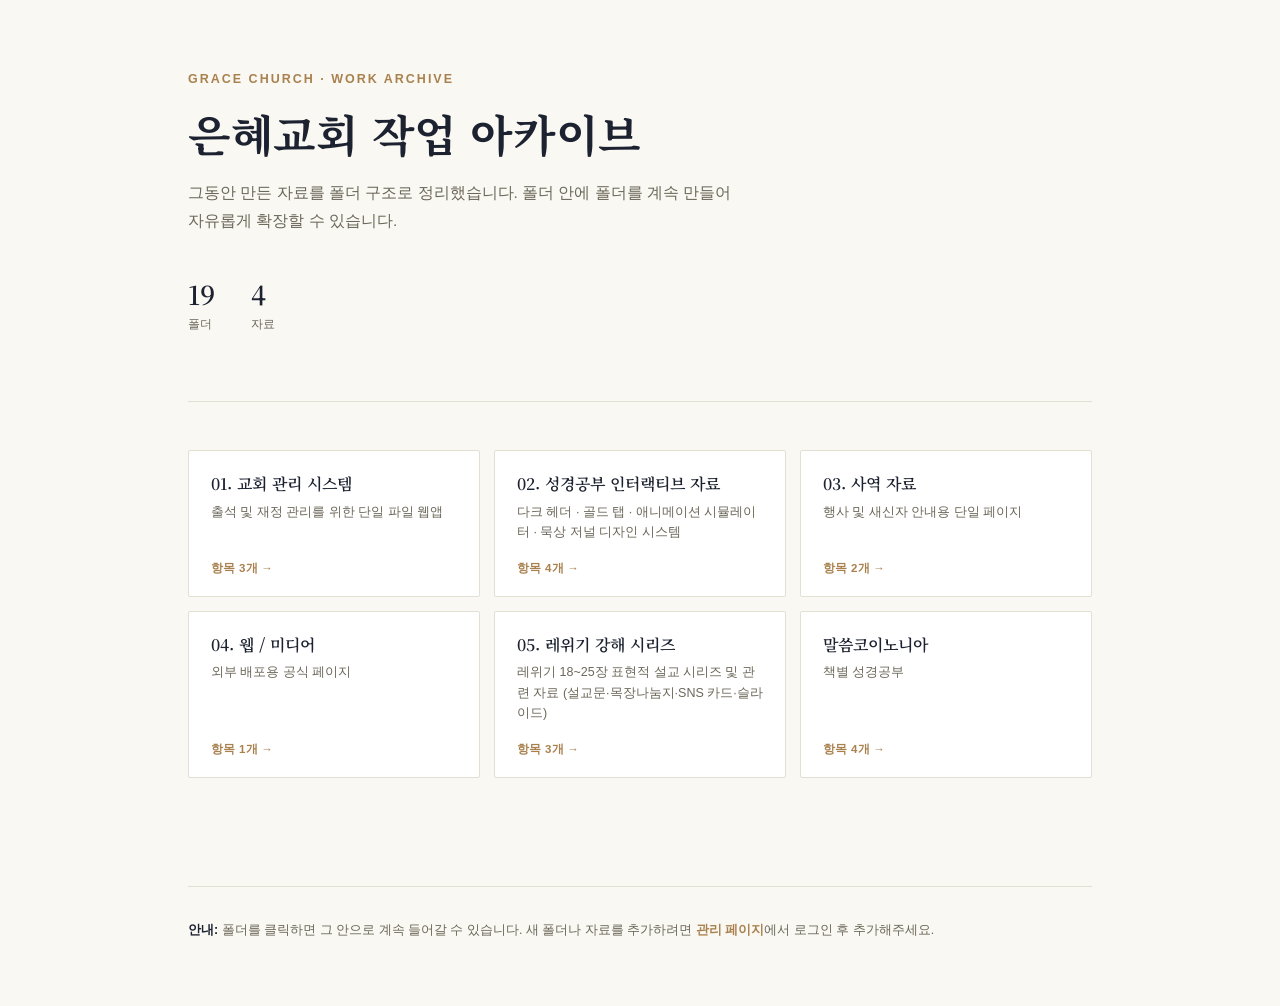
<file: index.html>
<!DOCTYPE html>
<html lang="ko">
<head>
<meta charset="UTF-8">
<meta name="viewport" content="width=device-width, initial-scale=1.0">
<title>은혜교회 · 작업 아카이브</title>
<link rel="preconnect" href="https://fonts.googleapis.com">
<link href="https://fonts.googleapis.com/css2?family=Noto+Serif+KR:wght@400;500;600;700&family=Pretendard:wght@400;500;600&display=swap" rel="stylesheet">
<link rel="stylesheet" href="style.css">
</head>
<body>

<div class="wrap">
  <div class="breadcrumb" id="breadcrumb" style="display:none;"></div>

  <header class="hero">
    <div class="eyebrow" id="eyebrow">GRACE CHURCH · WORK ARCHIVE</div>
    <h1 id="page-title">은혜교회 작업 아카이브</h1>
    <p id="page-desc"></p>
    <div class="hero-count" id="hero-count"></div>
    <div id="admin-actions" style="margin-top:20px;"></div>
  </header>

  <section class="category" style="padding-top:48px;">
    <div class="grid" id="folder-grid"></div>
    <div class="file-list" id="file-list"></div>
    <div class="empty-state" id="empty-state" style="display:none;">
      이 폴더 안에는 아직 내용이 없습니다.<br>
      <a href="/admin/">관리 페이지</a>에서 폴더나 자료를 추가해보세요.
    </div>
  </section>

  <footer>
    <strong>안내:</strong> 폴더를 클릭하면 그 안으로 계속 들어갈 수 있습니다. 새 폴더나 자료를 추가하려면
    <a href="/admin/">관리 페이지</a>에서 로그인 후 추가해주세요.
  </footer>
</div>

<script src="https://identity.netlify.com/v1/netlify-identity-widget.js"></script>
<script>
  let isAdmin = false;
  let identityReady = false;
  let siteData = null;

  if (window.netlifyIdentity) {
    window.netlifyIdentity.on('init', user => {
      isAdmin = !!user;
      identityReady = true;
      window.netlifyIdentity.on('login', () => { isAdmin = true; renderPage(); });
      window.netlifyIdentity.on('logout', () => { isAdmin = false; renderPage(); });
      renderPage();
    });
    window.netlifyIdentity.init();
  } else {
    identityReady = true;
  }
</script>

<script>
  function findNode(node, pathIndices) {
    let current = node;
    const trail = [{ title: current.title }];
    for (const idx of pathIndices) {
      const next = (current.children || [])[idx];
      if (!next || next.type !== 'folder') return null;
      current = next;
      trail.push({ title: current.title });
    }
    return { node: current, trail };
  }

  fetch('content/data.json')
    .then(res => res.json())
    .then(data => {
      siteData = data;
      renderPage();
    });

  function renderPage() {
    if (!siteData || !identityReady) return;
    const data = siteData;
      const params = new URLSearchParams(location.search);
      const pathParam = params.get('path');
      const pathIndices = pathParam ? pathParam.split(',').filter(x => x !== '').map(Number) : [];

      const result = findNode({ title: data.siteTitle, children: data.root.children }, pathIndices);

      if (!result) {
        document.querySelector('.wrap').innerHTML = `
          <div style="padding:80px 0;text-align:center;">
            <p style="font-family:'Noto Serif KR',serif;font-size:20px;margin-bottom:16px;">폴더를 찾을 수 없습니다.</p>
            <a href="index.html" style="color:#A9814E;font-weight:600;">← 처음으로 돌아가기</a>
          </div>`;
        return;
      }

      const { node, trail } = result;
      const isRoot = pathIndices.length === 0;

      document.title = `${isRoot ? data.siteTitle : node.title} · 은혜교회 작업 아카이브`;

      if (!isRoot) {
        const crumb = document.getElementById('breadcrumb');
        crumb.style.display = 'block';
        crumb.innerHTML = trail.map((t, i) => {
          if (i === trail.length - 1) return `<span class="current">${t.title}</span>`;
          const p = pathIndices.slice(0, i).join(',');
          return `<a href="index.html${i === 0 ? '' : '?path=' + encodeURIComponent(p)}">${t.title}</a><span class="sep">/</span>`;
        }).join('');
      }

      document.getElementById('eyebrow').textContent = isRoot ? 'GRACE CHURCH · WORK ARCHIVE' : 'FOLDER';
      document.getElementById('page-title').textContent = isRoot ? data.siteTitle : node.title;
      document.getElementById('page-desc').textContent = isRoot ? data.siteDesc : (node.desc || '');

      const adminActions = document.getElementById('admin-actions');
      adminActions.innerHTML = '';
      if (isAdmin) {
        if (isRoot) {
          adminActions.innerHTML = `<a class="btn btn-view" style="display:inline-block;padding:9px 18px;" href="/admin/#/collections/categories/new">+ 새 최상위 폴더</a>`;
        } else {
          const rootSlug = data.root.children[pathIndices[0]] && data.root.children[pathIndices[0]].slug;
          if (rootSlug) {
            adminActions.innerHTML = `<a class="btn btn-view" style="display:inline-block;padding:9px 18px;" href="/admin/#/collections/categories/entries/${encodeURIComponent(rootSlug)}">✎ 이 폴더 관리하기</a>`;
          }
        }
      }

      const children = node.children || [];
      const folders = children.filter(c => c.type === 'folder');
      const files = children.filter(c => c.type === 'file');

      if (isRoot) {
        let totalFolders = 0, totalFiles = 0;
        const countAll = (n) => {
          (n.children || []).forEach(c => {
            if (c.type === 'folder') { totalFolders++; countAll(c); }
            else { totalFiles++; }
          });
        };
        countAll(data.root);
        document.getElementById('hero-count').innerHTML = `
          <div>${totalFolders}<span>폴더</span></div>
          <div>${totalFiles}<span>자료</span></div>
        `;
      }

      const grid = document.getElementById('folder-grid');
      grid.innerHTML = '';
      children.forEach((child, idx) => {
        if (child.type !== 'folder') return;
        const newPath = [...pathIndices, idx].join(',');
        const subCount = (child.children || []).length;
        const a = document.createElement('a');
        a.className = 'card';
        a.href = `index.html?path=${encodeURIComponent(newPath)}`;
        a.innerHTML = `
          <h3 class="card-title">${child.title}</h3>
          <p class="card-desc">${child.desc || ''}</p>
          <div class="card-meta">항목 ${subCount}개 →</div>
          ${isRoot && isAdmin && child.slug ? `<a class="admin-edit-link" href="/admin/#/collections/categories/entries/${encodeURIComponent(child.slug)}" onclick="event.stopPropagation();" style="position:absolute;top:14px;right:14px;font-size:11px;color:#A9814E;font-weight:600;">✎ 편집</a>` : ''}
        `;
        if (isRoot && isAdmin) a.style.position = 'relative';
        grid.appendChild(a);
      });

      const list = document.getElementById('file-list');
      list.innerHTML = '';
      files.forEach(file => {
        const row = document.createElement('div');
        row.className = 'file-row';
        row.innerHTML = `
          <div class="file-info">
            <p class="file-name">${(file.name || '').replace(/\.[a-zA-Z0-9]{1,6}$/, '')}</p>
            <p class="file-desc">${file.desc || ''}</p>
          </div>
          <div class="file-actions">
            <a class="btn btn-view" href="${file.file}" target="_blank">열람</a>
            ${isAdmin ? `<a class="btn btn-download" href="${file.file}" download>다운로드</a>` : ''}
          </div>
        `;
        list.appendChild(row);
      });

      if (folders.length === 0 && files.length === 0) {
        document.getElementById('empty-state').style.display = 'block';
      } else {
        document.getElementById('empty-state').style.display = 'none';
      }
  }
</script>

</body>
</html>
</file>
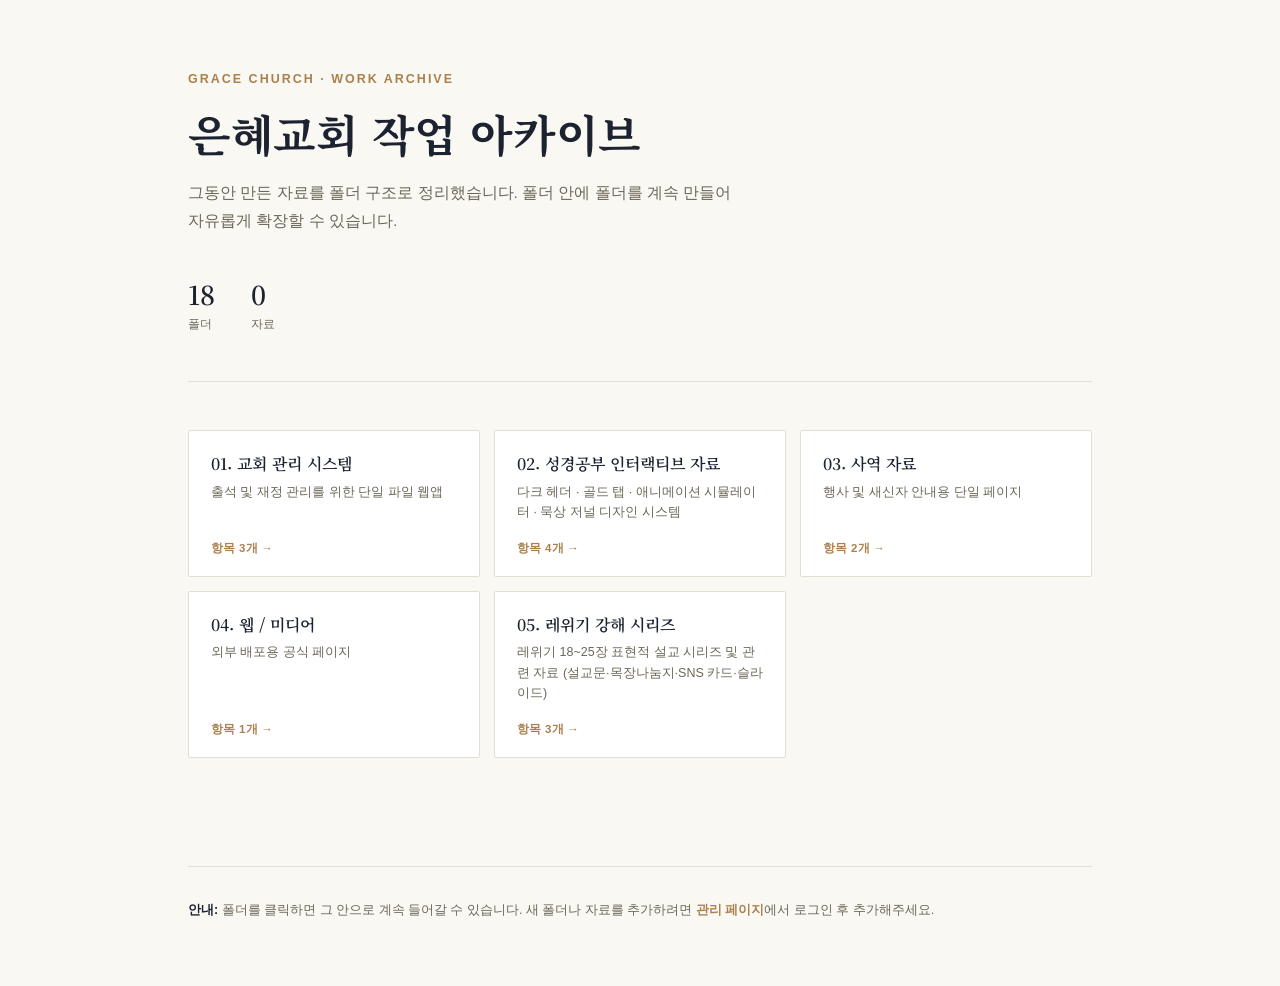
<file: 은혜교회 말씀 자료/index.html>
<!DOCTYPE html>
<html lang="ko">
<head>
<meta charset="UTF-8">
<meta name="viewport" content="width=device-width, initial-scale=1.0">
<title>은혜교회 · 작업 아카이브</title>
<link rel="preconnect" href="https://fonts.googleapis.com">
<link href="https://fonts.googleapis.com/css2?family=Noto+Serif+KR:wght@400;500;600;700&family=Pretendard:wght@400;500;600&display=swap" rel="stylesheet">
<link rel="stylesheet" href="style.css">
</head>
<body>

<div class="wrap">
  <div class="breadcrumb" id="breadcrumb" style="display:none;"></div>

  <header class="hero">
    <div class="eyebrow" id="eyebrow">GRACE CHURCH · WORK ARCHIVE</div>
    <h1 id="page-title">은혜교회 작업 아카이브</h1>
    <p id="page-desc"></p>
    <div class="hero-count" id="hero-count"></div>
  </header>

  <section class="category" style="padding-top:48px;">
    <div class="grid" id="folder-grid"></div>
    <div class="file-list" id="file-list"></div>
    <div class="empty-state" id="empty-state" style="display:none;">
      이 폴더 안에는 아직 내용이 없습니다.<br>
      <a href="/admin/">관리 페이지</a>에서 폴더나 자료를 추가해보세요.
    </div>
  </section>

  <footer>
    <strong>안내:</strong> 폴더를 클릭하면 그 안으로 계속 들어갈 수 있습니다. 새 폴더나 자료를 추가하려면
    <a href="/admin/">관리 페이지</a>에서 로그인 후 추가해주세요.
  </footer>
</div>

<script src="https://identity.netlify.com/v1/netlify-identity-widget.js"></script>
<script>
  let isAdmin = false;
  let identityReady = false;
  let siteData = null;

  if (window.netlifyIdentity) {
    window.netlifyIdentity.on('init', user => {
      isAdmin = !!user;
      identityReady = true;
      window.netlifyIdentity.on('login', () => { isAdmin = true; renderPage(); });
      window.netlifyIdentity.on('logout', () => { isAdmin = false; renderPage(); });
      renderPage();
    });
    window.netlifyIdentity.init();
  } else {
    identityReady = true;
  }
</script>

<script>
  function findNode(node, pathIndices) {
    let current = node;
    const trail = [{ title: current.title }];
    for (const idx of pathIndices) {
      const next = (current.children || [])[idx];
      if (!next || next.type !== 'folder') return null;
      current = next;
      trail.push({ title: current.title });
    }
    return { node: current, trail };
  }

  fetch('content/data.json')
    .then(res => res.json())
    .then(data => {
      siteData = data;
      renderPage();
    });

  function renderPage() {
    if (!siteData || !identityReady) return;
    const data = siteData;
      const params = new URLSearchParams(location.search);
      const pathParam = params.get('path');
      const pathIndices = pathParam ? pathParam.split(',').filter(x => x !== '').map(Number) : [];

      const result = findNode({ title: data.siteTitle, children: data.root.children }, pathIndices);

      if (!result) {
        document.querySelector('.wrap').innerHTML = `
          <div style="padding:80px 0;text-align:center;">
            <p style="font-family:'Noto Serif KR',serif;font-size:20px;margin-bottom:16px;">폴더를 찾을 수 없습니다.</p>
            <a href="index.html" style="color:#A9814E;font-weight:600;">← 처음으로 돌아가기</a>
          </div>`;
        return;
      }

      const { node, trail } = result;
      const isRoot = pathIndices.length === 0;

      document.title = `${isRoot ? data.siteTitle : node.title} · 은혜교회 작업 아카이브`;

      if (!isRoot) {
        const crumb = document.getElementById('breadcrumb');
        crumb.style.display = 'block';
        crumb.innerHTML = trail.map((t, i) => {
          if (i === trail.length - 1) return `<span class="current">${t.title}</span>`;
          const p = pathIndices.slice(0, i).join(',');
          return `<a href="index.html${i === 0 ? '' : '?path=' + encodeURIComponent(p)}">${t.title}</a><span class="sep">/</span>`;
        }).join('');
      }

      document.getElementById('eyebrow').textContent = isRoot ? 'GRACE CHURCH · WORK ARCHIVE' : 'FOLDER';
      document.getElementById('page-title').textContent = isRoot ? data.siteTitle : node.title;
      document.getElementById('page-desc').textContent = isRoot ? data.siteDesc : (node.desc || '');

      const children = node.children || [];
      const folders = children.filter(c => c.type === 'folder');
      const files = children.filter(c => c.type === 'file');

      if (isRoot) {
        let totalFolders = 0, totalFiles = 0;
        const countAll = (n) => {
          (n.children || []).forEach(c => {
            if (c.type === 'folder') { totalFolders++; countAll(c); }
            else { totalFiles++; }
          });
        };
        countAll(data.root);
        document.getElementById('hero-count').innerHTML = `
          <div>${totalFolders}<span>폴더</span></div>
          <div>${totalFiles}<span>자료</span></div>
        `;
      }

      const grid = document.getElementById('folder-grid');
      grid.innerHTML = '';
      children.forEach((child, idx) => {
        if (child.type !== 'folder') return;
        const newPath = [...pathIndices, idx].join(',');
        const subCount = (child.children || []).length;
        const a = document.createElement('a');
        a.className = 'card';
        a.href = `index.html?path=${encodeURIComponent(newPath)}`;
        a.innerHTML = `
          <h3 class="card-title">${child.title}</h3>
          <p class="card-desc">${child.desc || ''}</p>
          <div class="card-meta">항목 ${subCount}개 →</div>
        `;
        grid.appendChild(a);
      });

      const list = document.getElementById('file-list');
      list.innerHTML = '';
      files.forEach(file => {
        const row = document.createElement('div');
        row.className = 'file-row';
        row.innerHTML = `
          <div class="file-info">
            <p class="file-name">${file.name}</p>
            <p class="file-desc">${file.desc || ''}</p>
          </div>
          <div class="file-actions">
            <a class="btn btn-view" href="${file.file}" target="_blank">열람</a>
            ${isAdmin ? `<a class="btn btn-download" href="${file.file}" download>다운로드</a>` : ''}
          </div>
        `;
        list.appendChild(row);
      });

      if (folders.length === 0 && files.length === 0) {
        document.getElementById('empty-state').style.display = 'block';
      } else {
        document.getElementById('empty-state').style.display = 'none';
      }
  }
</script>

</body>
</html>
</file>
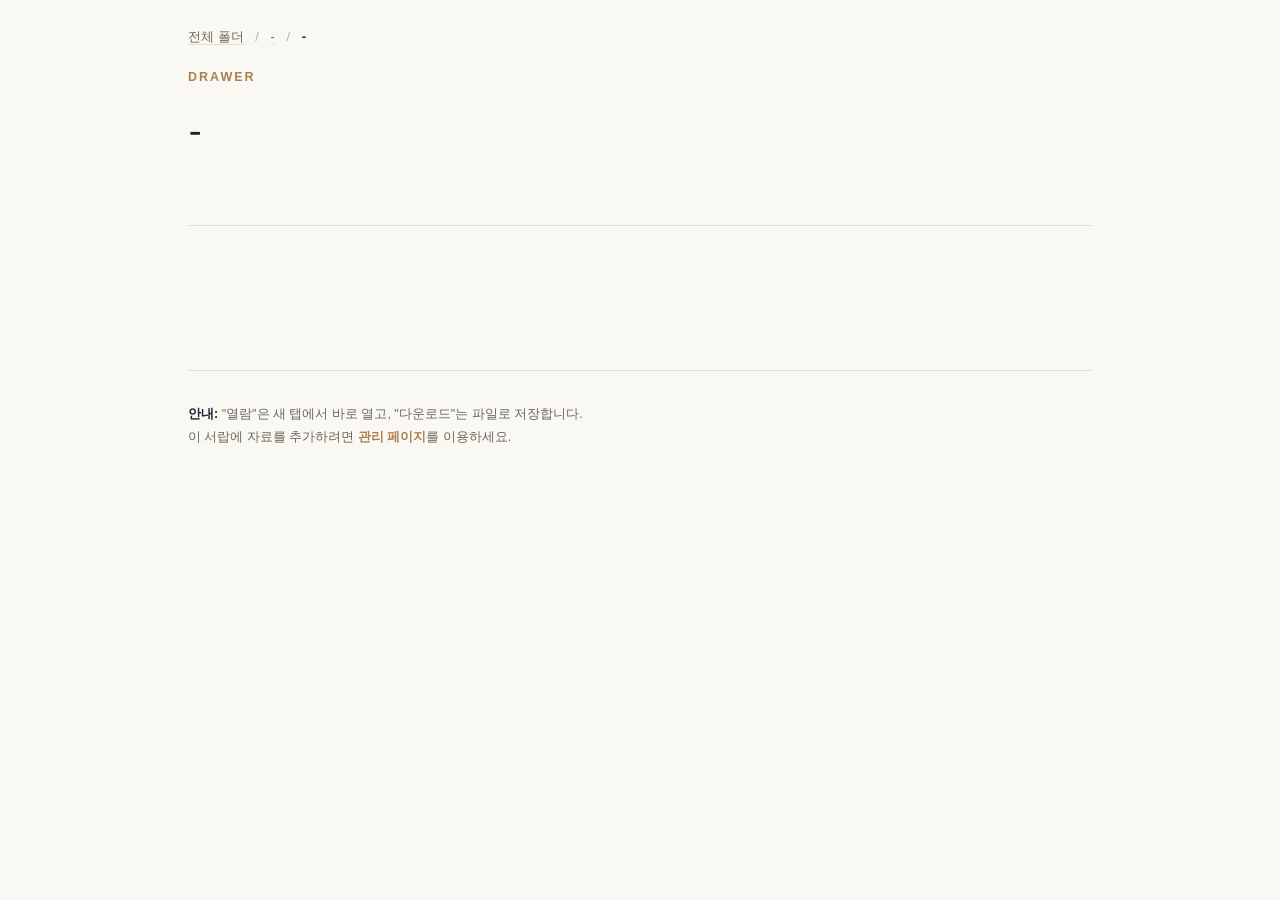
<file: drawer.html>
<!DOCTYPE html>
<html lang="ko">
<head>
<meta charset="UTF-8">
<meta name="viewport" content="width=device-width, initial-scale=1.0">
<title>서랍 · 은혜교회 작업 아카이브</title>
<link rel="preconnect" href="https://fonts.googleapis.com">
<link href="https://fonts.googleapis.com/css2?family=Noto+Serif+KR:wght@400;500;600;700&family=Pretendard:wght@400;500;600&display=swap" rel="stylesheet">
<link rel="stylesheet" href="style.css">
</head>
<body>

<div class="wrap">
  <div class="breadcrumb">
    <a href="index.html">전체 폴더</a>
    <span class="sep">/</span>
    <a href="#" id="crumb-folder-link">-</a>
    <span class="sep">/</span>
    <span class="current" id="crumb-drawer">-</span>
  </div>

  <header class="hero" style="padding-top:24px;">
    <div class="eyebrow" id="drawer-eyebrow">DRAWER</div>
    <h1 id="drawer-title">-</h1>
    <p id="drawer-desc"></p>
  </header>

  <section class="category" style="padding-top:48px;">
    <div class="file-list" id="file-list"></div>
    <div class="empty-state" id="empty-state" style="display:none;">
      이 서랍에는 아직 넣어둔 자료가 없습니다.<br>
      <a href="/admin/">관리 페이지</a>에서 자료를 추가해보세요.
    </div>
  </section>

  <footer>
    <strong>안내:</strong> "열람"은 새 탭에서 바로 열고, "다운로드"는 파일로 저장합니다.<br>
    이 서랍에 자료를 추가하려면 <a href="/admin/">관리 페이지</a>를 이용하세요.
  </footer>
</div>

<script>
  const params = new URLSearchParams(location.search);
  const folderId = params.get('f');
  const drawerId = params.get('d');

  fetch('content/data.json')
    .then(res => res.json())
    .then(SITE_DATA => {
      const folder = SITE_DATA.folders.find(f => f.id === folderId);
      const drawer = folder ? folder.drawers.find(d => d.id === drawerId) : null;

      if (!folder || !drawer) {
        document.querySelector('.wrap').innerHTML = `
          <div style="padding:80px 0;text-align:center;">
            <p style="font-family:'Noto Serif KR',serif;font-size:20px;margin-bottom:16px;">서랍을 찾을 수 없습니다.</p>
            <a href="index.html" style="color:#A9814E;font-weight:600;">← 전체 폴더로 돌아가기</a>
          </div>`;
        return;
      }

      document.title = `${drawer.title} · 은혜교회 작업 아카이브`;
      document.getElementById('crumb-folder-link').textContent = folder.title;
      document.getElementById('crumb-folder-link').href = `folder.html?f=${encodeURIComponent(folder.id)}`;
      document.getElementById('crumb-drawer').textContent = drawer.title;
      document.getElementById('drawer-eyebrow').textContent = `${folder.title.toUpperCase()} · DRAWER`;
      document.getElementById('drawer-title').textContent = drawer.title;
      document.getElementById('drawer-desc').textContent = drawer.desc;

      const list = document.getElementById('file-list');
      if (drawer.files.length === 0) {
        document.getElementById('empty-state').style.display = 'block';
      } else {
        drawer.files.forEach(file => {
          const row = document.createElement('div');
          row.className = 'file-row';
          row.innerHTML = `
            <div class="file-info">
              <p class="file-name">${file.name}</p>
              <p class="file-desc">${file.desc || ''}</p>
            </div>
            <div class="file-actions">
              <a class="btn btn-view" href="${file.file}" target="_blank">열람</a>
              <a class="btn btn-download" href="${file.file}" download>다운로드</a>
            </div>
          `;
          list.appendChild(row);
        });
      }
    });
</script>

</body>
</html>
</file>
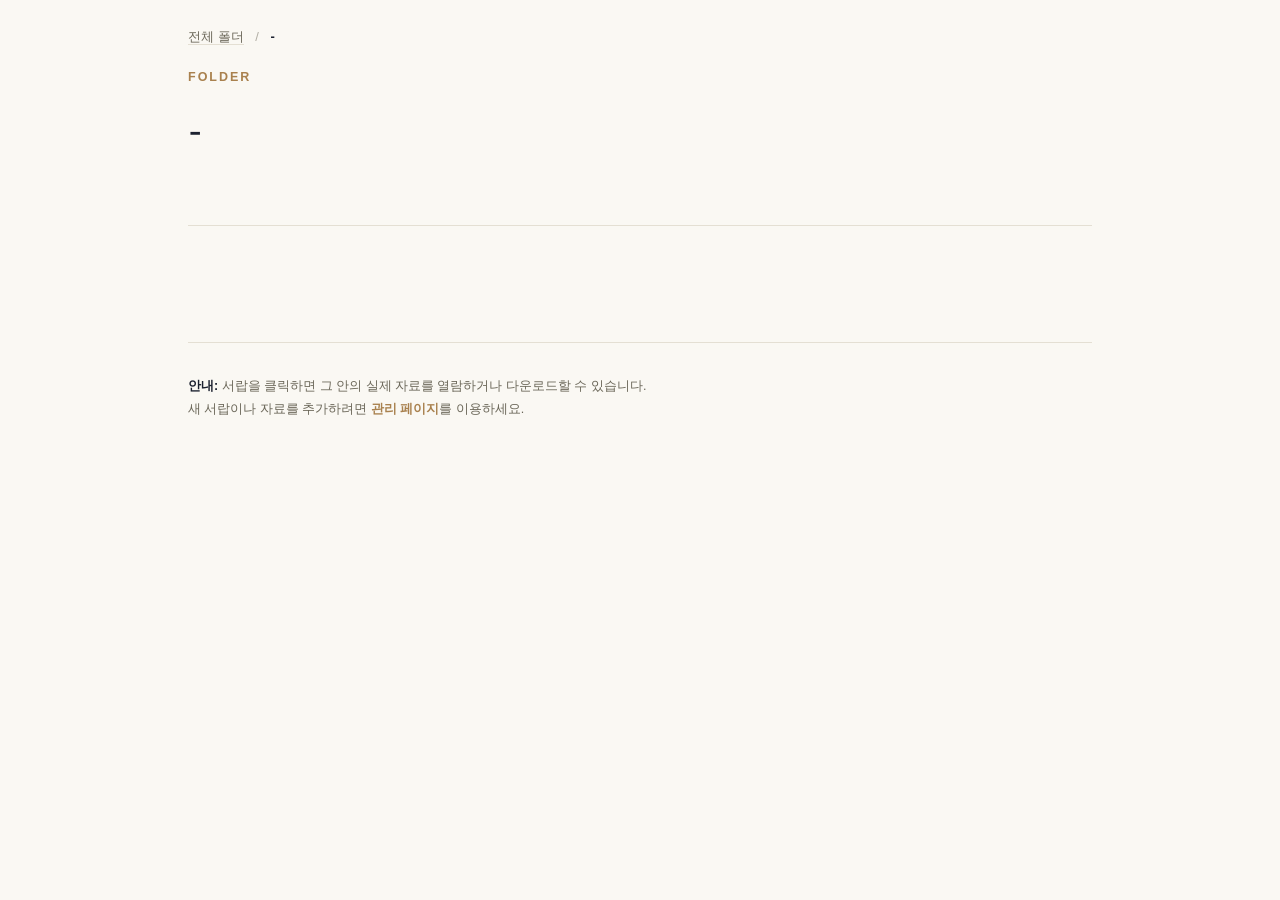
<file: folder.html>
<!DOCTYPE html>
<html lang="ko">
<head>
<meta charset="UTF-8">
<meta name="viewport" content="width=device-width, initial-scale=1.0">
<title>폴더 · 은혜교회 작업 아카이브</title>
<link rel="preconnect" href="https://fonts.googleapis.com">
<link href="https://fonts.googleapis.com/css2?family=Noto+Serif+KR:wght@400;500;600;700&family=Pretendard:wght@400;500;600&display=swap" rel="stylesheet">
<link rel="stylesheet" href="style.css">
</head>
<body>

<div class="wrap">
  <div class="breadcrumb">
    <a href="index.html">전체 폴더</a>
    <span class="sep">/</span>
    <span class="current" id="crumb-folder">-</span>
  </div>

  <header class="hero" style="padding-top:24px;">
    <div class="eyebrow" id="folder-num">FOLDER</div>
    <h1 id="folder-title">-</h1>
    <p id="folder-desc"></p>
  </header>

  <section class="category" style="padding-top:48px;">
    <div class="grid" id="drawer-grid"></div>
    <div class="empty-state" id="empty-state" style="display:none;">
      이 폴더 안에는 아직 서랍이 없습니다.<br>
      <a href="/admin/">관리 페이지</a>에서 서랍을 추가해보세요.
    </div>
  </section>

  <footer>
    <strong>안내:</strong> 서랍을 클릭하면 그 안의 실제 자료를 열람하거나 다운로드할 수 있습니다.<br>
    새 서랍이나 자료를 추가하려면 <a href="/admin/">관리 페이지</a>를 이용하세요.
  </footer>
</div>

<script>
  const params = new URLSearchParams(location.search);
  const folderId = params.get('f');

  fetch('content/data.json')
    .then(res => res.json())
    .then(SITE_DATA => {
      const folder = SITE_DATA.folders.find(f => f.id === folderId);

      if (!folder) {
        document.querySelector('.wrap').innerHTML = `
          <div style="padding:80px 0;text-align:center;">
            <p style="font-family:'Noto Serif KR',serif;font-size:20px;margin-bottom:16px;">폴더를 찾을 수 없습니다.</p>
            <a href="index.html" style="color:#A9814E;font-weight:600;">← 전체 폴더로 돌아가기</a>
          </div>`;
        return;
      }

      document.title = `${folder.title} · 은혜교회 작업 아카이브`;
      document.getElementById('crumb-folder').textContent = folder.title;
      document.getElementById('folder-num').textContent = `FOLDER ${folder.num}`;
      document.getElementById('folder-title').textContent = folder.title;
      document.getElementById('folder-desc').textContent = folder.desc;

      const grid = document.getElementById('drawer-grid');
      if (folder.drawers.length === 0) {
        document.getElementById('empty-state').style.display = 'block';
      } else {
        folder.drawers.forEach(drawer => {
          const a = document.createElement('a');
          a.className = 'card';
          a.href = `drawer.html?f=${encodeURIComponent(folder.id)}&d=${encodeURIComponent(drawer.id)}`;
          a.innerHTML = `
            <h3 class="card-title">${drawer.title}</h3>
            <p class="card-desc">${drawer.desc}</p>
            <div class="card-meta">자료 ${drawer.files.length}개 →</div>
          `;
          grid.appendChild(a);
        });
      }
    });
</script>

</body>
</html>
</file>
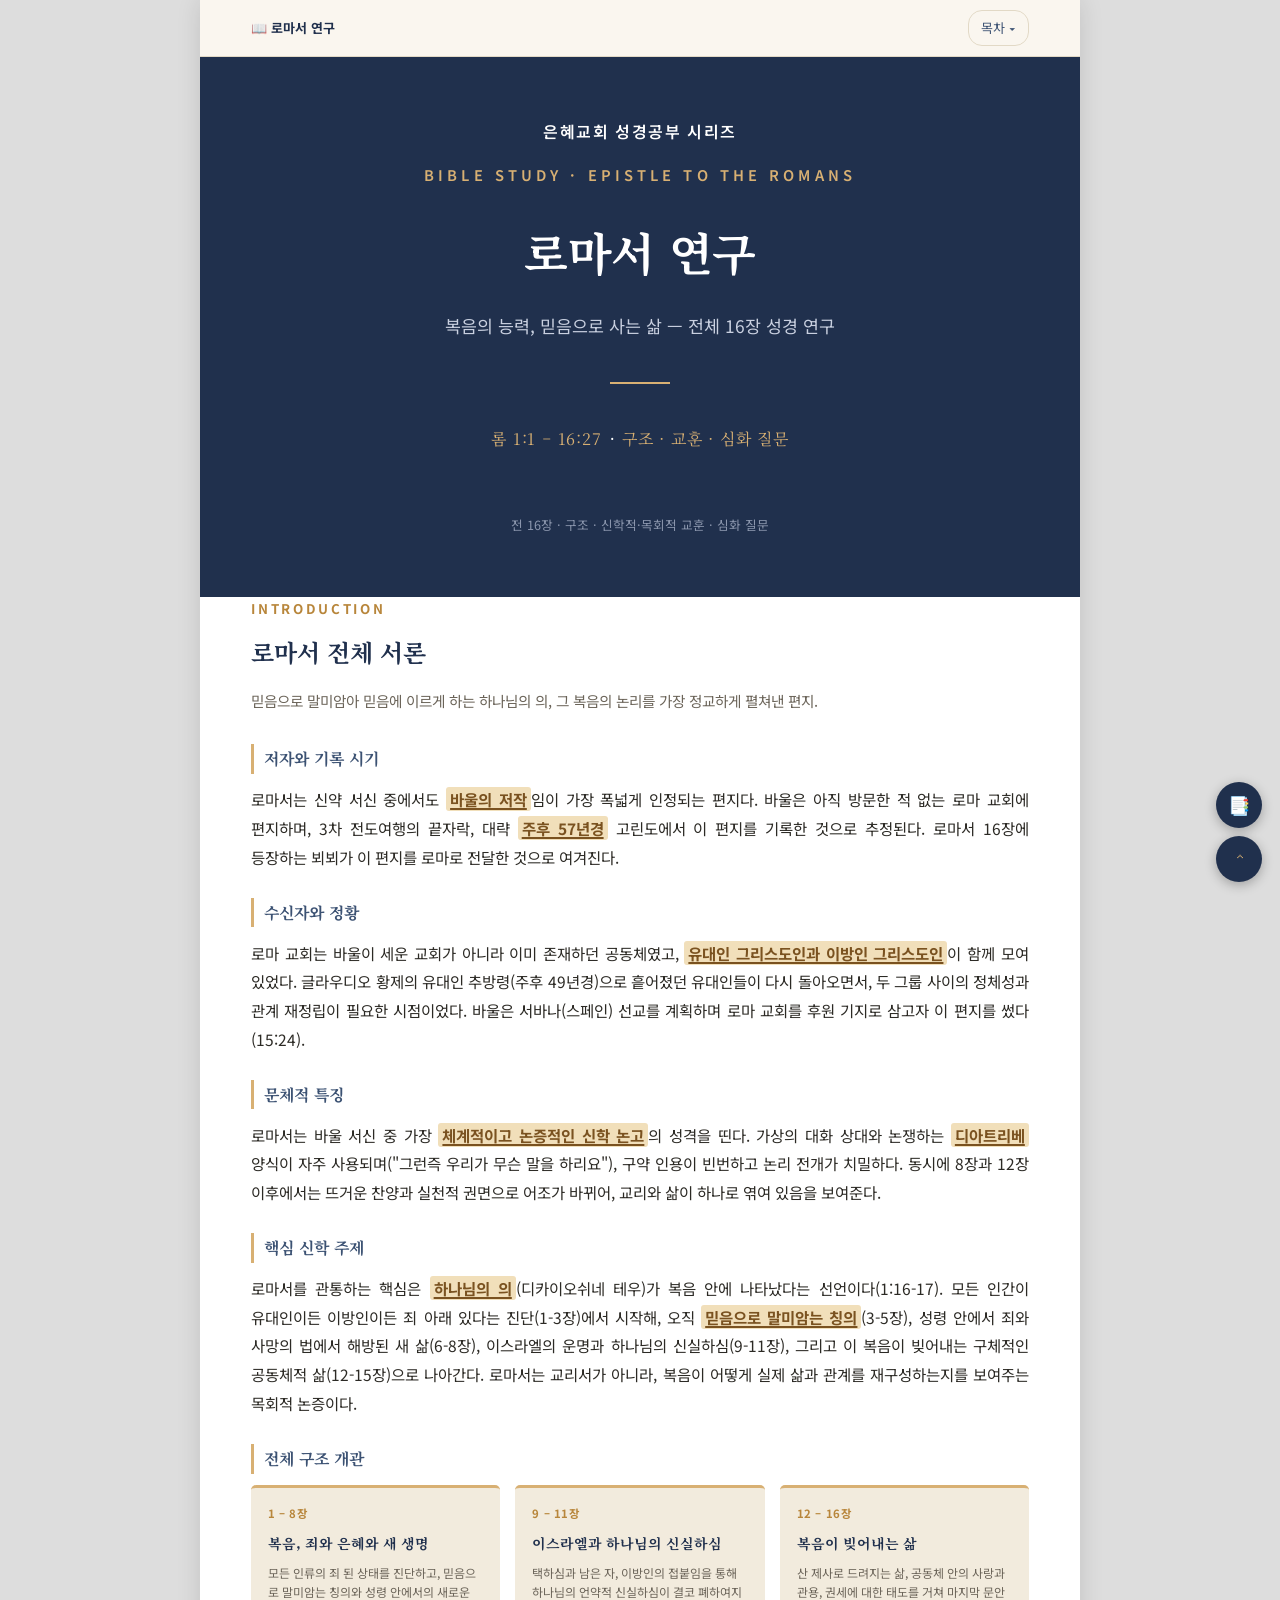
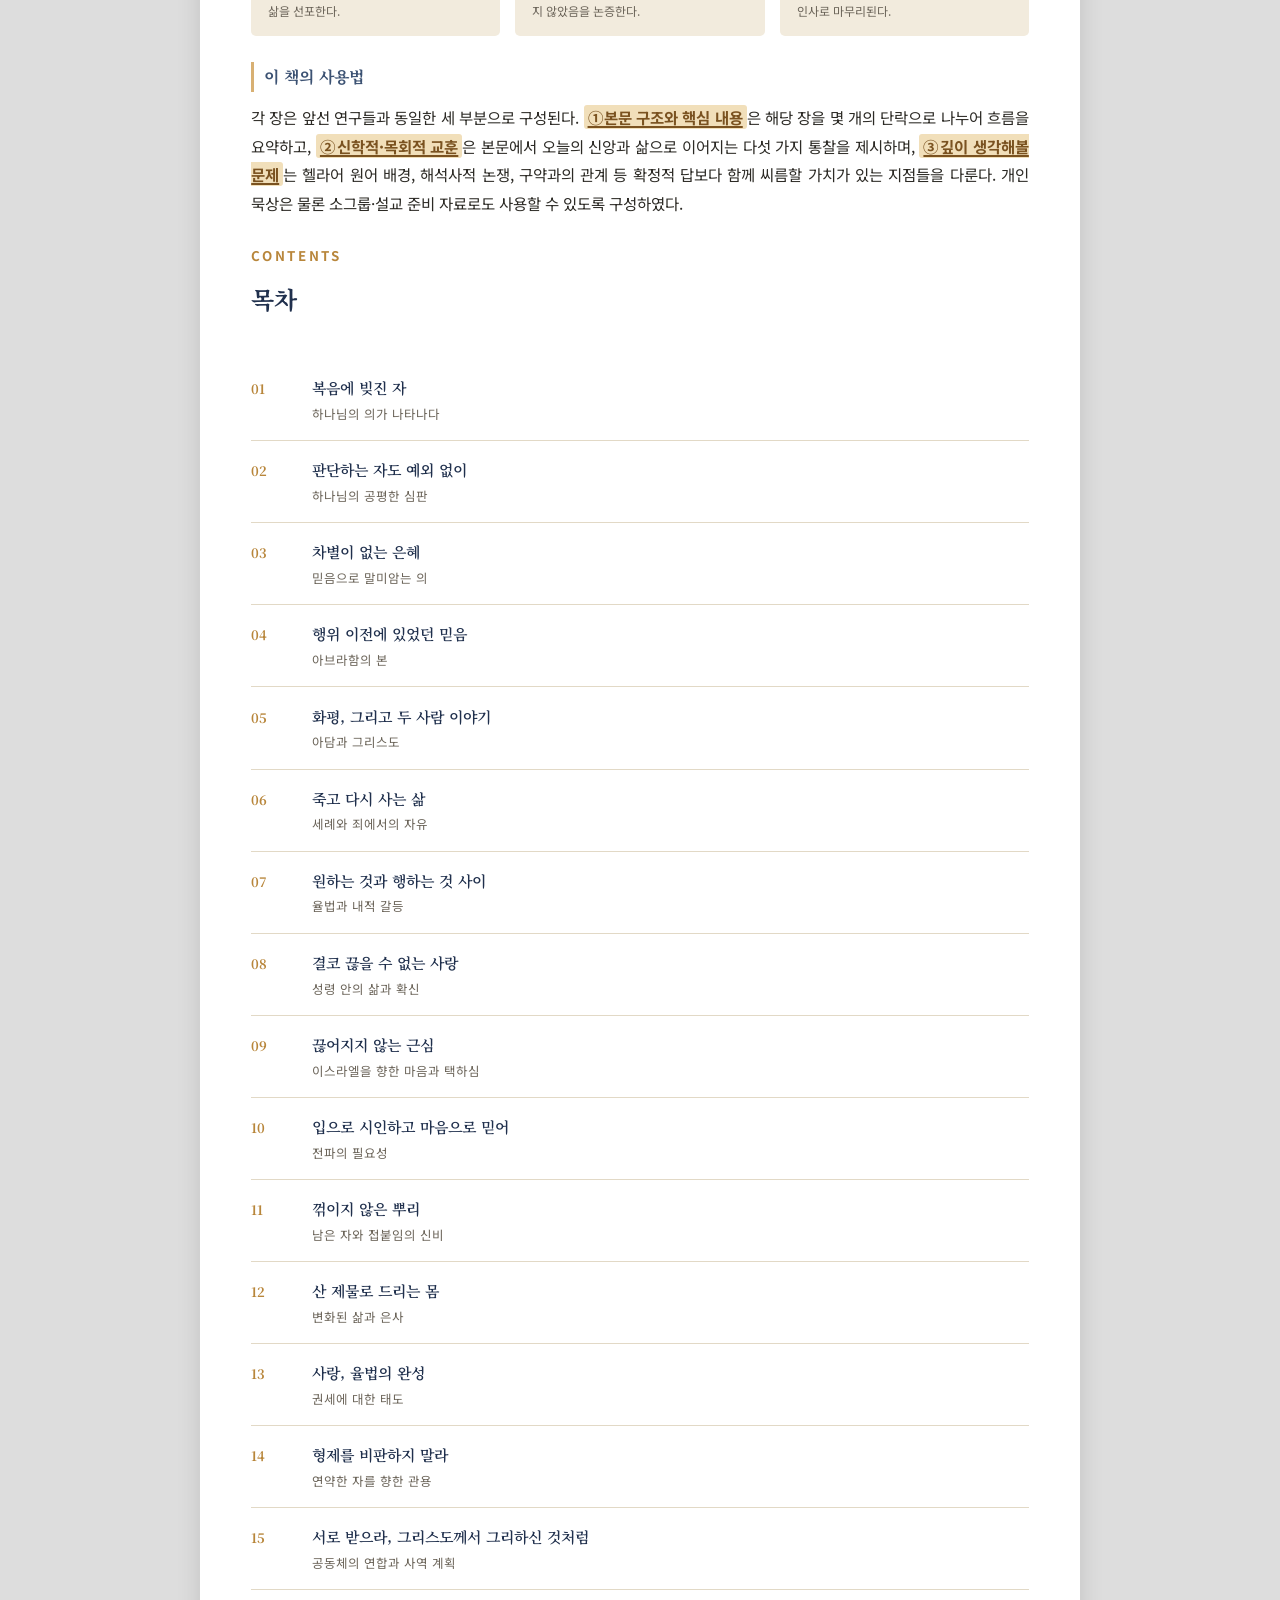
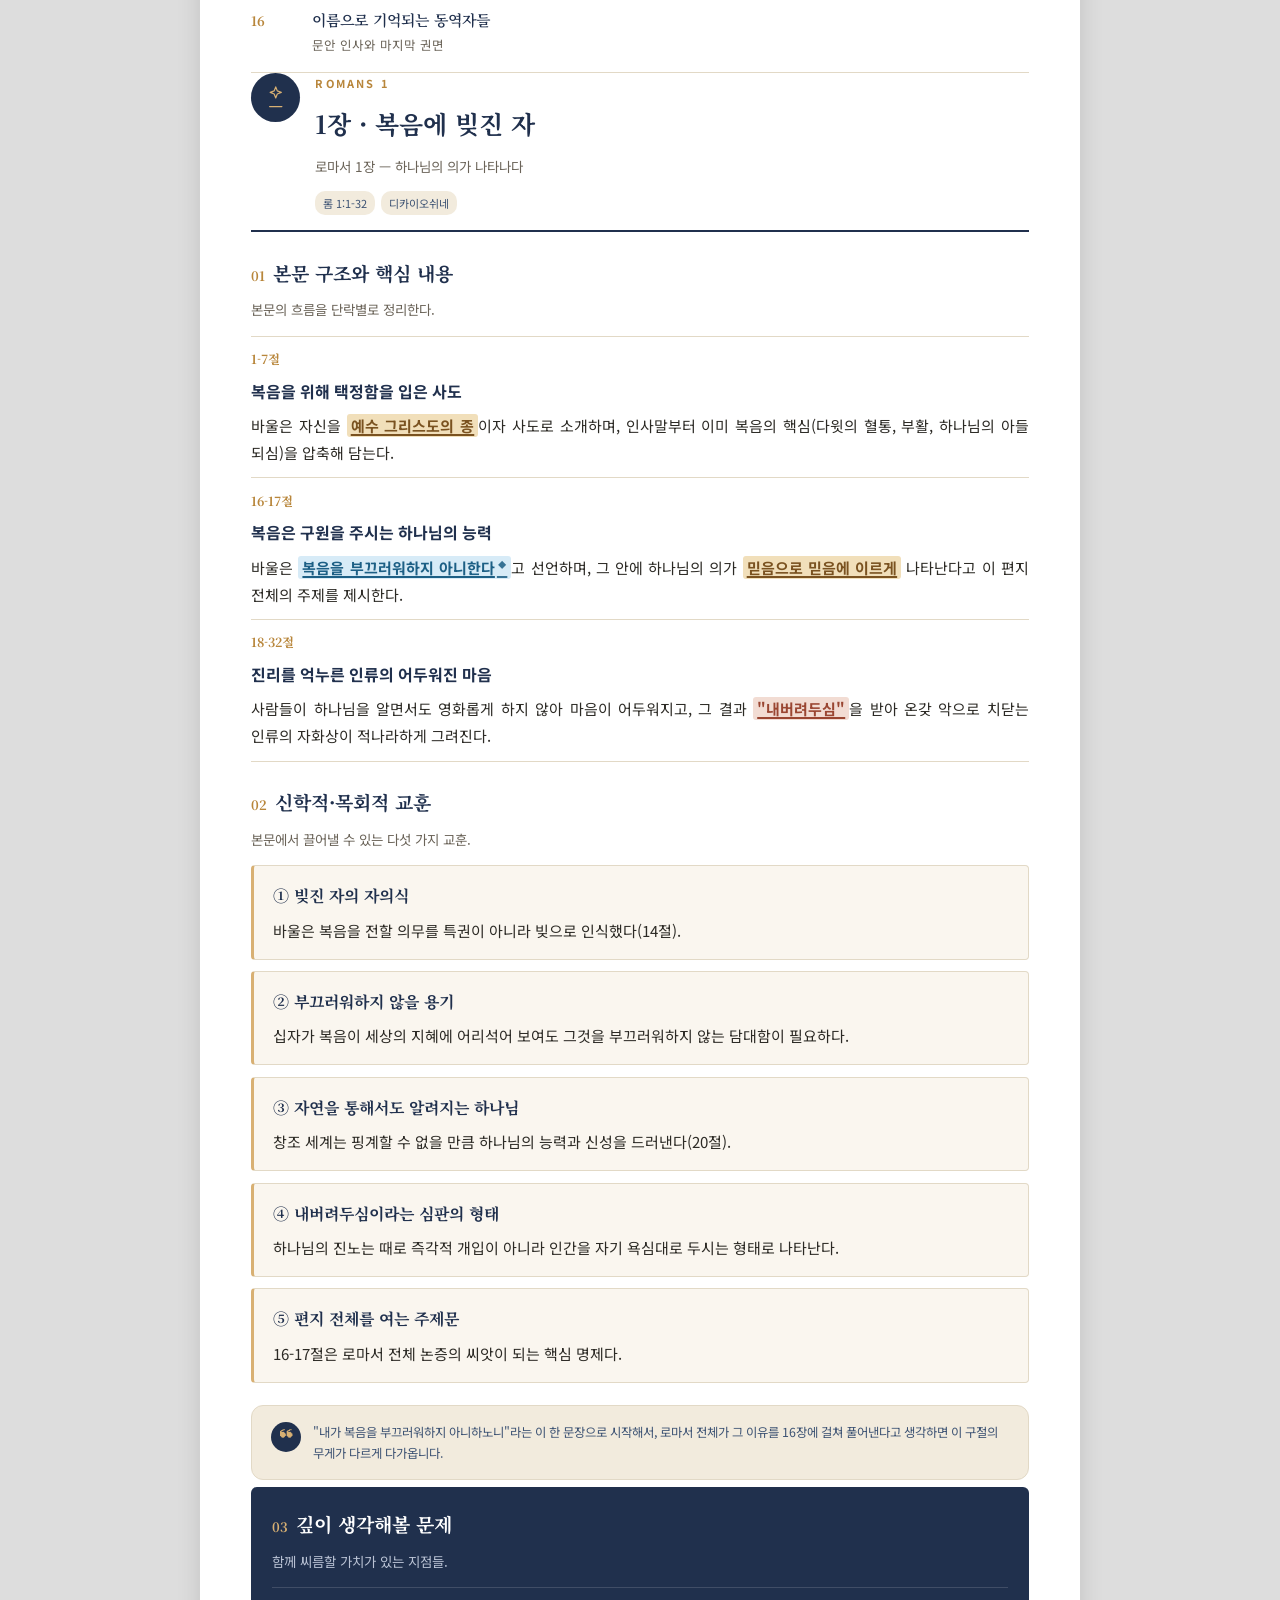
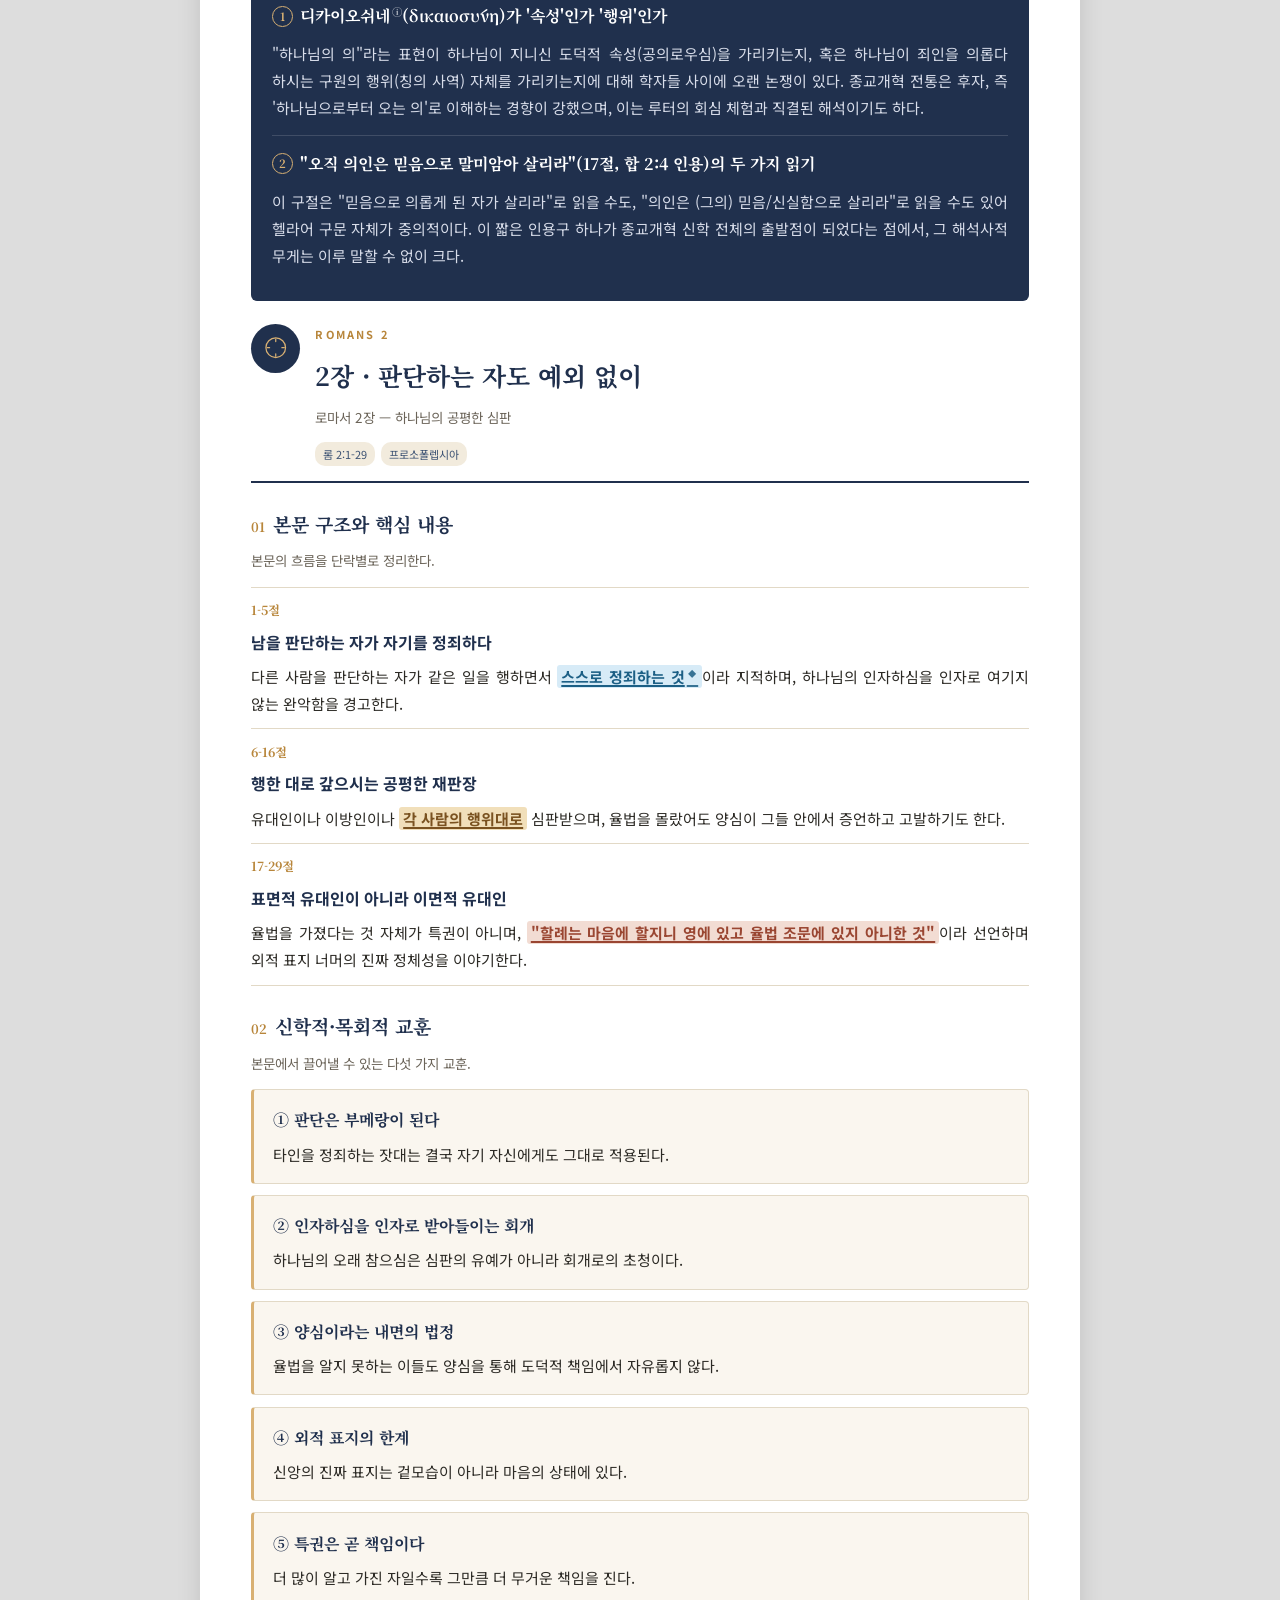
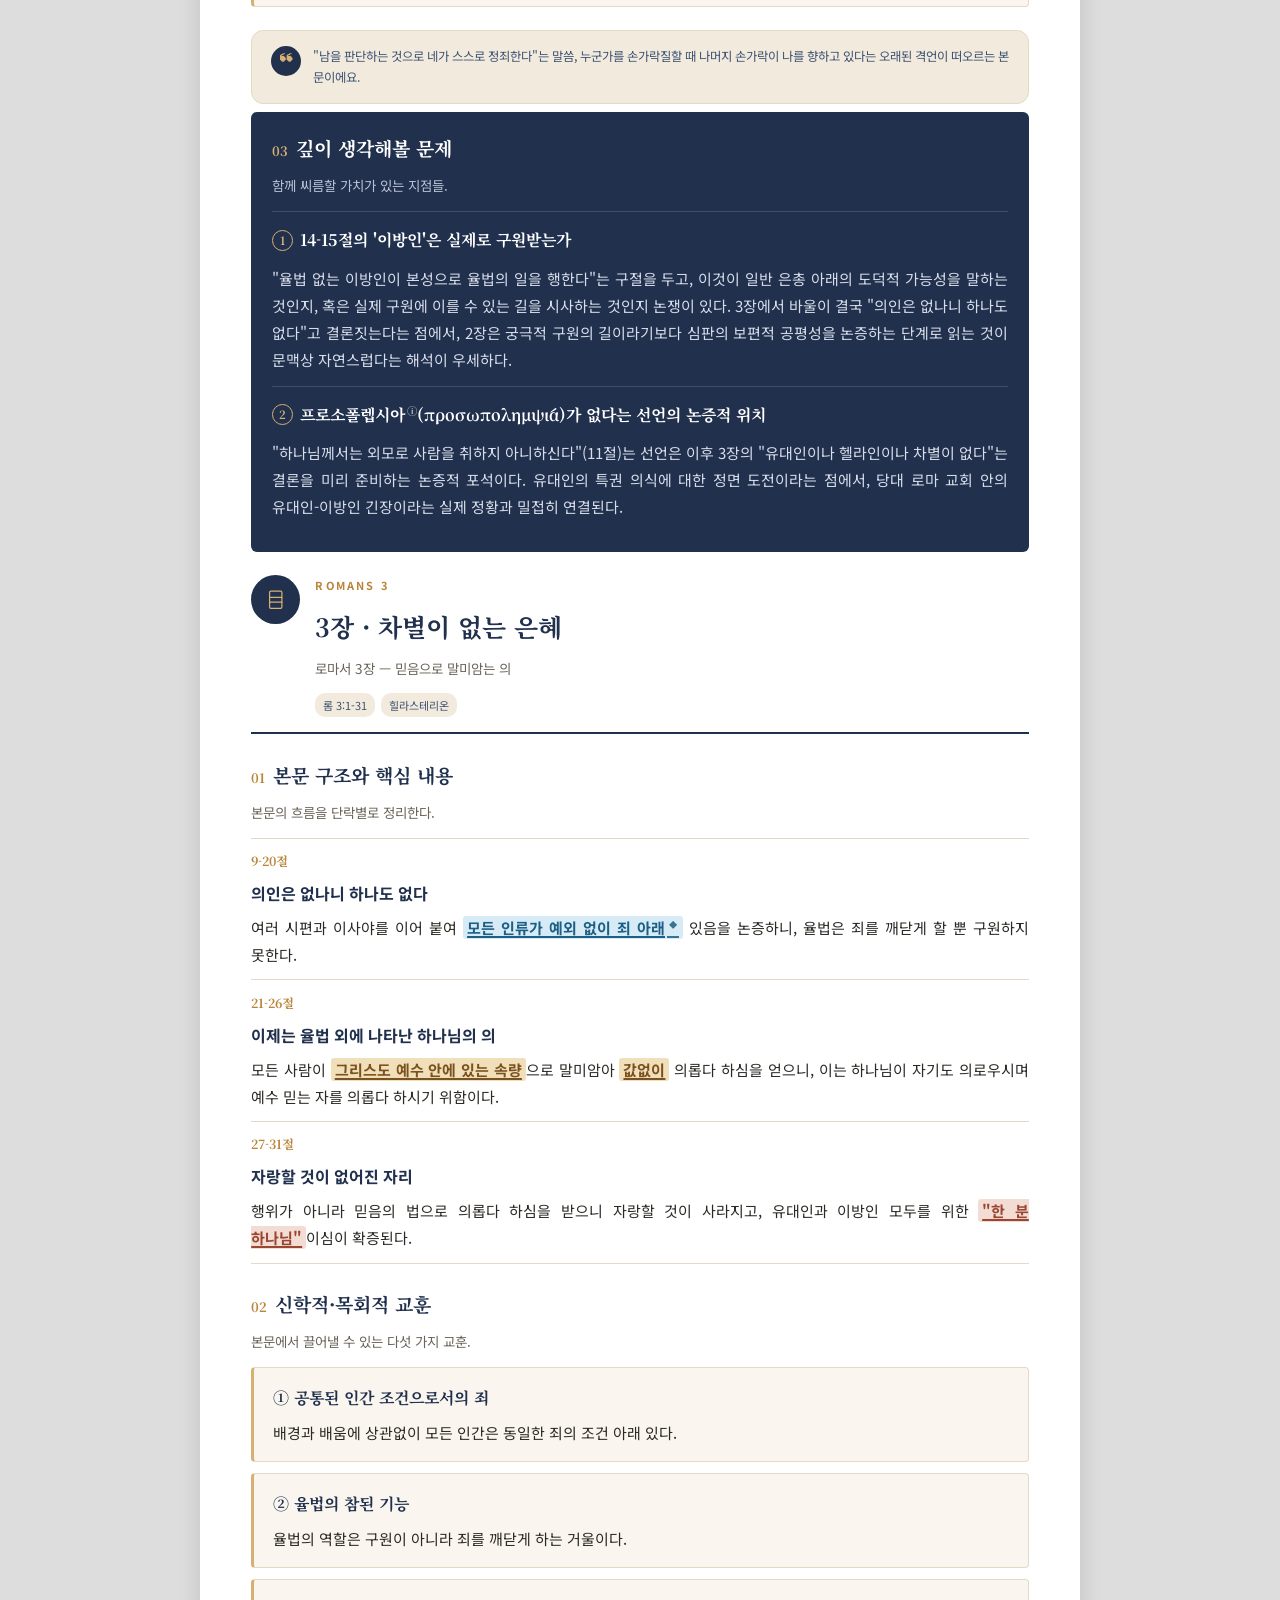
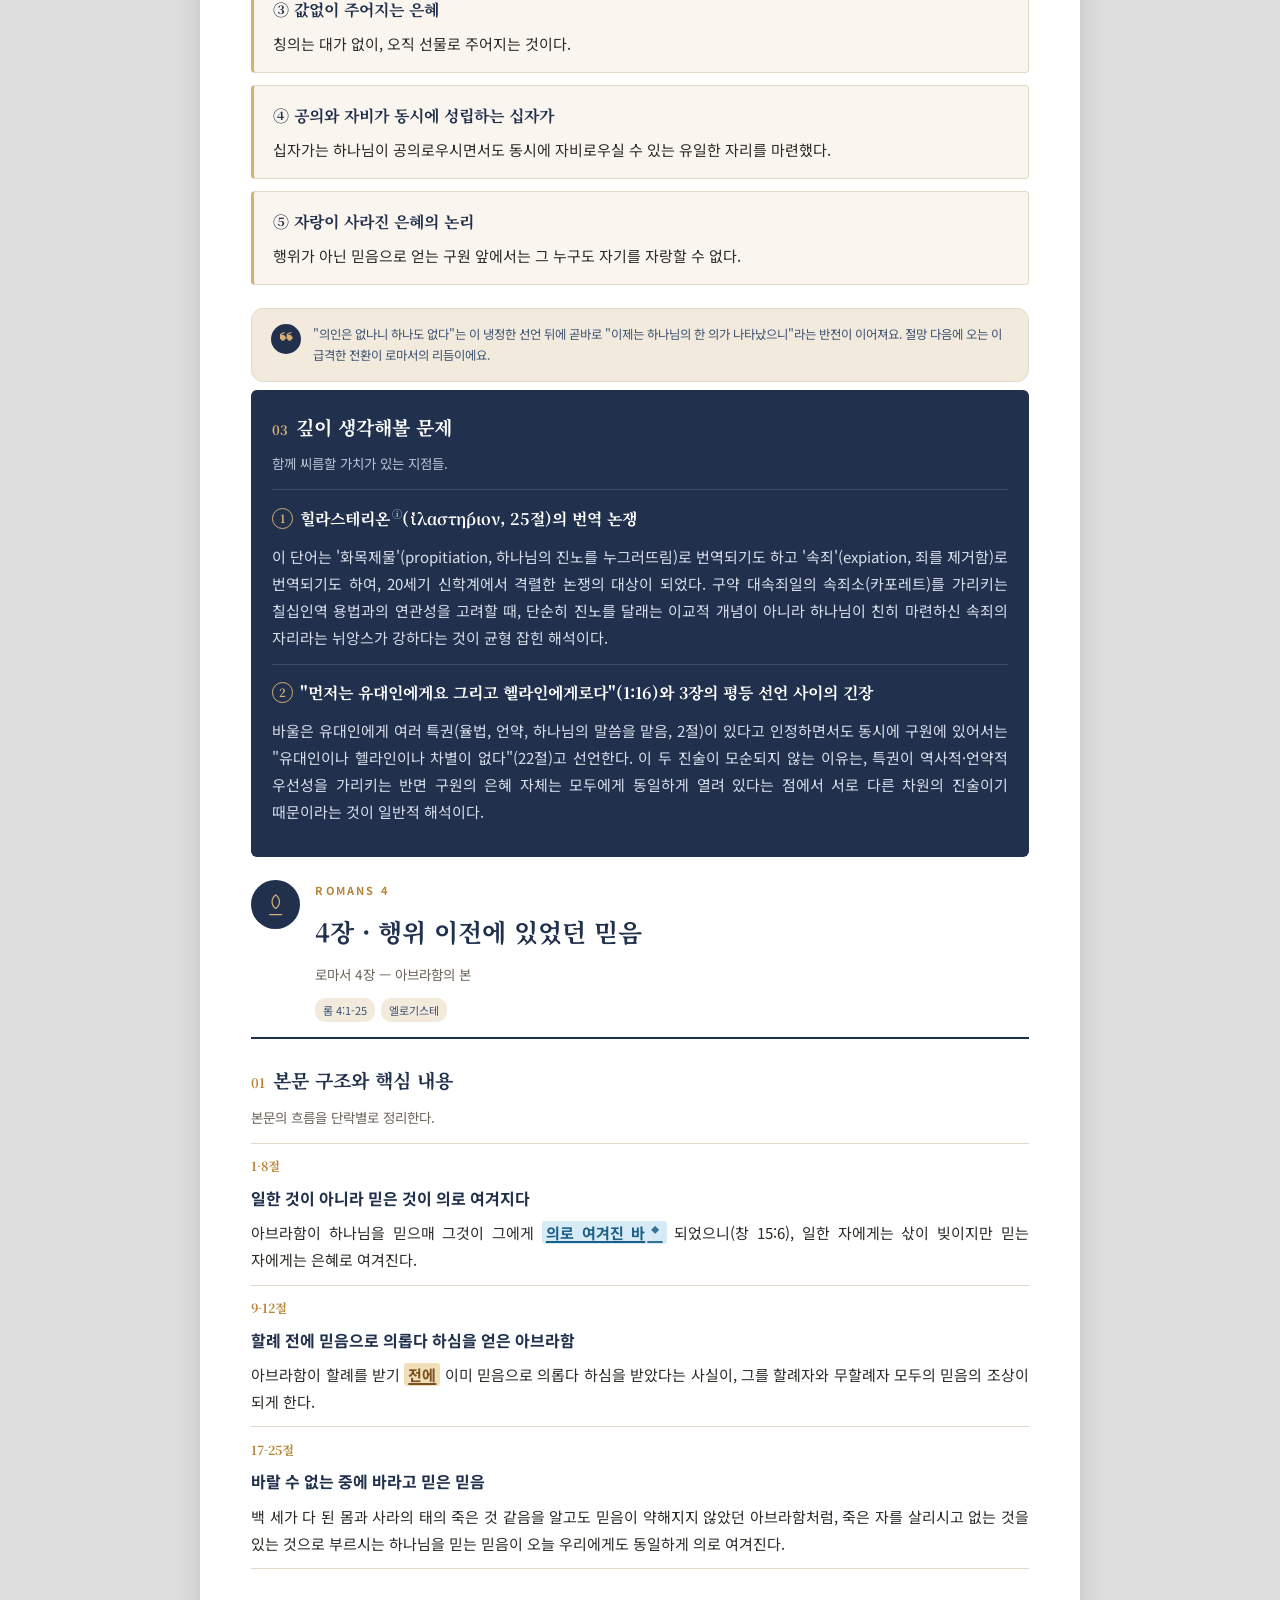
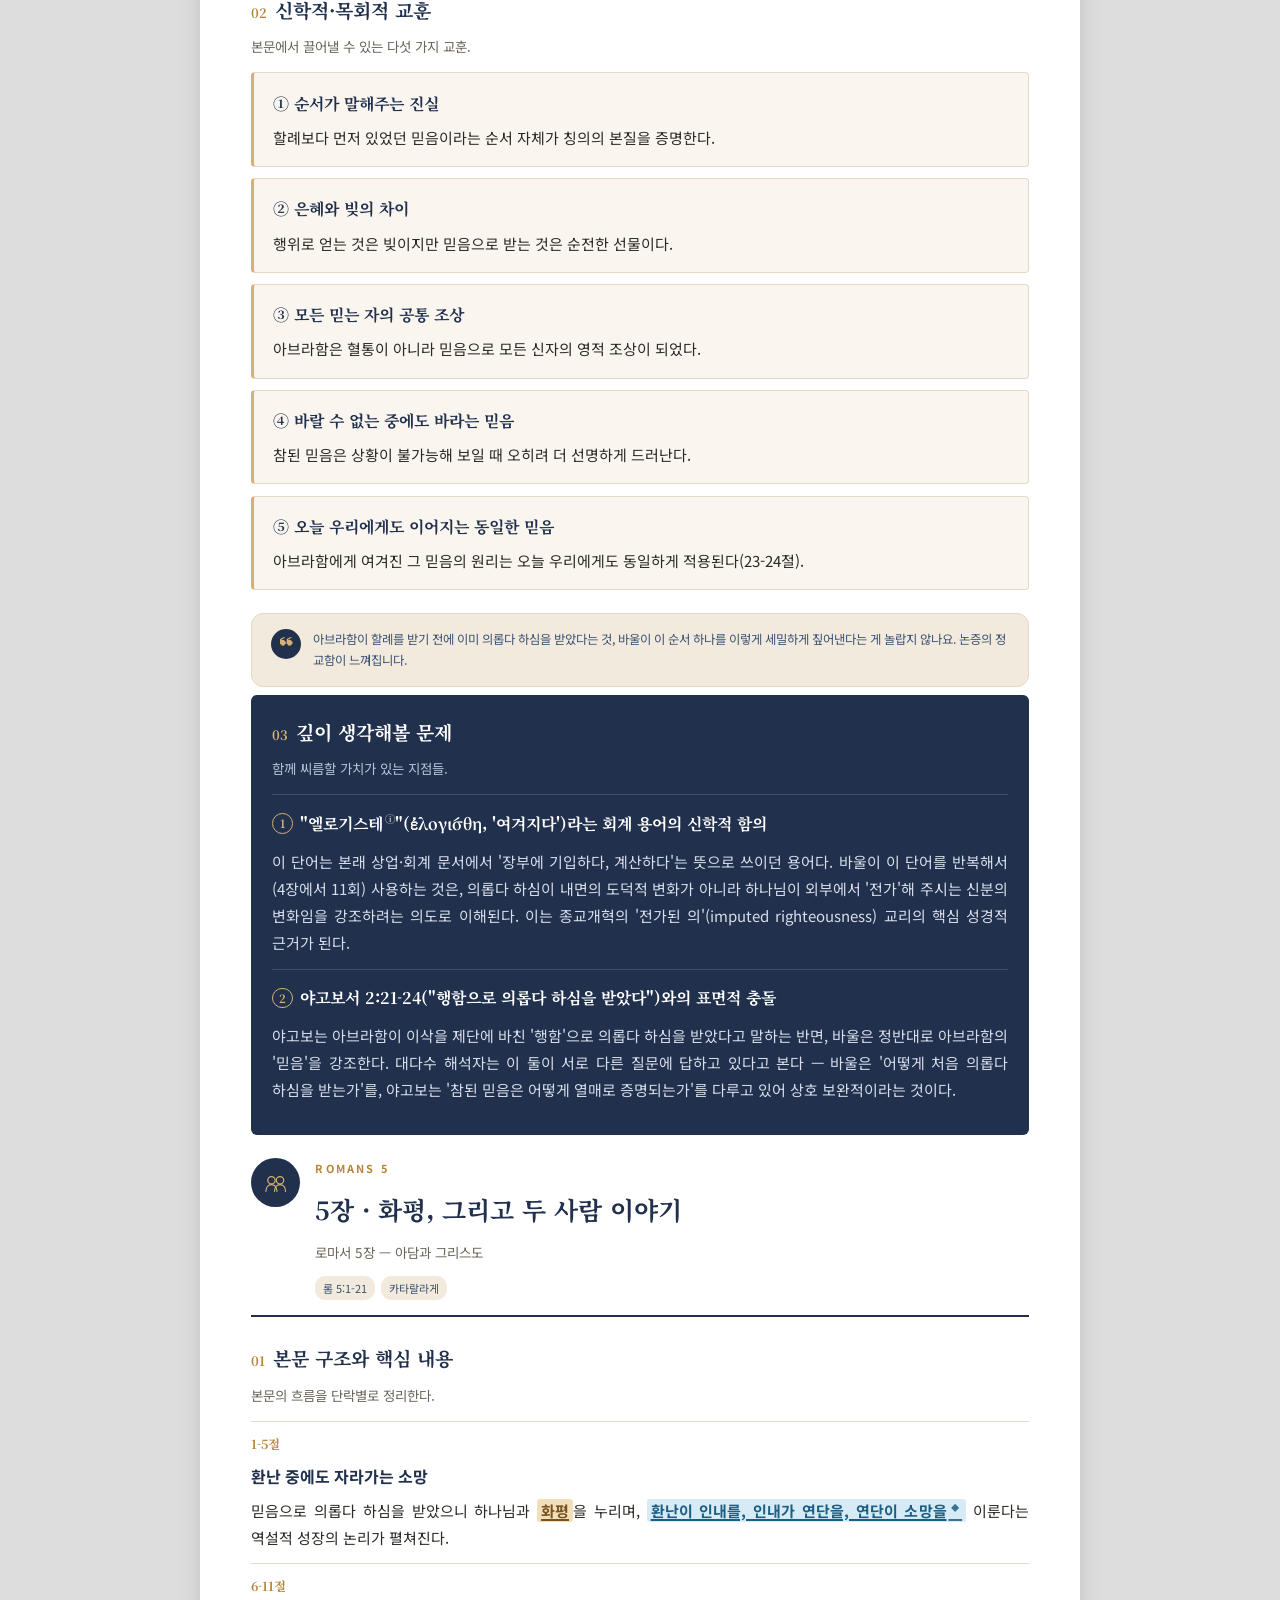
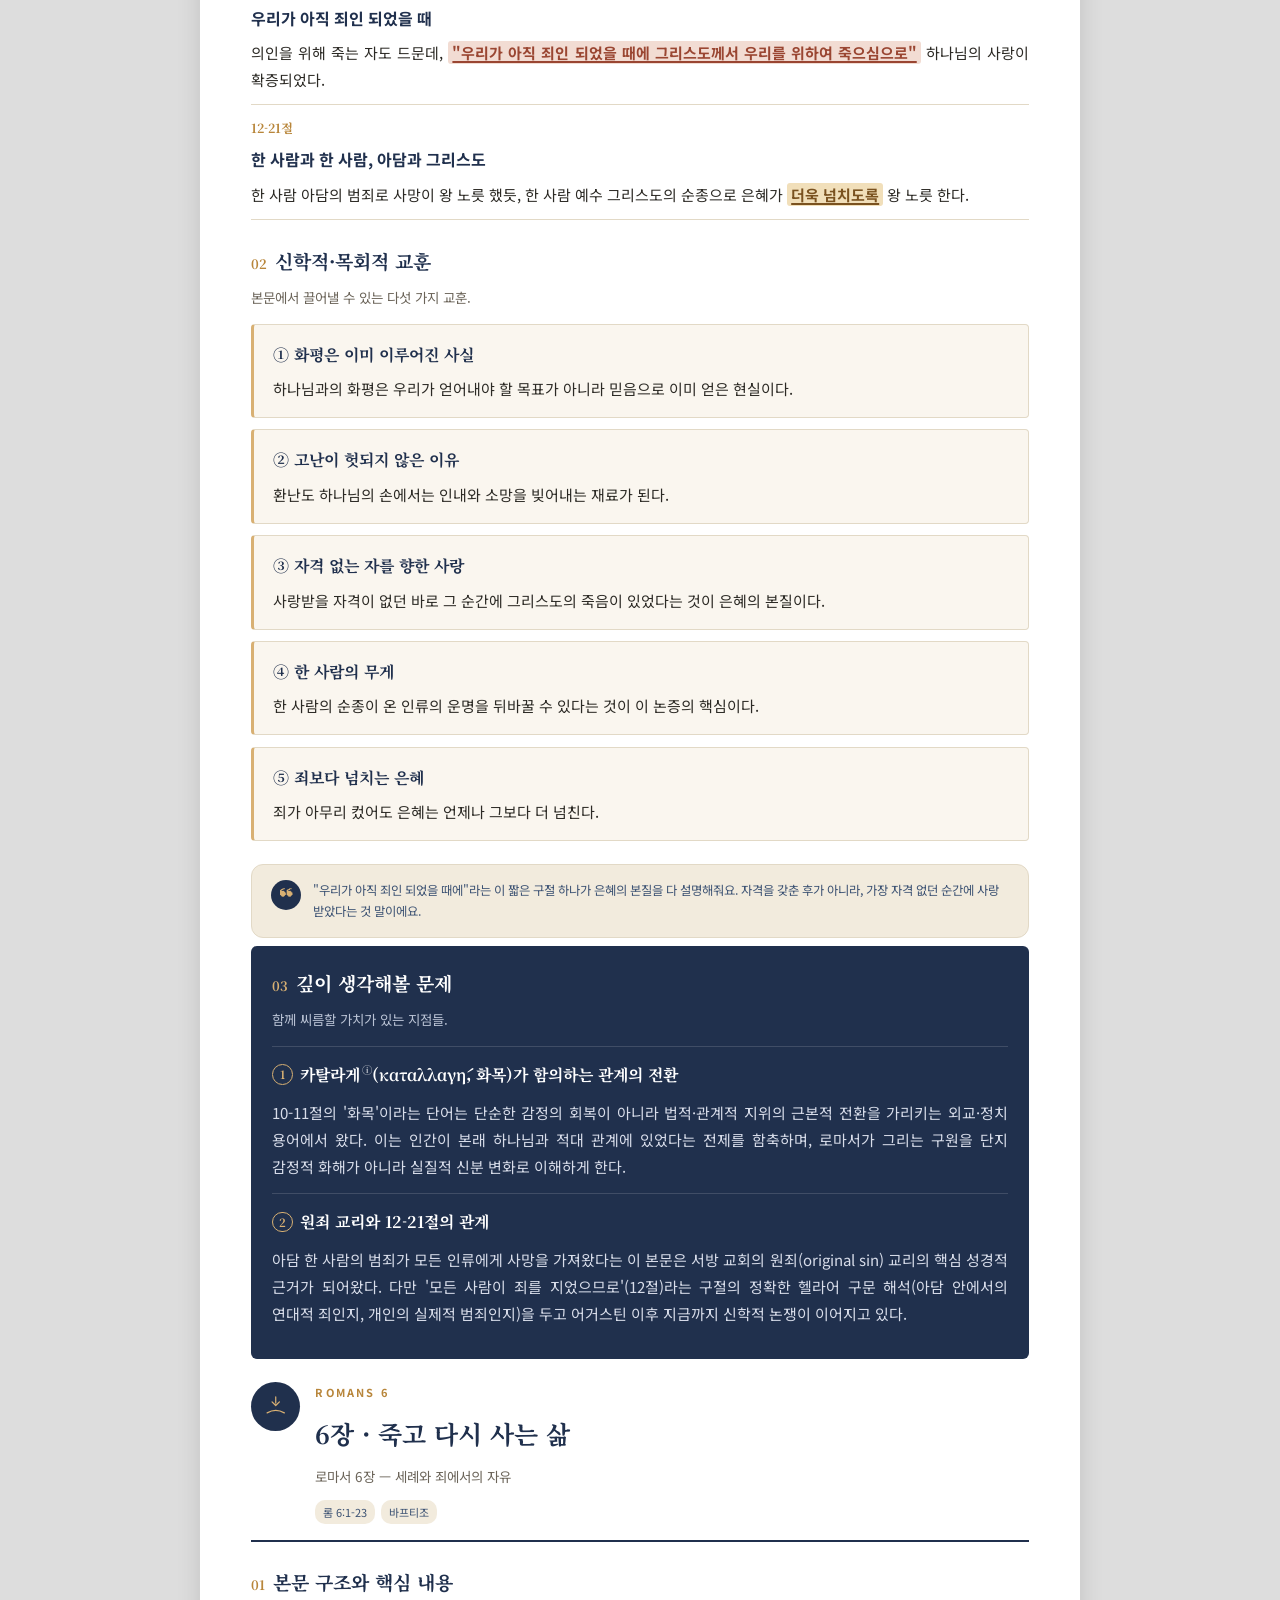
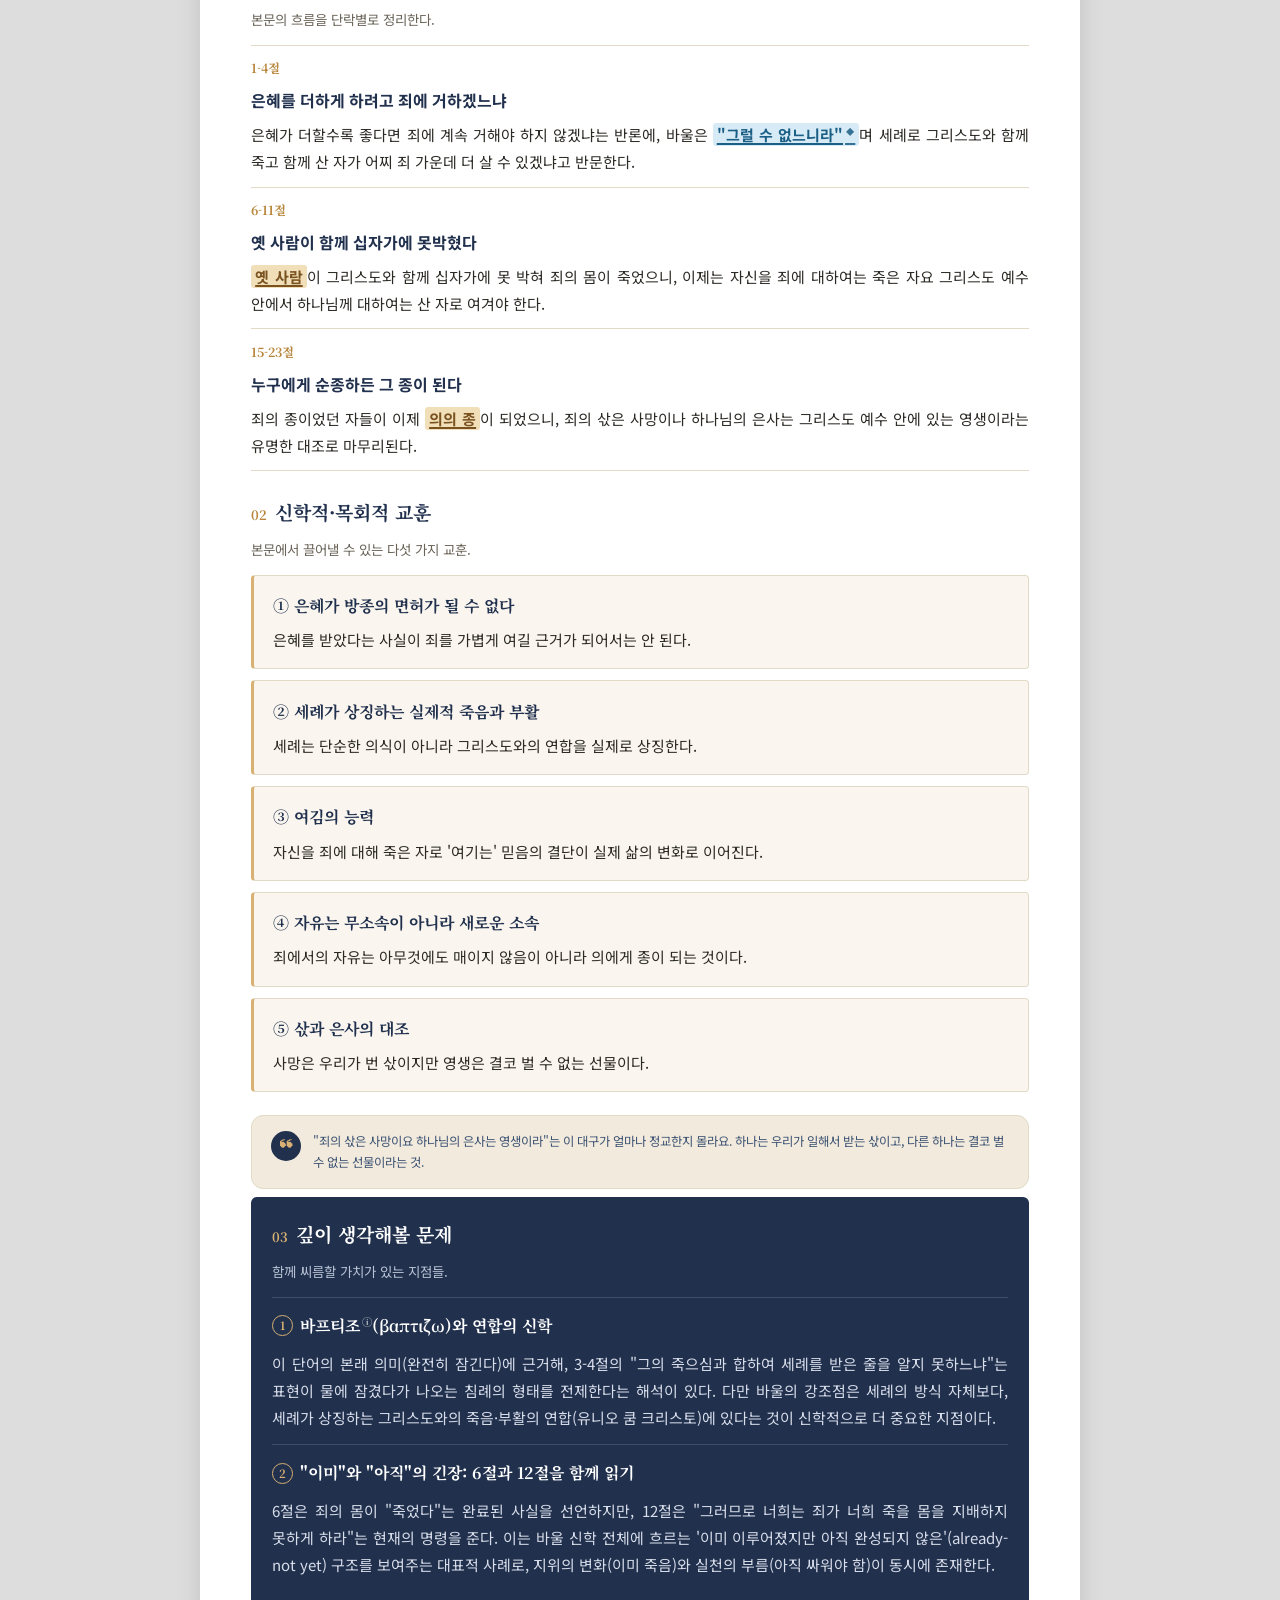
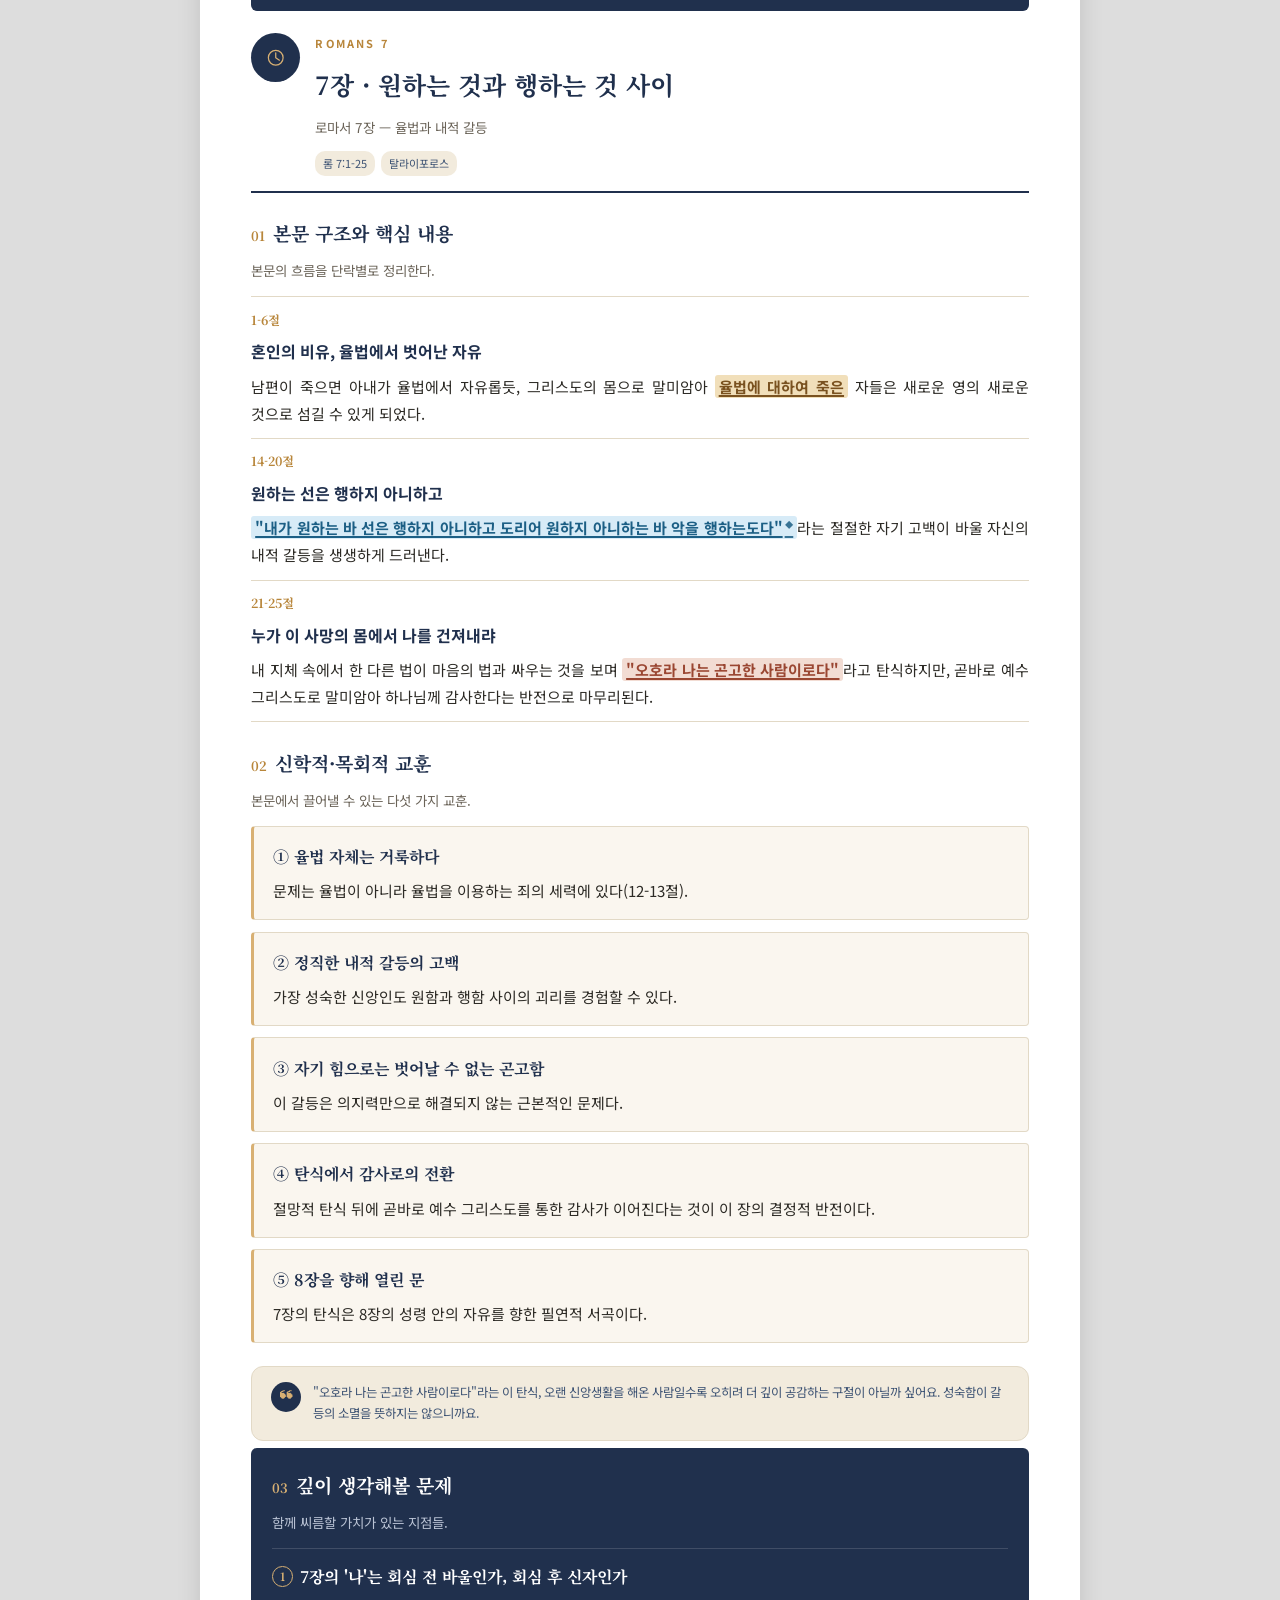
<file: files/uploads/로마서_연구_전권합본.html>
<!DOCTYPE html>
<html lang="ko"><head><meta charset="UTF-8">
<meta name="viewport" content="width=device-width, initial-scale=1.0">
<title>로마서 연구 — 전권 합본</title>
<link rel="preconnect" href="https://fonts.googleapis.com">
<link href="https://fonts.googleapis.com/css2?family=Noto+Serif+KR:wght@400;600;700&family=Noto+Sans+KR:wght@400;500;600;700&display=swap" rel="stylesheet">
<style>
@page {
  size: A4;
  margin: 20mm 15mm 18mm 15mm;
  @bottom-center {
    content: counter(page);
    font-family: "Noto Sans CJK KR";
    font-size: 9pt;
    color: #9a9184;
  }
}
@page :first {
  margin: 0;
  @bottom-center { content: ''; }
}
@page toc {
  @bottom-center { content: ''; }
}

*{ box-sizing: border-box; -webkit-print-color-adjust: exact; print-color-adjust: exact; }

.quick-nav{ display: none; }
.floating-nav{ display: none; }

:root{
  --cream:#faf6ef;
  --cream-deep:#f2ebdd;
  --navy:#20304d;
  --navy-soft:#3c5273;
  --gold:#b8863b;
  --gold-soft:#d8b073;
  --ink:#2c2a25;
  --ink-soft:#6b6459;
  --line:#e2d9c6;
  --white:#ffffff;
}

body{
  margin:0;
  background:var(--white);
  color:var(--ink);
  font-family:"Noto Sans CJK KR","Noto Sans KR","Malgun Gothic","Apple SD Gothic Neo",sans-serif;
  font-size: 10.3pt;
  line-height: 1.75;
}

b, strong { font-weight: 700; }

/* ===== COVER ===== */
.cover{
  break-after: page;
  height: 297mm;
  background: var(--navy);
  color: var(--white);
  display: flex;
  flex-direction: column;
  justify-content: center;
  text-align: center;
  padding: 0 20mm;
}
.cover .eyebrow{
  font-size: 11pt;
  letter-spacing: 0.28em;
  color: var(--gold-soft);
  font-weight: 600;
  text-transform: uppercase;
  margin-bottom: 22px;
}
.cover .cover-series{
  font-size: 12pt;
  letter-spacing: 0.1em;
  color: var(--white);
  font-weight: 600;
  margin-bottom: 14px;
}
.cover h1{
  font-family:"Noto Serif CJK KR","Noto Serif KR","Batang",serif;
  font-size: 42pt;
  font-weight: 700;
  margin: 0 0 16px;
  letter-spacing: -0.01em;
}
.cover .cover-sub{
  font-size: 13pt;
  color: #c9d0e0;
  font-weight: 400;
  margin-bottom: 40px;
}
.cover .cover-line{
  width: 60px;
  height: 2px;
  background: var(--gold-soft);
  margin: 0 auto 40px;
}
.cover .cover-range{
  font-family:"Noto Serif CJK KR","Noto Serif KR","Batang",serif;
  font-size: 12pt;
  color: var(--gold-soft);
  letter-spacing: 0.05em;
}
.cover .cover-note{
  margin-top: 60px;
  font-size: 9.5pt;
  color: #8b96ad;
}
.cover .cover-church{
  margin-top: 10px;
  font-size: 10.5pt;
  color: var(--gold-soft);
  font-weight: 600;
  letter-spacing: 0.04em;
}
.doc-footer{
  text-align: center;
  padding: 14mm 0 4mm;
  font-size: 10pt;
  font-weight: 600;
  color: var(--navy-soft);
  letter-spacing: 0.03em;
  border-top: 1px solid var(--line);
  margin: 10mm 20mm 0;
}

/* ===== INTRO ===== */
.intro-page{
  break-after: page;
  padding-top: 4mm;
}
.page-label{
  font-size: 10pt;
  letter-spacing: 0.2em;
  color: var(--gold);
  font-weight: 700;
  text-transform: uppercase;
  margin-bottom: 8px;
}
.intro-page h1{
  font-family:"Noto Serif CJK KR","Noto Serif KR","Batang",serif;
  font-size: 22pt;
  color: var(--navy);
  font-weight: 700;
  margin: 0 0 4mm;
}
.intro-page .intro-lead{
  font-size: 11pt;
  color: var(--ink-soft);
  margin-bottom: 8mm;
  line-height: 1.7;
}
.intro-block{
  margin-bottom: 7mm;
  break-inside: avoid;
}
.intro-block h3{
  font-family:"Noto Serif CJK KR","Noto Serif KR","Batang",serif;
  font-size: 13pt;
  color: var(--navy-soft);
  font-weight: 700;
  margin: 0 0 3mm;
  padding-left: 10px;
  border-left: 3px solid var(--gold-soft);
}
.intro-block p{
  margin: 0 0 2.5mm;
  text-align: justify;
  word-break: keep-all;
}
.intro-block b{ color: var(--navy-soft); }

.intro-outline{
  display: flex;
  gap: 4mm;
  margin-top: 3mm;
}
.intro-outline .oi{
  flex: 1;
  background: var(--cream-deep);
  border-radius: 5px;
  padding: 4mm 4.5mm;
  border-top: 3px solid var(--gold-soft);
}
.intro-outline .oi .oi-tag{
  font-size: 8.5pt;
  color: var(--gold);
  font-weight: 700;
  letter-spacing: 0.05em;
  margin-bottom: 2mm;
}
.intro-outline .oi .oi-title{
  font-family:"Noto Serif CJK KR","Noto Serif KR","Batang",serif;
  font-weight: 700;
  color: var(--navy);
  font-size: 10.5pt;
  margin-bottom: 1.5mm;
}
.intro-outline .oi .oi-body{
  font-size: 9pt;
  color: var(--ink-soft);
  line-height: 1.6;
}

/* ===== TOC ===== */
.toc-page{
  page: toc;
  break-after: page;
}
.toc-page h1{
  font-family:"Noto Serif CJK KR","Noto Serif KR","Batang",serif;
  font-size: 22pt;
  color: var(--navy);
  font-weight: 700;
  margin: 0 0 10mm;
}
.toc-list{
  display: block;
}
.toc-item{
  display: flex;
  align-items: baseline;
  text-decoration: none;
  color: var(--ink);
  padding: 3.2mm 0;
  border-bottom: 1px solid var(--line);
  break-inside: avoid;
}
.toc-num{
  font-family:"Noto Serif CJK KR","Noto Serif KR","Batang",serif;
  font-size: 10.5pt;
  font-weight: 700;
  color: var(--gold);
  width: 16mm;
  flex-shrink: 0;
}
.toc-title{
  font-family:"Noto Serif CJK KR","Noto Serif KR","Batang",serif;
  font-size: 11.5pt;
  font-weight: 600;
  color: var(--navy);
  flex-shrink: 0;
}
.toc-sub{
  font-size: 9pt;
  color: var(--ink-soft);
  margin-left: 6px;
  flex-shrink: 1;
}
.toc-fill{
  flex: 1;
  border-bottom: 1px dotted var(--ink-soft);
  margin: 0 3mm 1.5mm;
  opacity: 0.5;
}
.toc-page-num{
  font-size: 10pt;
  color: var(--navy-soft);
  font-weight: 600;
  flex-shrink: 0;
}
.toc-page-num::after{
  content: target-counter(attr(href), page);
}

/* ===== CHAPTER ===== */
.chapter{
  break-before: page;
}
.chapter-head{
  margin-bottom: 6mm;
  padding-bottom: 4mm;
  border-bottom: 2px solid var(--navy);
  display: flex;
  align-items: flex-start;
  gap: 4mm;
}
.chapter-icon-badge{
  flex-shrink: 0;
  width: 13mm; height: 13mm;
  border-radius: 50%;
  background: var(--navy);
  color: var(--gold-soft);
  display: flex; align-items: center; justify-content: center;
}
.chapter-icon-badge .chapter-icon{ width: 60%; height: 60%; }
.chapter-head-text{ flex: 1; min-width: 0; }
.chapter-eyebrow{
  font-size: 9pt;
  letter-spacing: 0.2em;
  color: var(--gold);
  font-weight: 700;
  text-transform: uppercase;
  margin-bottom: 2mm;
}
.chapter-head h1{
  font-family:"Noto Serif CJK KR","Noto Serif KR","Batang",serif;
  font-size: 19pt;
  font-weight: 700;
  color: var(--navy);
  margin: 0 0 2mm;
}
.chapter-head .chapter-sub{
  font-size: 9.5pt;
  color: var(--ink-soft);
}
.chapter-head .ref-strip{
  display:flex; gap: 6px; flex-wrap: wrap; margin-top: 3mm;
}
.chapter-head .ref-item{
  font-size: 8pt;
  color: var(--navy-soft);
  padding: 2px 8px;
  background: var(--cream-deep);
  border-radius: 10px;
}

section.sub{ margin-bottom: 6mm; }
.sec-head{ display:flex; align-items:baseline; gap:8px; margin-bottom:2mm; }
.sec-num{ font-family:"Noto Serif CJK KR","Noto Serif KR","Batang",serif; font-size:9.5pt; color:var(--gold); font-weight:700; }
h2{ font-family:"Noto Serif CJK KR","Noto Serif KR","Batang",serif; font-size:14pt; color:var(--navy); font-weight:700; margin:0; }
.sec-desc{ color:var(--ink-soft); font-size:9pt; margin:0 0 3.5mm; }

.flow{ display:flex; flex-direction:column; }
.flow-item{
  display:grid; grid-template-columns: 22mm 1fr; gap: 4mm;
  padding: 3mm 0; border-top:1px solid var(--line);
  break-inside: avoid;
}
.flow-item:last-child{ border-bottom:1px solid var(--line); }
.flow-range{ font-family:"Noto Serif CJK KR","Noto Serif KR","Batang",serif; font-size:9pt; color:var(--gold); font-weight:700; }
.flow-title{ font-weight:700; color:var(--navy); font-size:10.3pt; margin-bottom:1.5mm; }
.flow-body{ color:var(--ink); font-size: 9.6pt; line-height:1.7; text-align:justify; word-break: keep-all; }
.flow-body b{ color:var(--navy-soft); font-weight:600; }

.teach-grid{ display:flex; flex-direction:column; gap: 3mm; }
.teach-card{
  background: var(--cream); border:1px solid var(--line); border-left:3px solid var(--gold-soft);
  border-radius:4px; padding: 3.5mm 4mm; break-inside: avoid;
}
.teach-title{ font-family:"Noto Serif CJK KR","Noto Serif KR","Batang",serif; font-size:10.6pt; font-weight:700; color:var(--navy); margin-bottom:1.5mm; }
.teach-body{ font-size:9.6pt; color:var(--ink); text-align:justify; word-break: keep-all; }

.deep-wrap{
  background: var(--navy); border-radius:6px; padding: 5mm 5.5mm; margin-top: 2mm;
}
.deep-wrap .sec-num{ color: var(--gold-soft); }
.deep-wrap h2{ color: var(--white); }
.deep-wrap .sec-desc{ color:#b9c2d4; }
.deep-item{ padding: 3.5mm 0; border-top:1px solid rgba(255,255,255,0.14); break-inside: avoid; }
.deep-item:first-of-type{ margin-top: 2mm; }
.deep-num{
  display:inline-flex; align-items:center; justify-content:center;
  width:5.5mm; height:5.5mm; border:1px solid var(--gold-soft); color:var(--gold-soft);
  border-radius:50%; font-size:8.5pt; font-weight:700; margin-right: 2mm;
}
.deep-title{
  display:flex; align-items:center; font-family:"Noto Serif CJK KR","Noto Serif KR","Batang",serif; font-size:10.6pt;
  font-weight:700; color:var(--white); margin-bottom: 2.5mm;
}
.deep-body{ font-size:9.6pt; color:#d8ddea; padding-left: 7.5mm; text-align:justify; word-break: keep-all; }
.deep-body b{ color: var(--gold-soft); font-weight:600; }
.view-list{ padding-left:7.5mm; margin-top: 2.5mm; display:flex; flex-direction:column; gap: 2mm; }
.view{ background: rgba(255,255,255,0.07); border-radius:4px; padding: 2mm 3mm; font-size:8.8pt; color:#c9d0e0; }
.view b{ color: var(--gold-soft); }

.verse-box{
  margin: 3mm 0 3mm 7.5mm; background: rgba(216,176,115,0.1); border:1px solid rgba(216,176,115,0.35);
  border-radius:5px; padding: 3mm 3.5mm; break-inside: avoid;
}
.verse-ref{ font-size:8pt; color:var(--gold-soft); font-weight:700; margin-bottom:1.5mm; }
.verse-text{ font-family:"Noto Serif CJK KR","Noto Serif KR","Batang",serif; font-size:10pt; color:var(--white); line-height:1.7; }
.verse-text .hinge{ color:var(--gold-soft); font-weight:700; background:rgba(216,176,115,0.2); padding:0 4px; border-radius:3px; }
.greek-tag{
  display:inline-block; font-size:7.5pt; color:var(--navy); background:var(--gold-soft);
  padding:1px 6px; border-radius:8px; font-weight:700; margin-left:4px;
}

.hinge-note{
  margin: 3mm 0 1mm 7.5mm; font-size:9pt; color:#c9d0e0; background:rgba(255,255,255,0.06);
  border-left:2px solid var(--gold-soft); padding: 2.5mm 3.5mm; border-radius:0 4px 4px 0; break-inside: avoid;
}
.hinge-note b{ color: var(--gold-soft); }

/* ===== SPEECH BUBBLE ===== */
.speech-bubble{
  display: flex;
  gap: 3mm;
  align-items: flex-start;
  background: var(--cream-deep);
  border: 1px solid var(--line);
  border-radius: 12px;
  padding: 4mm 5mm;
  margin: 5mm 0 2mm;
  break-inside: avoid;
}
.speech-bubble .sb-avatar{
  width: 8mm; height: 8mm; min-width: 8mm;
  border-radius: 50%;
  background: var(--navy);
  color: var(--gold-soft);
  display: flex; align-items: center; justify-content: center;
  font-size: 10pt;
}
.speech-bubble .sb-text{
  font-size: 9.3pt;
  color: var(--navy-soft);
  line-height: 1.7;
}
.speech-bubble .sb-text b{ color: var(--navy); }

/* ===== HIGHLIGHTER EMPHASIS ===== */
.flow-body b.hl-term, .teach-body b.hl-term, .intro-block p b.hl-term, .sb-text b.hl-term{
  background: #f1dfba; color: #7a5220; padding: 1px 4px; border-radius: 3px; font-weight: 700;
  text-decoration: underline; text-underline-offset: 2px; text-decoration-thickness: 1.5px;
}
.flow-body b.hl-quote, .teach-body b.hl-quote, .intro-block p b.hl-quote, .sb-text b.hl-quote{
  background: #f2dcd3; color: #9a4632; padding: 1px 4px; border-radius: 3px; font-weight: 700;
  text-decoration: underline; text-underline-offset: 2px; text-decoration-thickness: 1.5px;
}
.flow-body b.hl-greek, .teach-body b.hl-greek, .intro-block p b.hl-greek, .sb-text b.hl-greek{
  background: #d7ebe6; color: #235f56; padding: 1px 4px; border-radius: 3px; font-weight: 700;
  text-decoration: underline; text-underline-offset: 2px; text-decoration-thickness: 1.5px;
}

.deep-body b.hl-term, .verse-text b.hl-term, .hinge-note b.hl-term, .view b.hl-term{
  background: rgba(216,176,115,0.28); color: #f3dfb8; padding: 1px 4px; border-radius: 3px; font-weight: 700;
  text-decoration: underline; text-underline-offset: 2px; text-decoration-thickness: 1.5px;
}
.deep-body b.hl-quote, .verse-text b.hl-quote, .hinge-note b.hl-quote, .view b.hl-quote{
  background: rgba(224,122,105,0.26); color: #f0b8a8; padding: 1px 4px; border-radius: 3px; font-weight: 700;
  text-decoration: underline; text-underline-offset: 2px; text-decoration-thickness: 1.5px;
}
.deep-body b.hl-greek, .verse-text b.hl-greek, .hinge-note b.hl-greek, .view b.hl-greek{
  background: rgba(110,196,188,0.26); color: #a9e6dd; padding: 1px 4px; border-radius: 3px; font-weight: 700;
  text-decoration: underline; text-underline-offset: 2px; text-decoration-thickness: 1.5px;
}

/* hl-insight = 더 깊은 설명이 필요한 구절 (하늘색), 클릭 시 팝업 */
.flow-body b.hl-insight, .teach-body b.hl-insight, .intro-block p b.hl-insight, .sb-text b.hl-insight{
  background: #d7ebf7; color: #1c5f85; padding: 1px 4px; border-radius: 3px; font-weight: 700;
  text-decoration: underline; text-underline-offset: 2px; text-decoration-thickness: 1.5px;
}
.deep-body b.hl-insight, .verse-text b.hl-insight, .hinge-note b.hl-insight, .view b.hl-insight{
  background: rgba(120,190,230,0.28); color: #bfe3f8; padding: 1px 4px; border-radius: 3px; font-weight: 700;
  text-decoration: underline; text-underline-offset: 2px; text-decoration-thickness: 1.5px;
}
b.has-insight{ cursor: pointer; }
b.has-insight:after{
  content: "\25C6"; font-size: 0.55em; margin-left: 2px; vertical-align: super; opacity: 0.85;
}

/* ===== INSIGHT POPUP (memo-style modal) — screen only ===== */
#insightOverlay{
  display: none;
  position: fixed; inset: 0; z-index: 800;
  background: rgba(20,28,42,0.55);
  align-items: center; justify-content: center;
  padding: 24px;
}
#insightOverlay.open{ display: flex; }
#insightCard{
  background: var(--white);
  max-width: 480px; width: 100%;
  max-height: 80vh; overflow-y: auto;
  border-radius: 14px;
  padding: 26px 26px 22px;
  box-shadow: 0 20px 60px rgba(0,0,0,0.4);
  position: relative;
  border-top: 5px solid #4fa3d1;
}
#insightCard .insight-eyebrow{
  font-size: 11px; letter-spacing: 0.14em; color: #4fa3d1; font-weight: 700;
  text-transform: uppercase; margin-bottom: 8px;
}
#insightCard h3{
  font-family:"Noto Serif CJK KR","Noto Serif KR",serif;
  font-size: 18px; color: var(--navy); font-weight: 700; margin: 0 0 12px; line-height: 1.4;
}
#insightCard .insight-body{
  font-size: 14.5px; line-height: 1.85; color: var(--ink); white-space: pre-line;
}
#insightCard .insight-close{
  position: absolute; top: 14px; right: 16px;
  width: 28px; height: 28px; border-radius: 50%;
  background: var(--cream-deep); color: var(--navy-soft);
  display: flex; align-items: center; justify-content: center;
  cursor: pointer; font-size: 15px;
}
#insightCard .insight-close:hover{ background: var(--line); }

.print-only-static b.has-tip{ cursor: default; }
@media screen{
  b.has-tip{ cursor: pointer; }
  b.has-tip:after{
    content: "ⓘ"; font-size: 0.65em; margin-left: 2px; vertical-align: super;
    opacity: 0.75;
  }
}

#termTip{
  display: none;
  position: absolute;
  z-index: 500;
  max-width: 280px;
  background: var(--navy);
  color: #e8ecf4;
  font-size: 13px;
  line-height: 1.6;
  padding: 10px 13px;
  border-radius: 10px;
  box-shadow: 0 6px 20px rgba(0,0,0,0.3);
}
#termTip::before{
  content: "";
  position: absolute;
  top: -6px; left: 16px;
  width: 12px; height: 12px;
  background: var(--navy);
  transform: rotate(45deg);
}
#termTip .tip-close{
  position: absolute; top: 4px; right: 8px;
  color: var(--gold-soft); font-size: 14px; cursor: pointer; opacity: 0.8;
}

@media screen {
  html{ background:#ddd; scroll-behavior: smooth; }
  body{
    max-width: 880px;
    margin: 0 auto;
    background: var(--white);
    box-shadow: 0 0 24px rgba(0,0,0,0.12);
    font-size: 16px;
    line-height: 1.85;
  }
  .cover{ height: auto; min-height: 60vh; padding: 60px 24px; }
  .cover h1{ font-size: 34pt; }
  .intro-page, .toc-page, .chapter{ padding: 0 4vw; }

  .intro-page h1, .toc-page h1{ font-size: 24px; }
  .intro-lead{ font-size: 15px; }
  .intro-block h3{ font-size: 16px; }
  .intro-block p{ font-size: 15.5px; line-height: 1.85; }
  .intro-outline{ flex-wrap: wrap; }
  .intro-outline .oi{ flex: 1 1 220px; }
  .intro-outline .oi-title{ font-size: 13px; }
  .intro-outline .oi-body{ font-size: 12.5px; }

  .toc-item{ flex-wrap: wrap; padding: 4mm 0; }
  .toc-title{ white-space: normal; font-size: 15px; }
  .toc-sub{ flex-basis: 100%; margin-left: 16mm; font-size: 12.5px; }
  .toc-fill{ display: none; }
  .toc-num{ font-size: 13px; }
  .toc-page-num{ font-size: 13px; }

  .chapter-eyebrow{ font-size: 11px; }
  .chapter-head h1{ font-size: 25px; }
  .chapter-head .chapter-sub{ font-size: 13.5px; }
  .chapter-head .ref-item{ font-size: 11px; }

  h2{ font-size: 19px; }
  .sec-num{ font-size: 13px; }
  .sec-desc{ font-size: 13.5px; }

  .flow-item{ grid-template-columns: 1fr; gap: 1.5mm; }
  .flow-range{ font-size: 12.5px; }
  .flow-title{ font-size: 16px; }
  .flow-body{ font-size: 15px; line-height: 1.8; }

  .teach-title{ font-size: 16px; }
  .teach-body{ font-size: 15px; line-height: 1.8; }
  .teach-card{ padding: 4mm 5mm; }

  .deep-title{ font-size: 16px; }
  .deep-body{ font-size: 15px; line-height: 1.8; }
  .view{ font-size: 13px; }

  .verse-text{ font-size: 16px; }
  .verse-ref{ font-size: 11.5px; }

  .hinge-note{ font-size: 13.5px; }

  .sb-text{ font-size: 14.5px; }

  .verse-box, .hinge-note{ margin-left: 0; }
  .deep-body, .view-list{ padding-left: 0; }
  * { min-width: 0; }

  .quick-nav{
    position: sticky; top: 0; z-index: 50;
    background: rgba(250,246,239,0.96);
    backdrop-filter: blur(6px);
    border-bottom: 1px solid var(--line);
    padding: 10px 4vw;
    display: flex; align-items: center; justify-content: space-between; gap: 10px;
    font-size: 13px;
  }
  .quick-nav .qn-title{
    font-weight: 700; color: var(--navy); white-space: nowrap;
    text-decoration: none;
  }
  .quick-nav .qn-toc-link{
    color: var(--navy-soft); text-decoration: none; font-size: 13px;
    padding: 5px 12px; border: 1px solid var(--line); border-radius: 14px;
    white-space: nowrap;
  }
  .quick-nav .qn-toc-link:hover{ background: var(--cream-deep); }

  .floating-nav{
    position: fixed; right: 18px; bottom: 18px; z-index: 100;
    display: flex; flex-direction: column; gap: 8px;
  }
  .floating-nav a{
    width: 46px; height: 46px; border-radius: 50%;
    background: var(--navy); color: var(--gold-soft); font-size: 18px;
    box-shadow: 0 3px 12px rgba(0,0,0,0.28); cursor: pointer;
    display: flex; align-items: center; justify-content: center;
    text-decoration: none;
    transition: transform 0.15s, background 0.15s;
  }
  .floating-nav a:hover{ background: var(--navy-soft); transform: scale(1.06); }
  .floating-nav a:active{ transform: scale(0.96); }
}
@media screen and (max-width: 640px){
  body{ box-shadow:none; }
  .cover h1{ font-size: 26pt; }
  .intro-page h1, .toc-page h1{ font-size: 20px; }
  .chapter-head h1{ font-size: 21px; }
  .quick-nav{ padding: 8px 3.5vw; }
}
</style>
</head><body>
<div id="top"></div>
<div id="termTip"></div>
<div id="insightOverlay"><div id="insightCard"><div class="insight-close">✕</div><div class="insight-eyebrow">💬 더 알아보기</div><h3 id="insightTitle"></h3><div class="insight-body" id="insightBody"></div></div></div>

<div class="quick-nav">
  <a class="qn-title" role="button" tabindex="0" onclick="goTo(event,'top')" onkeydown="if(event.key==='Enter')goTo(event,'top')">📖 로마서 연구</a>
  <a class="qn-toc-link" role="button" tabindex="0" onclick="goTo(event,'toc')" onkeydown="if(event.key==='Enter')goTo(event,'toc')">목차 ▾</a>
</div>

<div class="cover">
  <div class="cover-series">은혜교회 성경공부 시리즈</div>
  <div class="eyebrow">BIBLE STUDY &middot; EPISTLE TO THE ROMANS</div>
  <h1>로마서 연구</h1>
  <div class="cover-sub">복음의 능력, 믿음으로 사는 삶 &mdash; 전체 16장 성경 연구</div>
  <div class="cover-line"></div>
  <div><span class="cover-range">롬 1:1 &ndash; 16:27</span>&nbsp;&nbsp;&middot;&nbsp;&nbsp;<span class="cover-range">구조 &middot; 교훈 &middot; 심화 질문</span></div>
  <div class="cover-note">전 16장 &middot; 구조 &middot; 신학적&middot;목회적 교훈 &middot; 심화 질문</div>
</div>

<div class="intro-page">
  <div class="page-label">Introduction</div>
  <h1>로마서 전체 서론</h1>
  <p class="intro-lead">믿음으로 말미암아 믿음에 이르게 하는 하나님의 의, 그 복음의 논리를 가장 정교하게 펼쳐낸 편지.</p>

  <div class="intro-block">
    <h3>저자와 기록 시기</h3>
    <p>로마서는 신약 서신 중에서도 <b class="hl-term">바울의 저작</b>임이 가장 폭넓게 인정되는 편지다. 바울은 아직 방문한 적 없는 로마 교회에 편지하며, 3차 전도여행의 끝자락, 대략 <b class="hl-term">주후 57년경</b> 고린도에서 이 편지를 기록한 것으로 추정된다. 로마서 16장에 등장하는 뵈뵈가 이 편지를 로마로 전달한 것으로 여겨진다.</p>
  </div>

  <div class="intro-block">
    <h3>수신자와 정황</h3>
    <p>로마 교회는 바울이 세운 교회가 아니라 이미 존재하던 공동체였고, <b class="hl-term">유대인 그리스도인과 이방인 그리스도인</b>이 함께 모여 있었다. 글라우디오 황제의 유대인 추방령(주후 49년경)으로 흩어졌던 유대인들이 다시 돌아오면서, 두 그룹 사이의 정체성과 관계 재정립이 필요한 시점이었다. 바울은 서바나(스페인) 선교를 계획하며 로마 교회를 후원 기지로 삼고자 이 편지를 썼다(15:24).</p>
  </div>

  <div class="intro-block">
    <h3>문체적 특징</h3>
    <p>로마서는 바울 서신 중 가장 <b class="hl-term">체계적이고 논증적인 신학 논고</b>의 성격을 띤다. 가상의 대화 상대와 논쟁하는 <b class="hl-term">디아트리베</b> 양식이 자주 사용되며("그런즉 우리가 무슨 말을 하리요"), 구약 인용이 빈번하고 논리 전개가 치밀하다. 동시에 8장과 12장 이후에서는 뜨거운 찬양과 실천적 권면으로 어조가 바뀌어, 교리와 삶이 하나로 엮여 있음을 보여준다.</p>
  </div>

  <div class="intro-block">
    <h3>핵심 신학 주제</h3>
    <p>로마서를 관통하는 핵심은 <b class="hl-term">하나님의 의</b>(디카이오쉬네 테우)가 복음 안에 나타났다는 선언이다(1:16-17). 모든 인간이 유대인이든 이방인이든 죄 아래 있다는 진단(1-3장)에서 시작해, 오직 <b class="hl-term">믿음으로 말미암는 칭의</b>(3-5장), 성령 안에서 죄와 사망의 법에서 해방된 새 삶(6-8장), 이스라엘의 운명과 하나님의 신실하심(9-11장), 그리고 이 복음이 빚어내는 구체적인 공동체적 삶(12-15장)으로 나아간다. 로마서는 교리서가 아니라, 복음이 어떻게 실제 삶과 관계를 재구성하는지를 보여주는 목회적 논증이다.</p>
  </div>

  <div class="intro-block">
    <h3>전체 구조 개관</h3>
    <div class="intro-outline">
      <div class="oi">
        <div class="oi-tag">1 &ndash; 8장</div>
        <div class="oi-title">복음, 죄와 은혜와 새 생명</div>
        <div class="oi-body">모든 인류의 죄 된 상태를 진단하고, 믿음으로 말미암는 칭의와 성령 안에서의 새로운 삶을 선포한다.</div>
      </div>
      <div class="oi">
        <div class="oi-tag">9 &ndash; 11장</div>
        <div class="oi-title">이스라엘과 하나님의 신실하심</div>
        <div class="oi-body">택하심과 남은 자, 이방인의 접붙임을 통해 하나님의 언약적 신실하심이 결코 폐하여지지 않았음을 논증한다.</div>
      </div>
      <div class="oi">
        <div class="oi-tag">12 &ndash; 16장</div>
        <div class="oi-title">복음이 빚어내는 삶</div>
        <div class="oi-body">산 제사로 드려지는 삶, 공동체 안의 사랑과 관용, 권세에 대한 태도를 거쳐 마지막 문안 인사로 마무리된다.</div>
      </div>
    </div>
  </div>

  <div class="intro-block">
    <h3>이 책의 사용법</h3>
    <p>각 장은 앞선 연구들과 동일한 세 부분으로 구성된다. <b class="hl-term">①본문 구조와 핵심 내용</b>은 해당 장을 몇 개의 단락으로 나누어 흐름을 요약하고, <b class="hl-term">②신학적&middot;목회적 교훈</b>은 본문에서 오늘의 신앙과 삶으로 이어지는 다섯 가지 통찰을 제시하며, <b class="hl-term">③깊이 생각해볼 문제</b>는 헬라어 원어 배경, 해석사적 논쟁, 구약과의 관계 등 확정적 답보다 함께 씨름할 가치가 있는 지점들을 다룬다. 개인 묵상은 물론 소그룹&middot;설교 준비 자료로도 사용할 수 있도록 구성하였다.</p>
  </div>
</div>

<div class="toc-page" id="toc">
  <div class="page-label">Contents</div>
  <h1>목차</h1>
  <div class="toc-list">
    <a class="toc-item" role="button" tabindex="0" onclick="goTo(event,'ch1')" onkeydown="if(event.key==='Enter')goTo(event,'ch1')"><span class="toc-num">01</span><span class="toc-title">복음에 빚진 자</span><span class="toc-sub">하나님의 의가 나타나다</span><span class="toc-fill"></span><span class="toc-page-num" href="#ch1"></span></a>
    <a class="toc-item" role="button" tabindex="0" onclick="goTo(event,'ch2')" onkeydown="if(event.key==='Enter')goTo(event,'ch2')"><span class="toc-num">02</span><span class="toc-title">판단하는 자도 예외 없이</span><span class="toc-sub">하나님의 공평한 심판</span><span class="toc-fill"></span><span class="toc-page-num" href="#ch2"></span></a>
    <a class="toc-item" role="button" tabindex="0" onclick="goTo(event,'ch3')" onkeydown="if(event.key==='Enter')goTo(event,'ch3')"><span class="toc-num">03</span><span class="toc-title">차별이 없는 은혜</span><span class="toc-sub">믿음으로 말미암는 의</span><span class="toc-fill"></span><span class="toc-page-num" href="#ch3"></span></a>
    <a class="toc-item" role="button" tabindex="0" onclick="goTo(event,'ch4')" onkeydown="if(event.key==='Enter')goTo(event,'ch4')"><span class="toc-num">04</span><span class="toc-title">행위 이전에 있었던 믿음</span><span class="toc-sub">아브라함의 본</span><span class="toc-fill"></span><span class="toc-page-num" href="#ch4"></span></a>
    <a class="toc-item" role="button" tabindex="0" onclick="goTo(event,'ch5')" onkeydown="if(event.key==='Enter')goTo(event,'ch5')"><span class="toc-num">05</span><span class="toc-title">화평, 그리고 두 사람 이야기</span><span class="toc-sub">아담과 그리스도</span><span class="toc-fill"></span><span class="toc-page-num" href="#ch5"></span></a>
    <a class="toc-item" role="button" tabindex="0" onclick="goTo(event,'ch6')" onkeydown="if(event.key==='Enter')goTo(event,'ch6')"><span class="toc-num">06</span><span class="toc-title">죽고 다시 사는 삶</span><span class="toc-sub">세례와 죄에서의 자유</span><span class="toc-fill"></span><span class="toc-page-num" href="#ch6"></span></a>
    <a class="toc-item" role="button" tabindex="0" onclick="goTo(event,'ch7')" onkeydown="if(event.key==='Enter')goTo(event,'ch7')"><span class="toc-num">07</span><span class="toc-title">원하는 것과 행하는 것 사이</span><span class="toc-sub">율법과 내적 갈등</span><span class="toc-fill"></span><span class="toc-page-num" href="#ch7"></span></a>
    <a class="toc-item" role="button" tabindex="0" onclick="goTo(event,'ch8')" onkeydown="if(event.key==='Enter')goTo(event,'ch8')"><span class="toc-num">08</span><span class="toc-title">결코 끊을 수 없는 사랑</span><span class="toc-sub">성령 안의 삶과 확신</span><span class="toc-fill"></span><span class="toc-page-num" href="#ch8"></span></a>
    <a class="toc-item" role="button" tabindex="0" onclick="goTo(event,'ch9')" onkeydown="if(event.key==='Enter')goTo(event,'ch9')"><span class="toc-num">09</span><span class="toc-title">끊어지지 않는 근심</span><span class="toc-sub">이스라엘을 향한 마음과 택하심</span><span class="toc-fill"></span><span class="toc-page-num" href="#ch9"></span></a>
    <a class="toc-item" role="button" tabindex="0" onclick="goTo(event,'ch10')" onkeydown="if(event.key==='Enter')goTo(event,'ch10')"><span class="toc-num">10</span><span class="toc-title">입으로 시인하고 마음으로 믿어</span><span class="toc-sub">전파의 필요성</span><span class="toc-fill"></span><span class="toc-page-num" href="#ch10"></span></a>
    <a class="toc-item" role="button" tabindex="0" onclick="goTo(event,'ch11')" onkeydown="if(event.key==='Enter')goTo(event,'ch11')"><span class="toc-num">11</span><span class="toc-title">꺾이지 않은 뿌리</span><span class="toc-sub">남은 자와 접붙임의 신비</span><span class="toc-fill"></span><span class="toc-page-num" href="#ch11"></span></a>
    <a class="toc-item" role="button" tabindex="0" onclick="goTo(event,'ch12')" onkeydown="if(event.key==='Enter')goTo(event,'ch12')"><span class="toc-num">12</span><span class="toc-title">산 제물로 드리는 몸</span><span class="toc-sub">변화된 삶과 은사</span><span class="toc-fill"></span><span class="toc-page-num" href="#ch12"></span></a>
    <a class="toc-item" role="button" tabindex="0" onclick="goTo(event,'ch13')" onkeydown="if(event.key==='Enter')goTo(event,'ch13')"><span class="toc-num">13</span><span class="toc-title">사랑, 율법의 완성</span><span class="toc-sub">권세에 대한 태도</span><span class="toc-fill"></span><span class="toc-page-num" href="#ch13"></span></a>
    <a class="toc-item" role="button" tabindex="0" onclick="goTo(event,'ch14')" onkeydown="if(event.key==='Enter')goTo(event,'ch14')"><span class="toc-num">14</span><span class="toc-title">형제를 비판하지 말라</span><span class="toc-sub">연약한 자를 향한 관용</span><span class="toc-fill"></span><span class="toc-page-num" href="#ch14"></span></a>
    <a class="toc-item" role="button" tabindex="0" onclick="goTo(event,'ch15')" onkeydown="if(event.key==='Enter')goTo(event,'ch15')"><span class="toc-num">15</span><span class="toc-title">서로 받으라, 그리스도께서 그리하신 것처럼</span><span class="toc-sub">공동체의 연합과 사역 계획</span><span class="toc-fill"></span><span class="toc-page-num" href="#ch15"></span></a>
    <a class="toc-item" role="button" tabindex="0" onclick="goTo(event,'ch16')" onkeydown="if(event.key==='Enter')goTo(event,'ch16')"><span class="toc-num">16</span><span class="toc-title">이름으로 기억되는 동역자들</span><span class="toc-sub">문안 인사와 마지막 권면</span><span class="toc-fill"></span><span class="toc-page-num" href="#ch16"></span></a>
  </div>
</div>

<section class="chapter" id="ch1">
  <div class="chapter-head">
    <div class="chapter-icon-badge"><svg class="chapter-icon" viewBox="0 0 48 48" width="30" height="30" fill="none" stroke="currentColor" stroke-width="2" stroke-linecap="round" stroke-linejoin="round"><path d="M24 8l2.5 6.5L33 17l-6.5 2.5L24 26l-2.5-6.5L15 17l6.5-2.5Z" /><path d="M14 40h20" /></svg></div>
    <div class="chapter-head-text">
      <div class="chapter-eyebrow">ROMANS 1</div>
      <h1>1장 &middot; 복음에 빚진 자</h1>
      <div class="chapter-sub">로마서 1장 &mdash; 하나님의 의가 나타나다</div>
      <div class="ref-strip"><span class="ref-item">롬 1:1-32</span><span class="ref-item">디카이오쉬네</span></div>
    </div>
  </div>
  <section class="sub">
    <div class="sec-head"><span class="sec-num">01</span><h2>본문 구조와 핵심 내용</h2></div>
    <p class="sec-desc">본문의 흐름을 단락별로 정리한다.</p>
    <div class="flow">
      <div class="flow-item"><div class="flow-range">1-7절</div><div><div class="flow-title">복음을 위해 택정함을 입은 사도</div><div class="flow-body">바울은 자신을 <b class="hl-term">예수 그리스도의 종</b>이자 사도로 소개하며, 인사말부터 이미 복음의 핵심(다윗의 혈통, 부활, 하나님의 아들 되심)을 압축해 담는다.</div></div></div>
      <div class="flow-item"><div class="flow-range">16-17절</div><div><div class="flow-title">복음은 구원을 주시는 하나님의 능력</div><div class="flow-body">바울은 <b class="hl-insight has-insight" data-insight="1">복음을 부끄러워하지 아니한다</b>고 선언하며, 그 안에 하나님의 의가 <b class="hl-term">믿음으로 믿음에 이르게</b> 나타난다고 이 편지 전체의 주제를 제시한다.</div></div></div>
      <div class="flow-item"><div class="flow-range">18-32절</div><div><div class="flow-title">진리를 억누른 인류의 어두워진 마음</div><div class="flow-body">사람들이 하나님을 알면서도 영화롭게 하지 않아 마음이 어두워지고, 그 결과 <b class="hl-quote">"내버려두심"</b>을 받아 온갖 악으로 치닫는 인류의 자화상이 적나라하게 그려진다.</div></div></div>
    </div>
  </section>
  <section class="sub">
    <div class="sec-head"><span class="sec-num">02</span><h2>신학적&middot;목회적 교훈</h2></div>
    <p class="sec-desc">본문에서 끌어낼 수 있는 다섯 가지 교훈.</p>
    <div class="teach-grid">
      <div class="teach-card"><div class="teach-title">① 빚진 자의 자의식</div><div class="teach-body">바울은 복음을 전할 의무를 특권이 아니라 빚으로 인식했다(14절).</div></div>
      <div class="teach-card"><div class="teach-title">② 부끄러워하지 않을 용기</div><div class="teach-body">십자가 복음이 세상의 지혜에 어리석어 보여도 그것을 부끄러워하지 않는 담대함이 필요하다.</div></div>
      <div class="teach-card"><div class="teach-title">③ 자연을 통해서도 알려지는 하나님</div><div class="teach-body">창조 세계는 핑계할 수 없을 만큼 하나님의 능력과 신성을 드러낸다(20절).</div></div>
      <div class="teach-card"><div class="teach-title">④ 내버려두심이라는 심판의 형태</div><div class="teach-body">하나님의 진노는 때로 즉각적 개입이 아니라 인간을 자기 욕심대로 두시는 형태로 나타난다.</div></div>
      <div class="teach-card"><div class="teach-title">⑤ 편지 전체를 여는 주제문</div><div class="teach-body">16-17절은 로마서 전체 논증의 씨앗이 되는 핵심 명제다.</div></div>
    </div>
  </section>
  <div class="speech-bubble"><div class="sb-avatar">&#10077;</div><div class="sb-text">"내가 복음을 부끄러워하지 아니하노니"라는 이 한 문장으로 시작해서, 로마서 전체가 그 이유를 16장에 걸쳐 풀어낸다고 생각하면 이 구절의 무게가 다르게 다가옵니다.</div></div>
  <section class="sub">
    <div class="deep-wrap">
      <div class="sec-head"><span class="sec-num">03</span><h2>깊이 생각해볼 문제</h2></div>
      <p class="sec-desc">함께 씨름할 가치가 있는 지점들.</p>
      <div class="deep-item"><div class="deep-title"><span class="deep-num">1</span><b class="hl-greek has-tip" data-tip="'의로움'을 뜻하는 헬라어. 하나님과 올바른 관계에 있는 상태, 혹은 그 관계를 세우시는 하나님의 행위를 가리킨다.">디카이오쉬네</b>(δικαιοσύνη)가 '속성'인가 '행위'인가</div><div class="deep-body">"하나님의 의"라는 표현이 하나님이 지니신 도덕적 속성(공의로우심)을 가리키는지, 혹은 하나님이 죄인을 의롭다 하시는 구원의 행위(칭의 사역) 자체를 가리키는지에 대해 학자들 사이에 오랜 논쟁이 있다. 종교개혁 전통은 후자, 즉 '하나님으로부터 오는 의'로 이해하는 경향이 강했으며, 이는 루터의 회심 체험과 직결된 해석이기도 하다.</div></div>
      <div class="deep-item"><div class="deep-title"><span class="deep-num">2</span>"오직 의인은 믿음으로 말미암아 살리라"(17절, 합 2:4 인용)의 두 가지 읽기</div><div class="deep-body">이 구절은 "믿음으로 의롭게 된 자가 살리라"로 읽을 수도, "의인은 (그의) 믿음/신실함으로 살리라"로 읽을 수도 있어 헬라어 구문 자체가 중의적이다. 이 짧은 인용구 하나가 종교개혁 신학 전체의 출발점이 되었다는 점에서, 그 해석사적 무게는 이루 말할 수 없이 크다.</div></div>
    </div>
  </section>
</section>

<section class="chapter" id="ch2">
  <div class="chapter-head">
    <div class="chapter-icon-badge"><svg class="chapter-icon" viewBox="0 0 48 48" width="30" height="30" fill="none" stroke="currentColor" stroke-width="2" stroke-linecap="round" stroke-linejoin="round"><circle cx="24" cy="24" r="16" /><path d="M24 10v4M24 34v4M10 24h4M34 24h4" /></svg></div>
    <div class="chapter-head-text">
      <div class="chapter-eyebrow">ROMANS 2</div>
      <h1>2장 &middot; 판단하는 자도 예외 없이</h1>
      <div class="chapter-sub">로마서 2장 &mdash; 하나님의 공평한 심판</div>
      <div class="ref-strip"><span class="ref-item">롬 2:1-29</span><span class="ref-item">프로소폴렙시아</span></div>
    </div>
  </div>
  <section class="sub">
    <div class="sec-head"><span class="sec-num">01</span><h2>본문 구조와 핵심 내용</h2></div>
    <p class="sec-desc">본문의 흐름을 단락별로 정리한다.</p>
    <div class="flow">
      <div class="flow-item"><div class="flow-range">1-5절</div><div><div class="flow-title">남을 판단하는 자가 자기를 정죄하다</div><div class="flow-body">다른 사람을 판단하는 자가 같은 일을 행하면서 <b class="hl-insight has-insight" data-insight="2">스스로 정죄하는 것</b>이라 지적하며, 하나님의 인자하심을 인자로 여기지 않는 완악함을 경고한다.</div></div></div>
      <div class="flow-item"><div class="flow-range">6-16절</div><div><div class="flow-title">행한 대로 갚으시는 공평한 재판장</div><div class="flow-body">유대인이나 이방인이나 <b class="hl-term">각 사람의 행위대로</b> 심판받으며, 율법을 몰랐어도 양심이 그들 안에서 증언하고 고발하기도 한다.</div></div></div>
      <div class="flow-item"><div class="flow-range">17-29절</div><div><div class="flow-title">표면적 유대인이 아니라 이면적 유대인</div><div class="flow-body">율법을 가졌다는 것 자체가 특권이 아니며, <b class="hl-quote">"할례는 마음에 할지니 영에 있고 율법 조문에 있지 아니한 것"</b>이라 선언하며 외적 표지 너머의 진짜 정체성을 이야기한다.</div></div></div>
    </div>
  </section>
  <section class="sub">
    <div class="sec-head"><span class="sec-num">02</span><h2>신학적&middot;목회적 교훈</h2></div>
    <p class="sec-desc">본문에서 끌어낼 수 있는 다섯 가지 교훈.</p>
    <div class="teach-grid">
      <div class="teach-card"><div class="teach-title">① 판단은 부메랑이 된다</div><div class="teach-body">타인을 정죄하는 잣대는 결국 자기 자신에게도 그대로 적용된다.</div></div>
      <div class="teach-card"><div class="teach-title">② 인자하심을 인자로 받아들이는 회개</div><div class="teach-body">하나님의 오래 참으심은 심판의 유예가 아니라 회개로의 초청이다.</div></div>
      <div class="teach-card"><div class="teach-title">③ 양심이라는 내면의 법정</div><div class="teach-body">율법을 알지 못하는 이들도 양심을 통해 도덕적 책임에서 자유롭지 않다.</div></div>
      <div class="teach-card"><div class="teach-title">④ 외적 표지의 한계</div><div class="teach-body">신앙의 진짜 표지는 겉모습이 아니라 마음의 상태에 있다.</div></div>
      <div class="teach-card"><div class="teach-title">⑤ 특권은 곧 책임이다</div><div class="teach-body">더 많이 알고 가진 자일수록 그만큼 더 무거운 책임을 진다.</div></div>
    </div>
  </section>
  <div class="speech-bubble"><div class="sb-avatar">&#10077;</div><div class="sb-text">"남을 판단하는 것으로 네가 스스로 정죄한다"는 말씀, 누군가를 손가락질할 때 나머지 손가락이 나를 향하고 있다는 오래된 격언이 떠오르는 본문이에요.</div></div>
  <section class="sub">
    <div class="deep-wrap">
      <div class="sec-head"><span class="sec-num">03</span><h2>깊이 생각해볼 문제</h2></div>
      <p class="sec-desc">함께 씨름할 가치가 있는 지점들.</p>
      <div class="deep-item"><div class="deep-title"><span class="deep-num">1</span>14-15절의 '이방인'은 실제로 구원받는가</div><div class="deep-body">"율법 없는 이방인이 본성으로 율법의 일을 행한다"는 구절을 두고, 이것이 일반 은총 아래의 도덕적 가능성을 말하는 것인지, 혹은 실제 구원에 이를 수 있는 길을 시사하는 것인지 논쟁이 있다. 3장에서 바울이 결국 "의인은 없나니 하나도 없다"고 결론짓는다는 점에서, 2장은 궁극적 구원의 길이라기보다 심판의 보편적 공평성을 논증하는 단계로 읽는 것이 문맥상 자연스럽다는 해석이 우세하다.</div></div>
      <div class="deep-item"><div class="deep-title"><span class="deep-num">2</span><b class="hl-greek has-tip" data-tip="'외모로 사람을 취함, 편애'를 뜻하는 헬라어. 하나님께는 이런 차별이 없다는 것이 로마서의 핵심 논증 중 하나다.">프로소폴렙시아</b>(προσωπολημψία)가 없다는 선언의 논증적 위치</div><div class="deep-body">"하나님께서는 외모로 사람을 취하지 아니하신다"(11절)는 선언은 이후 3장의 "유대인이나 헬라인이나 차별이 없다"는 결론을 미리 준비하는 논증적 포석이다. 유대인의 특권 의식에 대한 정면 도전이라는 점에서, 당대 로마 교회 안의 유대인-이방인 긴장이라는 실제 정황과 밀접히 연결된다.</div></div>
    </div>
  </section>
</section>

<section class="chapter" id="ch3">
  <div class="chapter-head">
    <div class="chapter-icon-badge"><svg class="chapter-icon" viewBox="0 0 48 48" width="30" height="30" fill="none" stroke="currentColor" stroke-width="2" stroke-linecap="round" stroke-linejoin="round"><rect x="14" y="10" width="20" height="28" rx="2" /><path d="M14 20h20M14 28h20" /></svg></div>
    <div class="chapter-head-text">
      <div class="chapter-eyebrow">ROMANS 3</div>
      <h1>3장 &middot; 차별이 없는 은혜</h1>
      <div class="chapter-sub">로마서 3장 &mdash; 믿음으로 말미암는 의</div>
      <div class="ref-strip"><span class="ref-item">롬 3:1-31</span><span class="ref-item">힐라스테리온</span></div>
    </div>
  </div>
  <section class="sub">
    <div class="sec-head"><span class="sec-num">01</span><h2>본문 구조와 핵심 내용</h2></div>
    <p class="sec-desc">본문의 흐름을 단락별로 정리한다.</p>
    <div class="flow">
      <div class="flow-item"><div class="flow-range">9-20절</div><div><div class="flow-title">의인은 없나니 하나도 없다</div><div class="flow-body">여러 시편과 이사야를 이어 붙여 <b class="hl-insight has-insight" data-insight="3">모든 인류가 예외 없이 죄 아래</b> 있음을 논증하니, 율법은 죄를 깨닫게 할 뿐 구원하지 못한다.</div></div></div>
      <div class="flow-item"><div class="flow-range">21-26절</div><div><div class="flow-title">이제는 율법 외에 나타난 하나님의 의</div><div class="flow-body">모든 사람이 <b class="hl-term">그리스도 예수 안에 있는 속량</b>으로 말미암아 <b class="hl-term">값없이</b> 의롭다 하심을 얻으니, 이는 하나님이 자기도 의로우시며 예수 믿는 자를 의롭다 하시기 위함이다.</div></div></div>
      <div class="flow-item"><div class="flow-range">27-31절</div><div><div class="flow-title">자랑할 것이 없어진 자리</div><div class="flow-body">행위가 아니라 믿음의 법으로 의롭다 하심을 받으니 자랑할 것이 사라지고, 유대인과 이방인 모두를 위한 <b class="hl-quote">"한 분 하나님"</b>이심이 확증된다.</div></div></div>
    </div>
  </section>
  <section class="sub">
    <div class="sec-head"><span class="sec-num">02</span><h2>신학적&middot;목회적 교훈</h2></div>
    <p class="sec-desc">본문에서 끌어낼 수 있는 다섯 가지 교훈.</p>
    <div class="teach-grid">
      <div class="teach-card"><div class="teach-title">① 공통된 인간 조건으로서의 죄</div><div class="teach-body">배경과 배움에 상관없이 모든 인간은 동일한 죄의 조건 아래 있다.</div></div>
      <div class="teach-card"><div class="teach-title">② 율법의 참된 기능</div><div class="teach-body">율법의 역할은 구원이 아니라 죄를 깨닫게 하는 거울이다.</div></div>
      <div class="teach-card"><div class="teach-title">③ 값없이 주어지는 은혜</div><div class="teach-body">칭의는 대가 없이, 오직 선물로 주어지는 것이다.</div></div>
      <div class="teach-card"><div class="teach-title">④ 공의와 자비가 동시에 성립하는 십자가</div><div class="teach-body">십자가는 하나님이 공의로우시면서도 동시에 자비로우실 수 있는 유일한 자리를 마련했다.</div></div>
      <div class="teach-card"><div class="teach-title">⑤ 자랑이 사라진 은혜의 논리</div><div class="teach-body">행위가 아닌 믿음으로 얻는 구원 앞에서는 그 누구도 자기를 자랑할 수 없다.</div></div>
    </div>
  </section>
  <div class="speech-bubble"><div class="sb-avatar">&#10077;</div><div class="sb-text">"의인은 없나니 하나도 없다"는 이 냉정한 선언 뒤에 곧바로 "이제는 하나님의 한 의가 나타났으니"라는 반전이 이어져요. 절망 다음에 오는 이 급격한 전환이 로마서의 리듬이에요.</div></div>
  <section class="sub">
    <div class="deep-wrap">
      <div class="sec-head"><span class="sec-num">03</span><h2>깊이 생각해볼 문제</h2></div>
      <p class="sec-desc">함께 씨름할 가치가 있는 지점들.</p>
      <div class="deep-item"><div class="deep-title"><span class="deep-num">1</span><b class="hl-greek has-tip" data-tip="'화목제물, 속죄소'를 뜻하는 헬라어. 레위기의 속죄소(카포레트)를 가리키는 칠십인역 번역어로도 쓰였다.">힐라스테리온</b>(ἱλαστήριον, 25절)의 번역 논쟁</div><div class="deep-body">이 단어는 '화목제물'(propitiation, 하나님의 진노를 누그러뜨림)로 번역되기도 하고 '속죄'(expiation, 죄를 제거함)로 번역되기도 하여, 20세기 신학계에서 격렬한 논쟁의 대상이 되었다. 구약 대속죄일의 속죄소(카포레트)를 가리키는 칠십인역 용법과의 연관성을 고려할 때, 단순히 진노를 달래는 이교적 개념이 아니라 하나님이 친히 마련하신 속죄의 자리라는 뉘앙스가 강하다는 것이 균형 잡힌 해석이다.</div></div>
      <div class="deep-item"><div class="deep-title"><span class="deep-num">2</span>"먼저는 유대인에게요 그리고 헬라인에게로다"(1:16)와 3장의 평등 선언 사이의 긴장</div><div class="deep-body">바울은 유대인에게 여러 특권(율법, 언약, 하나님의 말씀을 맡음, 2절)이 있다고 인정하면서도 동시에 구원에 있어서는 "유대인이나 헬라인이나 차별이 없다"(22절)고 선언한다. 이 두 진술이 모순되지 않는 이유는, 특권이 역사적·언약적 우선성을 가리키는 반면 구원의 은혜 자체는 모두에게 동일하게 열려 있다는 점에서 서로 다른 차원의 진술이기 때문이라는 것이 일반적 해석이다.</div></div>
    </div>
  </section>
</section>

<section class="chapter" id="ch4">
  <div class="chapter-head">
    <div class="chapter-icon-badge"><svg class="chapter-icon" viewBox="0 0 48 48" width="30" height="30" fill="none" stroke="currentColor" stroke-width="2" stroke-linecap="round" stroke-linejoin="round"><path d="M24 8c-8 6-8 16 0 22 8-6 8-16 0-22Z" /><path d="M14 40h20" /></svg></div>
    <div class="chapter-head-text">
      <div class="chapter-eyebrow">ROMANS 4</div>
      <h1>4장 &middot; 행위 이전에 있었던 믿음</h1>
      <div class="chapter-sub">로마서 4장 &mdash; 아브라함의 본</div>
      <div class="ref-strip"><span class="ref-item">롬 4:1-25</span><span class="ref-item">엘로기스테</span></div>
    </div>
  </div>
  <section class="sub">
    <div class="sec-head"><span class="sec-num">01</span><h2>본문 구조와 핵심 내용</h2></div>
    <p class="sec-desc">본문의 흐름을 단락별로 정리한다.</p>
    <div class="flow">
      <div class="flow-item"><div class="flow-range">1-8절</div><div><div class="flow-title">일한 것이 아니라 믿은 것이 의로 여겨지다</div><div class="flow-body">아브라함이 하나님을 믿으매 그것이 그에게 <b class="hl-insight has-insight" data-insight="4">의로 여겨진 바</b> 되었으니(창 15:6), 일한 자에게는 삯이 빚이지만 믿는 자에게는 은혜로 여겨진다.</div></div></div>
      <div class="flow-item"><div class="flow-range">9-12절</div><div><div class="flow-title">할례 전에 믿음으로 의롭다 하심을 얻은 아브라함</div><div class="flow-body">아브라함이 할례를 받기 <b class="hl-term">전에</b> 이미 믿음으로 의롭다 하심을 받았다는 사실이, 그를 할례자와 무할례자 모두의 믿음의 조상이 되게 한다.</div></div></div>
      <div class="flow-item"><div class="flow-range">17-25절</div><div><div class="flow-title">바랄 수 없는 중에 바라고 믿은 믿음</div><div class="flow-body">백 세가 다 된 몸과 사라의 태의 죽은 것 같음을 알고도 믿음이 약해지지 않았던 아브라함처럼, 죽은 자를 살리시고 없는 것을 있는 것으로 부르시는 하나님을 믿는 믿음이 오늘 우리에게도 동일하게 의로 여겨진다.</div></div></div>
    </div>
  </section>
  <section class="sub">
    <div class="sec-head"><span class="sec-num">02</span><h2>신학적&middot;목회적 교훈</h2></div>
    <p class="sec-desc">본문에서 끌어낼 수 있는 다섯 가지 교훈.</p>
    <div class="teach-grid">
      <div class="teach-card"><div class="teach-title">① 순서가 말해주는 진실</div><div class="teach-body">할례보다 먼저 있었던 믿음이라는 순서 자체가 칭의의 본질을 증명한다.</div></div>
      <div class="teach-card"><div class="teach-title">② 은혜와 빚의 차이</div><div class="teach-body">행위로 얻는 것은 빚이지만 믿음으로 받는 것은 순전한 선물이다.</div></div>
      <div class="teach-card"><div class="teach-title">③ 모든 믿는 자의 공통 조상</div><div class="teach-body">아브라함은 혈통이 아니라 믿음으로 모든 신자의 영적 조상이 되었다.</div></div>
      <div class="teach-card"><div class="teach-title">④ 바랄 수 없는 중에도 바라는 믿음</div><div class="teach-body">참된 믿음은 상황이 불가능해 보일 때 오히려 더 선명하게 드러난다.</div></div>
      <div class="teach-card"><div class="teach-title">⑤ 오늘 우리에게도 이어지는 동일한 믿음</div><div class="teach-body">아브라함에게 여겨진 그 믿음의 원리는 오늘 우리에게도 동일하게 적용된다(23-24절).</div></div>
    </div>
  </section>
  <div class="speech-bubble"><div class="sb-avatar">&#10077;</div><div class="sb-text">아브라함이 할례를 받기 전에 이미 의롭다 하심을 받았다는 것, 바울이 이 순서 하나를 이렇게 세밀하게 짚어낸다는 게 놀랍지 않나요. 논증의 정교함이 느껴집니다.</div></div>
  <section class="sub">
    <div class="deep-wrap">
      <div class="sec-head"><span class="sec-num">03</span><h2>깊이 생각해볼 문제</h2></div>
      <p class="sec-desc">함께 씨름할 가치가 있는 지점들.</p>
      <div class="deep-item"><div class="deep-title"><span class="deep-num">1</span>"<b class="hl-greek has-tip" data-tip="'여겨지다, 계산되다'를 뜻하는 헬라어 동사. 회계 용어로, 실제로 소유하지 않은 것을 소유한 것으로 계산해 준다는 의미를 담는다.">엘로기스테</b>"(ἐλογίσθη, '여겨지다')라는 회계 용어의 신학적 함의</div><div class="deep-body">이 단어는 본래 상업·회계 문서에서 '장부에 기입하다, 계산하다'는 뜻으로 쓰이던 용어다. 바울이 이 단어를 반복해서(4장에서 11회) 사용하는 것은, 의롭다 하심이 내면의 도덕적 변화가 아니라 하나님이 외부에서 '전가'해 주시는 신분의 변화임을 강조하려는 의도로 이해된다. 이는 종교개혁의 '전가된 의'(imputed righteousness) 교리의 핵심 성경적 근거가 된다.</div></div>
      <div class="deep-item"><div class="deep-title"><span class="deep-num">2</span>야고보서 2:21-24("행함으로 의롭다 하심을 받았다")와의 표면적 충돌</div><div class="deep-body">야고보는 아브라함이 이삭을 제단에 바친 '행함'으로 의롭다 하심을 받았다고 말하는 반면, 바울은 정반대로 아브라함의 '믿음'을 강조한다. 대다수 해석자는 이 둘이 서로 다른 질문에 답하고 있다고 본다 &mdash; 바울은 '어떻게 처음 의롭다 하심을 받는가'를, 야고보는 '참된 믿음은 어떻게 열매로 증명되는가'를 다루고 있어 상호 보완적이라는 것이다.</div></div>
    </div>
  </section>
</section>

<section class="chapter" id="ch5">
  <div class="chapter-head">
    <div class="chapter-icon-badge"><svg class="chapter-icon" viewBox="0 0 48 48" width="30" height="30" fill="none" stroke="currentColor" stroke-width="2" stroke-linecap="round" stroke-linejoin="round"><circle cx="17" cy="20" r="6" /><circle cx="31" cy="20" r="6" /><path d="M8 38c0-7 4-11 9-11s9 4 9 11M22 38c0-7 4-11 9-11s9 4 9 11" /></svg></div>
    <div class="chapter-head-text">
      <div class="chapter-eyebrow">ROMANS 5</div>
      <h1>5장 &middot; 화평, 그리고 두 사람 이야기</h1>
      <div class="chapter-sub">로마서 5장 &mdash; 아담과 그리스도</div>
      <div class="ref-strip"><span class="ref-item">롬 5:1-21</span><span class="ref-item">카타랄라게</span></div>
    </div>
  </div>
  <section class="sub">
    <div class="sec-head"><span class="sec-num">01</span><h2>본문 구조와 핵심 내용</h2></div>
    <p class="sec-desc">본문의 흐름을 단락별로 정리한다.</p>
    <div class="flow">
      <div class="flow-item"><div class="flow-range">1-5절</div><div><div class="flow-title">환난 중에도 자라가는 소망</div><div class="flow-body">믿음으로 의롭다 하심을 받았으니 하나님과 <b class="hl-term">화평</b>을 누리며, <b class="hl-insight has-insight" data-insight="5">환난이 인내를, 인내가 연단을, 연단이 소망을</b> 이룬다는 역설적 성장의 논리가 펼쳐진다.</div></div></div>
      <div class="flow-item"><div class="flow-range">6-11절</div><div><div class="flow-title">우리가 아직 죄인 되었을 때</div><div class="flow-body">의인을 위해 죽는 자도 드문데, <b class="hl-quote">"우리가 아직 죄인 되었을 때에 그리스도께서 우리를 위하여 죽으심으로"</b> 하나님의 사랑이 확증되었다.</div></div></div>
      <div class="flow-item"><div class="flow-range">12-21절</div><div><div class="flow-title">한 사람과 한 사람, 아담과 그리스도</div><div class="flow-body">한 사람 아담의 범죄로 사망이 왕 노릇 했듯, 한 사람 예수 그리스도의 순종으로 은혜가 <b class="hl-term">더욱 넘치도록</b> 왕 노릇 한다.</div></div></div>
    </div>
  </section>
  <section class="sub">
    <div class="sec-head"><span class="sec-num">02</span><h2>신학적&middot;목회적 교훈</h2></div>
    <p class="sec-desc">본문에서 끌어낼 수 있는 다섯 가지 교훈.</p>
    <div class="teach-grid">
      <div class="teach-card"><div class="teach-title">① 화평은 이미 이루어진 사실</div><div class="teach-body">하나님과의 화평은 우리가 얻어내야 할 목표가 아니라 믿음으로 이미 얻은 현실이다.</div></div>
      <div class="teach-card"><div class="teach-title">② 고난이 헛되지 않은 이유</div><div class="teach-body">환난도 하나님의 손에서는 인내와 소망을 빚어내는 재료가 된다.</div></div>
      <div class="teach-card"><div class="teach-title">③ 자격 없는 자를 향한 사랑</div><div class="teach-body">사랑받을 자격이 없던 바로 그 순간에 그리스도의 죽음이 있었다는 것이 은혜의 본질이다.</div></div>
      <div class="teach-card"><div class="teach-title">④ 한 사람의 무게</div><div class="teach-body">한 사람의 순종이 온 인류의 운명을 뒤바꿀 수 있다는 것이 이 논증의 핵심이다.</div></div>
      <div class="teach-card"><div class="teach-title">⑤ 죄보다 넘치는 은혜</div><div class="teach-body">죄가 아무리 컸어도 은혜는 언제나 그보다 더 넘친다.</div></div>
    </div>
  </section>
  <div class="speech-bubble"><div class="sb-avatar">&#10077;</div><div class="sb-text">"우리가 아직 죄인 되었을 때에"라는 이 짧은 구절 하나가 은혜의 본질을 다 설명해줘요. 자격을 갖춘 후가 아니라, 가장 자격 없던 순간에 사랑받았다는 것 말이에요.</div></div>
  <section class="sub">
    <div class="deep-wrap">
      <div class="sec-head"><span class="sec-num">03</span><h2>깊이 생각해볼 문제</h2></div>
      <p class="sec-desc">함께 씨름할 가치가 있는 지점들.</p>
      <div class="deep-item"><div class="deep-title"><span class="deep-num">1</span><b class="hl-greek has-tip" data-tip="'화목하게 되다, 화해하다'를 뜻하는 헬라어. 적대 관계에 있던 양측이 우호적 관계로 전환됨을 가리킨다.">카탈라게</b>(καταλλαγή, 화목)가 함의하는 관계의 전환</div><div class="deep-body">10-11절의 '화목'이라는 단어는 단순한 감정의 회복이 아니라 법적·관계적 지위의 근본적 전환을 가리키는 외교·정치 용어에서 왔다. 이는 인간이 본래 하나님과 적대 관계에 있었다는 전제를 함축하며, 로마서가 그리는 구원을 단지 감정적 화해가 아니라 실질적 신분 변화로 이해하게 한다.</div></div>
      <div class="deep-item"><div class="deep-title"><span class="deep-num">2</span>원죄 교리와 12-21절의 관계</div><div class="deep-body">아담 한 사람의 범죄가 모든 인류에게 사망을 가져왔다는 이 본문은 서방 교회의 원죄(original sin) 교리의 핵심 성경적 근거가 되어왔다. 다만 '모든 사람이 죄를 지었으므로'(12절)라는 구절의 정확한 헬라어 구문 해석(아담 안에서의 연대적 죄인지, 개인의 실제적 범죄인지)을 두고 어거스틴 이후 지금까지 신학적 논쟁이 이어지고 있다.</div></div>
    </div>
  </section>
</section>

<section class="chapter" id="ch6">
  <div class="chapter-head">
    <div class="chapter-icon-badge"><svg class="chapter-icon" viewBox="0 0 48 48" width="30" height="30" fill="none" stroke="currentColor" stroke-width="2" stroke-linecap="round" stroke-linejoin="round"><path d="M24 8v10M18 16l6 6 6-6" /><path d="M10 34q14-8 28 0" /></svg></div>
    <div class="chapter-head-text">
      <div class="chapter-eyebrow">ROMANS 6</div>
      <h1>6장 &middot; 죽고 다시 사는 삶</h1>
      <div class="chapter-sub">로마서 6장 &mdash; 세례와 죄에서의 자유</div>
      <div class="ref-strip"><span class="ref-item">롬 6:1-23</span><span class="ref-item">바프티조</span></div>
    </div>
  </div>
  <section class="sub">
    <div class="sec-head"><span class="sec-num">01</span><h2>본문 구조와 핵심 내용</h2></div>
    <p class="sec-desc">본문의 흐름을 단락별로 정리한다.</p>
    <div class="flow">
      <div class="flow-item"><div class="flow-range">1-4절</div><div><div class="flow-title">은혜를 더하게 하려고 죄에 거하겠느냐</div><div class="flow-body">은혜가 더할수록 좋다면 죄에 계속 거해야 하지 않겠냐는 반론에, 바울은 <b class="hl-insight has-insight" data-insight="6">"그럴 수 없느니라"</b>며 세례로 그리스도와 함께 죽고 함께 산 자가 어찌 죄 가운데 더 살 수 있겠냐고 반문한다.</div></div></div>
      <div class="flow-item"><div class="flow-range">6-11절</div><div><div class="flow-title">옛 사람이 함께 십자가에 못박혔다</div><div class="flow-body"><b class="hl-term">옛 사람</b>이 그리스도와 함께 십자가에 못 박혀 죄의 몸이 죽었으니, 이제는 자신을 죄에 대하여는 죽은 자요 그리스도 예수 안에서 하나님께 대하여는 산 자로 여겨야 한다.</div></div></div>
      <div class="flow-item"><div class="flow-range">15-23절</div><div><div class="flow-title">누구에게 순종하든 그 종이 된다</div><div class="flow-body">죄의 종이었던 자들이 이제 <b class="hl-term">의의 종</b>이 되었으니, 죄의 삯은 사망이나 하나님의 은사는 그리스도 예수 안에 있는 영생이라는 유명한 대조로 마무리된다.</div></div></div>
    </div>
  </section>
  <section class="sub">
    <div class="sec-head"><span class="sec-num">02</span><h2>신학적&middot;목회적 교훈</h2></div>
    <p class="sec-desc">본문에서 끌어낼 수 있는 다섯 가지 교훈.</p>
    <div class="teach-grid">
      <div class="teach-card"><div class="teach-title">① 은혜가 방종의 면허가 될 수 없다</div><div class="teach-body">은혜를 받았다는 사실이 죄를 가볍게 여길 근거가 되어서는 안 된다.</div></div>
      <div class="teach-card"><div class="teach-title">② 세례가 상징하는 실제적 죽음과 부활</div><div class="teach-body">세례는 단순한 의식이 아니라 그리스도와의 연합을 실제로 상징한다.</div></div>
      <div class="teach-card"><div class="teach-title">③ 여김의 능력</div><div class="teach-body">자신을 죄에 대해 죽은 자로 '여기는' 믿음의 결단이 실제 삶의 변화로 이어진다.</div></div>
      <div class="teach-card"><div class="teach-title">④ 자유는 무소속이 아니라 새로운 소속</div><div class="teach-body">죄에서의 자유는 아무것에도 매이지 않음이 아니라 의에게 종이 되는 것이다.</div></div>
      <div class="teach-card"><div class="teach-title">⑤ 삯과 은사의 대조</div><div class="teach-body">사망은 우리가 번 삯이지만 영생은 결코 벌 수 없는 선물이다.</div></div>
    </div>
  </section>
  <div class="speech-bubble"><div class="sb-avatar">&#10077;</div><div class="sb-text">"죄의 삯은 사망이요 하나님의 은사는 영생이라"는 이 대구가 얼마나 정교한지 몰라요. 하나는 우리가 일해서 받는 삯이고, 다른 하나는 결코 벌 수 없는 선물이라는 것.</div></div>
  <section class="sub">
    <div class="deep-wrap">
      <div class="sec-head"><span class="sec-num">03</span><h2>깊이 생각해볼 문제</h2></div>
      <p class="sec-desc">함께 씨름할 가치가 있는 지점들.</p>
      <div class="deep-item"><div class="deep-title"><span class="deep-num">1</span><b class="hl-greek has-tip" data-tip="'담그다, 잠기게 하다'를 뜻하는 헬라어 동사. 초대교회에서 물에 완전히 잠기는 침례 형태의 세례를 가리키는 것으로 이해된다.">바프티조</b>(βαπτίζω)와 연합의 신학</div><div class="deep-body">이 단어의 본래 의미(완전히 잠긴다)에 근거해, 3-4절의 "그의 죽으심과 합하여 세례를 받은 줄을 알지 못하느냐"는 표현이 물에 잠겼다가 나오는 침례의 형태를 전제한다는 해석이 있다. 다만 바울의 강조점은 세례의 방식 자체보다, 세례가 상징하는 그리스도와의 죽음·부활의 연합(유니오 쿰 크리스토)에 있다는 것이 신학적으로 더 중요한 지점이다.</div></div>
      <div class="deep-item"><div class="deep-title"><span class="deep-num">2</span>"이미"와 "아직"의 긴장: 6절과 12절을 함께 읽기</div><div class="deep-body">6절은 죄의 몸이 "죽었다"는 완료된 사실을 선언하지만, 12절은 "그러므로 너희는 죄가 너희 죽을 몸을 지배하지 못하게 하라"는 현재의 명령을 준다. 이는 바울 신학 전체에 흐르는 '이미 이루어졌지만 아직 완성되지 않은'(already-not yet) 구조를 보여주는 대표적 사례로, 지위의 변화(이미 죽음)와 실천의 부름(아직 싸워야 함)이 동시에 존재한다.</div></div>
    </div>
  </section>
</section>

<section class="chapter" id="ch7">
  <div class="chapter-head">
    <div class="chapter-icon-badge"><svg class="chapter-icon" viewBox="0 0 48 48" width="30" height="30" fill="none" stroke="currentColor" stroke-width="2" stroke-linecap="round" stroke-linejoin="round"><circle cx="24" cy="24" r="12" /><path d="M24 16v8l6 4" /></svg></div>
    <div class="chapter-head-text">
      <div class="chapter-eyebrow">ROMANS 7</div>
      <h1>7장 &middot; 원하는 것과 행하는 것 사이</h1>
      <div class="chapter-sub">로마서 7장 &mdash; 율법과 내적 갈등</div>
      <div class="ref-strip"><span class="ref-item">롬 7:1-25</span><span class="ref-item">탈라이포로스</span></div>
    </div>
  </div>
  <section class="sub">
    <div class="sec-head"><span class="sec-num">01</span><h2>본문 구조와 핵심 내용</h2></div>
    <p class="sec-desc">본문의 흐름을 단락별로 정리한다.</p>
    <div class="flow">
      <div class="flow-item"><div class="flow-range">1-6절</div><div><div class="flow-title">혼인의 비유, 율법에서 벗어난 자유</div><div class="flow-body">남편이 죽으면 아내가 율법에서 자유롭듯, 그리스도의 몸으로 말미암아 <b class="hl-term">율법에 대하여 죽은</b> 자들은 새로운 영의 새로운 것으로 섬길 수 있게 되었다.</div></div></div>
      <div class="flow-item"><div class="flow-range">14-20절</div><div><div class="flow-title">원하는 선은 행하지 아니하고</div><div class="flow-body"><b class="hl-insight has-insight" data-insight="7">"내가 원하는 바 선은 행하지 아니하고 도리어 원하지 아니하는 바 악을 행하는도다"</b>라는 절절한 자기 고백이 바울 자신의 내적 갈등을 생생하게 드러낸다.</div></div></div>
      <div class="flow-item"><div class="flow-range">21-25절</div><div><div class="flow-title">누가 이 사망의 몸에서 나를 건져내랴</div><div class="flow-body">내 지체 속에서 한 다른 법이 마음의 법과 싸우는 것을 보며 <b class="hl-quote">"오호라 나는 곤고한 사람이로다"</b>라고 탄식하지만, 곧바로 예수 그리스도로 말미암아 하나님께 감사한다는 반전으로 마무리된다.</div></div></div>
    </div>
  </section>
  <section class="sub">
    <div class="sec-head"><span class="sec-num">02</span><h2>신학적&middot;목회적 교훈</h2></div>
    <p class="sec-desc">본문에서 끌어낼 수 있는 다섯 가지 교훈.</p>
    <div class="teach-grid">
      <div class="teach-card"><div class="teach-title">① 율법 자체는 거룩하다</div><div class="teach-body">문제는 율법이 아니라 율법을 이용하는 죄의 세력에 있다(12-13절).</div></div>
      <div class="teach-card"><div class="teach-title">② 정직한 내적 갈등의 고백</div><div class="teach-body">가장 성숙한 신앙인도 원함과 행함 사이의 괴리를 경험할 수 있다.</div></div>
      <div class="teach-card"><div class="teach-title">③ 자기 힘으로는 벗어날 수 없는 곤고함</div><div class="teach-body">이 갈등은 의지력만으로 해결되지 않는 근본적인 문제다.</div></div>
      <div class="teach-card"><div class="teach-title">④ 탄식에서 감사로의 전환</div><div class="teach-body">절망적 탄식 뒤에 곧바로 예수 그리스도를 통한 감사가 이어진다는 것이 이 장의 결정적 반전이다.</div></div>
      <div class="teach-card"><div class="teach-title">⑤ 8장을 향해 열린 문</div><div class="teach-body">7장의 탄식은 8장의 성령 안의 자유를 향한 필연적 서곡이다.</div></div>
    </div>
  </section>
  <div class="speech-bubble"><div class="sb-avatar">&#10077;</div><div class="sb-text">"오호라 나는 곤고한 사람이로다"라는 이 탄식, 오랜 신앙생활을 해온 사람일수록 오히려 더 깊이 공감하는 구절이 아닐까 싶어요. 성숙함이 갈등의 소멸을 뜻하지는 않으니까요.</div></div>
  <section class="sub">
    <div class="deep-wrap">
      <div class="sec-head"><span class="sec-num">03</span><h2>깊이 생각해볼 문제</h2></div>
      <p class="sec-desc">함께 씨름할 가치가 있는 지점들.</p>
      <div class="deep-item"><div class="deep-title"><span class="deep-num">1</span>7장의 '나'는 회심 전 바울인가, 회심 후 신자인가</div><div class="deep-body">이는 로마서 해석사에서 가장 오래 지속된 논쟁 중 하나다. 어거스틴은 초기에 회심 전으로 보았다가 후기에 신자의 지속적 경험으로 견해를 바꾸었고, 종교개혁자들은 대체로 신자의 경험(시제가 현재형이라는 점 근거)으로 이해했다. 반면 여러 현대 학자들은 이것이 율법 아래 있던 이스라엘 전체의 경험을 수사학적으로 대변하는 것이라 보기도 한다. 어느 해석을 택하든, 이 본문이 신자의 실제 영적 씨름을 정직하게 반영한다는 목회적 가치는 변하지 않는다.</div></div>
      <div class="deep-item"><div class="deep-title"><span class="deep-num">2</span><b class="hl-greek has-tip" data-tip="'비참한, 곤고한'을 뜻하는 헬라어. 극심한 고통과 무력감 속에 있는 상태를 가리킨다.">탈라이포로스</b>(ταλαίπωρος, 24절 '곤고한')라는 단어의 강렬함</div><div class="deep-body">이 단어는 신약성경에서 매우 드물게 사용되는 강한 표현으로, 전쟁이나 재난으로 인한 극심한 고통을 묘사할 때 쓰이던 말이다. 바울이 이런 격렬한 단어로 자신의 내적 상태를 묘사한다는 것은, 이 갈등이 단순한 지적 유희가 아니라 실존적으로 절박한 문제였음을 보여준다.</div></div>
    </div>
  </section>
</section>

<section class="chapter" id="ch8">
  <div class="chapter-head">
    <div class="chapter-icon-badge"><svg class="chapter-icon" viewBox="0 0 48 48" width="30" height="30" fill="none" stroke="currentColor" stroke-width="2" stroke-linecap="round" stroke-linejoin="round"><path d="M24 40V10" /><path d="M16 18c4 4 12 4 16 0" /></svg></div>
    <div class="chapter-head-text">
      <div class="chapter-eyebrow">ROMANS 8</div>
      <h1>8장 &middot; 결코 끊을 수 없는 사랑</h1>
      <div class="chapter-sub">로마서 8장 &mdash; 성령 안의 삶과 확신</div>
      <div class="ref-strip"><span class="ref-item">롬 8:1-39</span><span class="ref-item">압바</span></div>
    </div>
  </div>
  <section class="sub">
    <div class="sec-head"><span class="sec-num">01</span><h2>본문 구조와 핵심 내용</h2></div>
    <p class="sec-desc">본문의 흐름을 단락별로 정리한다.</p>
    <div class="flow">
      <div class="flow-item"><div class="flow-range">1-11절</div><div><div class="flow-title">결코 정죄함이 없나니</div><div class="flow-body"><b class="hl-insight has-insight" data-insight="8">"그리스도 예수 안에 있는 자에게는 결코 정죄함이 없나니"</b>라는 선언으로 시작해, 생명의 성령의 법이 죄와 사망의 법에서 우리를 해방하였음을 선포한다.</div></div></div>
      <div class="flow-item"><div class="flow-range">14-17절</div><div><div class="flow-title">아빠 아버지라 부르짖는 양자의 영</div><div class="flow-body">하나님의 영으로 인도함을 받는 자마다 하나님의 아들이니, 종의 영이 아니라 <b class="hl-term">양자의 영</b>을 받아 <b class="hl-quote">"아빠 아버지"</b>라 부르짖게 되었다.</div></div></div>
      <div class="flow-item"><div class="flow-range">31-39절</div><div><div class="flow-title">누가 우리를 끊으리요</div><div class="flow-body">환난이나 곤고나 박해나 그 무엇도 <b class="hl-quote">"우리를 우리 주 그리스도 예수 안에 있는 하나님의 사랑에서 끊을 수 없다"</b>는 확신에 찬 선언으로 이 장이 절정에 이른다.</div></div></div>
    </div>
  </section>
  <section class="sub">
    <div class="sec-head"><span class="sec-num">02</span><h2>신학적&middot;목회적 교훈</h2></div>
    <p class="sec-desc">본문에서 끌어낼 수 있는 다섯 가지 교훈.</p>
    <div class="teach-grid">
      <div class="teach-card"><div class="teach-title">① 정죄에서 완전히 벗어난 신분</div><div class="teach-body">그리스도 안에 있는 자에게 정죄는 더 이상 유효하지 않은 판결이다.</div></div>
      <div class="teach-card"><div class="teach-title">② 두려움이 아닌 친밀함으로의 초대</div><div class="teach-body">성령은 우리를 종의 두려움이 아니라 자녀의 친밀함으로 이끄신다.</div></div>
      <div class="teach-card"><div class="teach-title">③ 함께 신음하는 피조물과 성도</div><div class="teach-body">고난은 성도만의 것이 아니라 모든 피조물이 함께 겪는 회복을 향한 진통이다.</div></div>
      <div class="teach-card"><div class="teach-title">④ 알지 못하는 것을 위해 대신 기도하시는 성령</div><div class="teach-body">성령께서 말할 수 없는 탄식으로 우리를 위해 친히 간구하신다는 것은 큰 위로다.</div></div>
      <div class="teach-card"><div class="teach-title">⑤ 그 무엇도 끊을 수 없는 사랑</div><div class="teach-body">이 장의 마지막 선언은 신자가 가질 수 있는 가장 견고한 확신의 근거다.</div></div>
    </div>
  </section>
  <div class="speech-bubble"><div class="sb-avatar">&#10077;</div><div class="sb-text">7장의 곤고한 탄식 바로 다음 장이 "결코 정죄함이 없나니"로 시작한다는 것, 이 두 장을 나란히 읽을 때 로마서의 진짜 리듬이 느껴집니다.</div></div>
  <section class="sub">
    <div class="deep-wrap">
      <div class="sec-head"><span class="sec-num">03</span><h2>깊이 생각해볼 문제</h2></div>
      <p class="sec-desc">함께 씨름할 가치가 있는 지점들.</p>
      <div class="deep-item"><div class="deep-title"><span class="deep-num">1</span><b class="hl-greek has-tip" data-tip="'아버지'를 뜻하는 아람어. 어린아이가 아버지를 부르는 친밀한 호칭으로, 예수님도 겟세마네에서 이 단어를 사용하셨다(막 14:36).">압바</b>(Ἀββά)라는 아람어가 그대로 보존된 이유</div><div class="deep-body">헬라어로 쓰인 편지에 아람어 단어 '압바'가 번역 없이 그대로 남아있는 것은, 이 단어가 예수님 자신이 기도 중에 사용하신 친밀한 호칭(막 14:36)으로서 초대교회 전체에 걸쳐 그대로 전승되었음을 보여준다. 이는 언어와 문화를 넘어, 하나님과의 관계가 지니는 친밀성 자체가 초대교회 신앙 정체성의 핵심이었음을 시사한다.</div></div>
      <div class="deep-item"><div class="deep-title"><span class="deep-num">2</span>28-30절의 '황금 사슬'(golden chain)이 그리는 구원의 순서</div><div class="deep-body">"미리 아신 자들을 또한 미리 정하사 ... 부르시고 ... 의롭다 하시고 ... 영화롭게 하셨느니라"는 이 구절은 예정과 구원의 논리적 순서(ordo salutis)를 논할 때 가장 자주 인용되는 본문이다. 다만 바울의 강조점은 구원의 정교한 논리적 단계를 규명하는 데 있다기보다, 하나님의 구원 계획이 처음부터 끝까지 결코 실패하지 않는다는 목회적 확신을 주는 데 있다는 점을 놓치지 않아야 한다.</div></div>
    </div>
  </section>
</section>

<section class="chapter" id="ch9">
  <div class="chapter-head">
    <div class="chapter-icon-badge"><svg class="chapter-icon" viewBox="0 0 48 48" width="30" height="30" fill="none" stroke="currentColor" stroke-width="2" stroke-linecap="round" stroke-linejoin="round"><path d="M12 40V22a12 12 0 0 1 24 0v18" /><path d="M12 40h24" /></svg></div>
    <div class="chapter-head-text">
      <div class="chapter-eyebrow">ROMANS 9</div>
      <h1>9장 &middot; 끊어지지 않는 근심</h1>
      <div class="chapter-sub">로마서 9장 &mdash; 이스라엘을 향한 마음과 택하심</div>
      <div class="ref-strip"><span class="ref-item">롬 9:1-33</span><span class="ref-item">에클로게</span></div>
    </div>
  </div>
  <section class="sub">
    <div class="sec-head"><span class="sec-num">01</span><h2>본문 구조와 핵심 내용</h2></div>
    <p class="sec-desc">본문의 흐름을 단락별로 정리한다.</p>
    <div class="flow">
      <div class="flow-item"><div class="flow-range">1-5절</div><div><div class="flow-title">저주를 받아도 좋다는 절절한 마음</div><div class="flow-body">바울은 동족을 위해서라면 <b class="hl-insight has-insight" data-insight="9">자신이 저주를 받아 그리스도에게서 끊어질지라도 원하는 바</b>라고 고백하며, 8장의 절정 직후 이 무거운 근심으로 논조를 전환한다.</div></div></div>
      <div class="flow-item"><div class="flow-range">6-18절</div><div><div class="flow-title">육신의 자녀가 아니라 약속의 자녀</div><div class="flow-body">이스마엘이 아닌 이삭, 에서가 아닌 야곱을 택하신 것처럼, <b class="hl-term">하나님의 택하심</b>은 혈통이나 행위가 아니라 오직 부르시는 이의 뜻에 달려 있다.</div></div></div>
      <div class="flow-item"><div class="flow-range">30-33절</div><div><div class="flow-title">부딪힌 돌에 걸려 넘어진 이스라엘</div><div class="flow-body">의를 따르지 아니한 이방인은 믿음으로 의를 얻었으나, 율법을 따라간 이스라엘은 그 율법에 이르지 못했으니, 그들이 <b class="hl-quote">"부딪칠 돌"</b>에 걸려 넘어졌기 때문이다.</div></div></div>
    </div>
  </section>
  <section class="sub">
    <div class="sec-head"><span class="sec-num">02</span><h2>신학적&middot;목회적 교훈</h2></div>
    <p class="sec-desc">본문에서 끌어낼 수 있는 다섯 가지 교훈.</p>
    <div class="teach-grid">
      <div class="teach-card"><div class="teach-title">① 확신과 근심이 공존할 수 있다</div><div class="teach-body">8장의 견고한 확신과 9장의 절절한 근심이 같은 사도의 마음 안에 함께 있었다.</div></div>
      <div class="teach-card"><div class="teach-title">② 하나님의 택하심의 자유</div><div class="teach-body">하나님의 선택은 인간의 공로나 혈통에 매이지 않는 전적인 주권의 영역이다.</div></div>
      <div class="teach-card"><div class="teach-title">③ 토기장이 앞의 겸손</div><div class="teach-body">피조물은 자신을 지으신 이에게 "어찌 이렇게 만들었느냐"고 항변할 수 없다는 겸손이 요구된다.</div></div>
      <div class="teach-card"><div class="teach-title">④ 행위가 아닌 믿음으로 이르는 의</div><div class="teach-body">열심히 율법을 따랐던 이스라엘의 실패는 방법 자체의 오류를 보여준다.</div></div>
      <div class="teach-card"><div class="teach-title">⑤ 동족을 향한 사랑이 신학적 논증의 동기</div><div class="teach-body">9-11장 전체의 무거운 논증은 냉정한 신학이 아니라 뜨거운 사랑에서 흘러나온다.</div></div>
    </div>
  </section>
  <div class="speech-bubble"><div class="sb-avatar">&#10077;</div><div class="sb-text">"내 형제 골육의 친척을 위하여는 내 자신이 저주를 받아 그리스도에게서 끊어질지라도 원하는 바로라"는 이 고백, 8장의 승리의 노래 바로 다음에 이런 절절한 근심이 이어진다는 게 마음을 울립니다.</div></div>
  <section class="sub">
    <div class="deep-wrap">
      <div class="sec-head"><span class="sec-num">03</span><h2>깊이 생각해볼 문제</h2></div>
      <p class="sec-desc">함께 씨름할 가치가 있는 지점들.</p>
      <div class="deep-item"><div class="deep-title"><span class="deep-num">1</span><b class="hl-greek has-tip" data-tip="'선택, 택하심'을 뜻하는 헬라어. 하나님의 주권적 선택을 가리키는 신학 용어의 근원이 되었다.">에클로게</b>(ἐκλογή)를 개인 구원의 예정으로 볼 것인가, 언약적 역할로 볼 것인가</div><div class="deep-body">칼빈주의 전통은 이 장을 개인의 영원한 구원과 유기에 대한 예정 교리의 핵심 본문으로 읽어왔다. 반면 다른 해석 전통은 야곱과 에서의 선택이 개인의 영원한 운명이 아니라 언약사 안에서의 '역할'(장자권, 메시아 계보를 잇는 민족적 사명)에 관한 것이라고 본다. 이 논쟁은 신학 전통 전체를 가르는 중요한 지점으로, 어느 한쪽으로 성급히 단정하기보다 본문의 무게와 함께 오래 씨름할 가치가 있다.</div></div>
      <div class="deep-item"><div class="deep-title"><span class="deep-num">2</span>9-11장을 로마서 전체 구조 안에서 어떻게 읽을 것인가</div><div class="deep-body">한때 9-11장은 로마서의 나머지 부분과 분리된 부록처럼 취급되기도 했으나, 최근 학계는 이 세 장이 로마서 전체 논증(하나님의 신실하심, 이신칭의의 보편성)의 필수적 완결부라고 본다. 3:3-4에서 이미 제기된 "하나님의 미쁘심"에 대한 질문이 9-11장에서 본격적으로 다뤄지는 것으로, 이 부분이 없이는 로마서의 논증이 완결되지 않는다는 것이다.</div></div>
    </div>
  </section>
</section>

<section class="chapter" id="ch10">
  <div class="chapter-head">
    <div class="chapter-icon-badge"><svg class="chapter-icon" viewBox="0 0 48 48" width="30" height="30" fill="none" stroke="currentColor" stroke-width="2" stroke-linecap="round" stroke-linejoin="round"><path d="M10 30q14-14 28 0" /><circle cx="24" cy="12" r="2.5" /></svg></div>
    <div class="chapter-head-text">
      <div class="chapter-eyebrow">ROMANS 10</div>
      <h1>10장 &middot; 입으로 시인하고 마음으로 믿어</h1>
      <div class="chapter-sub">로마서 10장 &mdash; 전파의 필요성</div>
      <div class="ref-strip"><span class="ref-item">롬 10:1-21</span><span class="ref-item">호몰로게오</span></div>
    </div>
  </div>
  <section class="sub">
    <div class="sec-head"><span class="sec-num">01</span><h2>본문 구조와 핵심 내용</h2></div>
    <p class="sec-desc">본문의 흐름을 단락별로 정리한다.</p>
    <div class="flow">
      <div class="flow-item"><div class="flow-range">1-4절</div><div><div class="flow-title">열심은 있으나 지식을 따르지 않은 열심</div><div class="flow-body">이스라엘의 열심을 인정하면서도 그것이 <b class="hl-insight has-insight" data-insight="10">올바른 지식을 따른 것이 아니었다</b>고 지적하며, 그리스도가 율법의 마침이 되심을 선언한다.</div></div></div>
      <div class="flow-item"><div class="flow-range">9-13절</div><div><div class="flow-title">입으로 시인하고 마음으로 믿으면</div><div class="flow-body"><b class="hl-quote">"네가 만일 네 입으로 예수를 주로 시인하며 또 하나님께서 그를 죽은 자 가운데서 살리신 것을 네 마음에 믿으면 구원을 받으리라"</b>는 유명한 구원의 방식이 선포되며, 유대인이나 헬라인이나 차별이 없다는 원리가 재확인된다.</div></div></div>
      <div class="flow-item"><div class="flow-range">14-17절</div><div><div class="flow-title">전파하는 자가 없이는 어찌 들으리요</div><div class="flow-body">믿음은 들음에서 나며 들음은 그리스도의 말씀으로 말미암으니, <b class="hl-term">전파의 연쇄</b>(보내심-전파-들음-믿음)가 구원의 순서로 제시된다.</div></div></div>
    </div>
  </section>
  <section class="sub">
    <div class="sec-head"><span class="sec-num">02</span><h2>신학적&middot;목회적 교훈</h2></div>
    <p class="sec-desc">본문에서 끌어낼 수 있는 다섯 가지 교훈.</p>
    <div class="teach-grid">
      <div class="teach-card"><div class="teach-title">① 열심만으로는 부족하다</div><div class="teach-body">방향이 맞지 않는 열심은 아무리 뜨거워도 목적지에 이르지 못한다.</div></div>
      <div class="teach-card"><div class="teach-title">② 가까이 있는 말씀</div><div class="teach-body">구원의 말씀은 멀리 있지 않고 우리 입과 마음에 가까이 있다(8절).</div></div>
      <div class="teach-card"><div class="teach-title">③ 시인과 믿음, 안과 밖이 함께</div><div class="teach-body">내면의 믿음과 외적 고백이 함께 구원의 온전한 반응을 이룬다.</div></div>
      <div class="teach-card"><div class="teach-title">④ 부르는 모든 자에게 열린 구원</div><div class="teach-body">"누구든지 주의 이름을 부르는 자는 구원을 받으리라"는 약속에 예외가 없다.</div></div>
      <div class="teach-card"><div class="teach-title">⑤ 전파자의 발이 아름다운 이유</div><div class="teach-body">복음을 전하는 발걸음은 그것이 생명을 살리는 소식이기에 아름답다(15절).</div></div>
    </div>
  </section>
  <div class="speech-bubble"><div class="sb-avatar">&#10077;</div><div class="sb-text">"전파하는 자가 없이 어찌 들으리요"라는 이 구절, 복음이 저절로 퍼지는 게 아니라 누군가의 발걸음을 통해 전해진다는 걸 새삼 일깨워줍니다.</div></div>
  <section class="sub">
    <div class="deep-wrap">
      <div class="sec-head"><span class="sec-num">03</span><h2>깊이 생각해볼 문제</h2></div>
      <p class="sec-desc">함께 씨름할 가치가 있는 지점들.</p>
      <div class="deep-item"><div class="deep-title"><span class="deep-num">1</span><b class="hl-greek has-tip" data-tip="'동의하다, 고백하다, 시인하다'를 뜻하는 헬라어. 법정에서 공개적으로 진술하는 뉘앙스를 지닌다.">호몰로게오</b>(ὁμολογέω, '시인하다')가 지니는 공적 성격</div><div class="deep-body">이 단어는 사적인 내면의 동의를 넘어, 공개적이고 공식적인 선언이라는 법정적 뉘앙스를 지닌다. 초대교회의 세례 고백("예수는 주시다")이 로마 황제 숭배가 강요되던 사회 속에서 얼마나 위험하고 대담한 정치적·신앙적 선언이었는지를 고려하면, "입으로 시인한다"는 것이 단순한 말 이상의 무게를 지녔음을 알 수 있다.</div></div>
      <div class="deep-item"><div class="deep-title"><span class="deep-num">2</span>18-21절, 이스라엘이 "듣지 못한 것"이 아니라 "순종하지 않은 것"</div><div class="deep-body">바울은 시편과 이사야를 인용해 이스라엘이 복음을 듣지 못한 것이 아니라 알고도 순종하지 않았음을 논증한다. 이는 9장의 하나님의 주권적 택하심과 10장의 인간의 책임(듣고도 믿지 않음)이 로마서 안에서 팽팽하게 함께 유지되고 있음을 보여주는 지점으로, 주권과 책임 사이의 신학적 긴장을 성급히 해소하지 않는 바울의 태도를 보여준다.</div></div>
    </div>
  </section>
</section>

<section class="chapter" id="ch11">
  <div class="chapter-head">
    <div class="chapter-icon-badge"><svg class="chapter-icon" viewBox="0 0 48 48" width="30" height="30" fill="none" stroke="currentColor" stroke-width="2" stroke-linecap="round" stroke-linejoin="round"><path d="M24 40V10" /><path d="M16 18c4 4 12 4 16 0" /><path d="M18 26c3 3 9 3 12 0" /></svg></div>
    <div class="chapter-head-text">
      <div class="chapter-eyebrow">ROMANS 11</div>
      <h1>11장 &middot; 꺾이지 않은 뿌리</h1>
      <div class="chapter-sub">로마서 11장 &mdash; 남은 자와 접붙임의 신비</div>
      <div class="ref-strip"><span class="ref-item">롬 11:1-36</span><span class="ref-item">레임마</span></div>
    </div>
  </div>
  <section class="sub">
    <div class="sec-head"><span class="sec-num">01</span><h2>본문 구조와 핵심 내용</h2></div>
    <p class="sec-desc">본문의 흐름을 단락별로 정리한다.</p>
    <div class="flow">
      <div class="flow-item"><div class="flow-range">1-6절</div><div><div class="flow-title">하나님이 자기 백성을 버리지 아니하셨다</div><div class="flow-body">엘리야 시대에도 바알에게 무릎 꿇지 않은 <b class="hl-insight has-insight" data-insight="11">칠천 명의 남은 자</b>가 있었듯, 지금도 은혜로 택하심을 따라 남은 자가 있다.</div></div></div>
      <div class="flow-item"><div class="flow-range">17-24절</div><div><div class="flow-title">참감람나무에 접붙여진 돌감람나무</div><div class="flow-body">이방인은 원 가지가 아니라 <b class="hl-term">돌감람나무로서 참감람나무에 접붙여진</b> 존재이니, 뿌리가 자신을 보전하는 것이지 자신이 뿌리를 보전하는 것이 아님을 기억해야 한다.</div></div></div>
      <div class="flow-item"><div class="flow-range">33-36절</div><div><div class="flow-title">깊도다 하나님의 지혜와 지식의 풍성함이여</div><div class="flow-body">9-11장 전체의 논증이 <b class="hl-quote">"이는 만물이 주에게서 나오고 주로 말미암고 주에게로 돌아감이라"</b>는 웅장한 송영으로 마무리된다.</div></div></div>
    </div>
  </section>
  <section class="sub">
    <div class="sec-head"><span class="sec-num">02</span><h2>신학적&middot;목회적 교훈</h2></div>
    <p class="sec-desc">본문에서 끌어낼 수 있는 다섯 가지 교훈.</p>
    <div class="teach-grid">
      <div class="teach-card"><div class="teach-title">① 겉보기와 다른 하나님의 신실하심</div><div class="teach-body">이스라엘의 불신앙처럼 보이는 현실 속에서도 하나님은 남은 자를 통해 신실하심을 지키셨다.</div></div>
      <div class="teach-card"><div class="teach-title">② 이방인의 자랑을 경계하는 접붙임의 비유</div><div class="teach-body">이방 신자는 원 가지를 향해 우월감을 가질 근거가 전혀 없다.</div></div>
      <div class="teach-card"><div class="teach-title">③ 뿌리가 가지를 보전한다</div><div class="teach-body">신자의 존재는 스스로 지탱하는 것이 아니라 뿌리 되신 언약의 은혜에 붙어 있는 것이다.</div></div>
      <div class="teach-card"><div class="teach-title">④ 인색하지 않으신 하나님의 자비</div><div class="teach-body">순종하지 않은 자들에게도 자비를 베푸시는 것이 하나님의 궁극적 목적이다.</div></div>
      <div class="teach-card"><div class="teach-title">⑤ 논증의 끝에서 터지는 찬양</div><div class="teach-body">가장 어려운 신학적 씨름의 결론은 결국 하나님을 향한 경배로 이어진다.</div></div>
    </div>
  </section>
  <div class="speech-bubble"><div class="sb-avatar">&#10077;</div><div class="sb-text">"네가 뿌리를 보전하는 것이 아니요 뿌리가 너를 보전하는 것이니라"는 이 경고, 신앙의 자리에 있는 우리 모두에게 필요한 겸손을 일깨워주는 말씀이에요.</div></div>
  <section class="sub">
    <div class="deep-wrap">
      <div class="sec-head"><span class="sec-num">03</span><h2>깊이 생각해볼 문제</h2></div>
      <p class="sec-desc">함께 씨름할 가치가 있는 지점들.</p>
      <div class="deep-item"><div class="deep-title"><span class="deep-num">1</span>"온 이스라엘이 구원을 받으리라"(26절)의 정체에 대한 세 가지 해석</div><div class="deep-body">이 유명하고 논쟁적인 구절은 (1) 역사의 끝에 민족적 이스라엘 전체가 회심할 것이라는 해석, (2) 시대마다 남은 자를 통해 완성되는 영적 이스라엘(유대인과 이방인 신자 전체)을 가리킨다는 해석, (3) 그리스도께서 재림하실 때 있을 이스라엘 전체 세대를 가리킨다는 해석 등으로 나뉜다. 이는 종말론과 이스라엘 신학 전체에 걸친 중대한 논쟁으로, 어느 견해든 신중하고 겸손한 태도로 접근할 필요가 있는 지점이다.</div></div>
      <div class="deep-item"><div class="deep-title"><span class="deep-num">2</span><b class="hl-greek has-tip" data-tip="'남은 것, 남은 자'를 뜻하는 헬라어. 구약 선지자들이 심판 중에도 보존되는 신실한 소수를 가리킬 때 사용한 개념이다.">레임마</b>(λεῖμμα, 5절 '남은 자')의 구약적 뿌리</div><div class="deep-body">'남은 자' 개념은 이사야, 아모스, 미가 등 구약 선지자들이 심판 중에도 하나님이 보존하시는 신실한 소수를 가리킬 때 반복적으로 사용한 핵심 신학 개념이다. 바울이 이 오래된 예언자적 틀을 가져와 자신의 시대(믿는 유대인 신자들)에 적용한다는 것은, 하나님의 구원 역사가 단절 없이 일관된 패턴으로 이어지고 있음을 보여주려는 의도로 읽힌다.</div></div>
    </div>
  </section>
</section>

<section class="chapter" id="ch12">
  <div class="chapter-head">
    <div class="chapter-icon-badge"><svg class="chapter-icon" viewBox="0 0 48 48" width="30" height="30" fill="none" stroke="currentColor" stroke-width="2" stroke-linecap="round" stroke-linejoin="round"><path d="M24 8c6 8 6 14 0 20-6-6-6-12 0-20Z" /><path d="M14 40h20" /></svg></div>
    <div class="chapter-head-text">
      <div class="chapter-eyebrow">ROMANS 12</div>
      <h1>12장 &middot; 산 제물로 드리는 몸</h1>
      <div class="chapter-sub">로마서 12장 &mdash; 변화된 삶과 은사</div>
      <div class="ref-strip"><span class="ref-item">롬 12:1-21</span><span class="ref-item">메타모르푸스테</span></div>
    </div>
  </div>
  <section class="sub">
    <div class="sec-head"><span class="sec-num">01</span><h2>본문 구조와 핵심 내용</h2></div>
    <p class="sec-desc">본문의 흐름을 단락별로 정리한다.</p>
    <div class="flow">
      <div class="flow-item"><div class="flow-range">1-2절</div><div><div class="flow-title">몸을 산 제사로, 마음을 새롭게</div><div class="flow-body">11장까지의 신학적 논증이 <b class="hl-quote">"그러므로"</b>로 연결되며, 몸을 <b class="hl-term">거룩한 산 제물</b>로 드리고 마음을 새롭게 함으로 <b class="hl-insight has-insight" data-insight="12">변화를 받으라</b>는 실천적 부름으로 전환된다.</div></div></div>
      <div class="flow-item"><div class="flow-range">3-8절</div><div><div class="flow-title">한 몸의 여러 지체, 서로 다른 은사</div><div class="flow-body">각 사람에게 나눠주신 믿음의 분량대로 <b class="hl-term">서로 다른 은사</b>가 주어졌으니, 마땅히 생각할 그 이상의 생각을 품지 말고 지혜롭게 생각해야 한다.</div></div></div>
      <div class="flow-item"><div class="flow-range">9-21절</div><div><div class="flow-title">거짓 없는 사랑의 구체적 실천</div><div class="flow-body">사랑에는 거짓이 없어야 하고, 악을 미워하고 선에 속하며, 원수까지도 사랑하고 <b class="hl-quote">"악에게 지지 말고 선으로 악을 이기라"</b>는 실제적 삶의 권면이 이어진다.</div></div></div>
    </div>
  </section>
  <section class="sub">
    <div class="sec-head"><span class="sec-num">02</span><h2>신학적&middot;목회적 교훈</h2></div>
    <p class="sec-desc">본문에서 끌어낼 수 있는 다섯 가지 교훈.</p>
    <div class="teach-grid">
      <div class="teach-card"><div class="teach-title">① 교리에서 실천으로의 필연적 전환</div><div class="teach-body">깊은 신학은 결국 구체적인 삶의 변화로 이어져야 한다.</div></div>
      <div class="teach-card"><div class="teach-title">② 예배는 삶 전체로 확장된다</div><div class="teach-body">몸을 드리는 산 제사는 특정 시간이 아니라 일상 전체가 예배임을 보여준다.</div></div>
      <div class="teach-card"><div class="teach-title">③ 겸손한 자기 평가</div><div class="teach-body">은사를 향한 지혜로운 생각은 과대평가도 과소평가도 아닌 정직한 자기 인식에서 나온다.</div></div>
      <div class="teach-card"><div class="teach-title">④ 서로 다른 지체의 상호 필요성</div><div class="teach-body">다양한 은사는 경쟁이 아니라 한 몸을 이루는 상호 보완의 재료다.</div></div>
      <div class="teach-card"><div class="teach-title">⑤ 선으로 악을 이기는 능동적 사랑</div><div class="teach-body">그리스도인의 사랑은 수동적 인내가 아니라 적극적으로 선을 행하는 능동적 힘이다.</div></div>
    </div>
  </section>
  <div class="speech-bubble"><div class="sb-avatar">&#10077;</div><div class="sb-text">11장의 웅장한 송영 뒤에 바로 이어지는 "그러므로"라는 접속사, 로마서에서 가장 중요한 단어 중 하나예요. 깊은 교리가 결국 구체적인 삶으로 흘러들어가는 지점이니까요.</div></div>
  <section class="sub">
    <div class="deep-wrap">
      <div class="sec-head"><span class="sec-num">03</span><h2>깊이 생각해볼 문제</h2></div>
      <p class="sec-desc">함께 씨름할 가치가 있는 지점들.</p>
      <div class="deep-item"><div class="deep-title"><span class="deep-num">1</span><b class="hl-greek has-tip" data-tip="'변화되다, 형태가 바뀌다'를 뜻하는 헬라어 동사. 예수님의 변화산 사건(마 17:2)에도 같은 어근이 사용된다.">메타모르푸스테</b>(μεταμορφοῦσθε, '변화를 받으라')와 '순응하지 말라'(συσχηματίζεσθε)의 대조</div><div class="deep-body">2절에서 '이 세대를 본받지 말라'는 동사(쉬스케마티조)는 겉모습이 외부 압력에 따라 변하는 것을, '변화를 받으라'는 동사(메타모르푸스테, 변화산 사건과 같은 어근)는 내면으로부터 본질이 변하는 것을 가리킨다. 이 두 단어의 대조는 그리스도인의 변화가 외적 순응이 아니라 내적 갱신에서 시작되어야 함을 정교하게 표현한다.</div></div>
      <div class="deep-item"><div class="deep-title"><span class="deep-num">2</span>"산 제사"(θυσία ζῶσα)라는 표현의 역설</div><div class="deep-body">구약의 제사는 죽임당한 제물을 전제로 하는데, 바울은 여기서 '살아있는' 제사라는 역설적 표현을 사용한다. 이는 그리스도의 단번의 희생이 이미 완성되었기에 신자가 더 이상 죽음의 제사를 드릴 필요가 없으며, 대신 매일의 삶 전체를 살아있는 헌신으로 드려야 한다는 신약적 예배 개념의 전환을 상징적으로 보여준다.</div></div>
    </div>
  </section>
</section>

<section class="chapter" id="ch13">
  <div class="chapter-head">
    <div class="chapter-icon-badge"><svg class="chapter-icon" viewBox="0 0 48 48" width="30" height="30" fill="none" stroke="currentColor" stroke-width="2" stroke-linecap="round" stroke-linejoin="round"><rect x="10" y="14" width="28" height="20" rx="2" /><path d="M10 14l14 10 14-10" /></svg></div>
    <div class="chapter-head-text">
      <div class="chapter-eyebrow">ROMANS 13</div>
      <h1>13장 &middot; 사랑, 율법의 완성</h1>
      <div class="chapter-sub">로마서 13장 &mdash; 권세에 대한 태도</div>
      <div class="ref-strip"><span class="ref-item">롬 13:1-14</span><span class="ref-item">플레로마</span></div>
    </div>
  </div>
  <section class="sub">
    <div class="sec-head"><span class="sec-num">01</span><h2>본문 구조와 핵심 내용</h2></div>
    <p class="sec-desc">본문의 흐름을 단락별로 정리한다.</p>
    <div class="flow">
      <div class="flow-item"><div class="flow-range">1-7절</div><div><div class="flow-title">위에 있는 권세에 복종하라</div><div class="flow-body">모든 권세는 <b class="hl-insight has-insight" data-insight="13">하나님으로부터 나지 않음이 없다</b>고 선언하며, 세금을 내고 두려워할 자를 두려워하는 등 구체적인 시민적 책임을 권면한다.</div></div></div>
      <div class="flow-item"><div class="flow-range">8-10절</div><div><div class="flow-title">피차 사랑의 빚 외에는 아무 빚도 지지 말라</div><div class="flow-body">간음하지 말라, 살인하지 말라 등 모든 계명이 <b class="hl-quote">"네 이웃을 네 자신 같이 사랑하라"</b>는 한마디로 요약되니, <b class="hl-term">사랑은 율법의 완성</b>이다.</div></div></div>
      <div class="flow-item"><div class="flow-range">11-14절</div><div><div class="flow-title">밤이 깊고 낮이 가까웠으니</div><div class="flow-body">자다가 깰 때가 되었다는 각성의 촉구와 함께, <b class="hl-term">빛의 갑옷</b>을 입고 낮에와 같이 단정히 행하라는 종말론적 긴급함이 이 장을 마무리한다.</div></div></div>
    </div>
  </section>
  <section class="sub">
    <div class="sec-head"><span class="sec-num">02</span><h2>신학적&middot;목회적 교훈</h2></div>
    <p class="sec-desc">본문에서 끌어낼 수 있는 다섯 가지 교훈.</p>
    <div class="teach-grid">
      <div class="teach-card"><div class="teach-title">① 세상 권세를 향한 균형 잡힌 태도</div><div class="teach-body">그리스도인은 세상의 질서를 무조건 무시하지도 절대화하지도 않는 균형을 요구받는다.</div></div>
      <div class="teach-card"><div class="teach-title">② 결코 다 갚을 수 없는 사랑의 빚</div><div class="teach-body">사랑은 한 번 갚고 끝나는 것이 아니라 평생 갚아가야 할 빚이다.</div></div>
      <div class="teach-card"><div class="teach-title">③ 계명의 요약으로서의 사랑</div><div class="teach-body">복잡한 규정들도 결국 사랑이라는 하나의 원리로 수렴된다.</div></div>
      <div class="teach-card"><div class="teach-title">④ 시간에 대한 종말론적 감각</div><div class="teach-body">그리스도인은 밤이 지나가고 낮이 가까워지는 시간의 긴박함 속에 살아간다.</div></div>
      <div class="teach-card"><div class="teach-title">⑤ 어둠의 일을 벗고 빛의 삶으로</div><div class="teach-body">각성은 추상적 각오가 아니라 구체적인 삶의 방향 전환으로 이어져야 한다.</div></div>
    </div>
  </section>
  <div class="speech-bubble"><div class="sb-avatar">&#10077;</div><div class="sb-text">"피차 사랑의 빚 외에는 아무에게든지 아무 빚도 지지 말라"는 말씀, 다 갚아도 다시 생기는 빚이라는 게 참 역설적이면서도 아름다워요.</div></div>
  <section class="sub">
    <div class="deep-wrap">
      <div class="sec-head"><span class="sec-num">03</span><h2>깊이 생각해볼 문제</h2></div>
      <p class="sec-desc">함께 씨름할 가치가 있는 지점들.</p>
      <div class="deep-item"><div class="deep-title"><span class="deep-num">1</span>1-7절을 절대적 복종 명령으로 읽을 것인가</div><div class="deep-body">이 본문은 역사 속에서 독재 정권을 정당화하는 근거로 오용되기도 했다. 그러나 사도행전 5:29("사람보다 하나님께 순종하는 것이 마땅하니라")과 요한계시록의 로마 권력에 대한 저항적 태도를 함께 고려할 때, 바울의 권면은 정당한 통치 질서에 대한 일반 원칙이지 모든 상황에서의 무조건적 순종을 명하는 절대 명제로 보기는 어렵다는 것이 신중한 해석이다. 본문이 쓰인 시점(네로 초기, 아직 박해가 본격화되기 전)이라는 역사적 정황도 함께 고려되어야 한다.</div></div>
      <div class="deep-item"><div class="deep-title"><span class="deep-num">2</span>사랑이 율법의 <b class="hl-greek has-tip" data-tip="'충만함, 완성'을 뜻하는 헬라어. 율법이 목표한 바가 사랑 안에서 온전히 이루어짐을 가리킨다.">플레로마</b>(πλήρωμα, '완성')라는 것의 의미</div><div class="deep-body">사랑이 율법의 '완성'이라는 말은 율법의 폐기가 아니라 그 본래 목적의 성취를 의미한다. 이는 마태복음 22:37-40에서 예수님이 온 율법과 선지자의 강령을 하나님 사랑과 이웃 사랑으로 요약하신 것과 정확히 공명하며, 세부 규정들의 배후에 있던 근본 의도가 사랑이었음을 확인시켜 준다.</div></div>
    </div>
  </section>
</section>

<section class="chapter" id="ch14">
  <div class="chapter-head">
    <div class="chapter-icon-badge"><svg class="chapter-icon" viewBox="0 0 48 48" width="30" height="30" fill="none" stroke="currentColor" stroke-width="2" stroke-linecap="round" stroke-linejoin="round"><circle cx="17" cy="20" r="6" /><circle cx="31" cy="20" r="6" /><path d="M8 38c0-7 4-11 9-11s9 4 9 11M22 38c0-7 4-11 9-11s9 4 9 11" /></svg></div>
    <div class="chapter-head-text">
      <div class="chapter-eyebrow">ROMANS 14</div>
      <h1>14장 &middot; 형제를 비판하지 말라</h1>
      <div class="chapter-sub">로마서 14장 &mdash; 연약한 자를 향한 관용</div>
      <div class="ref-strip"><span class="ref-item">롬 14:1-23</span><span class="ref-item">프로스콤마</span></div>
    </div>
  </div>
  <section class="sub">
    <div class="sec-head"><span class="sec-num">01</span><h2>본문 구조와 핵심 내용</h2></div>
    <p class="sec-desc">본문의 흐름을 단락별로 정리한다.</p>
    <div class="flow">
      <div class="flow-item"><div class="flow-range">1-4절</div><div><div class="flow-title">믿음이 연약한 자를 받으라</div><div class="flow-body">음식과 날에 대한 견해 차이를 두고 <b class="hl-insight has-insight" data-insight="14">서로 다투지 말고</b> 받아들이라 권면하니, 각자는 자기 주인 앞에서 서고 넘어지는 것이다.</div></div></div>
      <div class="flow-item"><div class="flow-range">13-18절</div><div><div class="flow-title">형제로 거리끼게 하지 않는 자유</div><div class="flow-body">모든 것이 스스로 속된 것은 없으나, 형제를 위해 <b class="hl-term">부딪칠 것</b>을 두지 않는 것이 사랑으로 행하는 것이다. 하나님의 나라는 먹는 것과 마시는 것이 아니라 의와 평강과 희락이다.</div></div></div>
      <div class="flow-item"><div class="flow-range">19-23절</div><div><div class="flow-title">믿음을 따르지 아니하는 것은 다 죄</div><div class="flow-body">화평의 일과 서로 덕을 세우는 일을 힘쓰라 권면하며, <b class="hl-quote">"의심하고 먹는 자는 정죄되었나니 이는 믿음을 따라 하지 아니하였기 때문"</b>이라는 원리로 마무리한다.</div></div></div>
    </div>
  </section>
  <section class="sub">
    <div class="sec-head"><span class="sec-num">02</span><h2>신학적&middot;목회적 교훈</h2></div>
    <p class="sec-desc">본문에서 끌어낼 수 있는 다섯 가지 교훈.</p>
    <div class="teach-grid">
      <div class="teach-card"><div class="teach-title">① 회색지대를 다루는 지혜</div><div class="teach-body">성경이 명확히 규정하지 않은 영역에서는 관용과 존중이 필요하다.</div></div>
      <div class="teach-card"><div class="teach-title">② 각자 자기 주인 앞에 선다</div><div class="teach-body">다른 신자의 확신을 정죄하기 전에 그가 자기 주인 앞에 책임진다는 것을 기억해야 한다.</div></div>
      <div class="teach-card"><div class="teach-title">③ 자유보다 우선하는 형제 사랑</div><div class="teach-body">나의 자유가 형제를 넘어지게 한다면 그 자유를 제한하는 것이 사랑이다.</div></div>
      <div class="teach-card"><div class="teach-title">④ 본질과 비본질을 구분하는 지혜</div><div class="teach-body">하나님 나라의 본질은 먹고 마시는 문제가 아니라 의와 평강과 희락에 있다.</div></div>
      <div class="teach-card"><div class="teach-title">⑤ 확신 없이 행하는 것의 위험</div><div class="teach-body">행위 자체보다 그 행위를 뒷받침하는 믿음의 확신 여부가 더 중요하다.</div></div>
    </div>
  </section>
  <div class="speech-bubble"><div class="sb-avatar">&#10077;</div><div class="sb-text">"하나님의 나라는 먹는 것과 마시는 것이 아니요 오직 성령 안에서 의와 평강과 희락이라"는 말씀, 우리가 너무 쉽게 비본질적인 것으로 다투고 있지는 않은지 돌아보게 됩니다.</div></div>
  <section class="sub">
    <div class="deep-wrap">
      <div class="sec-head"><span class="sec-num">03</span><h2>깊이 생각해볼 문제</h2></div>
      <p class="sec-desc">함께 씨름할 가치가 있는 지점들.</p>
      <div class="deep-item"><div class="deep-title"><span class="deep-num">1</span>'믿음이 연약한 자'는 실제로 누구를 가리켰을까</div><div class="deep-body">채식과 특정한 날을 지키는 문제는 당시 로마 교회 안에서 유대교 배경의 신자들이 여전히 정결법이나 우상 제물 문제에 예민했던 정황, 혹은 금욕주의적 경향을 지닌 일부 그룹의 관습과 관련되었을 가능성이 제기된다. 고린도전서 8-10장의 우상 제물 논의와 병행되지만 정확히 동일한 상황은 아니라는 것이 다수 학자의 견해이며, 본문의 원리(비본질적 사안에서의 관용)는 상황을 넘어 보편적으로 적용 가능하다.</div></div>
      <div class="deep-item"><div class="deep-title"><span class="deep-num">2</span><b class="hl-greek has-tip" data-tip="'거치는 것, 걸려 넘어지게 하는 것'을 뜻하는 헬라어. 다른 사람의 믿음을 흔들리게 하는 행동을 가리킨다.">프로스콤마</b>(πρόσκομμα, '부딪칠 것')와 그리스도인의 자유의 한계</div><div class="deep-body">바울은 이미 3장에서 확립한 '자유'(모든 것이 깨끗하다, 20절)를 부정하지 않으면서도, 그 자유가 타인에게 걸림돌이 될 때는 자발적으로 제한되어야 한다고 가르친다. 이는 권리와 사랑 사이의 긴장을 다루는 신약의 중요한 윤리적 원칙으로, 고린도전서 8:13("내가 다시는 영원히 고기를 먹지 아니하리라")과 정확히 같은 논리 구조를 공유한다.</div></div>
    </div>
  </section>
</section>

<section class="chapter" id="ch15">
  <div class="chapter-head">
    <div class="chapter-icon-badge"><svg class="chapter-icon" viewBox="0 0 48 48" width="30" height="30" fill="none" stroke="currentColor" stroke-width="2" stroke-linecap="round" stroke-linejoin="round"><path d="M8 34c6-10 10 6 16-4s10 6 16-4" /><circle cx="8" cy="34" r="2" /><circle cx="40" cy="26" r="2" /></svg></div>
    <div class="chapter-head-text">
      <div class="chapter-eyebrow">ROMANS 15</div>
      <h1>15장 &middot; 서로 받으라, 그리스도께서 그리하신 것처럼</h1>
      <div class="chapter-sub">로마서 15장 &mdash; 공동체의 연합과 사역 계획</div>
      <div class="ref-strip"><span class="ref-item">롬 15:1-33</span><span class="ref-item">프로슬람바네스테</span></div>
    </div>
  </div>
  <section class="sub">
    <div class="sec-head"><span class="sec-num">01</span><h2>본문 구조와 핵심 내용</h2></div>
    <p class="sec-desc">본문의 흐름을 단락별로 정리한다.</p>
    <div class="flow">
      <div class="flow-item"><div class="flow-range">1-7절</div><div><div class="flow-title">그리스도께서 우리를 받으신 것처럼</div><div class="flow-body">강한 자는 <b class="hl-term">자기를 기쁘게 하지 아니하고</b> 이웃의 덕을 세워야 하니, <b class="hl-insight has-insight" data-insight="15">그리스도께서 우리를 받으신 것처럼 서로 받으라</b>는 원리가 14장의 논의를 결론짓는다.</div></div></div>
      <div class="flow-item"><div class="flow-range">14-21절</div><div><div class="flow-title">이방인을 위한 제사장적 직무</div><div class="flow-body">바울은 자신을 이방인을 위한 <b class="hl-term">그리스도 예수의 일꾼</b>으로 소개하며, 남의 터 위에 건축하지 않고 아직 복음이 전해지지 않은 곳에 전하기를 힘썼다고 밝힌다.</div></div></div>
      <div class="flow-item"><div class="flow-range">22-33절</div><div><div class="flow-title">서바나를 향한 계획과 기도 요청</div><div class="flow-body">예루살렘에 헌금을 전달한 후 로마를 거쳐 <b class="hl-term">서바나(스페인)</b>로 가려는 구체적 선교 계획을 밝히며, 함께 힘써 기도해 달라는 간곡한 요청으로 마무리한다.</div></div></div>
    </div>
  </section>
  <section class="sub">
    <div class="sec-head"><span class="sec-num">02</span><h2>신학적&middot;목회적 교훈</h2></div>
    <p class="sec-desc">본문에서 끌어낼 수 있는 다섯 가지 교훈.</p>
    <div class="teach-grid">
      <div class="teach-card"><div class="teach-title">① 그리스도를 본받는 받아들임</div><div class="teach-body">서로를 받아들이는 근거와 모범은 그리스도께서 우리를 받으신 방식 그 자체다.</div></div>
      <div class="teach-card"><div class="teach-title">② 자기만족을 넘어선 이웃 중심의 삶</div><div class="teach-body">성숙한 신앙은 자기 기쁨보다 이웃의 덕을 세우는 것을 우선한다.</div></div>
      <div class="teach-card"><div class="teach-title">③ 소망의 하나님과 성령의 능력</div><div class="teach-body">기쁨과 평강과 소망이 넘치게 하시는 분은 우리의 노력이 아니라 성령의 능력이다.</div></div>
      <div class="teach-card"><div class="teach-title">④ 개척자적 사명 의식</div><div class="teach-body">바울은 이미 이루어진 것에 안주하지 않고 계속 새로운 지경을 향해 나아갔다.</div></div>
      <div class="teach-card"><div class="teach-title">⑤ 계획에도 필요한 공동체의 기도</div><div class="teach-body">가장 확신에 찬 사역자도 공동체의 중보기도를 절실히 필요로 했다.</div></div>
    </div>
  </section>
  <div class="speech-bubble"><div class="sb-avatar">&#10077;</div><div class="sb-text">"그리스도께서 우리를 받으신 것 같이 너희도 서로 받으라"는 이 말씀, 14장의 모든 관용의 권면이 결국 이 한 문장으로 수렴된다는 게 참 아름다워요.</div></div>
  <section class="sub">
    <div class="deep-wrap">
      <div class="sec-head"><span class="sec-num">03</span><h2>깊이 생각해볼 문제</h2></div>
      <p class="sec-desc">함께 씨름할 가치가 있는 지점들.</p>
      <div class="deep-item"><div class="deep-title"><span class="deep-num">1</span><b class="hl-greek has-tip" data-tip="'받아들이다, 자기 자신에게로 취하다'를 뜻하는 헬라어. 단순한 관용을 넘어 적극적으로 품는다는 뉘앙스를 담는다.">프로슬람바네스테</b>(προσλαμβάνεσθε, '받으라')가 지니는 적극성</div><div class="deep-body">이 동사는 단순히 '참아준다'는 소극적 의미가 아니라 '자기 자신에게로 적극 받아들인다'는 강한 능동적 의미를 지닌다. 14:1에서도 같은 동사가 사용되어 15:7과 수미상관을 이루며, 14-15장 전체가 소극적 관용이 아니라 적극적 환대를 요구하고 있음을 보여준다.</div></div>
      <div class="deep-item"><div class="deep-title"><span class="deep-num">2</span>서바나 선교 계획이 실현되었는가</div><div class="deep-body">바울이 실제로 스페인까지 갔는지에 대해서는 성경 본문에 직접적 증거가 없다. 클레멘스 1서(1세기 말)의 한 구절이 바울이 "서방의 끝까지" 갔다고 암시하는 것으로 해석되기도 하지만 확실하지 않으며, 사도행전은 바울의 로마 투옥으로 이야기를 마친다. 이는 성경에 기록되지 않은 사도의 생애 후반부에 대한 열린 질문으로 남아 있다.</div></div>
    </div>
  </section>
</section>

<section class="chapter" id="ch16">
  <div class="chapter-head">
    <div class="chapter-icon-badge"><svg class="chapter-icon" viewBox="0 0 48 48" width="30" height="30" fill="none" stroke="currentColor" stroke-width="2" stroke-linecap="round" stroke-linejoin="round"><circle cx="17" cy="20" r="6" /><circle cx="31" cy="20" r="6" /><path d="M8 38c0-7 4-11 9-11s9 4 9 11M22 38c0-7 4-11 9-11s9 4 9 11" /></svg></div>
    <div class="chapter-head-text">
      <div class="chapter-eyebrow">ROMANS 16</div>
      <h1>16장 &middot; 이름으로 기억되는 동역자들</h1>
      <div class="chapter-sub">로마서 16장 &mdash; 문안 인사와 마지막 권면</div>
      <div class="ref-strip"><span class="ref-item">롬 16:1-27</span><span class="ref-item">디아코노스</span></div>
    </div>
  </div>
  <section class="sub">
    <div class="sec-head"><span class="sec-num">01</span><h2>본문 구조와 핵심 내용</h2></div>
    <p class="sec-desc">본문의 흐름을 단락별로 정리한다.</p>
    <div class="flow">
      <div class="flow-item"><div class="flow-range">1-2절</div><div><div class="flow-title">이 편지를 전달한 뵈뵈</div><div class="flow-body">겐그레아 교회의 <b class="hl-term">일꾼</b> 뵈뵈를 천거하며 시작되는 이 장은, 이 여성이 실제로 로마서를 로마까지 전달한 인물이었을 가능성을 보여준다.</div></div></div>
      <div class="flow-item"><div class="flow-range">3-16절</div><div><div class="flow-title">이름 하나하나 기억하며 전하는 문안</div><div class="flow-body">브리스가와 아굴라를 비롯해 <b class="hl-insight has-insight" data-insight="16">스물여섯 명이 넘는 사람들의 이름</b>이 구체적으로 호명되며 문안 인사가 전해지니, 복음은 언제나 구체적인 사람들의 얼굴을 통해 흘러간다.</div></div></div>
      <div class="flow-item"><div class="flow-range">25-27절</div><div><div class="flow-title">영세 전부터 감추어졌던 신비의 계시</div><div class="flow-body">오직 지혜로우신 하나님께 <b class="hl-quote">"예수 그리스도로 말미암아 영광이 세세무궁하도록 있을지어다"</b>라는 송영으로 편지 전체가 장엄하게 마무리된다.</div></div></div>
    </div>
  </section>
  <section class="sub">
    <div class="sec-head"><span class="sec-num">02</span><h2>신학적&middot;목회적 교훈</h2></div>
    <p class="sec-desc">본문에서 끌어낼 수 있는 다섯 가지 교훈.</p>
    <div class="teach-grid">
      <div class="teach-card"><div class="teach-title">① 이름으로 기억되는 사역자들</div><div class="teach-body">위대한 신학 논증 뒤에는 이름을 지닌 실제 사람들의 헌신이 있었다.</div></div>
      <div class="teach-card"><div class="teach-title">② 여성 동역자들의 뚜렷한 존재감</div><div class="teach-body">뵈뵈, 브리스가, 유니아 등 여러 여성이 초대교회 사역에서 중요한 역할을 감당했다.</div></div>
      <div class="teach-card"><div class="teach-title">③ 분쟁을 일으키는 자를 살피라는 경고</div><div class="teach-body">따뜻한 문안 인사 중에도 교회를 어지럽히는 자들에 대한 경계를 잊지 않았다(17-18절).</div></div>
      <div class="teach-card"><div class="teach-title">④ 관계망으로 이루어진 초대교회</div><div class="teach-body">복음은 고립된 개인이 아니라 촘촘한 관계의 그물망을 통해 확산되었다.</div></div>
      <div class="teach-card"><div class="teach-title">⑤ 신비의 계시로 마무리되는 편지</div><div class="teach-body">1장의 복음 선언으로 시작한 편지가 16장의 신비의 계시 찬양으로 수미상관을 이룬다.</div></div>
    </div>
  </section>
  <div class="speech-bubble"><div class="sb-avatar">&#10077;</div><div class="sb-text">스물여섯 명이 넘는 이름을 하나하나 부르며 문안하는 이 장을 보면, 로마서라는 위대한 신학 논증도 결국 구체적인 사람들의 얼굴과 이름 위에 세워진 것이라는 걸 깨닫게 됩니다.</div></div>
  <section class="sub">
    <div class="deep-wrap">
      <div class="sec-head"><span class="sec-num">03</span><h2>깊이 생각해볼 문제</h2></div>
      <p class="sec-desc">함께 씨름할 가치가 있는 지점들.</p>
      <div class="deep-item"><div class="deep-title"><span class="deep-num">1</span>뵈뵈의 직분 <b class="hl-greek has-tip" data-tip="'섬기는 자, 일꾼'을 뜻하는 헬라어. 신약에서 훗날 교회의 직분 '집사'를 가리키는 용어로 발전했다.">디아코노스</b>(διάκονος)를 어떻게 번역할 것인가</div><div class="deep-body">뵈뵈를 가리키는 이 단어는 개역개정에서 '일꾼'으로 번역되지만, 같은 헬라어 단어가 다른 곳(빌 1:1, 딤전 3:8-13)에서는 공식 직분 '집사'로 번역된다. 뵈뵈가 겐그레아 교회의 공식 직분자였는지, 일반적 의미의 봉사자였는지는 번역과 해석에 따라 갈리며, 이는 초대교회 여성 리더십의 실제 범위를 이해하는 데 중요한 논쟁점이 된다.</div></div>
      <div class="deep-item"><div class="deep-title"><span class="deep-num">2</span>16:7의 '유니아'는 여성 사도였는가</div><div class="deep-body">"내 친척이요 나와 함께 갇혔던 안드로니고와 유니아라... 사도들에게 존중히 여겨지고"라는 구절에서 '유니아'가 여성 이름인지 남성 이름('유니아스')인지, 그리고 이들이 '사도들 중에 존중히 여겨진'(사도로 인정받은) 것인지 '사도들에게 존중히 여겨진'(사도들이 인정한) 것인지를 두고 오랜 논쟁이 있다. 초대교회 교부들 다수가 이를 여성 사도로 이해했다는 점이 최근 학계에서 다시 주목받고 있으며, 이는 초대교회 여성 리더십 논의에서 중요한 본문으로 다뤄진다.</div></div>
    </div>
  </section>
</section>

<div class="doc-footer">기독교한국침례회 은혜교회</div>

<div class="floating-nav">
  <a role="button" tabindex="0" onclick="goTo(event,'toc')" onkeydown="if(event.key==='Enter')goTo(event,'toc')" title="목차로">📑</a>
  <a role="button" tabindex="0" onclick="goTo(event,'top')" onkeydown="if(event.key==='Enter')goTo(event,'top')" title="처음으로">⌃</a>
</div>

<script>
var INSIGHTS_DATA = [null,
{"title": "복음을 부끄러워하지 않는다는 것", "body": "바울이 로마서 서두에서부터 \"내가 복음을 부끄러워하지 아니하노니\"라고 선언하는 것은, 당시 십자가에 달린 자를 구주로 전한다는 것이 얼마나 어리석고 수치스럽게 들렸을지를 생각하면 더 깊이 다가와요.\n\n세상의 지혜로는 이해할 수 없는 이야기를, 그럼에도 담대히 전할 수 있는 이유는 그것이 실제로 구원을 주시는 하나님의 능력이기 때문이었습니다."}, {"title": "판단이 곧 자기 정죄가 되는 이유", "body": "바울은 남을 판단하는 사람이 사실은 같은 일을 행하고 있다고 지적해요. 우리가 누군가를 향해 손가락질할 때, 정작 우리 자신도 자유롭지 못한 경우가 얼마나 많은지 돌아보게 됩니다.\n\n판단하는 순간 우리는 스스로 그 기준 아래 서게 된다는 것, 이 원리를 기억하면 좀 더 조심스러워질 수밖에 없어요."}, {"title": "예외 없는 진단, 그러나 그것이 끝이 아니다", "body": "\"의인은 없나니 하나도 없다\"는 바울의 진단은 냉정하다 못해 절망적으로 들려요. 하지만 이건 절망으로 끝나기 위한 말이 아니라, 다음 구절의 은혜를 위한 준비였습니다.\n\n모든 사람이 동일한 조건 아래 있다는 것을 인정할 때, 비로소 값없이 주어지는 은혜의 크기가 제대로 보이기 시작해요."}, {"title": "일한 것이 아니라 믿은 것이 의로 여겨졌다는 것", "body": "아브라함이 무언가를 이루어서가 아니라 그저 하나님을 믿었다는 사실 하나로 의롭다 여김을 받았다는 것, 이 원리가 오늘 우리에게도 동일하게 적용된다는 게 얼마나 큰 위로인지 몰라요.\n\n우리의 자격이 아니라 하나님의 신실하심에 기대는 믿음, 그것이 처음부터 구원의 방식이었습니다."}, {"title": "고난이 소망으로 이어지는 이상한 논리", "body": "환난이 인내를, 인내가 연단을, 연단이 소망을 이룬다는 이 연쇄는 얼핏 이상하게 들려요. 고난이 좋다는 말이 아니라, 고난조차 하나님의 손에서는 헛되이 버려지지 않는다는 뜻이겠죠.\n\n오늘 겪고 있는 어려움이 당장은 이해되지 않아도, 그것이 소망을 향해 가는 여정의 한 부분일 수 있다는 걸 기억하면 좋겠어요."}, {"title": "은혜를 더하기 위해 죄에 거하겠느냐는 반문", "body": "\"그럴 수 없느니라\"는 바울의 단호한 반응, 은혜를 받았다는 것이 죄를 가볍게 여길 근거가 될 수 없다는 걸 분명히 합니다.\n\n세례로 그리스도와 함께 죽고 다시 살아난 자가 어떻게 옛 삶으로 되돌아갈 수 있겠냐는 이 논리는, 은혜와 거룩함이 결코 서로 대립하지 않는다는 걸 보여줘요."}, {"title": "가장 정직한 신앙의 고백", "body": "\"내가 원하는 바 선은 행하지 아니하고 도리어 원하지 아니하는 바 악을 행하는도다\"라는 바울의 고백, 위대한 사도조차 이런 내적 갈등을 겪었다는 게 오히려 위로가 됩니다.\n\n신앙의 성숙이 갈등의 완전한 소멸을 의미하지는 않는다는 것, 그 사실을 정직하게 인정하는 데서 진짜 자유가 시작될 수 있어요."}, {"title": "정죄함이 없다는 선언의 무게", "body": "7장의 곤고한 탄식 바로 다음에 이어지는 \"그리스도 예수 안에 있는 자에게는 결코 정죄함이 없나니\"라는 선언, 이 전환이 얼마나 극적인지 몰라요.\n\n우리의 실패와 갈등이 아무리 깊어도, 그리스도 안에 있다면 정죄의 판결은 더 이상 우리에게 유효하지 않다는 것, 이보다 더 큰 안도감이 있을까요."}, {"title": "저주받아도 좋다는 극한의 사랑", "body": "바울이 자기 동족을 위해서라면 스스로 저주를 받아 그리스도에게서 끊어질지라도 원한다고 고백하는 이 대목, 8장의 승리에 찬 확신 바로 다음에 이런 절절한 근심이 이어진다는 게 놀라워요.\n\n확신에 찬 신앙이라고 해서 사랑하는 이들을 향한 근심까지 사라지는 건 아니라는 걸, 바울 자신이 보여줍니다."}, {"title": "열심은 있었지만 방향이 틀렸다는 것", "body": "이스라엘의 열심을 인정하면서도 바울은 그것이 올바른 지식을 따른 것이 아니었다고 지적해요. 뜨거운 열정 자체가 옳음을 보장하지는 않는다는 뜻이겠죠.\n\n우리가 무언가에 열심을 낼 때, 그 방향이 정말 하나님이 원하시는 방향인지 돌아보는 게 얼마나 중요한지 새삼 깨닫게 됩니다."}, {"title": "칠천 명의 남은 자, 보이지 않던 신실함", "body": "엘리야조차 자신만 남았다고 절망했지만, 하나님은 바알에게 무릎 꿇지 않은 칠천 명이 있다고 말씀하셨어요. 우리 눈에 보이지 않아도 하나님의 신실한 백성은 늘 존재하고 있었던 거죠.\n\n오늘 우리가 절망적으로 느껴지는 상황 속에서도, 우리가 미처 보지 못하는 신실함이 어딘가에 남아있을 수 있다는 걸 기억하면 좋겠어요."}, {"title": "그러므로, 교리에서 삶으로 넘어가는 순간", "body": "11장의 웅장한 송영 뒤에 바로 이어지는 \"그러므로\"라는 이 짧은 접속사, 깊은 신학적 논증이 결국 구체적인 삶의 변화로 이어져야 한다는 걸 보여주는 전환점이에요.\n\n아무리 훌륭한 교리적 이해도 삶으로 흘러들어가지 않으면 미완성이라는 걸, 로마서의 구조 자체가 우리에게 가르쳐줍니다."}, {"title": "모든 권세가 하나님으로부터 난다는 선언", "body": "바울이 이렇게 선언한 배경에는, 그리스도인들이 세상 권세를 무시하거나 반역해도 된다는 생각을 경계하려는 목회적 의도가 있었을 거예요.\n\n동시에 이 말씀이 모든 시대 모든 정권을 무조건 정당화하는 뜻은 아니라는 걸, 성경 전체의 다른 본문들과 함께 균형 있게 읽어야 합니다."}, {"title": "믿음이 연약한 자를 받으라는 첫 문장", "body": "14장은 논쟁으로 시작하지 않고 '받으라'는 초청으로 시작해요. 다른 확신을 가진 형제자매를 향해 먼저 문을 여는 태도, 오늘 우리 공동체에도 여전히 필요한 자세예요.\n\n의견이 다르다고 해서 관계의 문을 닫는 게 아니라, 오히려 더 넓게 열어야 한다는 걸 이 한 문장이 조용히 알려줍니다."}, {"title": "그리스도께서 우리를 받으신 것처럼", "body": "14장 전체의 관용에 대한 권면이 결국 이 한 문장으로 수렴돼요 - 우리가 서로를 받아들이는 근거와 모범은 다름 아닌 그리스도께서 우리를 받으신 방식이라는 것.\n\n우리는 완벽해서 받아들여진 게 아니었어요. 그런데 우리는 종종 다른 사람에게는 완벽함을 요구하곤 하죠. 이 구절이 그 모순을 조용히 짚어줍니다."}, {"title": "스물여섯 명의 이름, 그 뒤에 있는 얼굴들", "body": "로마서라는 이 위대한 신학 논증의 맨 마지막 장이 다름 아닌 사람들의 이름을 부르는 문안 인사로 채워져 있다는 게 인상적이에요.\n\n복음은 추상적인 교리가 아니라 구체적인 사람들의 삶과 관계 속에서 실제로 흘러갔다는 것, 이 긴 이름 목록이 그 사실을 조용히 증언합니다."}
];

function goTo(e, id){
  if(e) e.preventDefault();
  var el = document.getElementById(id);
  if(el){
    var nav = document.querySelector('.quick-nav');
    var navH = nav ? nav.offsetHeight : 0;
    var top = el.getBoundingClientRect().top + window.pageYOffset - navH - 12;
    window.scrollTo({top: top, behavior:'smooth'});
  }
  return false;
}

document.addEventListener('click', function(e){
  var tip = document.getElementById('termTip');
  var insTerm = e.target.closest('.has-insight');
  if(insTerm){
    var idx = insTerm.getAttribute('data-insight');
    var data = INSIGHTS_DATA[idx];
    if(data){
      document.getElementById('insightTitle').textContent = data.title;
      document.getElementById('insightBody').textContent = data.body;
      document.getElementById('insightOverlay').classList.add('open');
    }
    e.stopPropagation();
    return;
  }
  if(e.target.id === 'insightOverlay' || e.target.closest('.insight-close')){
    document.getElementById('insightOverlay').classList.remove('open');
    return;
  }
  if(e.target.closest('#insightCard')){ return; }

  if(!tip) return;
  if(e.target.closest('.tip-close')){
    tip.style.display = 'none';
    return;
  }
  var term = e.target.closest('.has-tip');
  if(term){
    tip.textContent = term.getAttribute('data-tip');
    var closeBtn = document.createElement('span');
    closeBtn.className = 'tip-close';
    closeBtn.textContent = '\u2715';
    tip.appendChild(closeBtn);

    var rect = term.getBoundingClientRect();
    var tipWidth = 280;
    var left = rect.left + window.pageXOffset;
    var maxLeft = window.pageXOffset + document.documentElement.clientWidth - tipWidth - 12;
    if(left > maxLeft) left = Math.max(12, maxLeft);
    tip.style.left = left + 'px';
    tip.style.top = (rect.bottom + window.pageYOffset + 10) + 'px';
    tip.style.display = 'block';
    e.stopPropagation();
  } else if(!e.target.closest('#termTip')){
    tip.style.display = 'none';
  }
});

document.addEventListener('keydown', function(e){
  if(e.key === 'Escape'){
    var ov = document.getElementById('insightOverlay');
    if(ov) ov.classList.remove('open');
  }
});
</script>

</body></html>
</file>
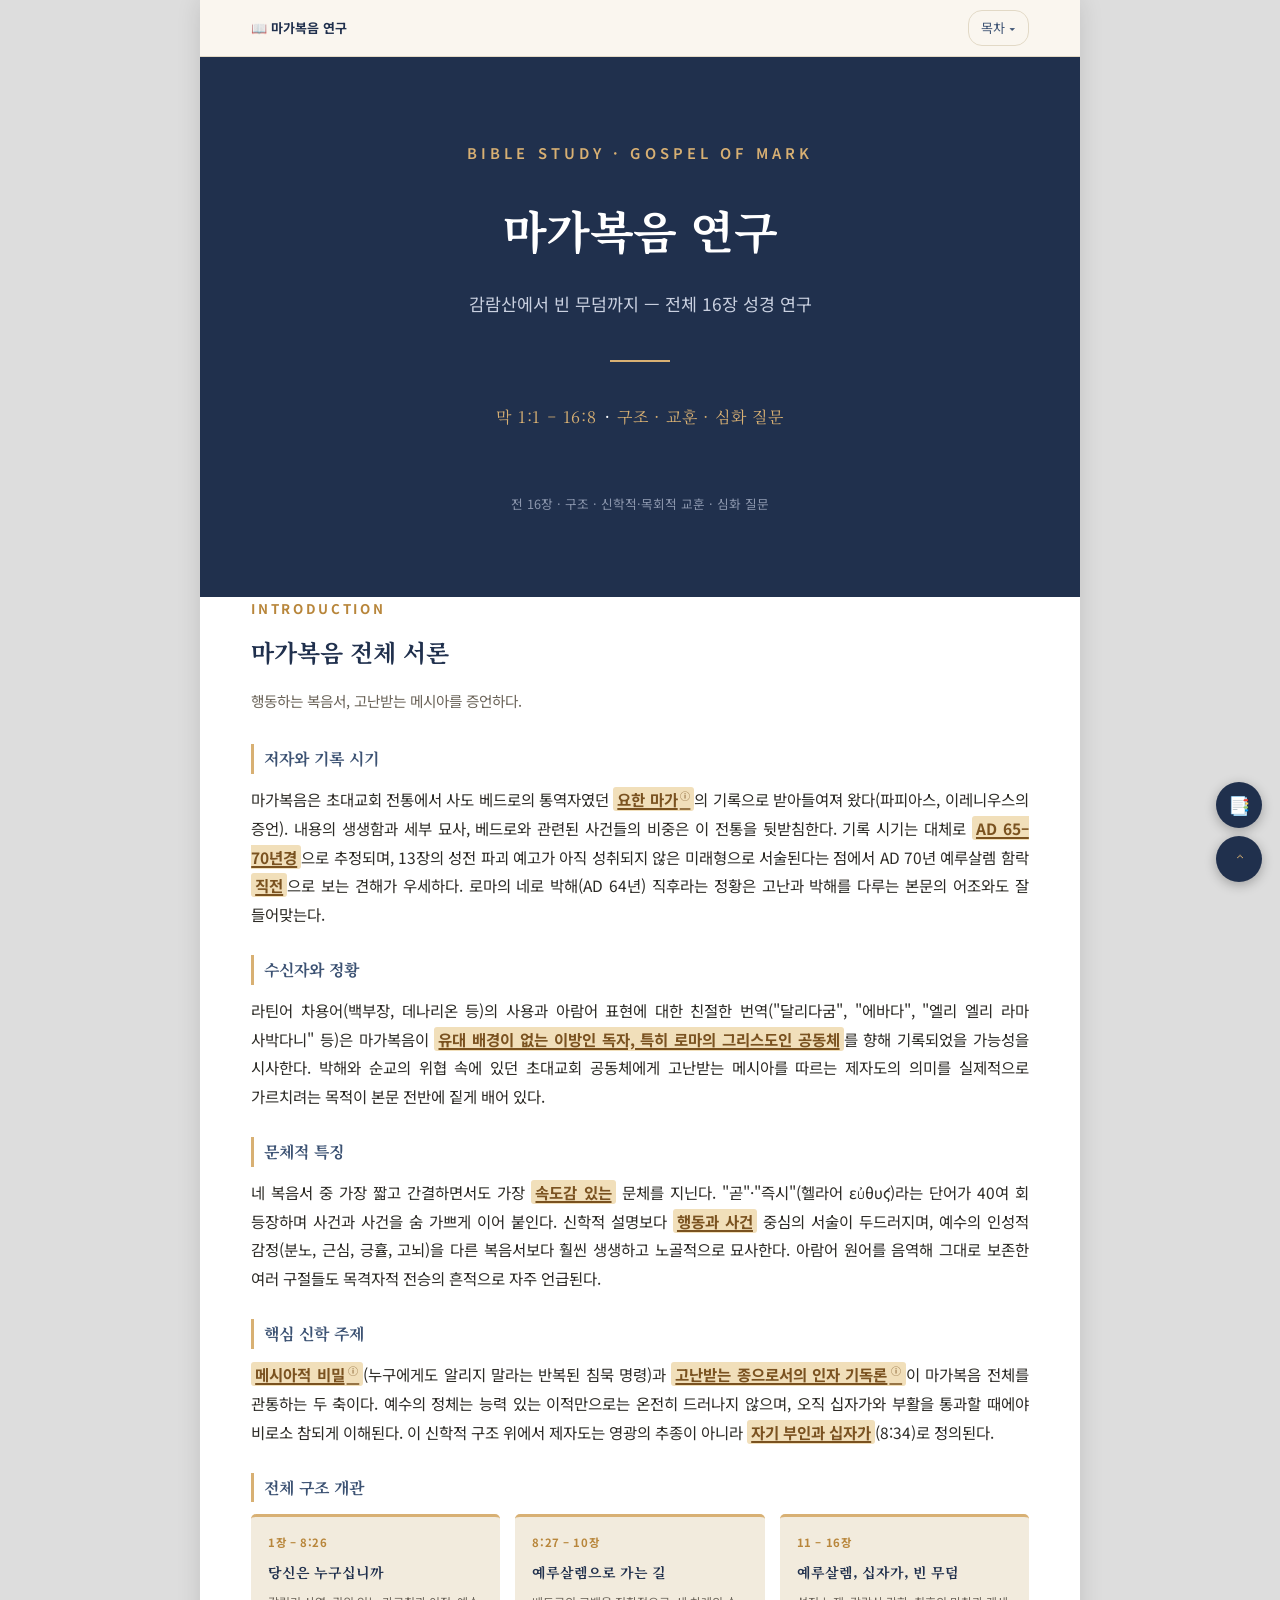
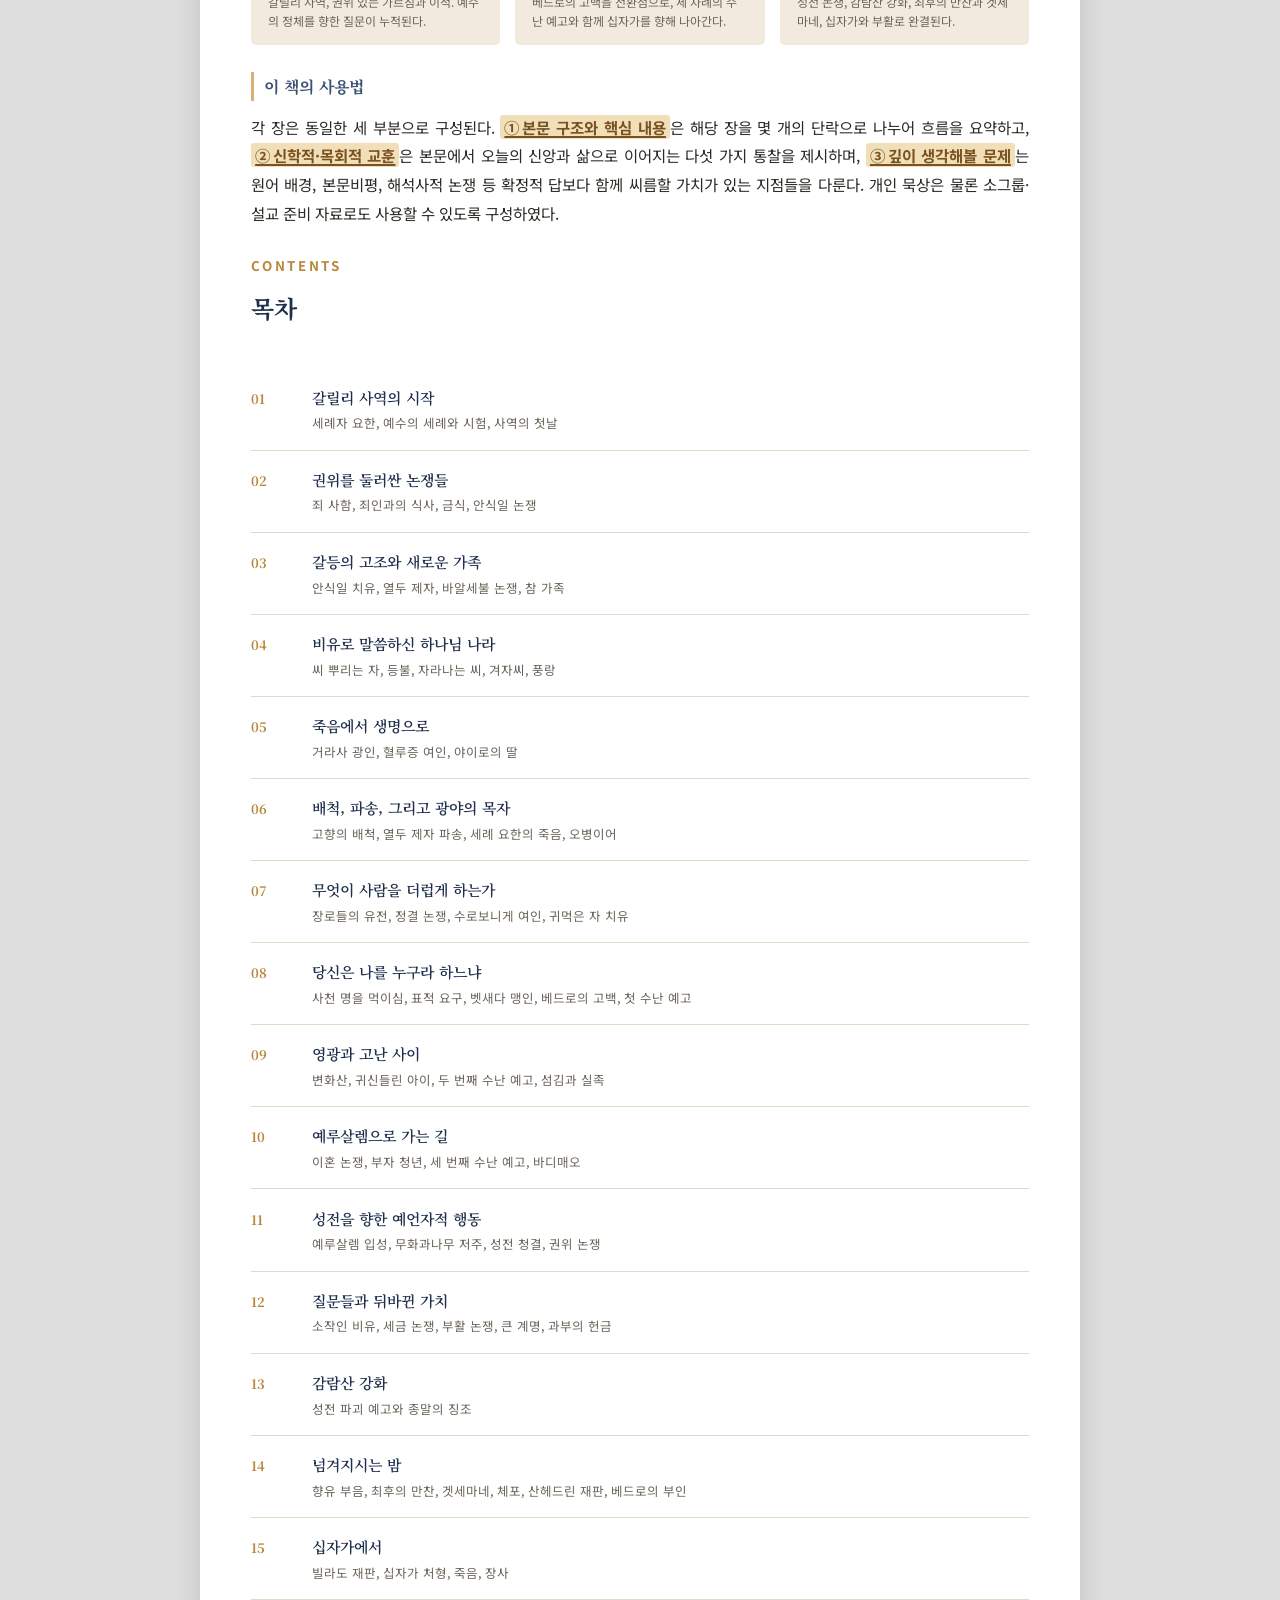
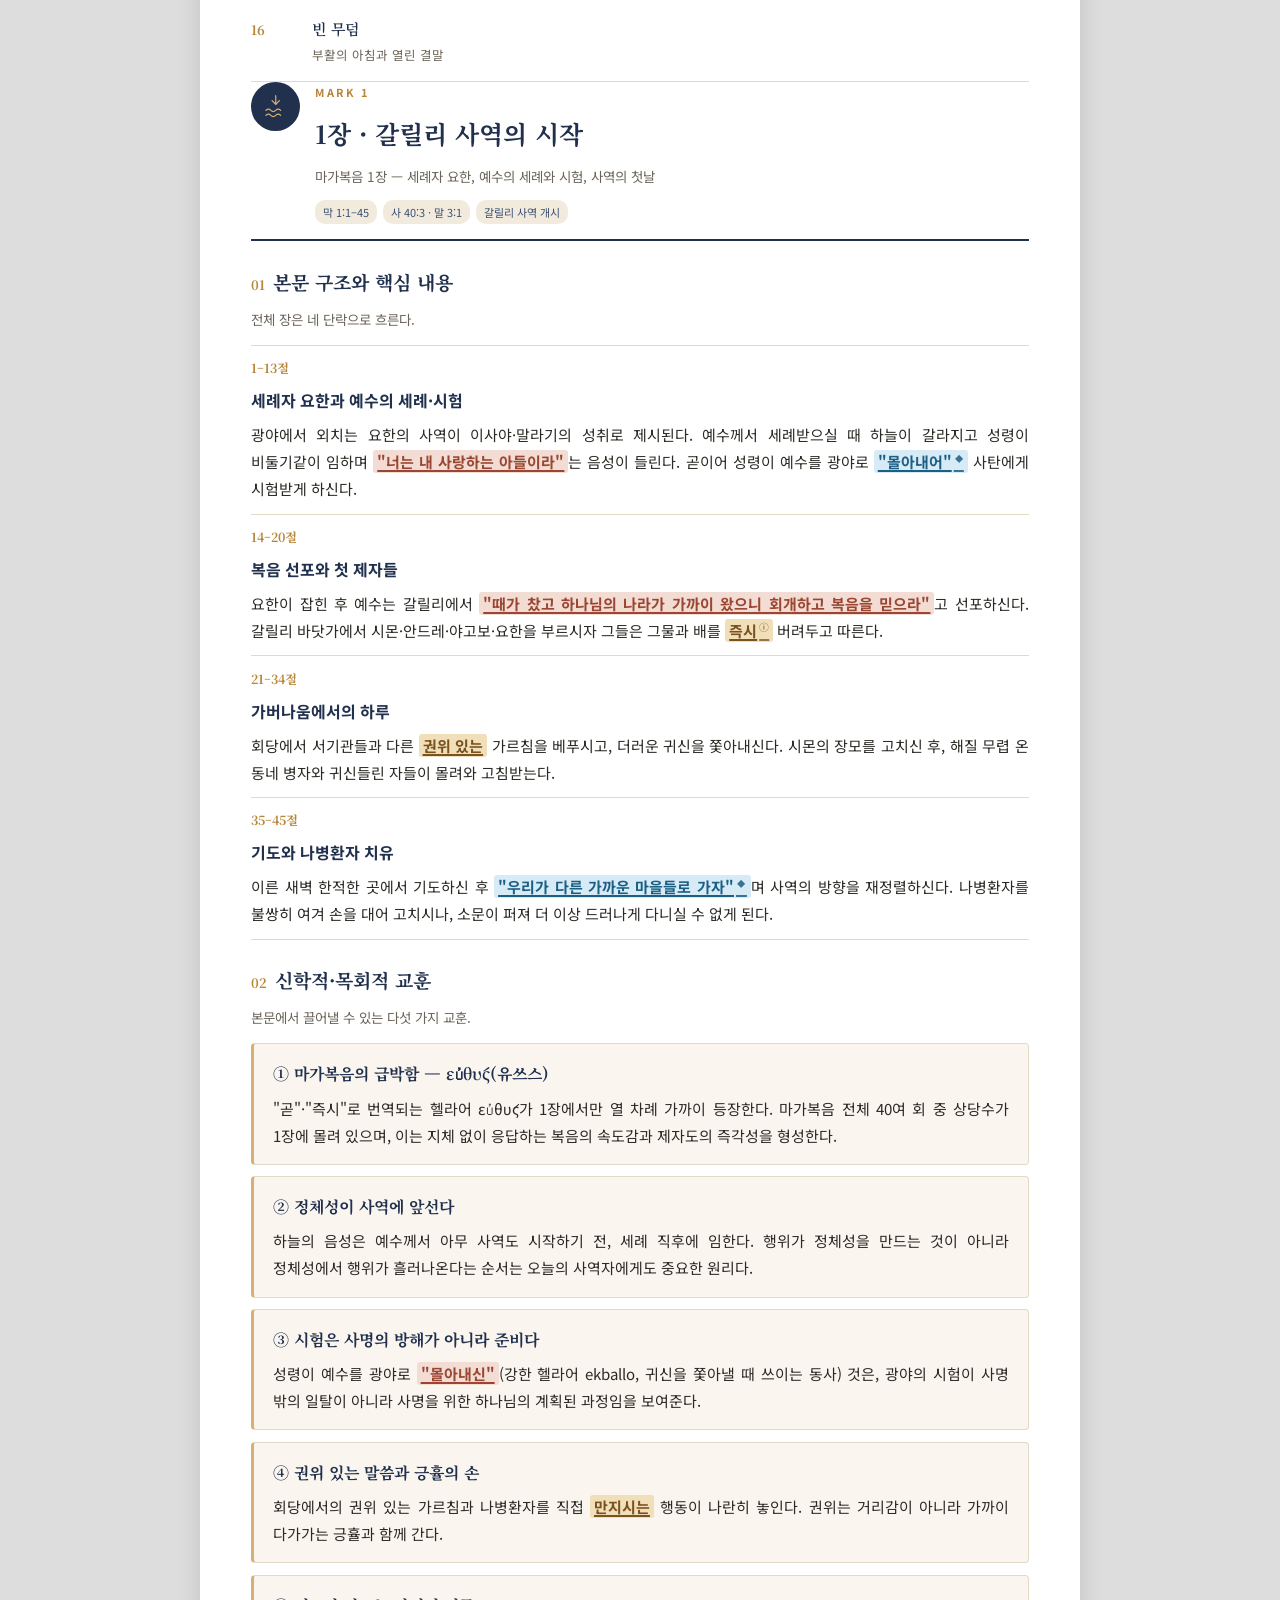
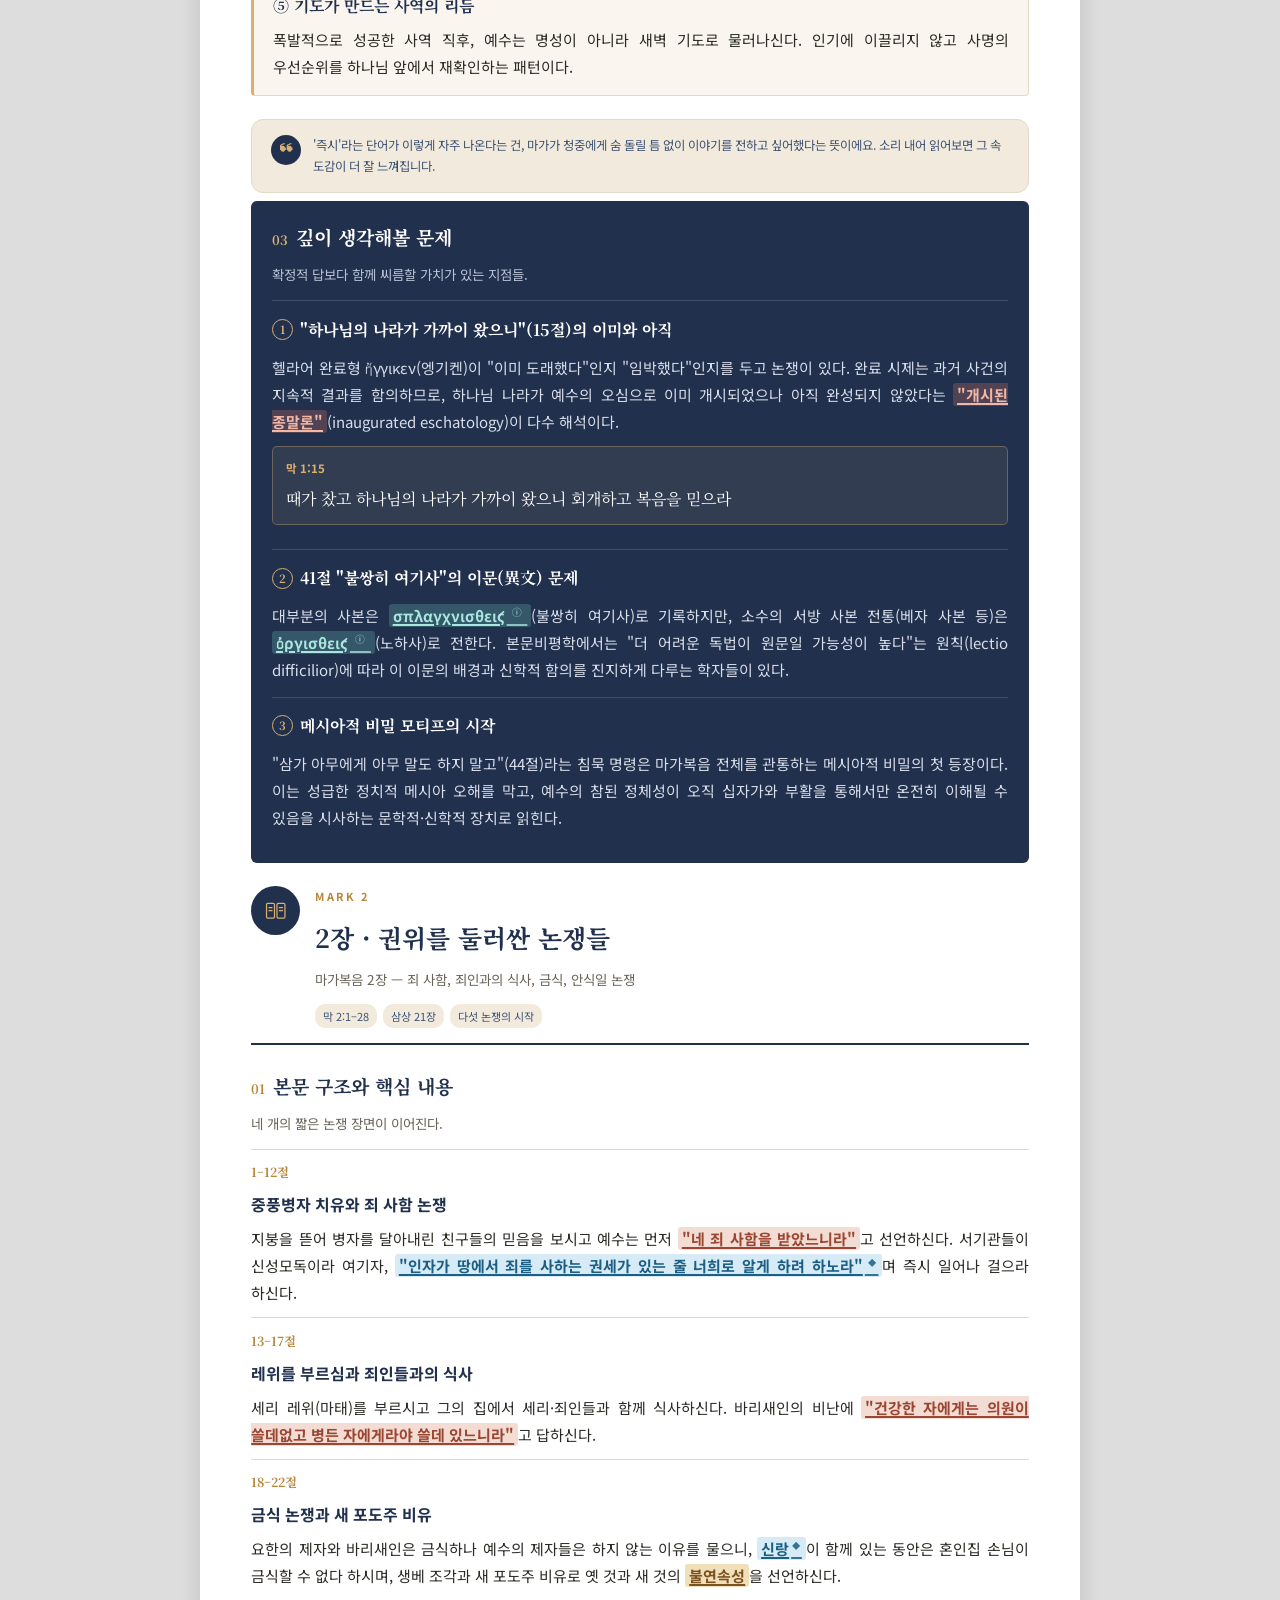
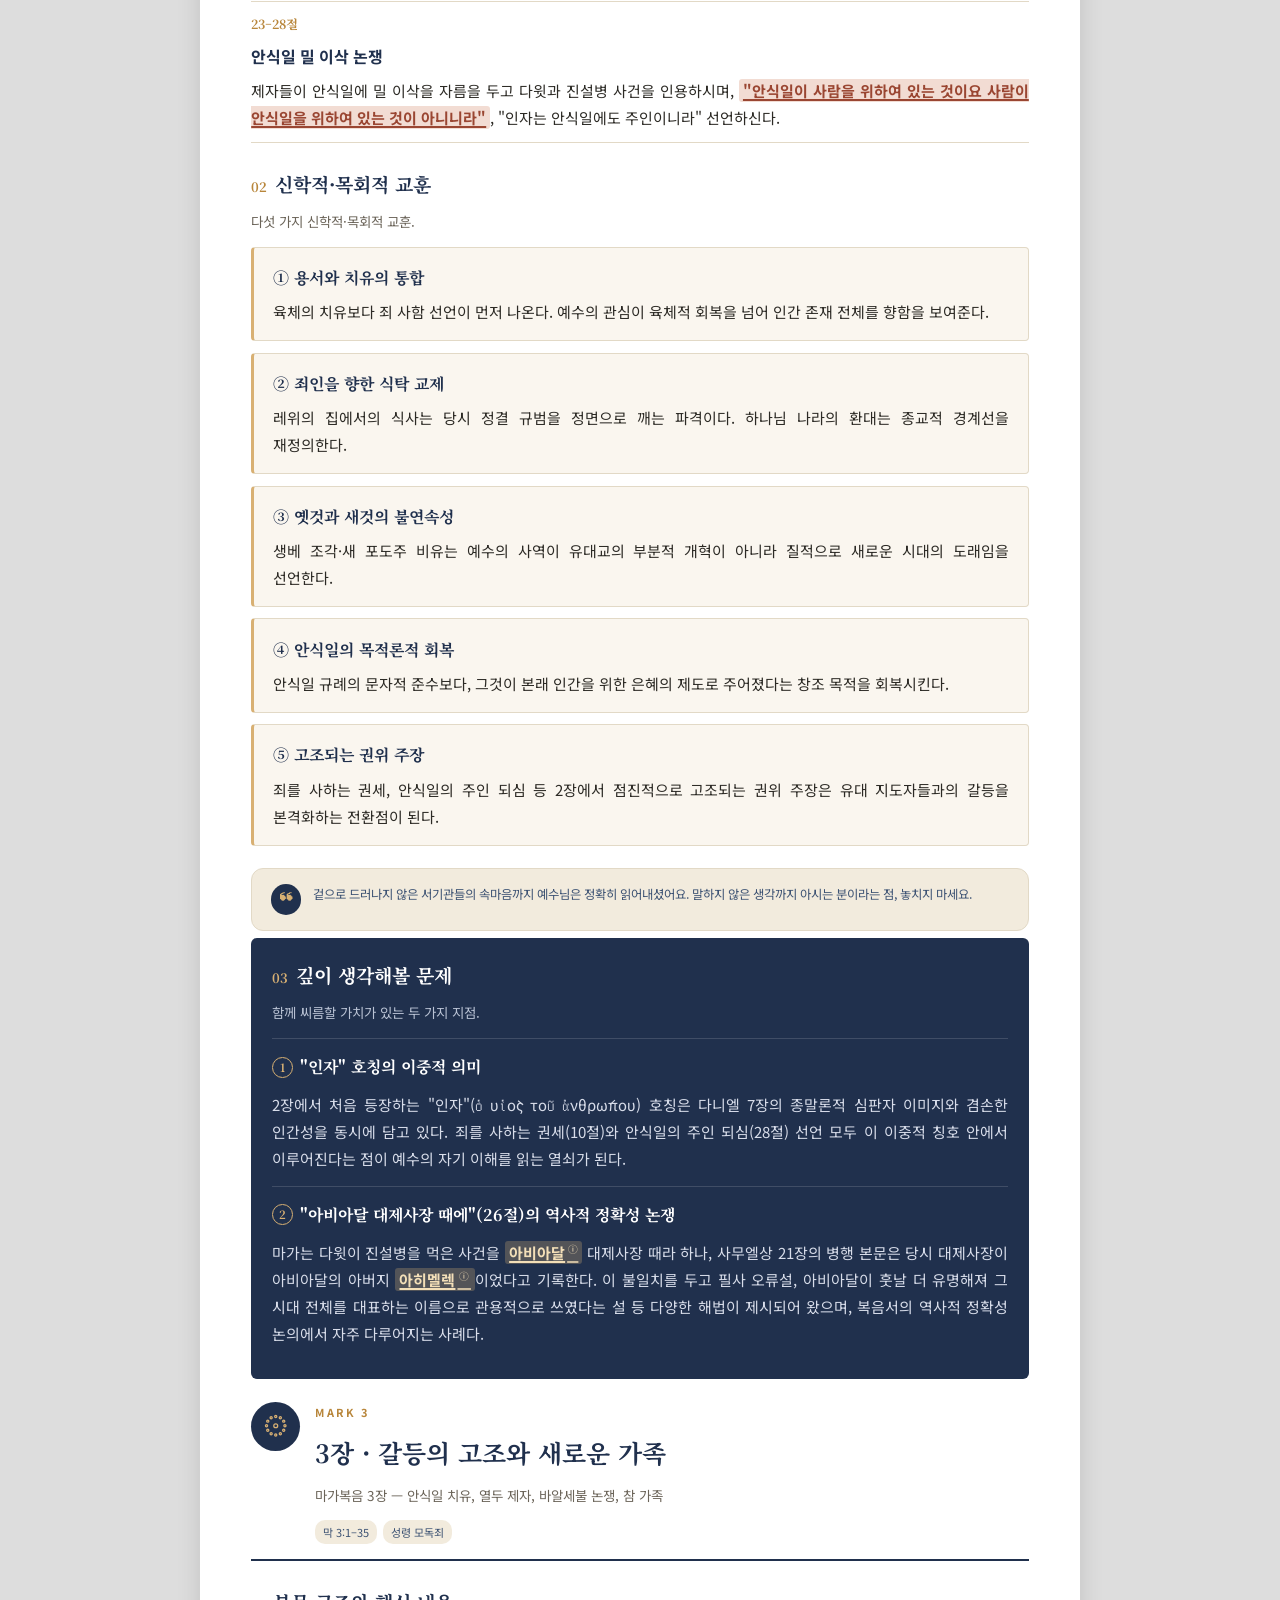
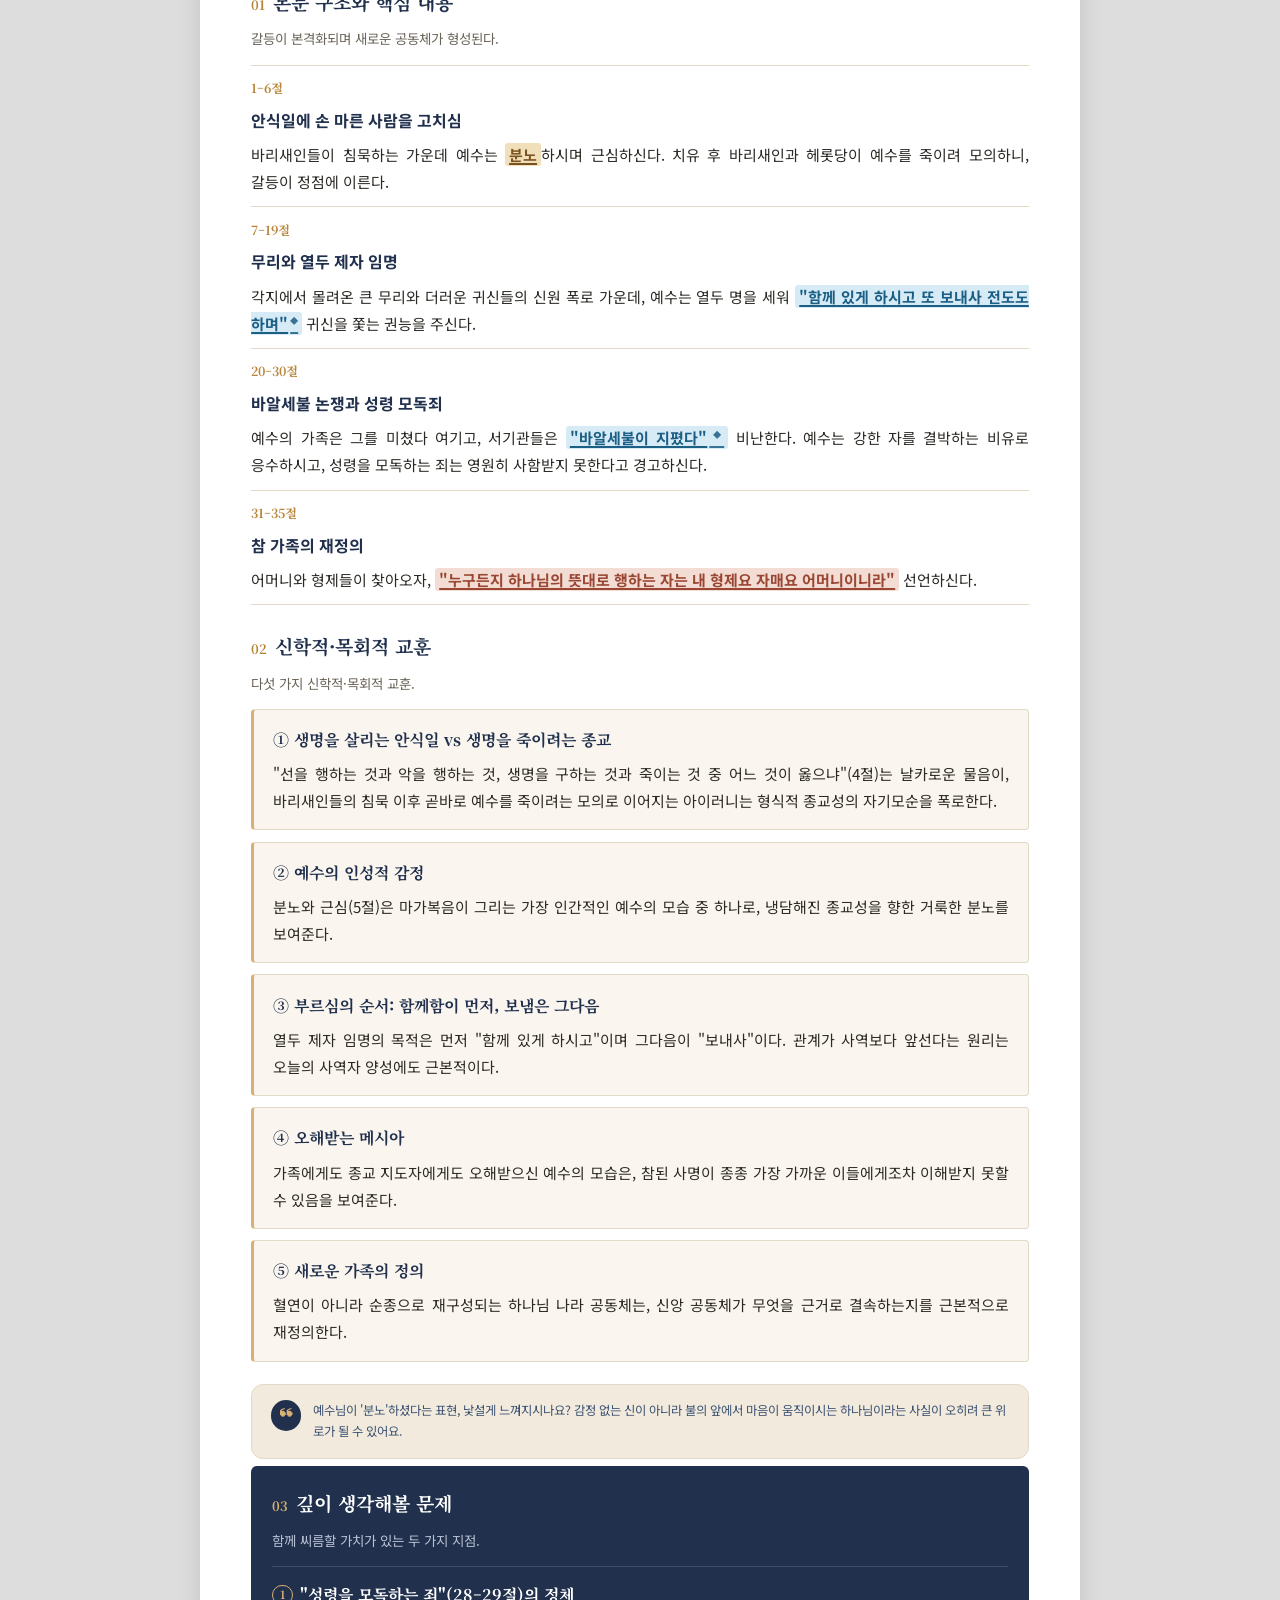
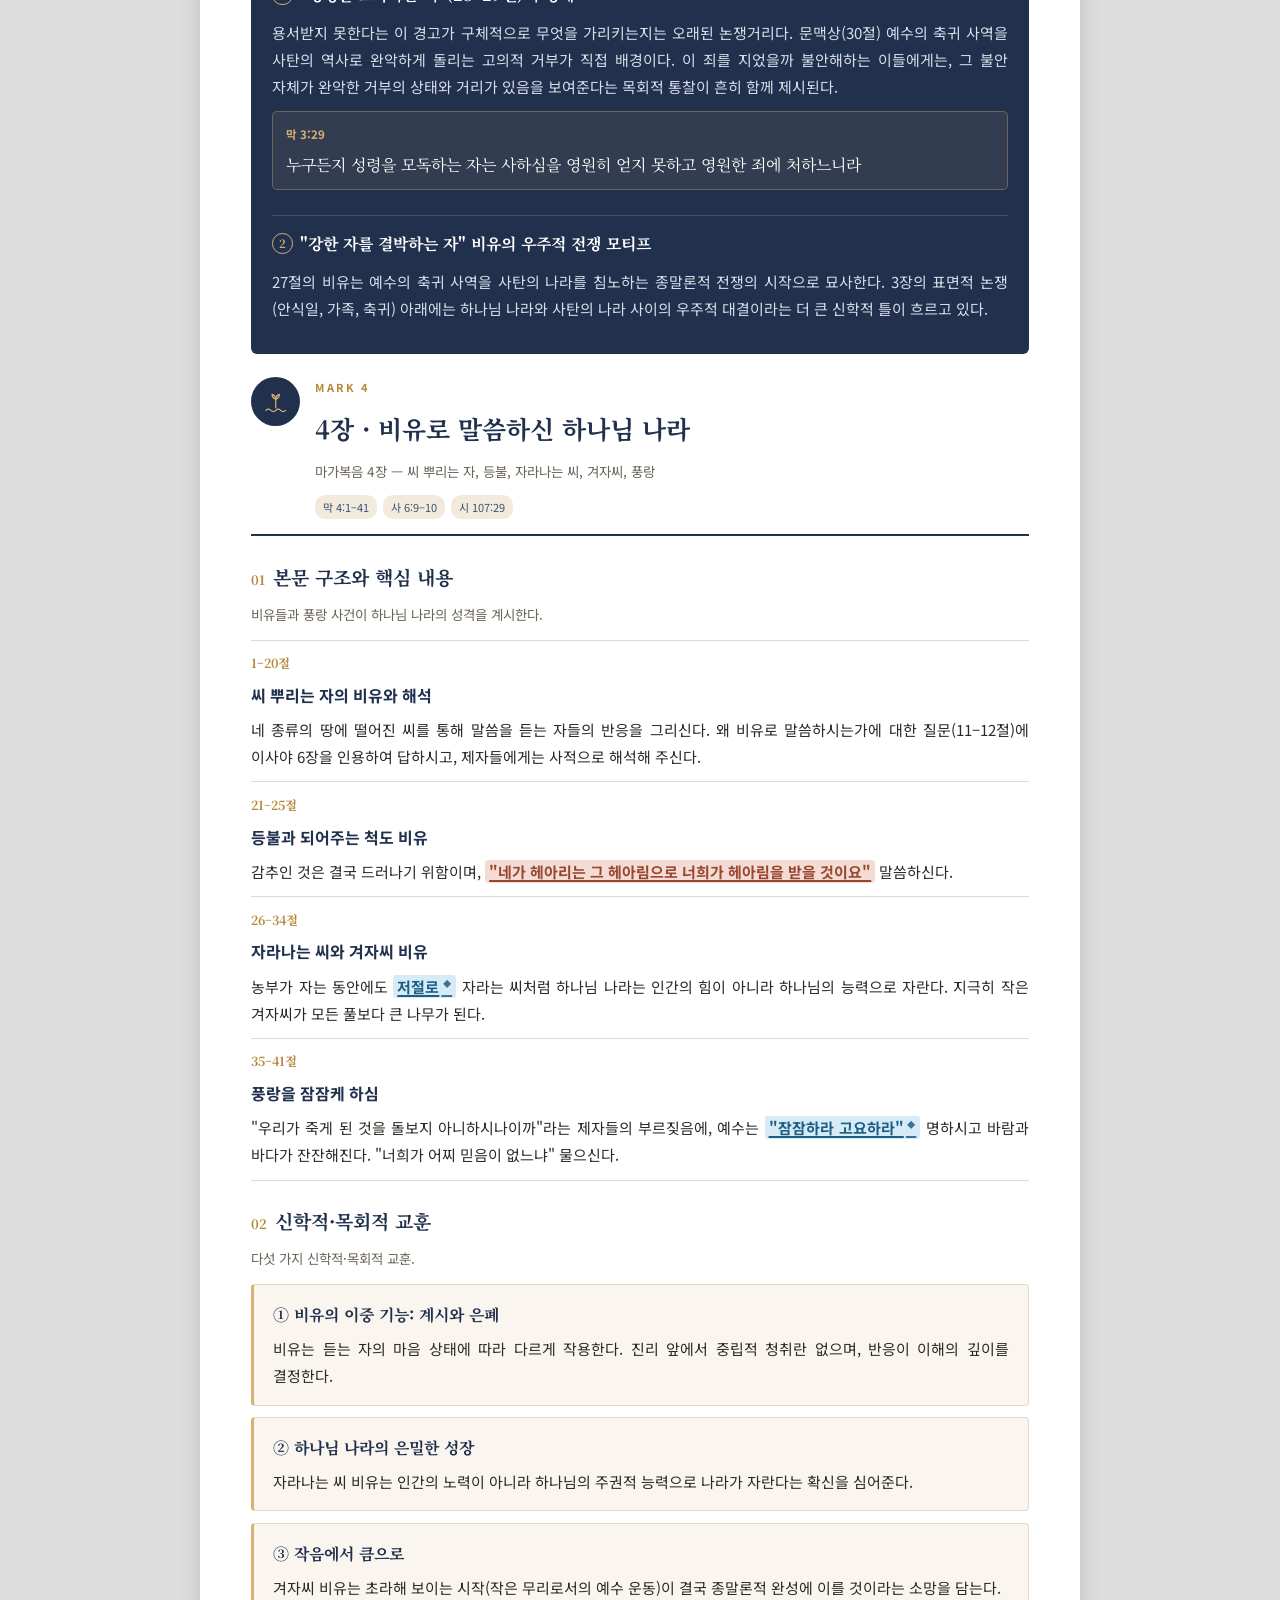
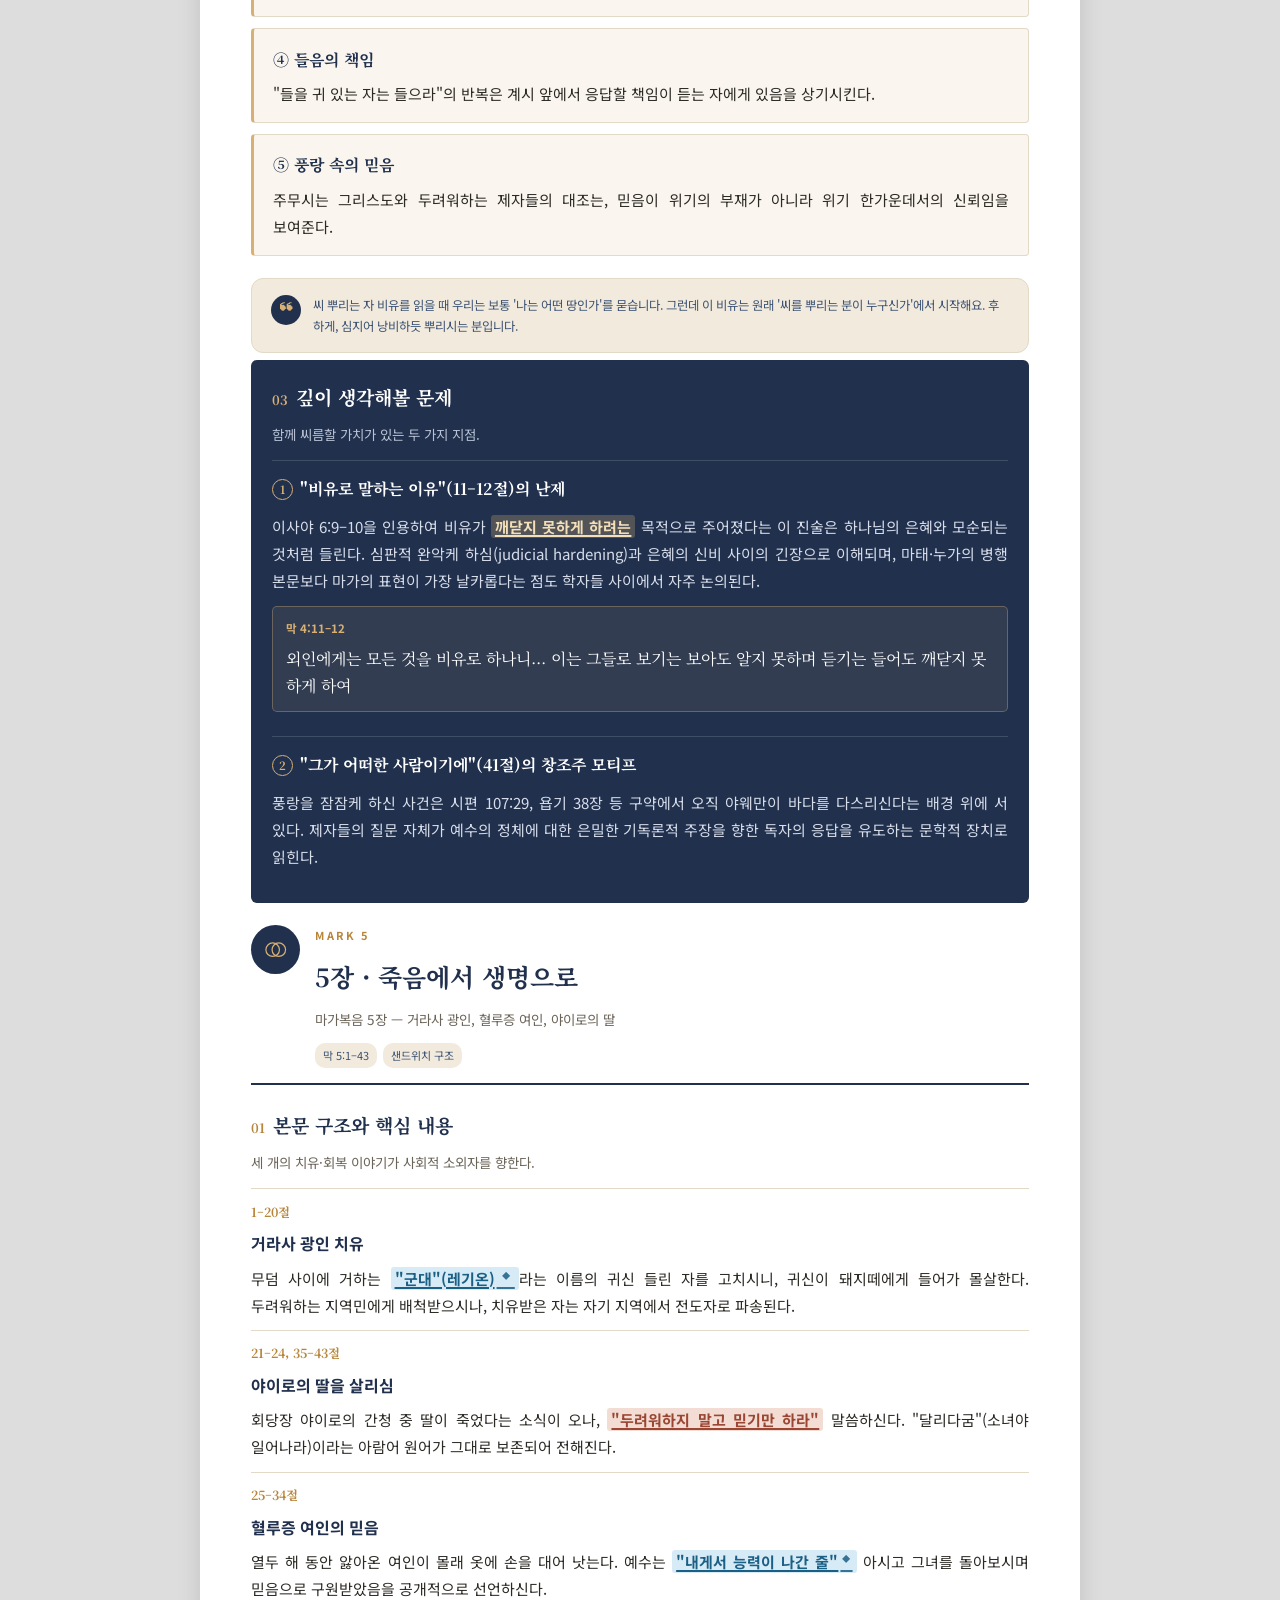
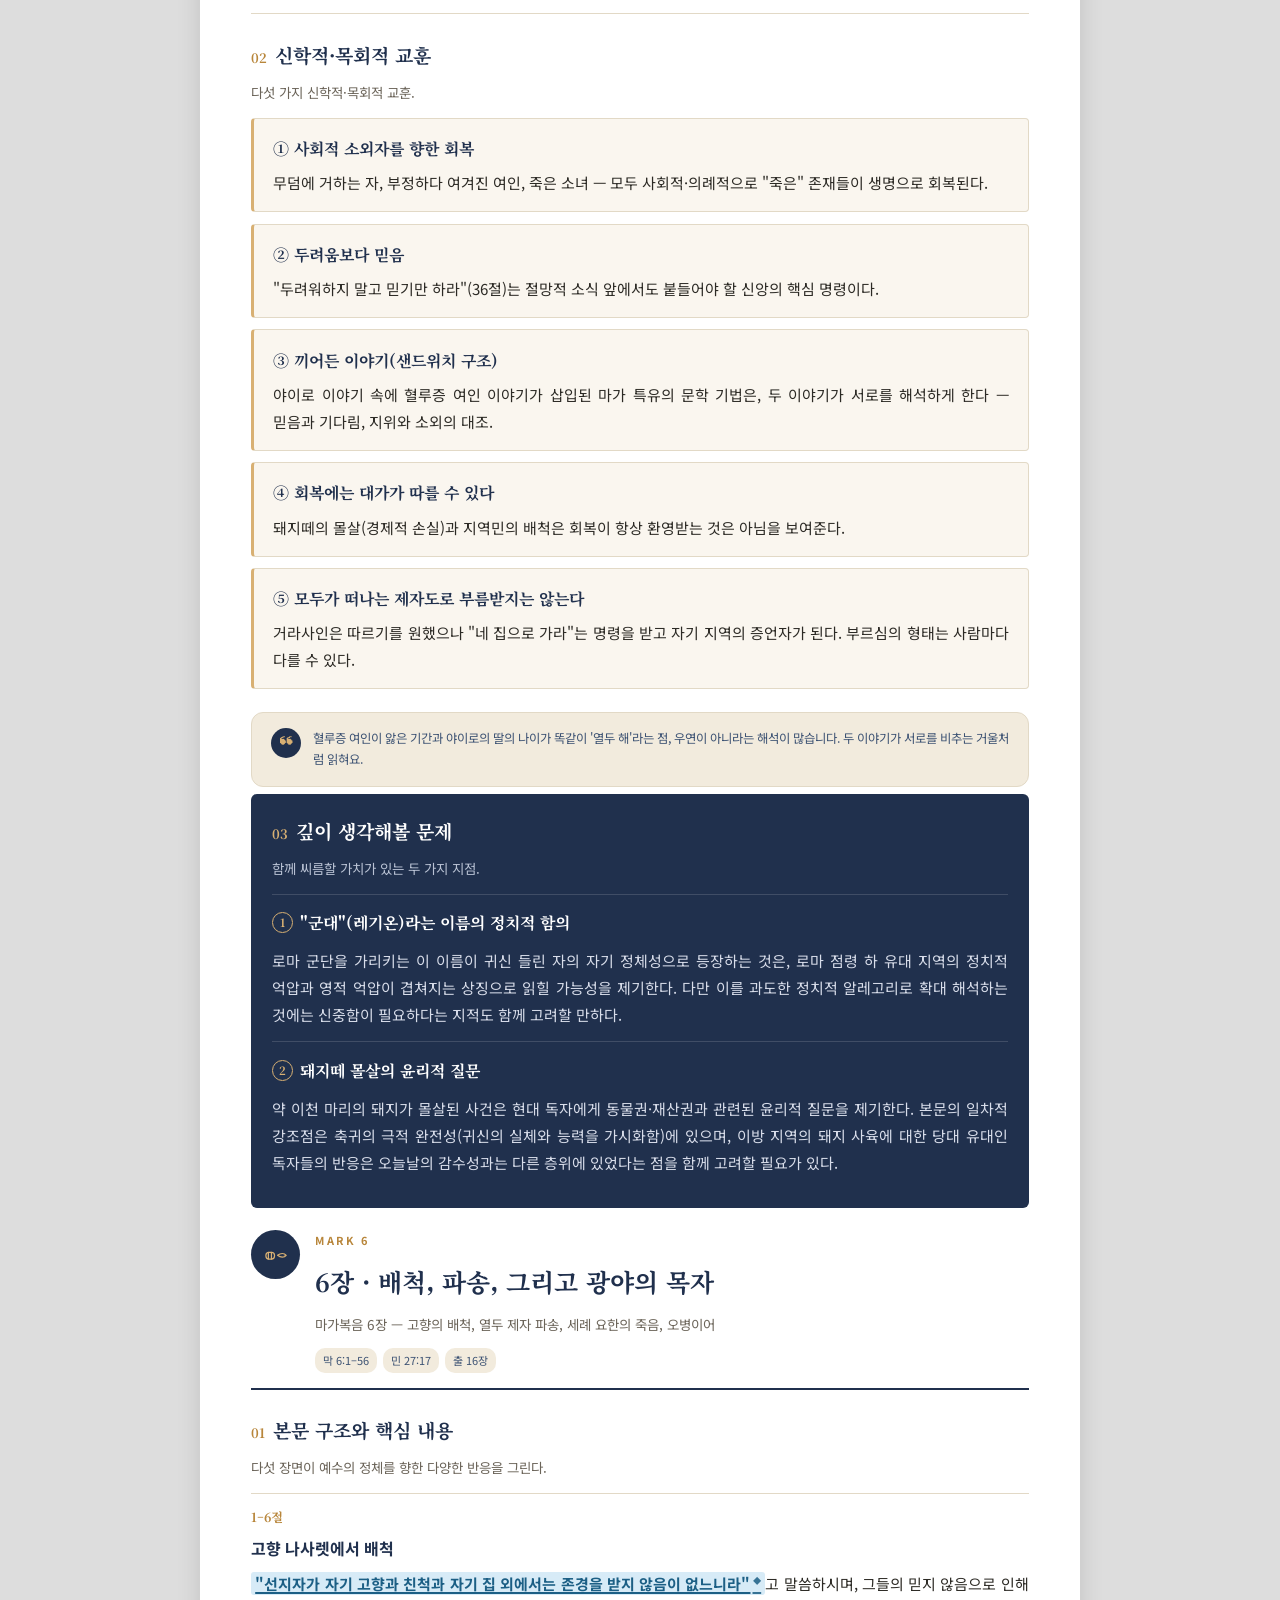
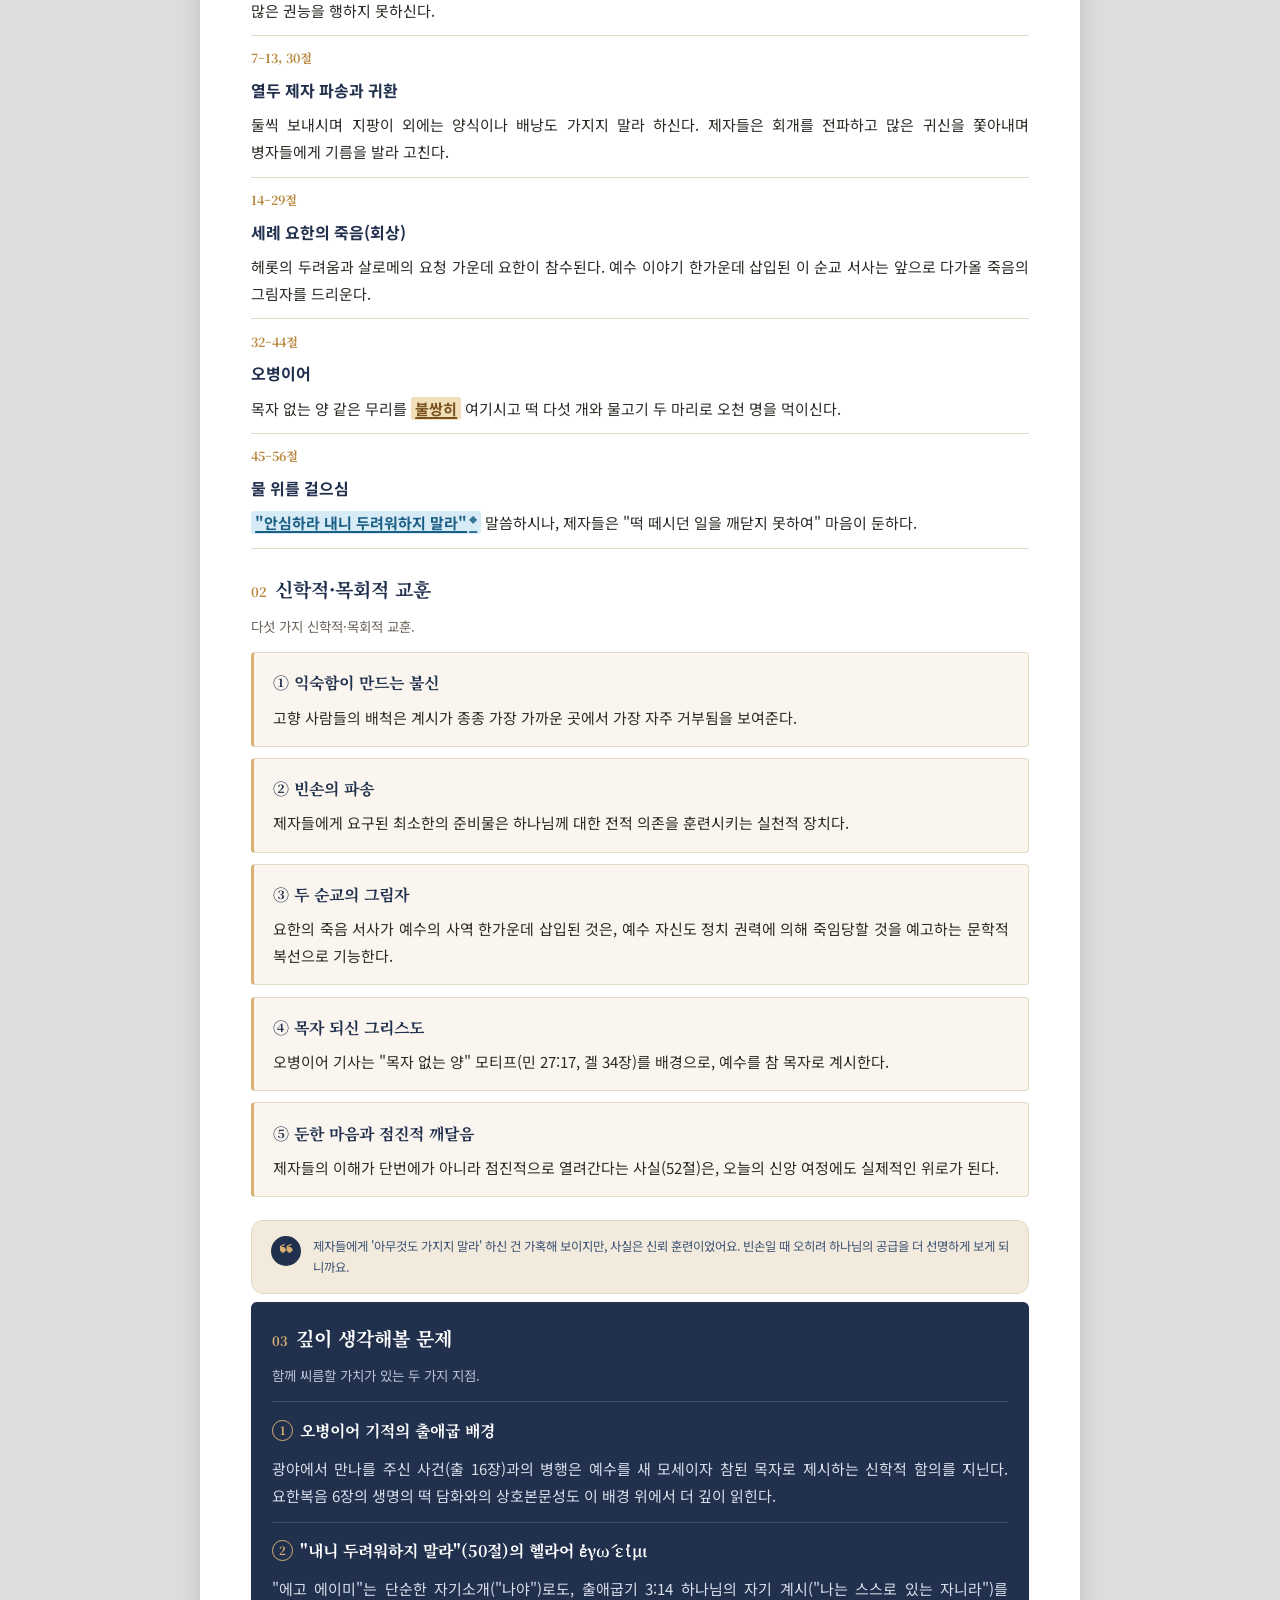
<file: files/uploads/마가복음-연구-최송본.html>
<!DOCTYPE html>
<html lang="ko"><head><meta charset="UTF-8">
<meta name="viewport" content="width=device-width, initial-scale=1.0">
<title>마가복음 연구 — 전권 합본</title>
<link rel="preconnect" href="https://fonts.googleapis.com">
<link href="https://fonts.googleapis.com/css2?family=Noto+Serif+KR:wght@400;600;700&family=Noto+Sans+KR:wght@400;500;600;700&display=swap" rel="stylesheet">
<style>
@page {
  size: A4;
  margin: 20mm 15mm 18mm 15mm;
  @bottom-center {
    content: counter(page);
    font-family: "Noto Sans CJK KR";
    font-size: 9pt;
    color: #9a9184;
  }
}
@page :first {
  margin: 0;
  @bottom-center { content: ''; }
}
@page toc {
  @bottom-center { content: ''; }
}

*{ box-sizing: border-box; -webkit-print-color-adjust: exact; print-color-adjust: exact; }

.quick-nav{ display: none; }
.floating-nav{ display: none; }

:root{
  --cream:#faf6ef;
  --cream-deep:#f2ebdd;
  --navy:#20304d;
  --navy-soft:#3c5273;
  --gold:#b8863b;
  --gold-soft:#d8b073;
  --ink:#2c2a25;
  --ink-soft:#6b6459;
  --line:#e2d9c6;
  --white:#ffffff;
}

body{
  margin:0;
  background:var(--white);
  color:var(--ink);
  font-family:"Noto Sans CJK KR","Noto Sans KR","Malgun Gothic","Apple SD Gothic Neo",sans-serif;
  font-size: 10.3pt;
  line-height: 1.75;
}

b, strong { font-weight: 700; }

/* ===== COVER ===== */
.cover{
  break-after: page;
  height: 297mm;
  background: var(--navy);
  color: var(--white);
  display: flex;
  flex-direction: column;
  justify-content: center;
  text-align: center;
  padding: 0 20mm;
}
.cover .eyebrow{
  font-size: 11pt;
  letter-spacing: 0.28em;
  color: var(--gold-soft);
  font-weight: 600;
  text-transform: uppercase;
  margin-bottom: 22px;
}
.cover h1{
  font-family:"Noto Serif CJK KR","Noto Serif KR","Batang",serif;
  font-size: 42pt;
  font-weight: 700;
  margin: 0 0 16px;
  letter-spacing: -0.01em;
}
.cover .cover-sub{
  font-size: 13pt;
  color: #c9d0e0;
  font-weight: 400;
  margin-bottom: 40px;
}
.cover .cover-line{
  width: 60px;
  height: 2px;
  background: var(--gold-soft);
  margin: 0 auto 40px;
}
.cover .cover-range{
  font-family:"Noto Serif CJK KR","Noto Serif KR","Batang",serif;
  font-size: 12pt;
  color: var(--gold-soft);
  letter-spacing: 0.05em;
}
.cover .cover-note{
  margin-top: 60px;
  font-size: 9.5pt;
  color: #8b96ad;
}

/* ===== INTRO ===== */
.intro-page{
  break-after: page;
  padding-top: 4mm;
}
.page-label{
  font-size: 10pt;
  letter-spacing: 0.2em;
  color: var(--gold);
  font-weight: 700;
  text-transform: uppercase;
  margin-bottom: 8px;
}
.intro-page h1{
  font-family:"Noto Serif CJK KR","Noto Serif KR","Batang",serif;
  font-size: 22pt;
  color: var(--navy);
  font-weight: 700;
  margin: 0 0 4mm;
}
.intro-page .intro-lead{
  font-size: 11pt;
  color: var(--ink-soft);
  margin-bottom: 8mm;
  line-height: 1.7;
}
.intro-block{
  margin-bottom: 7mm;
  break-inside: avoid;
}
.intro-block h3{
  font-family:"Noto Serif CJK KR","Noto Serif KR","Batang",serif;
  font-size: 13pt;
  color: var(--navy-soft);
  font-weight: 700;
  margin: 0 0 3mm;
  padding-left: 10px;
  border-left: 3px solid var(--gold-soft);
}
.intro-block p{
  margin: 0 0 2.5mm;
  text-align: justify;
  word-break: keep-all;
}
.intro-block b{ color: var(--navy-soft); }

.intro-outline{
  display: flex;
  gap: 4mm;
  margin-top: 3mm;
}
.intro-outline .oi{
  flex: 1;
  background: var(--cream-deep);
  border-radius: 5px;
  padding: 4mm 4.5mm;
  border-top: 3px solid var(--gold-soft);
}
.intro-outline .oi .oi-tag{
  font-size: 8.5pt;
  color: var(--gold);
  font-weight: 700;
  letter-spacing: 0.05em;
  margin-bottom: 2mm;
}
.intro-outline .oi .oi-title{
  font-family:"Noto Serif CJK KR","Noto Serif KR","Batang",serif;
  font-weight: 700;
  color: var(--navy);
  font-size: 10.5pt;
  margin-bottom: 1.5mm;
}
.intro-outline .oi .oi-body{
  font-size: 9pt;
  color: var(--ink-soft);
  line-height: 1.6;
}

/* ===== TOC ===== */
.toc-page{
  page: toc;
  break-after: page;
}
.toc-page h1{
  font-family:"Noto Serif CJK KR","Noto Serif KR","Batang",serif;
  font-size: 22pt;
  color: var(--navy);
  font-weight: 700;
  margin: 0 0 10mm;
}
.toc-list{
  display: block;
}
.toc-item{
  display: flex;
  align-items: baseline;
  text-decoration: none;
  color: var(--ink);
  padding: 3.2mm 0;
  border-bottom: 1px solid var(--line);
  break-inside: avoid;
}
.toc-num{
  font-family:"Noto Serif CJK KR","Noto Serif KR","Batang",serif;
  font-size: 10.5pt;
  font-weight: 700;
  color: var(--gold);
  width: 16mm;
  flex-shrink: 0;
}
.toc-title{
  font-family:"Noto Serif CJK KR","Noto Serif KR","Batang",serif;
  font-size: 11.5pt;
  font-weight: 600;
  color: var(--navy);
  flex-shrink: 0;
}
.toc-sub{
  font-size: 9pt;
  color: var(--ink-soft);
  margin-left: 6px;
  flex-shrink: 1;
}
.toc-fill{
  flex: 1;
  border-bottom: 1px dotted var(--ink-soft);
  margin: 0 3mm 1.5mm;
  opacity: 0.5;
}
.toc-page-num{
  font-size: 10pt;
  color: var(--navy-soft);
  font-weight: 600;
  flex-shrink: 0;
}
.toc-page-num::after{
  content: target-counter(attr(href), page);
}

/* ===== CHAPTER (reused component styles, print-tuned) ===== */
.chapter{
  break-before: page;
}
.chapter-head{
  margin-bottom: 6mm;
  padding-bottom: 4mm;
  border-bottom: 2px solid var(--navy);
  display: flex;
  align-items: flex-start;
  gap: 4mm;
}
.chapter-icon-badge{
  flex-shrink: 0;
  width: 13mm; height: 13mm;
  border-radius: 50%;
  background: var(--navy);
  color: var(--gold-soft);
  display: flex; align-items: center; justify-content: center;
}
.chapter-icon-badge .chapter-icon{ width: 60%; height: 60%; }
.chapter-head-text{ flex: 1; min-width: 0; }
.chapter-eyebrow{
  font-size: 9pt;
  letter-spacing: 0.2em;
  color: var(--gold);
  font-weight: 700;
  text-transform: uppercase;
  margin-bottom: 2mm;
}
.chapter-head h1{
  font-family:"Noto Serif CJK KR","Noto Serif KR","Batang",serif;
  font-size: 19pt;
  font-weight: 700;
  color: var(--navy);
  margin: 0 0 2mm;
}
.chapter-head .chapter-sub{
  font-size: 9.5pt;
  color: var(--ink-soft);
}
.chapter-head .ref-strip{
  display:flex; gap: 6px; flex-wrap: wrap; margin-top: 3mm;
}
.chapter-head .ref-item{
  font-size: 8pt;
  color: var(--navy-soft);
  padding: 2px 8px;
  background: var(--cream-deep);
  border-radius: 10px;
}

section.sub{ margin-bottom: 6mm; }
.sec-head{ display:flex; align-items:baseline; gap:8px; margin-bottom:2mm; }
.sec-num{ font-family:"Noto Serif CJK KR","Noto Serif KR","Batang",serif; font-size:9.5pt; color:var(--gold); font-weight:700; }
h2{ font-family:"Noto Serif CJK KR","Noto Serif KR","Batang",serif; font-size:14pt; color:var(--navy); font-weight:700; margin:0; }
.sec-desc{ color:var(--ink-soft); font-size:9pt; margin:0 0 3.5mm; }

.flow{ display:flex; flex-direction:column; }
.flow-item{
  display:grid; grid-template-columns: 22mm 1fr; gap: 4mm;
  padding: 3mm 0; border-top:1px solid var(--line);
  break-inside: avoid;
}
.flow-item:last-child{ border-bottom:1px solid var(--line); }
.flow-range{ font-family:"Noto Serif CJK KR","Noto Serif KR","Batang",serif; font-size:9pt; color:var(--gold); font-weight:700; }
.flow-title{ font-weight:700; color:var(--navy); font-size:10.3pt; margin-bottom:1.5mm; }
.flow-body{ color:var(--ink); font-size: 9.6pt; line-height:1.7; text-align:justify; word-break: keep-all; }
.flow-body b{ color:var(--navy-soft); font-weight:600; }

.teach-grid{ display:flex; flex-direction:column; gap: 3mm; }
.teach-card{
  background: var(--cream); border:1px solid var(--line); border-left:3px solid var(--gold-soft);
  border-radius:4px; padding: 3.5mm 4mm; break-inside: avoid;
}
.teach-title{ font-family:"Noto Serif CJK KR","Noto Serif KR","Batang",serif; font-size:10.6pt; font-weight:700; color:var(--navy); margin-bottom:1.5mm; }
.teach-body{ font-size:9.6pt; color:var(--ink); text-align:justify; word-break: keep-all; }

.deep-wrap{
  background: var(--navy); border-radius:6px; padding: 5mm 5.5mm; margin-top: 2mm;
}
.deep-wrap .sec-num{ color: var(--gold-soft); }
.deep-wrap h2{ color: var(--white); }
.deep-wrap .sec-desc{ color:#b9c2d4; }
.deep-item{ padding: 3.5mm 0; border-top:1px solid rgba(255,255,255,0.14); break-inside: avoid; }
.deep-item:first-of-type{ margin-top: 2mm; }
.deep-num{
  display:inline-flex; align-items:center; justify-content:center;
  width:5.5mm; height:5.5mm; border:1px solid var(--gold-soft); color:var(--gold-soft);
  border-radius:50%; font-size:8.5pt; font-weight:700; margin-right: 2mm;
}
.deep-title{
  display:flex; align-items:center; font-family:"Noto Serif CJK KR","Noto Serif KR","Batang",serif; font-size:10.6pt;
  font-weight:700; color:var(--white); margin-bottom: 2.5mm;
}
.deep-body{ font-size:9.6pt; color:#d8ddea; padding-left: 7.5mm; text-align:justify; word-break: keep-all; }
.deep-body b{ color: var(--gold-soft); font-weight:600; }
.view-list{ padding-left:7.5mm; margin-top: 2.5mm; display:flex; flex-direction:column; gap: 2mm; }
.view{ background: rgba(255,255,255,0.07); border-radius:4px; padding: 2mm 3mm; font-size:8.8pt; color:#c9d0e0; }
.view b{ color: var(--gold-soft); }

.verse-box{
  margin: 3mm 0 3mm 7.5mm; background: rgba(216,176,115,0.1); border:1px solid rgba(216,176,115,0.35);
  border-radius:5px; padding: 3mm 3.5mm; break-inside: avoid;
}
.verse-ref{ font-size:8pt; color:var(--gold-soft); font-weight:700; margin-bottom:1.5mm; }
.verse-text{ font-family:"Noto Serif CJK KR","Noto Serif KR","Batang",serif; font-size:10pt; color:var(--white); line-height:1.7; }
.verse-text .hinge{ color:var(--gold-soft); font-weight:700; background:rgba(216,176,115,0.2); padding:0 4px; border-radius:3px; }
.greek-tag{
  display:inline-block; font-size:7.5pt; color:var(--navy); background:var(--gold-soft);
  padding:1px 6px; border-radius:8px; font-weight:700; margin-left:4px;
}

.split-table{
  margin: 3mm 0 3mm 7.5mm; display:grid; grid-template-columns: 1fr 1fr;
  border:1px solid rgba(255,255,255,0.18); border-radius:5px; overflow:hidden; break-inside: avoid;
}
.split-col{ padding: 3mm 3.2mm; }
.split-col.a{ background: rgba(216,176,115,0.12); border-right:1px solid rgba(255,255,255,0.18); }
.split-col.b{ background: rgba(255,255,255,0.05); }
.split-label{ font-size:7.5pt; font-weight:700; margin-bottom:1.5mm; }
.split-col.a .split-label{ color: var(--gold-soft); }
.split-col.b .split-label{ color:#8fa3c7; }
.split-event{ font-family:"Noto Serif CJK KR","Noto Serif KR","Batang",serif; font-size:10pt; font-weight:700; color:var(--white); margin-bottom:1mm; }
.split-detail{ font-size:8.4pt; color:#c9d0e0; line-height:1.6; }
.split-verse{ font-size:7.5pt; color:var(--gold-soft); margin-top:1.5mm; }

.hinge-note{
  margin: 3mm 0 1mm 7.5mm; font-size:9pt; color:#c9d0e0; background:rgba(255,255,255,0.06);
  border-left:2px solid var(--gold-soft); padding: 2.5mm 3.5mm; border-radius:0 4px 4px 0; break-inside: avoid;
}
.hinge-note b{ color: var(--gold-soft); }

/* ===== SPEECH BUBBLE (supplementary explanation) ===== */
.speech-bubble{
  display: flex;
  gap: 3mm;
  align-items: flex-start;
  background: var(--cream-deep);
  border: 1px solid var(--line);
  border-radius: 12px;
  padding: 4mm 5mm;
  margin: 5mm 0 2mm;
  break-inside: avoid;
}
.speech-bubble .sb-avatar{
  width: 8mm; height: 8mm; min-width: 8mm;
  border-radius: 50%;
  background: var(--navy);
  color: var(--gold-soft);
  display: flex; align-items: center; justify-content: center;
  font-size: 10pt;
}
.speech-bubble .sb-text{
  font-size: 9.3pt;
  color: var(--navy-soft);
  line-height: 1.7;
}
.speech-bubble .sb-text b{ color: var(--navy); }

/* ===== HIGHLIGHTER EMPHASIS — full-coverage, category-colored ===== */
/* hl-quote  = 성경 본문 직접 인용구 (테라코타)   */
/* hl-greek  = 헬라어·원어 표현 (틸)              */
/* hl-term   = 핵심 개념·신학 용어 (골드, 기본값)  */

/* light backgrounds: flow/teach/intro/speech-bubble */
.flow-body b.hl-term, .teach-body b.hl-term, .intro-block p b.hl-term, .sb-text b.hl-term{
  background: #f1dfba; color: #7a5220; padding: 1px 4px; border-radius: 3px; font-weight: 700;
  text-decoration: underline; text-underline-offset: 2px; text-decoration-thickness: 1.5px;
}
.flow-body b.hl-quote, .teach-body b.hl-quote, .intro-block p b.hl-quote, .sb-text b.hl-quote{
  background: #f2dcd3; color: #9a4632; padding: 1px 4px; border-radius: 3px; font-weight: 700;
  text-decoration: underline; text-underline-offset: 2px; text-decoration-thickness: 1.5px;
}
.flow-body b.hl-greek, .teach-body b.hl-greek, .intro-block p b.hl-greek, .sb-text b.hl-greek{
  background: #d7ebe6; color: #235f56; padding: 1px 4px; border-radius: 3px; font-weight: 700;
  text-decoration: underline; text-underline-offset: 2px; text-decoration-thickness: 1.5px;
}

/* dark background: deep-wrap (verse-box, hinge-note, view, deep-body) */
.deep-body b.hl-term, .verse-text b.hl-term, .hinge-note b.hl-term, .view b.hl-term{
  background: rgba(216,176,115,0.28); color: #f3dfb8; padding: 1px 4px; border-radius: 3px; font-weight: 700;
  text-decoration: underline; text-underline-offset: 2px; text-decoration-thickness: 1.5px;
}
.deep-body b.hl-quote, .verse-text b.hl-quote, .hinge-note b.hl-quote, .view b.hl-quote{
  background: rgba(224,122,105,0.26); color: #f0b8a8; padding: 1px 4px; border-radius: 3px; font-weight: 700;
  text-decoration: underline; text-underline-offset: 2px; text-decoration-thickness: 1.5px;
}
.deep-body b.hl-greek, .verse-text b.hl-greek, .hinge-note b.hl-greek, .view b.hl-greek{
  background: rgba(110,196,188,0.26); color: #a9e6dd; padding: 1px 4px; border-radius: 3px; font-weight: 700;
  text-decoration: underline; text-underline-offset: 2px; text-decoration-thickness: 1.5px;
}

/* hl-insight = 더 깊은 설명이 필요한 구절 (하늘색), 클릭 시 팝업 */
.flow-body b.hl-insight, .teach-body b.hl-insight, .intro-block p b.hl-insight, .sb-text b.hl-insight{
  background: #d7ebf7; color: #1c5f85; padding: 1px 4px; border-radius: 3px; font-weight: 700;
  text-decoration: underline; text-underline-offset: 2px; text-decoration-thickness: 1.5px;
}
.deep-body b.hl-insight, .verse-text b.hl-insight, .hinge-note b.hl-insight, .view b.hl-insight{
  background: rgba(120,190,230,0.28); color: #bfe3f8; padding: 1px 4px; border-radius: 3px; font-weight: 700;
  text-decoration: underline; text-underline-offset: 2px; text-decoration-thickness: 1.5px;
}
b.has-insight{ cursor: pointer; }
b.has-insight:after{
  content: "\25C6"; font-size: 0.55em; margin-left: 2px; vertical-align: super; opacity: 0.85;
}

/* clickable (has a glossary tip) */
b.has-tip{ cursor: pointer; }
b.has-tip:after{
  content: "ⓘ"; font-size: 0.65em; margin-left: 2px; vertical-align: super;
  opacity: 0.75;
}

/* ===== TERM TOOLTIP BUBBLE (screen only) ===== */
#termTip{
  display: none;
  position: absolute;
  z-index: 500;
  max-width: 280px;
  background: var(--white);
  color: var(--ink);
  font-size: 13px;
  line-height: 1.65;
  padding: 12px 15px;
  border-radius: 10px;
  border-top: 4px solid var(--gold);
  box-shadow: 0 6px 24px rgba(0,0,0,0.22);
}
#termTip::before{
  content: "";
  position: absolute;
  top: -5px; left: 16px;
  width: 12px; height: 12px;
  background: var(--white);
  box-shadow: -2px -2px 3px rgba(0,0,0,0.04);
  transform: rotate(45deg);
}
#termTip .tip-close{
  position: absolute; top: 6px; right: 9px;
  width: 20px; height: 20px; border-radius: 50%;
  background: var(--cream-deep);
  display: flex; align-items: center; justify-content: center;
  color: var(--navy-soft); font-size: 12px; cursor: pointer;
}
#termTip .tip-close:hover{ background: var(--line); }

/* ===== INSIGHT POPUP (memo-style modal) — screen only ===== */
#insightOverlay{
  display: none;
  position: fixed; inset: 0; z-index: 800;
  background: rgba(20,28,42,0.55);
  align-items: center; justify-content: center;
  padding: 24px;
}
#insightOverlay.open{ display: flex; }
#insightCard{
  background: var(--white);
  max-width: 480px; width: 100%;
  max-height: 80vh; overflow-y: auto;
  border-radius: 14px;
  padding: 26px 26px 22px;
  box-shadow: 0 20px 60px rgba(0,0,0,0.4);
  position: relative;
  border-top: 5px solid #4fa3d1;
}
#insightCard .insight-eyebrow{
  font-size: 11px; letter-spacing: 0.14em; color: #4fa3d1; font-weight: 700;
  text-transform: uppercase; margin-bottom: 8px;
}
#insightCard h3{
  font-family:"Noto Serif CJK KR","Noto Serif KR",serif;
  font-size: 18px; color: var(--navy); font-weight: 700; margin: 0 0 12px; line-height: 1.4;
}
#insightCard .insight-body{
  font-size: 14.5px; line-height: 1.85; color: var(--ink); white-space: pre-line;
}
#insightCard .insight-close{
  position: absolute; top: 14px; right: 16px;
  width: 28px; height: 28px; border-radius: 50%;
  background: var(--cream-deep); color: var(--navy-soft);
  display: flex; align-items: center; justify-content: center;
  cursor: pointer; font-size: 15px;
}
#insightCard .insight-close:hover{ background: var(--line); }

/* ===== SCREEN-ONLY RESPONSIVE + READABILITY OVERRIDES ===== */
/* The rules above are tuned for A4 print (mm units, fixed page height).
   On screen — especially narrow/mobile windows — those fixed widths can
   overflow, and print-sized fonts read small. These rules make the same
   document maximally readable on any screen size without touching what
   actually gets printed. */
html{ background:#ddd; scroll-behavior: smooth; }
  body{
    max-width: 880px;
    margin: 0 auto;
    background: var(--white);
    box-shadow: 0 0 24px rgba(0,0,0,0.12);
    font-size: 16px;
    line-height: 1.85;
  }
  .cover{ height: auto; min-height: 60vh; padding: 60px 24px; }
  .cover h1{ font-size: 34pt; }
  .intro-page, .toc-page, .chapter{ padding: 0 4vw; }

  .intro-page h1, .toc-page h1{ font-size: 24px; }
  .intro-lead{ font-size: 15px; }
  .intro-block h3{ font-size: 16px; }
  .intro-block p{ font-size: 15.5px; line-height: 1.85; }
  .intro-outline{ flex-wrap: wrap; }
  .intro-outline .oi{ flex: 1 1 220px; }
  .intro-outline .oi-title{ font-size: 13px; }
  .intro-outline .oi-body{ font-size: 12.5px; }

  .toc-item{ flex-wrap: wrap; padding: 4mm 0; }
  .toc-title{ white-space: normal; font-size: 15px; }
  .toc-sub{ flex-basis: 100%; margin-left: 16mm; font-size: 12.5px; }
  .toc-fill{ display: none; }
  .toc-num{ font-size: 13px; }
  .toc-page-num{ font-size: 13px; }

  .chapter-eyebrow{ font-size: 11px; }
  .chapter-head h1{ font-size: 25px; }
  .chapter-head .chapter-sub{ font-size: 13.5px; }
  .chapter-head .ref-item{ font-size: 11px; }

  h2{ font-size: 19px; }
  .sec-num{ font-size: 13px; }
  .sec-desc{ font-size: 13.5px; }

  .flow-item{ grid-template-columns: 1fr; gap: 1.5mm; }
  .flow-range{ font-size: 12.5px; }
  .flow-title{ font-size: 16px; }
  .flow-body{ font-size: 15px; line-height: 1.8; }

  .teach-title{ font-size: 16px; }
  .teach-body{ font-size: 15px; line-height: 1.8; }
  .teach-card{ padding: 4mm 5mm; }

  .deep-title{ font-size: 16px; }
  .deep-body{ font-size: 15px; line-height: 1.8; }
  .view{ font-size: 13px; }

  .split-table{ grid-template-columns: 1fr; }
  .split-col.a{ border-right:none; border-bottom:1px solid rgba(255,255,255,0.18); }
  .split-event{ font-size: 15px; }
  .split-detail{ font-size: 13px; }

  .verse-text{ font-size: 16px; }
  .verse-ref{ font-size: 11.5px; }

  .hinge-note{ font-size: 13.5px; }

  .sb-text{ font-size: 14.5px; }

  .verse-box, .split-table, .hinge-note{ margin-left: 0; }
  .deep-body, .view-list{ padding-left: 0; }
  * { min-width: 0; }

  /* quick chapter-jump nav */
  .quick-nav{
    position: sticky; top: 0; z-index: 50;
    background: rgba(250,246,239,0.96);
    backdrop-filter: blur(6px);
    border-bottom: 1px solid var(--line);
    padding: 10px 4vw;
    display: flex; align-items: center; justify-content: space-between; gap: 10px;
    font-size: 13px;
  }
  .quick-nav .qn-title{
    font-weight: 700; color: var(--navy); white-space: nowrap;
    text-decoration: none;
  }
  .quick-nav .qn-toc-link{
    color: var(--navy-soft); text-decoration: none; font-size: 13px;
    padding: 5px 12px; border: 1px solid var(--line); border-radius: 14px;
    white-space: nowrap;
  }
  .quick-nav .qn-toc-link:hover{ background: var(--cream-deep); }

  .floating-nav{
    position: fixed; right: 18px; bottom: 18px; z-index: 100;
    display: flex; flex-direction: column; gap: 8px;
  }
  .floating-nav a{
    width: 46px; height: 46px; border-radius: 50%;
    background: var(--navy); color: var(--gold-soft); font-size: 18px;
    box-shadow: 0 3px 12px rgba(0,0,0,0.28); cursor: pointer;
    display: flex; align-items: center; justify-content: center;
    text-decoration: none;
    transition: transform 0.15s, background 0.15s;
  }
  .floating-nav a:hover{ background: var(--navy-soft); transform: scale(1.06); }
  .floating-nav a:active{ transform: scale(0.96); }

@media (max-width: 640px){
  body{ box-shadow:none; }
  .cover h1{ font-size: 26pt; }
  .intro-page h1, .toc-page h1{ font-size: 20px; }
  .chapter-head h1{ font-size: 21px; }
  .quick-nav{ padding: 8px 3.5vw; }
}

/* Screen-friendly rules above are now the default (baseline) so that any
   viewer — including ones that don't evaluate @media correctly — shows a
   clean, readable layout. Printing restores the compact A4-tuned look. */
@media print{
  html{ background: var(--white); }
  body{
    max-width: none; margin: 0; box-shadow: none;
    font-size: 10.3pt; line-height: 1.75;
  }
  .cover{ height: 297mm; padding: 0 20mm; }
  .cover h1{ font-size: 42pt; }
  .intro-page, .toc-page, .chapter{ padding: 0; }
  .quick-nav, .floating-nav, #insightOverlay, #termTip{ display: none !important; }
}
</style>
</head><body>
<div id="top"></div>
<div id="termTip"></div>
<div id="insightOverlay"><div id="insightCard"><div class="insight-close">✕</div><div class="insight-eyebrow">💬 더 알아보기</div><h3 id="insightTitle"></h3><div class="insight-body" id="insightBody"></div></div></div>

<div class="quick-nav">
  <a class="qn-title" role="button" tabindex="0" onclick="goTo(event,'top')" onkeydown="if(event.key==='Enter')goTo(event,'top')">📖 마가복음 연구</a>
  <a class="qn-toc-link" role="button" tabindex="0" onclick="goTo(event,'toc')" onkeydown="if(event.key==='Enter')goTo(event,'toc')">목차 ▾</a>
</div>


<div class="cover">
  <div class="eyebrow">BIBLE STUDY · GOSPEL OF MARK</div>
  <h1>마가복음 연구</h1>
  <div class="cover-sub">감람산에서 빈 무덤까지 — 전체 16장 성경 연구</div>
  <div class="cover-line"></div>
  <div><span class="cover-range">막 1:1 – 16:8</span>&nbsp;&nbsp;·&nbsp;&nbsp;<span class="cover-range">구조 · 교훈 · 심화 질문</span></div>
  <div class="cover-note">전 16장 · 구조 · 신학적·목회적 교훈 · 심화 질문</div>
</div>


<div class="intro-page">
  <div class="page-label">Introduction</div>
  <h1>마가복음 전체 서론</h1>
  <p class="intro-lead">행동하는 복음서, 고난받는 메시아를 증언하다.</p>

  <div class="intro-block">
    <h3>저자와 기록 시기</h3>
    <p>마가복음은 초대교회 전통에서 사도 베드로의 통역자였던 <b class="hl-term has-tip" data-tip="초대교회 전통에서 마가복음의 저자로 여겨지는 인물. 사도 베드로의 통역자였다고 전해지며(파피아스, 이레니우스의 증언), 베드로 관련 사건의 생생한 묘사가 이 전통을 뒷받침한다.">요한 마가</b>의 기록으로 받아들여져 왔다(파피아스, 이레니우스의 증언). 내용의 생생함과 세부 묘사, 베드로와 관련된 사건들의 비중은 이 전통을 뒷받침한다. 기록 시기는 대체로 <b class="hl-term">AD 65–70년경</b>으로 추정되며, 13장의 성전 파괴 예고가 아직 성취되지 않은 미래형으로 서술된다는 점에서 AD 70년 예루살렘 함락 <b class="hl-term">직전</b>으로 보는 견해가 우세하다. 로마의 네로 박해(AD 64년) 직후라는 정황은 고난과 박해를 다루는 본문의 어조와도 잘 들어맞는다.</p>
  </div>

  <div class="intro-block">
    <h3>수신자와 정황</h3>
    <p>라틴어 차용어(백부장, 데나리온 등)의 사용과 아람어 표현에 대한 친절한 번역("달리다굼", "에바다", "엘리 엘리 라마 사박다니" 등)은 마가복음이 <b class="hl-term">유대 배경이 없는 이방인 독자, 특히 로마의 그리스도인 공동체</b>를 향해 기록되었을 가능성을 시사한다. 박해와 순교의 위협 속에 있던 초대교회 공동체에게 고난받는 메시아를 따르는 제자도의 의미를 실제적으로 가르치려는 목적이 본문 전반에 짙게 배어 있다.</p>
  </div>

  <div class="intro-block">
    <h3>문체적 특징</h3>
    <p>네 복음서 중 가장 짧고 간결하면서도 가장 <b class="hl-term">속도감 있는</b> 문체를 지닌다. "곧"·"즉시"(헬라어 εὐθύς)라는 단어가 40여 회 등장하며 사건과 사건을 숨 가쁘게 이어 붙인다. 신학적 설명보다 <b class="hl-term">행동과 사건</b> 중심의 서술이 두드러지며, 예수의 인성적 감정(분노, 근심, 긍휼, 고뇌)을 다른 복음서보다 훨씬 생생하고 노골적으로 묘사한다. 아람어 원어를 음역해 그대로 보존한 여러 구절들도 목격자적 전승의 흔적으로 자주 언급된다.</p>
  </div>

  <div class="intro-block">
    <h3>핵심 신학 주제</h3>
    <p><b class="hl-term has-tip" data-tip="예수께서 자신의 정체를 함부로 알리지 말라고 반복해서 명하신 마가복음 특유의 모티프. 성급한 정치적 오해를 막고, 십자가와 부활을 통과해야만 온전히 이해될 정체성을 가리킨다.">메시아적 비밀</b>(누구에게도 알리지 말라는 반복된 침묵 명령)과 <b class="hl-term has-tip" data-tip="다니엘 7장의 영광스러운 &#x27;인자&#x27; 이미지와 이사야 53장의 &#x27;고난받는 종&#x27; 이미지를 함께 결합한 마가복음 특유의 예수 이해.">고난받는 종으로서의 인자 기독론</b>이 마가복음 전체를 관통하는 두 축이다. 예수의 정체는 능력 있는 이적만으로는 온전히 드러나지 않으며, 오직 십자가와 부활을 통과할 때에야 비로소 참되게 이해된다. 이 신학적 구조 위에서 제자도는 영광의 추종이 아니라 <b class="hl-term">자기 부인과 십자가</b>(8:34)로 정의된다.</p>
  </div>

  <div class="intro-block">
    <h3>전체 구조 개관</h3>
    <div class="intro-outline">
      <div class="oi">
        <div class="oi-tag">1장 – 8:26</div>
        <div class="oi-title">당신은 누구십니까</div>
        <div class="oi-body">갈릴리 사역, 권위 있는 가르침과 이적. 예수의 정체를 향한 질문이 누적된다.</div>
      </div>
      <div class="oi">
        <div class="oi-tag">8:27 – 10장</div>
        <div class="oi-title">예루살렘으로 가는 길</div>
        <div class="oi-body">베드로의 고백을 전환점으로, 세 차례의 수난 예고와 함께 십자가를 향해 나아간다.</div>
      </div>
      <div class="oi">
        <div class="oi-tag">11 – 16장</div>
        <div class="oi-title">예루살렘, 십자가, 빈 무덤</div>
        <div class="oi-body">성전 논쟁, 감람산 강화, 최후의 만찬과 겟세마네, 십자가와 부활로 완결된다.</div>
      </div>
    </div>
  </div>

  <div class="intro-block">
    <h3>이 책의 사용법</h3>
    <p>각 장은 동일한 세 부분으로 구성된다. <b class="hl-term">①본문 구조와 핵심 내용</b>은 해당 장을 몇 개의 단락으로 나누어 흐름을 요약하고, <b class="hl-term">②신학적·목회적 교훈</b>은 본문에서 오늘의 신앙과 삶으로 이어지는 다섯 가지 통찰을 제시하며, <b class="hl-term">③깊이 생각해볼 문제</b>는 원어 배경, 본문비평, 해석사적 논쟁 등 확정적 답보다 함께 씨름할 가치가 있는 지점들을 다룬다. 개인 묵상은 물론 소그룹·설교 준비 자료로도 사용할 수 있도록 구성하였다.</p>
  </div>
</div>


<div class="toc-page" id="toc">
  <div class="page-label">Contents</div>
  <h1>목차</h1>
  <div class="toc-list">
    <a class="toc-item" role="button" tabindex="0" onclick="goTo(event,'ch1')" onkeydown="if(event.key==='Enter')goTo(event,'ch1')">
      <span class="toc-num">01</span>
      <span class="toc-title">갈릴리 사역의 시작</span>
      <span class="toc-sub">세례자 요한, 예수의 세례와 시험, 사역의 첫날</span>
      <span class="toc-fill"></span>
      <span class="toc-page-num" href="#ch1"></span>
    </a>
    <a class="toc-item" role="button" tabindex="0" onclick="goTo(event,'ch2')" onkeydown="if(event.key==='Enter')goTo(event,'ch2')">
      <span class="toc-num">02</span>
      <span class="toc-title">권위를 둘러싼 논쟁들</span>
      <span class="toc-sub">죄 사함, 죄인과의 식사, 금식, 안식일 논쟁</span>
      <span class="toc-fill"></span>
      <span class="toc-page-num" href="#ch2"></span>
    </a>
    <a class="toc-item" role="button" tabindex="0" onclick="goTo(event,'ch3')" onkeydown="if(event.key==='Enter')goTo(event,'ch3')">
      <span class="toc-num">03</span>
      <span class="toc-title">갈등의 고조와 새로운 가족</span>
      <span class="toc-sub">안식일 치유, 열두 제자, 바알세불 논쟁, 참 가족</span>
      <span class="toc-fill"></span>
      <span class="toc-page-num" href="#ch3"></span>
    </a>
    <a class="toc-item" role="button" tabindex="0" onclick="goTo(event,'ch4')" onkeydown="if(event.key==='Enter')goTo(event,'ch4')">
      <span class="toc-num">04</span>
      <span class="toc-title">비유로 말씀하신 하나님 나라</span>
      <span class="toc-sub">씨 뿌리는 자, 등불, 자라나는 씨, 겨자씨, 풍랑</span>
      <span class="toc-fill"></span>
      <span class="toc-page-num" href="#ch4"></span>
    </a>
    <a class="toc-item" role="button" tabindex="0" onclick="goTo(event,'ch5')" onkeydown="if(event.key==='Enter')goTo(event,'ch5')">
      <span class="toc-num">05</span>
      <span class="toc-title">죽음에서 생명으로</span>
      <span class="toc-sub">거라사 광인, 혈루증 여인, 야이로의 딸</span>
      <span class="toc-fill"></span>
      <span class="toc-page-num" href="#ch5"></span>
    </a>
    <a class="toc-item" role="button" tabindex="0" onclick="goTo(event,'ch6')" onkeydown="if(event.key==='Enter')goTo(event,'ch6')">
      <span class="toc-num">06</span>
      <span class="toc-title">배척, 파송, 그리고 광야의 목자</span>
      <span class="toc-sub">고향의 배척, 열두 제자 파송, 세례 요한의 죽음, 오병이어</span>
      <span class="toc-fill"></span>
      <span class="toc-page-num" href="#ch6"></span>
    </a>
    <a class="toc-item" role="button" tabindex="0" onclick="goTo(event,'ch7')" onkeydown="if(event.key==='Enter')goTo(event,'ch7')">
      <span class="toc-num">07</span>
      <span class="toc-title">무엇이 사람을 더럽게 하는가</span>
      <span class="toc-sub">장로들의 유전, 정결 논쟁, 수로보니게 여인, 귀먹은 자 치유</span>
      <span class="toc-fill"></span>
      <span class="toc-page-num" href="#ch7"></span>
    </a>
    <a class="toc-item" role="button" tabindex="0" onclick="goTo(event,'ch8')" onkeydown="if(event.key==='Enter')goTo(event,'ch8')">
      <span class="toc-num">08</span>
      <span class="toc-title">당신은 나를 누구라 하느냐</span>
      <span class="toc-sub">사천 명을 먹이심, 표적 요구, 벳새다 맹인, 베드로의 고백, 첫 수난 예고</span>
      <span class="toc-fill"></span>
      <span class="toc-page-num" href="#ch8"></span>
    </a>
    <a class="toc-item" role="button" tabindex="0" onclick="goTo(event,'ch9')" onkeydown="if(event.key==='Enter')goTo(event,'ch9')">
      <span class="toc-num">09</span>
      <span class="toc-title">영광과 고난 사이</span>
      <span class="toc-sub">변화산, 귀신들린 아이, 두 번째 수난 예고, 섬김과 실족</span>
      <span class="toc-fill"></span>
      <span class="toc-page-num" href="#ch9"></span>
    </a>
    <a class="toc-item" role="button" tabindex="0" onclick="goTo(event,'ch10')" onkeydown="if(event.key==='Enter')goTo(event,'ch10')">
      <span class="toc-num">10</span>
      <span class="toc-title">예루살렘으로 가는 길</span>
      <span class="toc-sub">이혼 논쟁, 부자 청년, 세 번째 수난 예고, 바디매오</span>
      <span class="toc-fill"></span>
      <span class="toc-page-num" href="#ch10"></span>
    </a>
    <a class="toc-item" role="button" tabindex="0" onclick="goTo(event,'ch11')" onkeydown="if(event.key==='Enter')goTo(event,'ch11')">
      <span class="toc-num">11</span>
      <span class="toc-title">성전을 향한 예언자적 행동</span>
      <span class="toc-sub">예루살렘 입성, 무화과나무 저주, 성전 청결, 권위 논쟁</span>
      <span class="toc-fill"></span>
      <span class="toc-page-num" href="#ch11"></span>
    </a>
    <a class="toc-item" role="button" tabindex="0" onclick="goTo(event,'ch12')" onkeydown="if(event.key==='Enter')goTo(event,'ch12')">
      <span class="toc-num">12</span>
      <span class="toc-title">질문들과 뒤바뀐 가치</span>
      <span class="toc-sub">소작인 비유, 세금 논쟁, 부활 논쟁, 큰 계명, 과부의 헌금</span>
      <span class="toc-fill"></span>
      <span class="toc-page-num" href="#ch12"></span>
    </a>
    <a class="toc-item" role="button" tabindex="0" onclick="goTo(event,'ch13')" onkeydown="if(event.key==='Enter')goTo(event,'ch13')">
      <span class="toc-num">13</span>
      <span class="toc-title">감람산 강화</span>
      <span class="toc-sub">성전 파괴 예고와 종말의 징조</span>
      <span class="toc-fill"></span>
      <span class="toc-page-num" href="#ch13"></span>
    </a>
    <a class="toc-item" role="button" tabindex="0" onclick="goTo(event,'ch14')" onkeydown="if(event.key==='Enter')goTo(event,'ch14')">
      <span class="toc-num">14</span>
      <span class="toc-title">넘겨지시는 밤</span>
      <span class="toc-sub">향유 부음, 최후의 만찬, 겟세마네, 체포, 산헤드린 재판, 베드로의 부인</span>
      <span class="toc-fill"></span>
      <span class="toc-page-num" href="#ch14"></span>
    </a>
    <a class="toc-item" role="button" tabindex="0" onclick="goTo(event,'ch15')" onkeydown="if(event.key==='Enter')goTo(event,'ch15')">
      <span class="toc-num">15</span>
      <span class="toc-title">십자가에서</span>
      <span class="toc-sub">빌라도 재판, 십자가 처형, 죽음, 장사</span>
      <span class="toc-fill"></span>
      <span class="toc-page-num" href="#ch15"></span>
    </a>
    <a class="toc-item" role="button" tabindex="0" onclick="goTo(event,'ch16')" onkeydown="if(event.key==='Enter')goTo(event,'ch16')">
      <span class="toc-num">16</span>
      <span class="toc-title">빈 무덤</span>
      <span class="toc-sub">부활의 아침과 열린 결말</span>
      <span class="toc-fill"></span>
      <span class="toc-page-num" href="#ch16"></span>
    </a>
  </div>
</div>


<section class="chapter" id="ch1">
  <div class="chapter-head">
    <div class="chapter-icon-badge"><svg class="chapter-icon" viewBox="0 0 48 48" width="30" height="30" fill="none" stroke="currentColor" stroke-width="2" stroke-linecap="round" stroke-linejoin="round"><path d="M24 6v14" /><path d="M18 14l6 6 6-6" /><path d="M8 30q4-4 8 0t8 0 8 0" /><path d="M8 38q4-4 8 0t8 0 8 0" /></svg></div>
    <div class="chapter-head-text">
      <div class="chapter-eyebrow">MARK 1</div>
      <h1>1장 · 갈릴리 사역의 시작</h1>
      <div class="chapter-sub">마가복음 1장 — 세례자 요한, 예수의 세례와 시험, 사역의 첫날</div>
      <div class="ref-strip">
        <span class="ref-item">막 1:1–45</span>
      <span class="ref-item">사 40:3 · 말 3:1</span>
      <span class="ref-item">갈릴리 사역 개시</span>
      </div>
    </div>
  </div>

  <section class="sub">
    <div class="sec-head"><span class="sec-num">01</span><h2>본문 구조와 핵심 내용</h2></div>
    <p class="sec-desc">전체 장은 네 단락으로 흐른다.</p>
    <div class="flow">
      <div class="flow-item">
        <div class="flow-range">1–13절</div>
        <div>
          <div class="flow-title">세례자 요한과 예수의 세례·시험</div>
          <div class="flow-body">광야에서 외치는 요한의 사역이 이사야·말라기의 성취로 제시된다. 예수께서 세례받으실 때 하늘이 갈라지고 성령이 비둘기같이 임하며 <b class="hl-quote">"너는 내 사랑하는 아들이라"</b>는 음성이 들린다. 곧이어 성령이 예수를 광야로 <b class="hl-insight has-insight" data-insight="0">"몰아내어"</b> 사탄에게 시험받게 하신다.</div>
        </div>
      </div>

      <div class="flow-item">
        <div class="flow-range">14–20절</div>
        <div>
          <div class="flow-title">복음 선포와 첫 제자들</div>
          <div class="flow-body">요한이 잡힌 후 예수는 갈릴리에서 <b class="hl-quote">"때가 찼고 하나님의 나라가 가까이 왔으니 회개하고 복음을 믿으라"</b>고 선포하신다. 갈릴리 바닷가에서 시몬·안드레·야고보·요한을 부르시자 그들은 그물과 배를 <b class="hl-term has-tip" data-tip="헬라어 εὐθύς(유쓰스)의 번역어. 마가복음 전체에 40여 회 등장하며, 지체 없이 전개되는 복음의 속도감을 만들어낸다.">즉시</b> 버려두고 따른다.</div>
        </div>
      </div>

      <div class="flow-item">
        <div class="flow-range">21–34절</div>
        <div>
          <div class="flow-title">가버나움에서의 하루</div>
          <div class="flow-body">회당에서 서기관들과 다른 <b class="hl-term">권위 있는</b> 가르침을 베푸시고, 더러운 귀신을 쫓아내신다. 시몬의 장모를 고치신 후, 해질 무렵 온 동네 병자와 귀신들린 자들이 몰려와 고침받는다.</div>
        </div>
      </div>

      <div class="flow-item">
        <div class="flow-range">35–45절</div>
        <div>
          <div class="flow-title">기도와 나병환자 치유</div>
          <div class="flow-body">이른 새벽 한적한 곳에서 기도하신 후 <b class="hl-insight has-insight" data-insight="1">"우리가 다른 가까운 마을들로 가자"</b>며 사역의 방향을 재정렬하신다. 나병환자를 불쌍히 여겨 손을 대어 고치시나, 소문이 퍼져 더 이상 드러나게 다니실 수 없게 된다.</div>
        </div>
      </div>
    </div>
  </section>

  <section class="sub">
    <div class="sec-head"><span class="sec-num">02</span><h2>신학적·목회적 교훈</h2></div>
    <p class="sec-desc">본문에서 끌어낼 수 있는 다섯 가지 교훈.</p>
    <div class="teach-grid">
      <div class="teach-card">
        <div class="teach-title">① 마가복음의 급박함 — εὐθύς(유쓰스)</div>
        <div class="teach-body">"곧"·"즉시"로 번역되는 헬라어 εὐθύς가 1장에서만 열 차례 가까이 등장한다. 마가복음 전체 40여 회 중 상당수가 1장에 몰려 있으며, 이는 지체 없이 응답하는 복음의 속도감과 제자도의 즉각성을 형성한다.</div>
      </div>

      <div class="teach-card">
        <div class="teach-title">② 정체성이 사역에 앞선다</div>
        <div class="teach-body">하늘의 음성은 예수께서 아무 사역도 시작하기 전, 세례 직후에 임한다. 행위가 정체성을 만드는 것이 아니라 정체성에서 행위가 흘러나온다는 순서는 오늘의 사역자에게도 중요한 원리다.</div>
      </div>

      <div class="teach-card">
        <div class="teach-title">③ 시험은 사명의 방해가 아니라 준비다</div>
        <div class="teach-body">성령이 예수를 광야로 <b class="hl-quote">"몰아내신"</b>(강한 헬라어 ekballo, 귀신을 쫓아낼 때 쓰이는 동사) 것은, 광야의 시험이 사명 밖의 일탈이 아니라 사명을 위한 하나님의 계획된 과정임을 보여준다.</div>
      </div>

      <div class="teach-card">
        <div class="teach-title">④ 권위 있는 말씀과 긍휼의 손</div>
        <div class="teach-body">회당에서의 권위 있는 가르침과 나병환자를 직접 <b class="hl-term">만지시는</b> 행동이 나란히 놓인다. 권위는 거리감이 아니라 가까이 다가가는 긍휼과 함께 간다.</div>
      </div>

      <div class="teach-card">
        <div class="teach-title">⑤ 기도가 만드는 사역의 리듬</div>
        <div class="teach-body">폭발적으로 성공한 사역 직후, 예수는 명성이 아니라 새벽 기도로 물러나신다. 인기에 이끌리지 않고 사명의 우선순위를 하나님 앞에서 재확인하는 패턴이다.</div>
      </div>
    </div>
  </section>

  <div class="speech-bubble">
    <div class="sb-avatar">&#10077;</div>
    <div class="sb-text">'즉시'라는 단어가 이렇게 자주 나온다는 건, 마가가 청중에게 숨 돌릴 틈 없이 이야기를 전하고 싶어했다는 뜻이에요. 소리 내어 읽어보면 그 속도감이 더 잘 느껴집니다.</div>
  </div>

  <section class="sub">
    <div class="deep-wrap">
      <div class="sec-head"><span class="sec-num">03</span><h2>깊이 생각해볼 문제</h2></div>
      <p class="sec-desc">확정적 답보다 함께 씨름할 가치가 있는 지점들.</p>
      <div class="deep-item">
        <div class="deep-title"><span class="deep-num">1</span>"하나님의 나라가 가까이 왔으니"(15절)의 이미와 아직</div>
        <div class="deep-body">헬라어 완료형 ἤγγικεν(엥기켄)이 "이미 도래했다"인지 "임박했다"인지를 두고 논쟁이 있다. 완료 시제는 과거 사건의 지속적 결과를 함의하므로, 하나님 나라가 예수의 오심으로 이미 개시되었으나 아직 완성되지 않았다는 <b class="hl-quote">"개시된 종말론"</b>(inaugurated eschatology)이 다수 해석이다.</div>
        <div class="verse-box">
          <div class="verse-ref">막 1:15</div>
          <div class="verse-text">때가 찼고 하나님의 나라가 가까이 왔으니 회개하고 복음을 믿으라</div>
        </div>
      </div>
      <div class="deep-item">
        <div class="deep-title"><span class="deep-num">2</span>41절 "불쌍히 여기사"의 이문(異文) 문제</div>
        <div class="deep-body">대부분의 사본은 <b class="hl-greek has-tip" data-tip="스플랑크니스테이스라 읽는다. &#x27;창자가 뒤틀릴 정도로 불쌍히 여기다&#x27;라는 뜻의 헬라어. 예수님의 강렬한 긍휼을 표현하는 단어다.">σπλαγχνισθείς</b>(불쌍히 여기사)로 기록하지만, 소수의 서방 사본 전통(베자 사본 등)은 <b class="hl-greek has-tip" data-tip="오르기스테이스라 읽는다. &#x27;분노하다&#x27;라는 뜻의 헬라어. 일부 사본에서 σπλαγχνισθείς(불쌍히 여기다) 대신 등장하는 이문(異文)이다.">ὀργισθείς</b>(노하사)로 전한다. 본문비평학에서는 "더 어려운 독법이 원문일 가능성이 높다"는 원칙(lectio difficilior)에 따라 이 이문의 배경과 신학적 함의를 진지하게 다루는 학자들이 있다.</div>
      </div>
      <div class="deep-item">
        <div class="deep-title"><span class="deep-num">3</span>메시아적 비밀 모티프의 시작</div>
        <div class="deep-body">"삼가 아무에게 아무 말도 하지 말고"(44절)라는 침묵 명령은 마가복음 전체를 관통하는 메시아적 비밀의 첫 등장이다. 이는 성급한 정치적 메시아 오해를 막고, 예수의 참된 정체성이 오직 십자가와 부활을 통해서만 온전히 이해될 수 있음을 시사하는 문학적·신학적 장치로 읽힌다.</div>
      </div>
    </div>
  </section>
</section>


<section class="chapter" id="ch2">
  <div class="chapter-head">
    <div class="chapter-icon-badge"><svg class="chapter-icon" viewBox="0 0 48 48" width="30" height="30" fill="none" stroke="currentColor" stroke-width="2" stroke-linecap="round" stroke-linejoin="round"><rect x="9" y="12" width="13" height="24" rx="2" /><rect x="26" y="12" width="13" height="24" rx="2" /><path d="M13 19h5M13 24h5M30 19h5M30 24h5" /></svg></div>
    <div class="chapter-head-text">
      <div class="chapter-eyebrow">MARK 2</div>
      <h1>2장 · 권위를 둘러싼 논쟁들</h1>
      <div class="chapter-sub">마가복음 2장 — 죄 사함, 죄인과의 식사, 금식, 안식일 논쟁</div>
      <div class="ref-strip">
        <span class="ref-item">막 2:1–28</span>
      <span class="ref-item">삼상 21장</span>
      <span class="ref-item">다섯 논쟁의 시작</span>
      </div>
    </div>
  </div>

  <section class="sub">
    <div class="sec-head"><span class="sec-num">01</span><h2>본문 구조와 핵심 내용</h2></div>
    <p class="sec-desc">네 개의 짧은 논쟁 장면이 이어진다.</p>
    <div class="flow">
      <div class="flow-item">
        <div class="flow-range">1–12절</div>
        <div>
          <div class="flow-title">중풍병자 치유와 죄 사함 논쟁</div>
          <div class="flow-body">지붕을 뜯어 병자를 달아내린 친구들의 믿음을 보시고 예수는 먼저 <b class="hl-quote">"네 죄 사함을 받았느니라"</b>고 선언하신다. 서기관들이 신성모독이라 여기자, <b class="hl-insight has-insight" data-insight="2">"인자가 땅에서 죄를 사하는 권세가 있는 줄 너희로 알게 하려 하노라"</b>며 즉시 일어나 걸으라 하신다.</div>
        </div>
      </div>

      <div class="flow-item">
        <div class="flow-range">13–17절</div>
        <div>
          <div class="flow-title">레위를 부르심과 죄인들과의 식사</div>
          <div class="flow-body">세리 레위(마태)를 부르시고 그의 집에서 세리·죄인들과 함께 식사하신다. 바리새인의 비난에 <b class="hl-quote">"건강한 자에게는 의원이 쓸데없고 병든 자에게라야 쓸데 있느니라"</b>고 답하신다.</div>
        </div>
      </div>

      <div class="flow-item">
        <div class="flow-range">18–22절</div>
        <div>
          <div class="flow-title">금식 논쟁과 새 포도주 비유</div>
          <div class="flow-body">요한의 제자와 바리새인은 금식하나 예수의 제자들은 하지 않는 이유를 물으니, <b class="hl-insight has-insight" data-insight="3">신랑</b>이 함께 있는 동안은 혼인집 손님이 금식할 수 없다 하시며, 생베 조각과 새 포도주 비유로 옛 것과 새 것의 <b class="hl-term">불연속성</b>을 선언하신다.</div>
        </div>
      </div>

      <div class="flow-item">
        <div class="flow-range">23–28절</div>
        <div>
          <div class="flow-title">안식일 밀 이삭 논쟁</div>
          <div class="flow-body">제자들이 안식일에 밀 이삭을 자름을 두고 다윗과 진설병 사건을 인용하시며, <b class="hl-quote">"안식일이 사람을 위하여 있는 것이요 사람이 안식일을 위하여 있는 것이 아니니라"</b>, "인자는 안식일에도 주인이니라" 선언하신다.</div>
        </div>
      </div>
    </div>
  </section>

  <section class="sub">
    <div class="sec-head"><span class="sec-num">02</span><h2>신학적·목회적 교훈</h2></div>
    <p class="sec-desc">다섯 가지 신학적·목회적 교훈.</p>
    <div class="teach-grid">
      <div class="teach-card">
        <div class="teach-title">① 용서와 치유의 통합</div>
        <div class="teach-body">육체의 치유보다 죄 사함 선언이 먼저 나온다. 예수의 관심이 육체적 회복을 넘어 인간 존재 전체를 향함을 보여준다.</div>
      </div>

      <div class="teach-card">
        <div class="teach-title">② 죄인을 향한 식탁 교제</div>
        <div class="teach-body">레위의 집에서의 식사는 당시 정결 규범을 정면으로 깨는 파격이다. 하나님 나라의 환대는 종교적 경계선을 재정의한다.</div>
      </div>

      <div class="teach-card">
        <div class="teach-title">③ 옛것과 새것의 불연속성</div>
        <div class="teach-body">생베 조각·새 포도주 비유는 예수의 사역이 유대교의 부분적 개혁이 아니라 질적으로 새로운 시대의 도래임을 선언한다.</div>
      </div>

      <div class="teach-card">
        <div class="teach-title">④ 안식일의 목적론적 회복</div>
        <div class="teach-body">안식일 규례의 문자적 준수보다, 그것이 본래 인간을 위한 은혜의 제도로 주어졌다는 창조 목적을 회복시킨다.</div>
      </div>

      <div class="teach-card">
        <div class="teach-title">⑤ 고조되는 권위 주장</div>
        <div class="teach-body">죄를 사하는 권세, 안식일의 주인 되심 등 2장에서 점진적으로 고조되는 권위 주장은 유대 지도자들과의 갈등을 본격화하는 전환점이 된다.</div>
      </div>
    </div>
  </section>

  <div class="speech-bubble">
    <div class="sb-avatar">&#10077;</div>
    <div class="sb-text">겉으로 드러나지 않은 서기관들의 속마음까지 예수님은 정확히 읽어내셨어요. 말하지 않은 생각까지 아시는 분이라는 점, 놓치지 마세요.</div>
  </div>

  <section class="sub">
    <div class="deep-wrap">
      <div class="sec-head"><span class="sec-num">03</span><h2>깊이 생각해볼 문제</h2></div>
      <p class="sec-desc">함께 씨름할 가치가 있는 두 가지 지점.</p>
      <div class="deep-item">
        <div class="deep-title"><span class="deep-num">1</span>"인자" 호칭의 이중적 의미</div>
        <div class="deep-body">2장에서 처음 등장하는 "인자"(ὁ υἱὸς τοῦ ἀνθρώπου) 호칭은 다니엘 7장의 종말론적 심판자 이미지와 겸손한 인간성을 동시에 담고 있다. 죄를 사하는 권세(10절)와 안식일의 주인 되심(28절) 선언 모두 이 이중적 칭호 안에서 이루어진다는 점이 예수의 자기 이해를 읽는 열쇠가 된다.</div>
      </div>
      <div class="deep-item">
        <div class="deep-title"><span class="deep-num">2</span>"아비아달 대제사장 때에"(26절)의 역사적 정확성 논쟁</div>
        <div class="deep-body">마가는 다윗이 진설병을 먹은 사건을 <b class="hl-term has-tip" data-tip="다윗 시대의 제사장. 마가복음 2:26은 진설병 사건을 &#x27;아비아달 대제사장 때&#x27;라 하지만, 사무엘상 21장에 따르면 실제로는 그의 아버지 아히멜렉이 대제사장이었다.">아비아달</b> 대제사장 때라 하나, 사무엘상 21장의 병행 본문은 당시 대제사장이 아비아달의 아버지 <b class="hl-term has-tip" data-tip="다윗에게 진설병을 내어준 실제 대제사장(삼상 21장). 마가복음 2:26은 이 사건을 아들 아비아달의 때로 언급해 역사적 정확성 논쟁을 낳았다.">아히멜렉</b>이었다고 기록한다. 이 불일치를 두고 필사 오류설, 아비아달이 훗날 더 유명해져 그 시대 전체를 대표하는 이름으로 관용적으로 쓰였다는 설 등 다양한 해법이 제시되어 왔으며, 복음서의 역사적 정확성 논의에서 자주 다루어지는 사례다.</div>
      </div>
    </div>
  </section>
</section>


<section class="chapter" id="ch3">
  <div class="chapter-head">
    <div class="chapter-icon-badge"><svg class="chapter-icon" viewBox="0 0 48 48" width="30" height="30" fill="none" stroke="currentColor" stroke-width="2" stroke-linecap="round" stroke-linejoin="round"><circle cx="24" cy="24" r="3.2" /><circle cx="39.0" cy="24.0" r="1.8" /><circle cx="37.0" cy="31.5" r="1.8" /><circle cx="31.5" cy="37.0" r="1.8" /><circle cx="24.0" cy="39.0" r="1.8" /><circle cx="16.5" cy="37.0" r="1.8" /><circle cx="11.0" cy="31.5" r="1.8" /><circle cx="9.0" cy="24.0" r="1.8" /><circle cx="11.0" cy="16.5" r="1.8" /><circle cx="16.5" cy="11.0" r="1.8" /><circle cx="24.0" cy="9.0" r="1.8" /><circle cx="31.5" cy="11.0" r="1.8" /><circle cx="37.0" cy="16.5" r="1.8" /></svg></div>
    <div class="chapter-head-text">
      <div class="chapter-eyebrow">MARK 3</div>
      <h1>3장 · 갈등의 고조와 새로운 가족</h1>
      <div class="chapter-sub">마가복음 3장 — 안식일 치유, 열두 제자, 바알세불 논쟁, 참 가족</div>
      <div class="ref-strip">
        <span class="ref-item">막 3:1–35</span>
      <span class="ref-item">성령 모독죄</span>
      </div>
    </div>
  </div>

  <section class="sub">
    <div class="sec-head"><span class="sec-num">01</span><h2>본문 구조와 핵심 내용</h2></div>
    <p class="sec-desc">갈등이 본격화되며 새로운 공동체가 형성된다.</p>
    <div class="flow">
      <div class="flow-item">
        <div class="flow-range">1–6절</div>
        <div>
          <div class="flow-title">안식일에 손 마른 사람을 고치심</div>
          <div class="flow-body">바리새인들이 침묵하는 가운데 예수는 <b class="hl-term">분노</b>하시며 근심하신다. 치유 후 바리새인과 헤롯당이 예수를 죽이려 모의하니, 갈등이 정점에 이른다.</div>
        </div>
      </div>

      <div class="flow-item">
        <div class="flow-range">7–19절</div>
        <div>
          <div class="flow-title">무리와 열두 제자 임명</div>
          <div class="flow-body">각지에서 몰려온 큰 무리와 더러운 귀신들의 신원 폭로 가운데, 예수는 열두 명을 세워 <b class="hl-insight has-insight" data-insight="4">"함께 있게 하시고 또 보내사 전도도 하며"</b> 귀신을 쫓는 권능을 주신다.</div>
        </div>
      </div>

      <div class="flow-item">
        <div class="flow-range">20–30절</div>
        <div>
          <div class="flow-title">바알세불 논쟁과 성령 모독죄</div>
          <div class="flow-body">예수의 가족은 그를 미쳤다 여기고, 서기관들은 <b class="hl-insight has-insight" data-insight="5">"바알세불이 지폈다"</b> 비난한다. 예수는 강한 자를 결박하는 비유로 응수하시고, 성령을 모독하는 죄는 영원히 사함받지 못한다고 경고하신다.</div>
        </div>
      </div>

      <div class="flow-item">
        <div class="flow-range">31–35절</div>
        <div>
          <div class="flow-title">참 가족의 재정의</div>
          <div class="flow-body">어머니와 형제들이 찾아오자, <b class="hl-quote">"누구든지 하나님의 뜻대로 행하는 자는 내 형제요 자매요 어머니이니라"</b> 선언하신다.</div>
        </div>
      </div>
    </div>
  </section>

  <section class="sub">
    <div class="sec-head"><span class="sec-num">02</span><h2>신학적·목회적 교훈</h2></div>
    <p class="sec-desc">다섯 가지 신학적·목회적 교훈.</p>
    <div class="teach-grid">
      <div class="teach-card">
        <div class="teach-title">① 생명을 살리는 안식일 vs 생명을 죽이려는 종교</div>
        <div class="teach-body">"선을 행하는 것과 악을 행하는 것, 생명을 구하는 것과 죽이는 것 중 어느 것이 옳으냐"(4절)는 날카로운 물음이, 바리새인들의 침묵 이후 곧바로 예수를 죽이려는 모의로 이어지는 아이러니는 형식적 종교성의 자기모순을 폭로한다.</div>
      </div>

      <div class="teach-card">
        <div class="teach-title">② 예수의 인성적 감정</div>
        <div class="teach-body">분노와 근심(5절)은 마가복음이 그리는 가장 인간적인 예수의 모습 중 하나로, 냉담해진 종교성을 향한 거룩한 분노를 보여준다.</div>
      </div>

      <div class="teach-card">
        <div class="teach-title">③ 부르심의 순서: 함께함이 먼저, 보냄은 그다음</div>
        <div class="teach-body">열두 제자 임명의 목적은 먼저 "함께 있게 하시고"이며 그다음이 "보내사"이다. 관계가 사역보다 앞선다는 원리는 오늘의 사역자 양성에도 근본적이다.</div>
      </div>

      <div class="teach-card">
        <div class="teach-title">④ 오해받는 메시아</div>
        <div class="teach-body">가족에게도 종교 지도자에게도 오해받으신 예수의 모습은, 참된 사명이 종종 가장 가까운 이들에게조차 이해받지 못할 수 있음을 보여준다.</div>
      </div>

      <div class="teach-card">
        <div class="teach-title">⑤ 새로운 가족의 정의</div>
        <div class="teach-body">혈연이 아니라 순종으로 재구성되는 하나님 나라 공동체는, 신앙 공동체가 무엇을 근거로 결속하는지를 근본적으로 재정의한다.</div>
      </div>
    </div>
  </section>

  <div class="speech-bubble">
    <div class="sb-avatar">&#10077;</div>
    <div class="sb-text">예수님이 '분노'하셨다는 표현, 낯설게 느껴지시나요? 감정 없는 신이 아니라 불의 앞에서 마음이 움직이시는 하나님이라는 사실이 오히려 큰 위로가 될 수 있어요.</div>
  </div>

  <section class="sub">
    <div class="deep-wrap">
      <div class="sec-head"><span class="sec-num">03</span><h2>깊이 생각해볼 문제</h2></div>
      <p class="sec-desc">함께 씨름할 가치가 있는 두 가지 지점.</p>
      <div class="deep-item">
        <div class="deep-title"><span class="deep-num">1</span>"성령을 모독하는 죄"(28–29절)의 정체</div>
        <div class="deep-body">용서받지 못한다는 이 경고가 구체적으로 무엇을 가리키는지는 오래된 논쟁거리다. 문맥상(30절) 예수의 축귀 사역을 사탄의 역사로 완악하게 돌리는 고의적 거부가 직접 배경이다. 이 죄를 지었을까 불안해하는 이들에게는, 그 불안 자체가 완악한 거부의 상태와 거리가 있음을 보여준다는 목회적 통찰이 흔히 함께 제시된다.</div>
        <div class="verse-box">
          <div class="verse-ref">막 3:29</div>
          <div class="verse-text">누구든지 성령을 모독하는 자는 사하심을 영원히 얻지 못하고 영원한 죄에 처하느니라</div>
        </div>
      </div>
      <div class="deep-item">
        <div class="deep-title"><span class="deep-num">2</span>"강한 자를 결박하는 자" 비유의 우주적 전쟁 모티프</div>
        <div class="deep-body">27절의 비유는 예수의 축귀 사역을 사탄의 나라를 침노하는 종말론적 전쟁의 시작으로 묘사한다. 3장의 표면적 논쟁(안식일, 가족, 축귀) 아래에는 하나님 나라와 사탄의 나라 사이의 우주적 대결이라는 더 큰 신학적 틀이 흐르고 있다.</div>
      </div>
    </div>
  </section>
</section>


<section class="chapter" id="ch4">
  <div class="chapter-head">
    <div class="chapter-icon-badge"><svg class="chapter-icon" viewBox="0 0 48 48" width="30" height="30" fill="none" stroke="currentColor" stroke-width="2" stroke-linecap="round" stroke-linejoin="round"><path d="M24 34V20" /><path d="M24 20c0-6-6-8-6-8s0 6 6 8Z" /><path d="M24 20c0-6 6-8 6-8s0 6-6 8Z" /><path d="M8 38q4-4 8 0t8 0 8 0 8 0" /></svg></div>
    <div class="chapter-head-text">
      <div class="chapter-eyebrow">MARK 4</div>
      <h1>4장 · 비유로 말씀하신 하나님 나라</h1>
      <div class="chapter-sub">마가복음 4장 — 씨 뿌리는 자, 등불, 자라나는 씨, 겨자씨, 풍랑</div>
      <div class="ref-strip">
        <span class="ref-item">막 4:1–41</span>
      <span class="ref-item">사 6:9–10</span>
      <span class="ref-item">시 107:29</span>
      </div>
    </div>
  </div>

  <section class="sub">
    <div class="sec-head"><span class="sec-num">01</span><h2>본문 구조와 핵심 내용</h2></div>
    <p class="sec-desc">비유들과 풍랑 사건이 하나님 나라의 성격을 계시한다.</p>
    <div class="flow">
      <div class="flow-item">
        <div class="flow-range">1–20절</div>
        <div>
          <div class="flow-title">씨 뿌리는 자의 비유와 해석</div>
          <div class="flow-body">네 종류의 땅에 떨어진 씨를 통해 말씀을 듣는 자들의 반응을 그리신다. 왜 비유로 말씀하시는가에 대한 질문(11–12절)에 이사야 6장을 인용하여 답하시고, 제자들에게는 사적으로 해석해 주신다.</div>
        </div>
      </div>

      <div class="flow-item">
        <div class="flow-range">21–25절</div>
        <div>
          <div class="flow-title">등불과 되어주는 척도 비유</div>
          <div class="flow-body">감추인 것은 결국 드러나기 위함이며, <b class="hl-quote">"네가 헤아리는 그 헤아림으로 너희가 헤아림을 받을 것이요"</b> 말씀하신다.</div>
        </div>
      </div>

      <div class="flow-item">
        <div class="flow-range">26–34절</div>
        <div>
          <div class="flow-title">자라나는 씨와 겨자씨 비유</div>
          <div class="flow-body">농부가 자는 동안에도 <b class="hl-insight has-insight" data-insight="6">저절로</b> 자라는 씨처럼 하나님 나라는 인간의 힘이 아니라 하나님의 능력으로 자란다. 지극히 작은 겨자씨가 모든 풀보다 큰 나무가 된다.</div>
        </div>
      </div>

      <div class="flow-item">
        <div class="flow-range">35–41절</div>
        <div>
          <div class="flow-title">풍랑을 잠잠케 하심</div>
          <div class="flow-body">"우리가 죽게 된 것을 돌보지 아니하시나이까"라는 제자들의 부르짖음에, 예수는 <b class="hl-insight has-insight" data-insight="7">"잠잠하라 고요하라"</b> 명하시고 바람과 바다가 잔잔해진다. "너희가 어찌 믿음이 없느냐" 물으신다.</div>
        </div>
      </div>
    </div>
  </section>

  <section class="sub">
    <div class="sec-head"><span class="sec-num">02</span><h2>신학적·목회적 교훈</h2></div>
    <p class="sec-desc">다섯 가지 신학적·목회적 교훈.</p>
    <div class="teach-grid">
      <div class="teach-card">
        <div class="teach-title">① 비유의 이중 기능: 계시와 은폐</div>
        <div class="teach-body">비유는 듣는 자의 마음 상태에 따라 다르게 작용한다. 진리 앞에서 중립적 청취란 없으며, 반응이 이해의 깊이를 결정한다.</div>
      </div>

      <div class="teach-card">
        <div class="teach-title">② 하나님 나라의 은밀한 성장</div>
        <div class="teach-body">자라나는 씨 비유는 인간의 노력이 아니라 하나님의 주권적 능력으로 나라가 자란다는 확신을 심어준다.</div>
      </div>

      <div class="teach-card">
        <div class="teach-title">③ 작음에서 큼으로</div>
        <div class="teach-body">겨자씨 비유는 초라해 보이는 시작(작은 무리로서의 예수 운동)이 결국 종말론적 완성에 이를 것이라는 소망을 담는다.</div>
      </div>

      <div class="teach-card">
        <div class="teach-title">④ 들음의 책임</div>
        <div class="teach-body">"들을 귀 있는 자는 들으라"의 반복은 계시 앞에서 응답할 책임이 듣는 자에게 있음을 상기시킨다.</div>
      </div>

      <div class="teach-card">
        <div class="teach-title">⑤ 풍랑 속의 믿음</div>
        <div class="teach-body">주무시는 그리스도와 두려워하는 제자들의 대조는, 믿음이 위기의 부재가 아니라 위기 한가운데서의 신뢰임을 보여준다.</div>
      </div>
    </div>
  </section>

  <div class="speech-bubble">
    <div class="sb-avatar">&#10077;</div>
    <div class="sb-text">씨 뿌리는 자 비유를 읽을 때 우리는 보통 '나는 어떤 땅인가'를 묻습니다. 그런데 이 비유는 원래 '씨를 뿌리는 분이 누구신가'에서 시작해요. 후하게, 심지어 낭비하듯 뿌리시는 분입니다.</div>
  </div>

  <section class="sub">
    <div class="deep-wrap">
      <div class="sec-head"><span class="sec-num">03</span><h2>깊이 생각해볼 문제</h2></div>
      <p class="sec-desc">함께 씨름할 가치가 있는 두 가지 지점.</p>
      <div class="deep-item">
        <div class="deep-title"><span class="deep-num">1</span>"비유로 말하는 이유"(11–12절)의 난제</div>
        <div class="deep-body">이사야 6:9–10을 인용하여 비유가 <b class="hl-term">깨닫지 못하게 하려는</b> 목적으로 주어졌다는 이 진술은 하나님의 은혜와 모순되는 것처럼 들린다. 심판적 완악케 하심(judicial hardening)과 은혜의 신비 사이의 긴장으로 이해되며, 마태·누가의 병행 본문보다 마가의 표현이 가장 날카롭다는 점도 학자들 사이에서 자주 논의된다.</div>
        <div class="verse-box">
          <div class="verse-ref">막 4:11–12</div>
          <div class="verse-text">외인에게는 모든 것을 비유로 하나니... 이는 그들로 보기는 보아도 알지 못하며 듣기는 들어도 깨닫지 못하게 하여</div>
        </div>
      </div>
      <div class="deep-item">
        <div class="deep-title"><span class="deep-num">2</span>"그가 어떠한 사람이기에"(41절)의 창조주 모티프</div>
        <div class="deep-body">풍랑을 잠잠케 하신 사건은 시편 107:29, 욥기 38장 등 구약에서 오직 야웨만이 바다를 다스리신다는 배경 위에 서 있다. 제자들의 질문 자체가 예수의 정체에 대한 은밀한 기독론적 주장을 향한 독자의 응답을 유도하는 문학적 장치로 읽힌다.</div>
      </div>
    </div>
  </section>
</section>


<section class="chapter" id="ch5">
  <div class="chapter-head">
    <div class="chapter-icon-badge"><svg class="chapter-icon" viewBox="0 0 48 48" width="30" height="30" fill="none" stroke="currentColor" stroke-width="2" stroke-linecap="round" stroke-linejoin="round"><circle cx="19" cy="24" r="11" /><circle cx="29" cy="24" r="11" /></svg></div>
    <div class="chapter-head-text">
      <div class="chapter-eyebrow">MARK 5</div>
      <h1>5장 · 죽음에서 생명으로</h1>
      <div class="chapter-sub">마가복음 5장 — 거라사 광인, 혈루증 여인, 야이로의 딸</div>
      <div class="ref-strip">
        <span class="ref-item">막 5:1–43</span>
      <span class="ref-item">샌드위치 구조</span>
      </div>
    </div>
  </div>

  <section class="sub">
    <div class="sec-head"><span class="sec-num">01</span><h2>본문 구조와 핵심 내용</h2></div>
    <p class="sec-desc">세 개의 치유·회복 이야기가 사회적 소외자를 향한다.</p>
    <div class="flow">
      <div class="flow-item">
        <div class="flow-range">1–20절</div>
        <div>
          <div class="flow-title">거라사 광인 치유</div>
          <div class="flow-body">무덤 사이에 거하는 <b class="hl-insight has-insight" data-insight="8">"군대"(레기온)</b>라는 이름의 귀신 들린 자를 고치시니, 귀신이 돼지떼에게 들어가 몰살한다. 두려워하는 지역민에게 배척받으시나, 치유받은 자는 자기 지역에서 전도자로 파송된다.</div>
        </div>
      </div>

      <div class="flow-item">
        <div class="flow-range">21–24, 35–43절</div>
        <div>
          <div class="flow-title">야이로의 딸을 살리심</div>
          <div class="flow-body">회당장 야이로의 간청 중 딸이 죽었다는 소식이 오나, <b class="hl-quote">"두려워하지 말고 믿기만 하라"</b> 말씀하신다. "달리다굼"(소녀야 일어나라)이라는 아람어 원어가 그대로 보존되어 전해진다.</div>
        </div>
      </div>

      <div class="flow-item">
        <div class="flow-range">25–34절</div>
        <div>
          <div class="flow-title">혈루증 여인의 믿음</div>
          <div class="flow-body">열두 해 동안 앓아온 여인이 몰래 옷에 손을 대어 낫는다. 예수는 <b class="hl-insight has-insight" data-insight="9">"내게서 능력이 나간 줄"</b> 아시고 그녀를 돌아보시며 믿음으로 구원받았음을 공개적으로 선언하신다.</div>
        </div>
      </div>
    </div>
  </section>

  <section class="sub">
    <div class="sec-head"><span class="sec-num">02</span><h2>신학적·목회적 교훈</h2></div>
    <p class="sec-desc">다섯 가지 신학적·목회적 교훈.</p>
    <div class="teach-grid">
      <div class="teach-card">
        <div class="teach-title">① 사회적 소외자를 향한 회복</div>
        <div class="teach-body">무덤에 거하는 자, 부정하다 여겨진 여인, 죽은 소녀 — 모두 사회적·의례적으로 "죽은" 존재들이 생명으로 회복된다.</div>
      </div>

      <div class="teach-card">
        <div class="teach-title">② 두려움보다 믿음</div>
        <div class="teach-body">"두려워하지 말고 믿기만 하라"(36절)는 절망적 소식 앞에서도 붙들어야 할 신앙의 핵심 명령이다.</div>
      </div>

      <div class="teach-card">
        <div class="teach-title">③ 끼어든 이야기(샌드위치 구조)</div>
        <div class="teach-body">야이로 이야기 속에 혈루증 여인 이야기가 삽입된 마가 특유의 문학 기법은, 두 이야기가 서로를 해석하게 한다 — 믿음과 기다림, 지위와 소외의 대조.</div>
      </div>

      <div class="teach-card">
        <div class="teach-title">④ 회복에는 대가가 따를 수 있다</div>
        <div class="teach-body">돼지떼의 몰살(경제적 손실)과 지역민의 배척은 회복이 항상 환영받는 것은 아님을 보여준다.</div>
      </div>

      <div class="teach-card">
        <div class="teach-title">⑤ 모두가 떠나는 제자도로 부름받지는 않는다</div>
        <div class="teach-body">거라사인은 따르기를 원했으나 "네 집으로 가라"는 명령을 받고 자기 지역의 증언자가 된다. 부르심의 형태는 사람마다 다를 수 있다.</div>
      </div>
    </div>
  </section>

  <div class="speech-bubble">
    <div class="sb-avatar">&#10077;</div>
    <div class="sb-text">혈루증 여인이 앓은 기간과 야이로의 딸의 나이가 똑같이 '열두 해'라는 점, 우연이 아니라는 해석이 많습니다. 두 이야기가 서로를 비추는 거울처럼 읽혀요.</div>
  </div>

  <section class="sub">
    <div class="deep-wrap">
      <div class="sec-head"><span class="sec-num">03</span><h2>깊이 생각해볼 문제</h2></div>
      <p class="sec-desc">함께 씨름할 가치가 있는 두 가지 지점.</p>
      <div class="deep-item">
        <div class="deep-title"><span class="deep-num">1</span>"군대"(레기온)라는 이름의 정치적 함의</div>
        <div class="deep-body">로마 군단을 가리키는 이 이름이 귀신 들린 자의 자기 정체성으로 등장하는 것은, 로마 점령 하 유대 지역의 정치적 억압과 영적 억압이 겹쳐지는 상징으로 읽힐 가능성을 제기한다. 다만 이를 과도한 정치적 알레고리로 확대 해석하는 것에는 신중함이 필요하다는 지적도 함께 고려할 만하다.</div>
      </div>
      <div class="deep-item">
        <div class="deep-title"><span class="deep-num">2</span>돼지떼 몰살의 윤리적 질문</div>
        <div class="deep-body">약 이천 마리의 돼지가 몰살된 사건은 현대 독자에게 동물권·재산권과 관련된 윤리적 질문을 제기한다. 본문의 일차적 강조점은 축귀의 극적 완전성(귀신의 실체와 능력을 가시화함)에 있으며, 이방 지역의 돼지 사육에 대한 당대 유대인 독자들의 반응은 오늘날의 감수성과는 다른 층위에 있었다는 점을 함께 고려할 필요가 있다.</div>
      </div>
    </div>
  </section>
</section>


<section class="chapter" id="ch6">
  <div class="chapter-head">
    <div class="chapter-icon-badge"><svg class="chapter-icon" viewBox="0 0 48 48" width="30" height="30" fill="none" stroke="currentColor" stroke-width="2" stroke-linecap="round" stroke-linejoin="round"><rect x="8" y="20" width="14" height="11" rx="5" /><path d="M12 20v11M17 20v11" /><path d="M27 25c5-4 11-4 14 0-3 4-9 4-14 0Z" /><circle cx="38" cy="25" r="0.8" fill="currentColor" stroke="none" /></svg></div>
    <div class="chapter-head-text">
      <div class="chapter-eyebrow">MARK 6</div>
      <h1>6장 · 배척, 파송, 그리고 광야의 목자</h1>
      <div class="chapter-sub">마가복음 6장 — 고향의 배척, 열두 제자 파송, 세례 요한의 죽음, 오병이어</div>
      <div class="ref-strip">
        <span class="ref-item">막 6:1–56</span>
      <span class="ref-item">민 27:17</span>
      <span class="ref-item">출 16장</span>
      </div>
    </div>
  </div>

  <section class="sub">
    <div class="sec-head"><span class="sec-num">01</span><h2>본문 구조와 핵심 내용</h2></div>
    <p class="sec-desc">다섯 장면이 예수의 정체를 향한 다양한 반응을 그린다.</p>
    <div class="flow">
      <div class="flow-item">
        <div class="flow-range">1–6절</div>
        <div>
          <div class="flow-title">고향 나사렛에서 배척</div>
          <div class="flow-body"><b class="hl-insight has-insight" data-insight="10">"선지자가 자기 고향과 친척과 자기 집 외에서는 존경을 받지 않음이 없느니라"</b>고 말씀하시며, 그들의 믿지 않음으로 인해 많은 권능을 행하지 못하신다.</div>
        </div>
      </div>

      <div class="flow-item">
        <div class="flow-range">7–13, 30절</div>
        <div>
          <div class="flow-title">열두 제자 파송과 귀환</div>
          <div class="flow-body">둘씩 보내시며 지팡이 외에는 양식이나 배낭도 가지지 말라 하신다. 제자들은 회개를 전파하고 많은 귀신을 쫓아내며 병자들에게 기름을 발라 고친다.</div>
        </div>
      </div>

      <div class="flow-item">
        <div class="flow-range">14–29절</div>
        <div>
          <div class="flow-title">세례 요한의 죽음(회상)</div>
          <div class="flow-body">헤롯의 두려움과 살로메의 요청 가운데 요한이 참수된다. 예수 이야기 한가운데 삽입된 이 순교 서사는 앞으로 다가올 죽음의 그림자를 드리운다.</div>
        </div>
      </div>

      <div class="flow-item">
        <div class="flow-range">32–44절</div>
        <div>
          <div class="flow-title">오병이어</div>
          <div class="flow-body">목자 없는 양 같은 무리를 <b class="hl-term">불쌍히</b> 여기시고 떡 다섯 개와 물고기 두 마리로 오천 명을 먹이신다.</div>
        </div>
      </div>

      <div class="flow-item">
        <div class="flow-range">45–56절</div>
        <div>
          <div class="flow-title">물 위를 걸으심</div>
          <div class="flow-body"><b class="hl-insight has-insight" data-insight="11">"안심하라 내니 두려워하지 말라"</b> 말씀하시나, 제자들은 "떡 떼시던 일을 깨닫지 못하여" 마음이 둔하다.</div>
        </div>
      </div>
    </div>
  </section>

  <section class="sub">
    <div class="sec-head"><span class="sec-num">02</span><h2>신학적·목회적 교훈</h2></div>
    <p class="sec-desc">다섯 가지 신학적·목회적 교훈.</p>
    <div class="teach-grid">
      <div class="teach-card">
        <div class="teach-title">① 익숙함이 만드는 불신</div>
        <div class="teach-body">고향 사람들의 배척은 계시가 종종 가장 가까운 곳에서 가장 자주 거부됨을 보여준다.</div>
      </div>

      <div class="teach-card">
        <div class="teach-title">② 빈손의 파송</div>
        <div class="teach-body">제자들에게 요구된 최소한의 준비물은 하나님께 대한 전적 의존을 훈련시키는 실천적 장치다.</div>
      </div>

      <div class="teach-card">
        <div class="teach-title">③ 두 순교의 그림자</div>
        <div class="teach-body">요한의 죽음 서사가 예수의 사역 한가운데 삽입된 것은, 예수 자신도 정치 권력에 의해 죽임당할 것을 예고하는 문학적 복선으로 기능한다.</div>
      </div>

      <div class="teach-card">
        <div class="teach-title">④ 목자 되신 그리스도</div>
        <div class="teach-body">오병이어 기사는 "목자 없는 양" 모티프(민 27:17, 겔 34장)를 배경으로, 예수를 참 목자로 계시한다.</div>
      </div>

      <div class="teach-card">
        <div class="teach-title">⑤ 둔한 마음과 점진적 깨달음</div>
        <div class="teach-body">제자들의 이해가 단번에가 아니라 점진적으로 열려간다는 사실(52절)은, 오늘의 신앙 여정에도 실제적인 위로가 된다.</div>
      </div>
    </div>
  </section>

  <div class="speech-bubble">
    <div class="sb-avatar">&#10077;</div>
    <div class="sb-text">제자들에게 '아무것도 가지지 말라' 하신 건 가혹해 보이지만, 사실은 신뢰 훈련이었어요. 빈손일 때 오히려 하나님의 공급을 더 선명하게 보게 되니까요.</div>
  </div>

  <section class="sub">
    <div class="deep-wrap">
      <div class="sec-head"><span class="sec-num">03</span><h2>깊이 생각해볼 문제</h2></div>
      <p class="sec-desc">함께 씨름할 가치가 있는 두 가지 지점.</p>
      <div class="deep-item">
        <div class="deep-title"><span class="deep-num">1</span>오병이어 기적의 출애굽 배경</div>
        <div class="deep-body">광야에서 만나를 주신 사건(출 16장)과의 병행은 예수를 새 모세이자 참된 목자로 제시하는 신학적 함의를 지닌다. 요한복음 6장의 생명의 떡 담화와의 상호본문성도 이 배경 위에서 더 깊이 읽힌다.</div>
      </div>
      <div class="deep-item">
        <div class="deep-title"><span class="deep-num">2</span>"내니 두려워하지 말라"(50절)의 헬라어 ἐγώ εἰμι</div>
        <div class="deep-body">"에고 에이미"는 단순한 자기소개("나야")로도, 출애굽기 3:14 하나님의 자기 계시("나는 스스로 있는 자니라")를 반향하는 신적 자기 계시로도 읽힐 수 있는 이중적 표현이다. 마가복음 저자가 이 모호성을 의도했는지는 학자들 사이에서 계속 논의되는 지점이다.</div>
      </div>
    </div>
  </section>
</section>


<section class="chapter" id="ch7">
  <div class="chapter-head">
    <div class="chapter-icon-badge"><svg class="chapter-icon" viewBox="0 0 48 48" width="30" height="30" fill="none" stroke="currentColor" stroke-width="2" stroke-linecap="round" stroke-linejoin="round"><path d="M14 10v28" /><path d="M14 10q20 2 20 14t-20 14" /></svg></div>
    <div class="chapter-head-text">
      <div class="chapter-eyebrow">MARK 7</div>
      <h1>7장 · 무엇이 사람을 더럽게 하는가</h1>
      <div class="chapter-sub">마가복음 7장 — 장로들의 유전, 정결 논쟁, 수로보니게 여인, 귀먹은 자 치유</div>
      <div class="ref-strip">
        <span class="ref-item">막 7:1–37</span>
      <span class="ref-item">사 29:13</span>
      </div>
    </div>
  </div>

  <section class="sub">
    <div class="sec-head"><span class="sec-num">01</span><h2>본문 구조와 핵심 내용</h2></div>
    <p class="sec-desc">정결의 의미를 외적 규범에서 내적 실체로 옮겨놓는다.</p>
    <div class="flow">
      <div class="flow-item">
        <div class="flow-range">1–13절</div>
        <div>
          <div class="flow-title">장로들의 유전과 고르반 논쟁</div>
          <div class="flow-body">손 씻는 전통을 지키지 않는 제자들을 비판하는 바리새인들에게, 이사야를 인용하여 <b class="hl-quote">"입술로는 나를 공경하되 마음은 내게서 멀도다"</b> 지적하시고, 고르반 제도로 부모 봉양을 회피하는 위선을 폭로하신다.</div>
        </div>
      </div>

      <div class="flow-item">
        <div class="flow-range">14–23절</div>
        <div>
          <div class="flow-title">정결 논쟁의 핵심</div>
          <div class="flow-body"><b class="hl-insight has-insight" data-insight="12">"무엇이든지 밖에서 사람에게로 들어가는 것은 능히 사람을 더럽게 하지 못하되 사람에게서 나오는 것이 사람을 더럽게 하는 것이니라"</b> 선언하시고, 마음에서 나오는 악한 생각들을 열거하신다.</div>
        </div>
      </div>

      <div class="flow-item">
        <div class="flow-range">24–30절</div>
        <div>
          <div class="flow-title">수로보니게 여인의 믿음</div>
          <div class="flow-body">이방 여인이 딸의 치유를 간청하니, "상 아래 개들도 아이들이 먹던 부스러기를 먹나이다"라는 여인의 응답 후 딸이 낫는다.</div>
        </div>
      </div>

      <div class="flow-item">
        <div class="flow-range">31–37절</div>
        <div>
          <div class="flow-title">귀먹고 말 더듬는 자 치유</div>
          <div class="flow-body">손가락을 귀에 넣고 침 뱉어 혀에 대시며 <b class="hl-insight has-insight" data-insight="13">"에바다"</b>(열리라) 하시니 곧 낫는다.</div>
        </div>
      </div>
    </div>
  </section>

  <section class="sub">
    <div class="sec-head"><span class="sec-num">02</span><h2>신학적·목회적 교훈</h2></div>
    <p class="sec-desc">다섯 가지 신학적·목회적 교훈.</p>
    <div class="teach-grid">
      <div class="teach-card">
        <div class="teach-title">① 외적 정결에서 내적 정결로</div>
        <div class="teach-body">예수의 선언(15절)은 정결법의 급진적 재해석이며, 마가는 "모든 음식물을 깨끗하다 하시니라"(19절)는 편집적 주석까지 덧붙인다.</div>
      </div>

      <div class="teach-card">
        <div class="teach-title">② 전통의 우상화 경계</div>
        <div class="teach-body">사람의 계명을 하나님의 계명보다 앞세우는 위선에 대한 강력한 경고다.</div>
      </div>

      <div class="teach-card">
        <div class="teach-title">③ 마음의 문제로서의 죄</div>
        <div class="teach-body">죄의 근원이 외부 오염이 아니라 인간 내면에 있다는 인간론적 통찰이다.</div>
      </div>

      <div class="teach-card">
        <div class="teach-title">④ 경계를 넘는 은혜</div>
        <div class="teach-body">이방 여인과의 대화는 예수의 사역이 이스라엘을 넘어 이방으로 확장될 것을 예표한다.</div>
      </div>

      <div class="teach-card">
        <div class="teach-title">⑤ 창조 질서의 회복으로서의 치유</div>
        <div class="teach-body">"에바다"의 치유는 막힌 것이 열리는 창조 질서의 회복을 상징적으로 반영한다.</div>
      </div>
    </div>
  </section>

  <div class="speech-bubble">
    <div class="sb-avatar">&#10077;</div>
    <div class="sb-text">'에바다'라는 아람어를 마가가 굳이 음역해서 남긴 이유, 생각해보신 적 있나요? 목격자가 그 순간 예수님의 실제 음성을 들었다는 생생함을 전하고 싶었던 것 같아요.</div>
  </div>

  <section class="sub">
    <div class="deep-wrap">
      <div class="sec-head"><span class="sec-num">03</span><h2>깊이 생각해볼 문제</h2></div>
      <p class="sec-desc">함께 씨름할 가치가 있는 두 가지 지점.</p>
      <div class="deep-item">
        <div class="deep-title"><span class="deep-num">1</span>수로보니게 여인과의 대화(27–28절)의 해석 난제</div>
        <div class="deep-body">이방 여인을 "개"에 빗댄 것처럼 들리는 이 발언을 어떻게 이해할 것인가는 오랜 해석사적 난제다. 당대의 수사적 관용구를 반영한 시험(test)이라는 해석, 여인의 재치있는 응답이 믿음의 모범으로 제시되는 서사적 반전이라는 해석, 예수의 인성적 선교 이해가 점진적으로 확장되는 과정을 보여준다는 해석 등이 함께 논의된다.</div>
        <div class="verse-box">
          <div class="verse-ref">막 7:28</div>
          <div class="verse-text">여자가 대답하여 이르되 주여 옳소이다마는 상 아래 개들도 아이들이 먹던 부스러기를 먹나이다</div>
        </div>
      </div>
      <div class="deep-item">
        <div class="deep-title"><span class="deep-num">2</span>"모든 음식물을 깨끗하다 하시니라"(19절)의 편집적 삽입</div>
        <div class="deep-body">이 구절이 예수 자신의 말씀인지 마가의 신학적 주석인지는 논쟁적이다. 이것이 사도행전 10장 베드로의 환상과 어떻게 연결되어 초대교회의 유대-이방 식탁 교제 문제 해결의 신학적 근거가 되었는지를 함께 살펴볼 가치가 있다.</div>
      </div>
    </div>
  </section>
</section>


<section class="chapter" id="ch8">
  <div class="chapter-head">
    <div class="chapter-icon-badge"><svg class="chapter-icon" viewBox="0 0 48 48" width="30" height="30" fill="none" stroke="currentColor" stroke-width="2" stroke-linecap="round" stroke-linejoin="round"><path d="M6 24q9-12 18-12t18 12q-9 12-18 12T6 24Z" /><circle cx="24" cy="24" r="5" /></svg></div>
    <div class="chapter-head-text">
      <div class="chapter-eyebrow">MARK 8</div>
      <h1>8장 · 당신은 나를 누구라 하느냐</h1>
      <div class="chapter-sub">마가복음 8장 — 사천 명을 먹이심, 표적 요구, 벳새다 맹인, 베드로의 고백, 첫 수난 예고</div>
      <div class="ref-strip">
        <span class="ref-item">막 8:1–38</span>
      <span class="ref-item">단 7:13</span>
      </div>
    </div>
  </div>

  <section class="sub">
    <div class="sec-head"><span class="sec-num">01</span><h2>본문 구조와 핵심 내용</h2></div>
    <p class="sec-desc">마가복음 전체의 구조적 경첩이 되는 장이다.</p>
    <div class="flow">
      <div class="flow-item">
        <div class="flow-range">1–10절</div>
        <div>
          <div class="flow-title">사천 명을 먹이심</div>
          <div class="flow-body">떡 일곱 개와 생선 몇 마리로 큰 무리를 먹이신다. 오병이어와 유사하나 별개의 사건으로, 이방 지역을 배경으로 한다는 견해가 있다.</div>
        </div>
      </div>

      <div class="flow-item">
        <div class="flow-range">11–21절</div>
        <div>
          <div class="flow-title">표적 요구와 누룩 경고</div>
          <div class="flow-body"><b class="hl-insight has-insight" data-insight="14">"이 세대에게 표적을 주지 아니하리라"</b> 하시고, 바리새인과 헤롯의 누룩을 주의하라 경고하신다. 제자들은 여전히 "알지 못하며 깨닫지 못하며" 둔하다.</div>
        </div>
      </div>

      <div class="flow-item">
        <div class="flow-range">22–26절</div>
        <div>
          <div class="flow-title">벳새다 맹인 치유(2단계)</div>
          <div class="flow-body">처음엔 "사람들이 나무 같이 걸어가는 것을 보나이다"라 하다가, 두 번째 안수 후 완전히 보게 된다 — 점진적 치유.</div>
        </div>
      </div>

      <div class="flow-item">
        <div class="flow-range">27–30절</div>
        <div>
          <div class="flow-title">베드로의 신앙고백</div>
          <div class="flow-body"><b class="hl-quote">"주는 그리스도시니이다"</b>(29절)라는 고백이 나오나, 곧이어 침묵 명령이 주어진다.</div>
        </div>
      </div>

      <div class="flow-item">
        <div class="flow-range">31–38절</div>
        <div>
          <div class="flow-title">첫 수난 예고와 제자도</div>
          <div class="flow-body">고난받고 죽고 부활할 것을 예고하시자 베드로가 항의하니 <b class="hl-insight has-insight" data-insight="15">"사탄아 내 뒤로 물러가라"</b> 책망하시고, 자기 십자가를 지고 따르라 부르신다.</div>
        </div>
      </div>
    </div>
  </section>

  <section class="sub">
    <div class="sec-head"><span class="sec-num">02</span><h2>신학적·목회적 교훈</h2></div>
    <p class="sec-desc">다섯 가지 신학적·목회적 교훈.</p>
    <div class="teach-grid">
      <div class="teach-card">
        <div class="teach-title">① 반복되는 은혜, 무뎌지는 마음</div>
        <div class="teach-body">오병이어 이후에도 여전히 이해하지 못하는 제자들의 모습은, 은혜의 반복된 경험이 자동으로 깨달음을 낳지는 않음을 보여준다.</div>
      </div>

      <div class="teach-card">
        <div class="teach-title">② 표적을 넘어선 믿음</div>
        <div class="teach-body">표적 요구를 거절하신 것은 믿음이 증거의 축적이 아니라 인격적 신뢰의 문제임을 시사한다.</div>
      </div>

      <div class="teach-card">
        <div class="teach-title">③ 점진적 치유가 그리는 제자도의 그림</div>
        <div class="teach-body">벳새다 맹인의 2단계 치유는 8장 전체(제자들의 점진적이고 불완전한 깨달음)의 문학적 은유로 기능한다는 해석이 유력하다.</div>
      </div>

      <div class="teach-card">
        <div class="teach-title">④ 고백과 오해의 동시성</div>
        <div class="teach-body">베드로가 그리스도를 올바로 고백하면서도 동시에 고난받는 메시아 개념을 거부하는 것은, 바른 신앙고백도 여전히 오해를 품을 수 있음을 보여준다.</div>
      </div>

      <div class="teach-card">
        <div class="teach-title">⑤ 십자가 중심의 제자도</div>
        <div class="teach-body">"자기를 부인하고 자기 십자가를 지고"(34절)는 마가복음의 구조적 전환점(예루살렘을 향한 수난 여정의 시작)에서 주어지는 핵심 부름이다.</div>
      </div>
    </div>
  </section>

  <div class="speech-bubble">
    <div class="sb-avatar">&#10077;</div>
    <div class="sb-text">벳새다 맹인처럼, 우리도 처음엔 희미하게 보다가 점점 또렷하게 보게 되는 경우가 많죠. 단번에 완전히 깨닫지 못했다고 조급해하지 않아도 괜찮습니다.</div>
  </div>

  <section class="sub">
    <div class="deep-wrap">
      <div class="sec-head"><span class="sec-num">03</span><h2>깊이 생각해볼 문제</h2></div>
      <p class="sec-desc">함께 씨름할 가치가 있는 두 가지 지점.</p>
      <div class="deep-item">
        <div class="deep-title"><span class="deep-num">1</span>마가복음의 구조적 경첩으로서의 8장</div>
        <div class="deep-body">1–8장이 예수의 정체("당신은 누구십니까?")에 초점을 맞춘다면, 8:27 베드로의 고백을 기점으로 9–16장은 그 정체가 어떤 메시아인가(고난받는 종)에 초점이 옮겨간다는 문학적 구조 분석이 널리 받아들여진다. 벳새다 맹인의 2단계 치유가 바로 이 전환 직전에 배치된 것은 우연이 아니라는 해석도 함께 제시된다.</div>
      </div>
      <div class="deep-item">
        <div class="deep-title"><span class="deep-num">2</span>"사탄아 내 뒤로 물러가라"(33절)의 날카로움</div>
        <div class="deep-body">방금 그리스도를 올바로 고백했던 베드로를 향한 이 격렬한 책망은, 인간적 선의가 하나님의 뜻과 정면으로 충돌할 수 있음을 경고한다. 오늘날 "좋은 의도"로 십자가의 길을 회피하려는 신앙적 유혹에 대한 적용점으로 자주 다루어진다.</div>
      </div>
    </div>
  </section>
</section>


<section class="chapter" id="ch9">
  <div class="chapter-head">
    <div class="chapter-icon-badge"><svg class="chapter-icon" viewBox="0 0 48 48" width="30" height="30" fill="none" stroke="currentColor" stroke-width="2" stroke-linecap="round" stroke-linejoin="round"><path d="M6 34l11-18 7 10 4-6 14 14Z" /><path d="M24 8v5M18 12l3 3M30 12l-3 3" /></svg></div>
    <div class="chapter-head-text">
      <div class="chapter-eyebrow">MARK 9</div>
      <h1>9장 · 영광과 고난 사이</h1>
      <div class="chapter-sub">마가복음 9장 — 변화산, 귀신들린 아이, 두 번째 수난 예고, 섬김과 실족</div>
      <div class="ref-strip">
        <span class="ref-item">막 9:1–50</span>
      <span class="ref-item">출 24:16</span>
      <span class="ref-item">왕상 19장</span>
      </div>
    </div>
  </div>

  <section class="sub">
    <div class="sec-head"><span class="sec-num">01</span><h2>본문 구조와 핵심 내용</h2></div>
    <p class="sec-desc">영광의 정점과 처절한 고난이 나란히 놓인다.</p>
    <div class="flow">
      <div class="flow-item">
        <div class="flow-range">2–13절</div>
        <div>
          <div class="flow-title">변화산 사건</div>
          <div class="flow-body">엿새 후 베드로·야고보·요한과 높은 산에 오르시니, 모세와 엘리야가 나타나고 <b class="hl-insight has-insight" data-insight="16">"이는 내 사랑하는 아들이니 너희는 그의 말을 들으라"</b>는 음성이 들린다. 산에서 내려오며 다시 침묵을 명하신다.</div>
        </div>
      </div>

      <div class="flow-item">
        <div class="flow-range">14–29절</div>
        <div>
          <div class="flow-title">귀신들린 아이 치유</div>
          <div class="flow-body">제자들의 축귀 실패 후, 아버지는 <b class="hl-insight has-insight" data-insight="17">"내가 믿나이다 나의 믿음 없는 것을 도와주소서"</b> 부르짖는다. 예수는 기도(와 금식)의 필요성을 가르치신다.</div>
        </div>
      </div>

      <div class="flow-item">
        <div class="flow-range">30–32절</div>
        <div>
          <div class="flow-title">두 번째 수난 예고</div>
          <div class="flow-body">인자가 사람들의 손에 넘겨져 죽임을 당하고 사흘 만에 살아나리라 하시나, 제자들은 깨닫지 못하고 묻기도 두려워한다.</div>
        </div>
      </div>

      <div class="flow-item">
        <div class="flow-range">33–37절</div>
        <div>
          <div class="flow-title">누가 크냐 논쟁</div>
          <div class="flow-body">길에서 누가 크냐 다투던 제자들에게 어린아이를 세우시고 섬김의 위대함을 가르치신다.</div>
        </div>
      </div>

      <div class="flow-item">
        <div class="flow-range">38–50절</div>
        <div>
          <div class="flow-title">용납과 실족에 대한 경고</div>
          <div class="flow-body">우리를 따르지 않는 축귀자를 막지 말라 하시고, 실족케 하는 것에 대해 손·발·눈을 찍어버리라는 극단적 경고와 소금 비유로 마치신다.</div>
        </div>
      </div>
    </div>
  </section>

  <section class="sub">
    <div class="sec-head"><span class="sec-num">02</span><h2>신학적·목회적 교훈</h2></div>
    <p class="sec-desc">다섯 가지 신학적·목회적 교훈.</p>
    <div class="teach-grid">
      <div class="teach-card">
        <div class="teach-title">① 영광과 고난의 병치</div>
        <div class="teach-body">변화산의 영광 직후 귀신들린 아이의 처절한 이야기가 이어지는 것은, 영광이 고난의 현실을 대체하지 않음을 보여준다.</div>
      </div>

      <div class="teach-card">
        <div class="teach-title">② 믿음과 의심의 공존</div>
        <div class="teach-body">"내가 믿나이다 나의 믿음 없는 것을 도와주소서"(24절)는 완전한 믿음이 아니라 정직한 믿음이 응답받는 은혜의 역설이다.</div>
      </div>

      <div class="teach-card">
        <div class="teach-title">③ 위대함의 전복적 정의</div>
        <div class="teach-body">섬김과 낮아짐이 하나님 나라의 위대함의 척도가 된다(35절).</div>
      </div>

      <div class="teach-card">
        <div class="teach-title">④ 배타적이지 않은 나라</div>
        <div class="teach-body">"우리를 반대하지 않는 자는 우리를 위하는 자니라"(40절)는 편협한 당파성에 대한 경계다.</div>
      </div>

      <div class="teach-card">
        <div class="teach-title">⑤ 죄에 대한 급진적 결단</div>
        <div class="teach-body">손발과 눈을 찍어버리라는 과장법적 표현은 죄의 심각성과 그것을 다루는 데 있어서의 단호함을 요구한다.</div>
      </div>
    </div>
  </section>

  <div class="speech-bubble">
    <div class="sb-avatar">&#10077;</div>
    <div class="sb-text">변화산 위에서 베드로는 '초막 셋을 짓자'고 제안합니다. 좋은 순간을 붙잡아두고 싶은 마음, 누구나 공감되지 않나요? 하지만 산 위의 영광은 산 아래의 고난과 함께 가야 완성됩니다.</div>
  </div>

  <section class="sub">
    <div class="deep-wrap">
      <div class="sec-head"><span class="sec-num">03</span><h2>깊이 생각해볼 문제</h2></div>
      <p class="sec-desc">함께 씨름할 가치가 있는 두 가지 지점.</p>
      <div class="deep-item">
        <div class="deep-title"><span class="deep-num">1</span>변화산에서 "모세와 엘리야"의 신학적 의미</div>
        <div class="deep-body">율법과 선지자의 대표자들이 예수와 함께 나타나 그분이 율법과 예언의 성취임을 계시한다. 동시에 두 인물 모두 시내산/호렙산에서 하나님을 만난 인물이라는 배경(출 24장, 왕상 19장)이 변화산 사건과 병행을 이룬다는 점도 주목할 만하다.</div>
      </div>
      <div class="deep-item">
        <div class="deep-title"><span class="deep-num">2</span>"엿새 후"(2절)라는 시간 표시의 의미</div>
        <div class="deep-body">마가복음에서 드문 정확한 시간 언급이 출애굽기 24:16(모세가 구름 속에서 여호와의 영광을 만나기 전 엿새를 기다림)을 반향한다는 해석이 있다. 신적 현현(theophany) 문학 장르와의 연결이 변화산 사건의 의미를 더 깊이 읽게 한다.</div>
      </div>
    </div>
  </section>
</section>


<section class="chapter" id="ch10">
  <div class="chapter-head">
    <div class="chapter-icon-badge"><svg class="chapter-icon" viewBox="0 0 48 48" width="30" height="30" fill="none" stroke="currentColor" stroke-width="2" stroke-linecap="round" stroke-linejoin="round"><path d="M10 38C16 30 8 26 14 20S26 14 24 8" /><circle cx="24" cy="8" r="2" /><circle cx="10" cy="38" r="2" /></svg></div>
    <div class="chapter-head-text">
      <div class="chapter-eyebrow">MARK 10</div>
      <h1>10장 · 예루살렘으로 가는 길</h1>
      <div class="chapter-sub">마가복음 10장 — 이혼 논쟁, 부자 청년, 세 번째 수난 예고, 바디매오</div>
      <div class="ref-strip">
        <span class="ref-item">막 10:1–52</span>
      <span class="ref-item">창 2:24</span>
      <span class="ref-item">사 53장</span>
      </div>
    </div>
  </div>

  <section class="sub">
    <div class="sec-head"><span class="sec-num">01</span><h2>본문 구조와 핵심 내용</h2></div>
    <p class="sec-desc">예루살렘을 향한 여정 속에서 제자도의 조건들이 제시된다.</p>
    <div class="flow">
      <div class="flow-item">
        <div class="flow-range">1–12절</div>
        <div>
          <div class="flow-title">이혼 논쟁</div>
          <div class="flow-body">바리새인들의 시험 질문에, 모세의 이혼증서 허용은 <b class="hl-quote">"마음의 완악함"</b> 때문이라 하시고 창조 질서로의 회귀("본래는 그렇지 아니하니라")를 선언하신다.</div>
        </div>
      </div>

      <div class="flow-item">
        <div class="flow-range">13–16절</div>
        <div>
          <div class="flow-title">어린아이 축복</div>
          <div class="flow-body">제자들의 제지에도 <b class="hl-quote">"하나님의 나라를 어린아이와 같이 받들지 않는 자는 결코 들어가지 못하리라"</b> 하시며 아이들을 안고 축복하신다.</div>
        </div>
      </div>

      <div class="flow-item">
        <div class="flow-range">17–31절</div>
        <div>
          <div class="flow-title">부자 청년과 재물</div>
          <div class="flow-body">계명을 다 지켰다는 청년에게 <b class="hl-quote">"네게 있는 것을 팔아 가난한 자들에게 주라"</b> 하시고, <b class="hl-insight has-insight" data-insight="18">"낙타가 바늘귀로 들어가는 것이 부자가 하나님의 나라에 들어가는 것보다 쉬우니라"</b> 말씀하신다.</div>
        </div>
      </div>

      <div class="flow-item">
        <div class="flow-range">32–34절</div>
        <div>
          <div class="flow-title">세 번째 수난 예고</div>
          <div class="flow-body">가장 상세한 예고로, 예루살렘으로 올라가는 길의 긴장과 두려움이 함께 그려진다.</div>
        </div>
      </div>

      <div class="flow-item">
        <div class="flow-range">35–45절</div>
        <div>
          <div class="flow-title">야고보·요한의 요청과 섬김의 도</div>
          <div class="flow-body">좌우편 자리를 구하는 요청에, <b class="hl-insight has-insight" data-insight="19">"인자가 온 것은 섬김을 받으려 함이 아니라 도리어 섬기려 하고 자기 목숨을 많은 사람의 대속물로 주려 함이니라"</b>(45절) 답하신다.</div>
        </div>
      </div>

      <div class="flow-item">
        <div class="flow-range">46–52절</div>
        <div>
          <div class="flow-title">바디매오 치유</div>
          <div class="flow-body">"다윗의 자손 예수여 나를 불쌍히 여기소서" 외치는 맹인이 겉옷을 버리고 나아와 눈을 뜨고, 곧 "길에서 예수를 따르니라".</div>
        </div>
      </div>
    </div>
  </section>

  <section class="sub">
    <div class="sec-head"><span class="sec-num">02</span><h2>신학적·목회적 교훈</h2></div>
    <p class="sec-desc">다섯 가지 신학적·목회적 교훈.</p>
    <div class="teach-grid">
      <div class="teach-card">
        <div class="teach-title">① 창조 질서로서의 결혼</div>
        <div class="teach-body">이혼 논쟁의 핵심은 규정의 허용 범위가 아니라 창세기의 원래 창조 질서 회복에 있다.</div>
      </div>

      <div class="teach-card">
        <div class="teach-title">② 받아들이는 자로서의 어린아이</div>
        <div class="teach-body">하나님 나라는 성취가 아니라 전적인 의존과 수용으로 받는 것이다.</div>
      </div>

      <div class="teach-card">
        <div class="teach-title">③ 재물의 우상성</div>
        <div class="teach-body">부자 청년 이야기는 율법의 외적 준수와 전적 헌신 사이의 간극을 드러낸다.</div>
      </div>

      <div class="teach-card">
        <div class="teach-title">④ 섬김으로서의 위대함, 대속물로서의 죽음</div>
        <div class="teach-body">45절은 마가복음 전체 기독론과 구원론의 핵심을 요약하는 구절이다.</div>
      </div>

      <div class="teach-card">
        <div class="teach-title">⑤ 보는 것과 따르는 것</div>
        <div class="teach-body">바디매오는 육신의 눈을 뜬 후 곧바로 "길에서" 예수를 따르는 제자가 된다 — 치유가 곧 제자도로 이어지는 이상적 모델이다.</div>
      </div>
    </div>
  </section>

  <div class="speech-bubble">
    <div class="sb-avatar">&#10077;</div>
    <div class="sb-text">부자 청년 이야기 뒤에 곧바로 바디매오 이야기가 나오는 배치, 눈여겨보세요. 모든 것을 가진 사람은 떠나고, 아무것도 없는 맹인은 따릅니다.</div>
  </div>

  <section class="sub">
    <div class="deep-wrap">
      <div class="sec-head"><span class="sec-num">03</span><h2>깊이 생각해볼 문제</h2></div>
      <p class="sec-desc">함께 씨름할 가치가 있는 두 가지 지점.</p>
      <div class="deep-item">
        <div class="deep-title"><span class="deep-num">1</span>"낙타가 바늘귀로"(25절)의 해석사</div>
        <div class="deep-body">문자적 과장법(불가능성 강조)으로 보는 것이 학계 다수설이다. 예루살렘 성문 중 좁은 "바늘귀 문"이 있었다는 후대의 대중적 해석은 고고학적 근거가 없는 오해로, 이 구절의 충격적 강도를 완화하려는 시도로 비판받는다.</div>
        <div class="verse-box">
          <div class="verse-ref">막 10:25</div>
          <div class="verse-text">낙타가 바늘귀로 나가는 것이 부자가 하나님의 나라에 들어가는 것보다 쉬우니라</div>
        </div>
      </div>
      <div class="deep-item">
        <div class="deep-title"><span class="deep-num">2</span>"대속물"(λύτρον, 뤼트론, 45절)의 배경</div>
        <div class="deep-body">노예를 해방시키기 위해 지불하는 몸값을 가리키는 이 상업·법적 용어가 예수의 죽음에 적용된 것은, 마가복음에서 예수의 죽음의 의미를 가장 명시적으로 설명하는 구절이다. 이사야 53장 고난받는 종 모티프와의 연결은 이후 속죄론 발전의 성경적 근거로서 중요한 위치를 차지한다.</div>
      </div>
    </div>
  </section>
</section>


<section class="chapter" id="ch11">
  <div class="chapter-head">
    <div class="chapter-icon-badge"><svg class="chapter-icon" viewBox="0 0 48 48" width="30" height="30" fill="none" stroke="currentColor" stroke-width="2" stroke-linecap="round" stroke-linejoin="round"><circle cx="16" cy="16" r="7" /><path d="M16 23v11" /><path d="M28 34V16M34 34V16" /><path d="M26 16h10" /></svg></div>
    <div class="chapter-head-text">
      <div class="chapter-eyebrow">MARK 11</div>
      <h1>11장 · 성전을 향한 예언자적 행동</h1>
      <div class="chapter-sub">마가복음 11장 — 예루살렘 입성, 무화과나무 저주, 성전 청결, 권위 논쟁</div>
      <div class="ref-strip">
        <span class="ref-item">막 11:1–33</span>
      <span class="ref-item">슥 9:9</span>
      <span class="ref-item">렘 7:11</span>
      </div>
    </div>
  </div>

  <section class="sub">
    <div class="sec-head"><span class="sec-num">01</span><h2>본문 구조와 핵심 내용</h2></div>
    <p class="sec-desc">샌드위치 구조가 성전 사건의 의미를 해석하는 열쇠가 된다.</p>
    <div class="flow">
      <div class="flow-item">
        <div class="flow-range">1–11절</div>
        <div>
          <div class="flow-title">예루살렘 입성</div>
          <div class="flow-body">나귀 새끼를 타고 입성하시니(슥 9:9의 성취) 무리가 <b class="hl-quote">"호산나"</b> 외치며 환영한다. 성전을 둘러보신 후 저물매 베다니로 나가신다.</div>
        </div>
      </div>

      <div class="flow-item">
        <div class="flow-range">12–14, 20–25절</div>
        <div>
          <div class="flow-title">무화과나무 저주</div>
          <div class="flow-body">열매 없는 무화과나무를 저주하시니(<b class="hl-insight has-insight" data-insight="20">"이제부터 영원토록 사람이 네게서 열매를 따 먹지 못하리라"</b>) 다음날 나무가 뿌리째 마른 것을 보게 된다. 기도와 용서에 대한 가르침이 이어진다.</div>
        </div>
      </div>

      <div class="flow-item">
        <div class="flow-range">15–19절</div>
        <div>
          <div class="flow-title">성전 청결</div>
          <div class="flow-body">매매하는 자들을 내쫓으시며 <b class="hl-insight has-insight" data-insight="21">"내 집은 만민이 기도하는 집이라 칭함을 받으리라"</b>(사 56:7, 렘 7:11 인용) 선언하시니, 대제사장들이 살해를 모의한다.</div>
        </div>
      </div>

      <div class="flow-item">
        <div class="flow-range">27–33절</div>
        <div>
          <div class="flow-title">권위에 대한 질문</div>
          <div class="flow-body">"네가 무슨 권위로 이런 일을 하느냐" 묻는 지도자들에게, 요한의 세례에 대한 역질문으로 되받으신다.</div>
        </div>
      </div>
    </div>
  </section>

  <section class="sub">
    <div class="sec-head"><span class="sec-num">02</span><h2>신학적·목회적 교훈</h2></div>
    <p class="sec-desc">다섯 가지 신학적·목회적 교훈.</p>
    <div class="teach-grid">
      <div class="teach-card">
        <div class="teach-title">① 상징적 예언 행위로서의 성전 청결</div>
        <div class="teach-body">단순한 도덕적 분노가 아니라 예레미야 7장을 배경으로 한 성전 심판의 상징적 행위다.</div>
      </div>

      <div class="teach-card">
        <div class="teach-title">② 샌드위치 구조의 해석적 열쇠</div>
        <div class="teach-body">무화과나무 저주가 성전 사건을 감싸는 것은, 열매 없는 무화과나무가 곧 열매 없는(회개 없는) 성전 체제에 대한 상징적 심판임을 알려준다.</div>
      </div>

      <div class="teach-card">
        <div class="teach-title">③ 만민을 위한 기도의 집</div>
        <div class="teach-body">이방인의 뜰에서 벌어진 상행위 비판은 성전이 이방인을 포함한 만민에게 열려야 함을 강조한다.</div>
      </div>

      <div class="teach-card">
        <div class="teach-title">④ 기도와 믿음, 그리고 용서</div>
        <div class="teach-body">무화과나무 사건 뒤에 이어지는 산을 옮기는 믿음과 용서의 가르침은, 참된 예배(성전의 본래 목적)의 내적 조건을 제시한다.</div>
      </div>

      <div class="teach-card">
        <div class="teach-title">⑤ 회피 아닌 정면 대응</div>
        <div class="teach-body">예수의 역질문은 대답 회피가 아니라, 요한을 인정하면 자신들의 불신앙이 드러나고 부인하면 백성이 두려운 종교 지도자들의 위선적 딜레마를 정확히 드러내는 지혜다.</div>
      </div>
    </div>
  </section>

  <div class="speech-bubble">
    <div class="sb-avatar">&#10077;</div>
    <div class="sb-text">무화과나무를 저주하신 다음 날 성전을 뒤엎으십니다. 두 사건을 나란히 놓고 보면 예수님의 메시지가 훨씬 선명하게 다가옵니다.</div>
  </div>

  <section class="sub">
    <div class="deep-wrap">
      <div class="sec-head"><span class="sec-num">03</span><h2>깊이 생각해볼 문제</h2></div>
      <p class="sec-desc">함께 씨름할 가치가 있는 두 가지 지점.</p>
      <div class="deep-item">
        <div class="deep-title"><span class="deep-num">1</span>무화과나무 저주의 도덕적 난제</div>
        <div class="deep-body">"무화과의 때가 아니었다"(13절)는 마가의 명시적 서술에도 불구하고 열매 없다고 저주하신 것이 부당해 보인다는 오랜 비판이 있다. 이 사건이 문자적 자연 사건이라기보다, 예레미야·에스겔의 상징 행위 전통(렘 19장, 겔 4장)을 따라 성전 심판을 극화(dramatize)하는 예언자적 상징 행위로 이해될 때 이 난제가 상당 부분 해소된다.</div>
      </div>
      <div class="deep-item">
        <div class="deep-title"><span class="deep-num">2</span>"만민이 기도하는 집"과 "강도의 소굴"의 배경</div>
        <div class="deep-body">사 56:7과 렘 7:11의 혼합 인용에서, 렘 7장은 예레미야의 성전 설교로 형식적 종교 행위 뒤에 숨은 불의를 심판하시겠다는 경고 본문이다. 예수가 이 본문을 인용하신 것은 단순한 상업 행위 비판을 넘어, 성전 체제 전체를 향한 예레미야적 심판 선언에 가깝다는 해석이 유력하다.</div>
      </div>
    </div>
  </section>
</section>


<section class="chapter" id="ch12">
  <div class="chapter-head">
    <div class="chapter-icon-badge"><svg class="chapter-icon" viewBox="0 0 48 48" width="30" height="30" fill="none" stroke="currentColor" stroke-width="2" stroke-linecap="round" stroke-linejoin="round"><circle cx="19" cy="22" r="9" /><circle cx="29" cy="30" r="9" /></svg></div>
    <div class="chapter-head-text">
      <div class="chapter-eyebrow">MARK 12</div>
      <h1>12장 · 질문들과 뒤바뀐 가치</h1>
      <div class="chapter-sub">마가복음 12장 — 소작인 비유, 세금 논쟁, 부활 논쟁, 큰 계명, 과부의 헌금</div>
      <div class="ref-strip">
        <span class="ref-item">막 12:1–44</span>
      <span class="ref-item">시 118편</span>
      <span class="ref-item">신 6:4–5</span>
      </div>
    </div>
  </div>

  <section class="sub">
    <div class="sec-head"><span class="sec-num">01</span><h2>본문 구조와 핵심 내용</h2></div>
    <p class="sec-desc">일련의 논쟁과 가르침이 하나님 나라의 가치를 뒤집는다.</p>
    <div class="flow">
      <div class="flow-item">
        <div class="flow-range">1–12절</div>
        <div>
          <div class="flow-title">악한 소작인 비유</div>
          <div class="flow-body">포도원 주인이 종들과 마지막으로 아들을 보내나 소작인들이 아들을 죽인다. <b class="hl-quote">"건축자들의 버린 돌이 모퉁이의 머릿돌이 되었나니"</b>(시 118편) 인용에, 자신들을 향한 비유임을 깨달은 지도자들이 분노한다.</div>
        </div>
      </div>

      <div class="flow-item">
        <div class="flow-range">13–17절</div>
        <div>
          <div class="flow-title">가이사에게 세금 논쟁</div>
          <div class="flow-body">바리새인과 헤롯당의 함정 질문에 <b class="hl-insight has-insight" data-insight="22">"가이사의 것은 가이사에게, 하나님의 것은 하나님께"</b> 바치라 답하신다.</div>
        </div>
      </div>

      <div class="flow-item">
        <div class="flow-range">18–27절</div>
        <div>
          <div class="flow-title">부활 논쟁(사두개인)</div>
          <div class="flow-body">일곱 형제 아내 문제를 제기하는 사두개인들에게 <b class="hl-quote">"살아있는 자의 하나님이시요 죽은 자의 하나님이 아니시니라"</b>(27절) 답하신다.</div>
        </div>
      </div>

      <div class="flow-item">
        <div class="flow-range">28–34절</div>
        <div>
          <div class="flow-title">가장 큰 계명</div>
          <div class="flow-body">쉐마(신 6:4–5)와 레위기 19:18을 결합하여 답하시니, 서기관이 동의하고 예수는 "네가 하나님의 나라에 멀지 않도다" 말씀하신다.</div>
        </div>
      </div>

      <div class="flow-item">
        <div class="flow-range">41–44절</div>
        <div>
          <div class="flow-title">과부의 헌금</div>
          <div class="flow-body">부자들의 많은 헌금 가운데, 두 렙돈을 넣은 가난한 과부를 향해 <b class="hl-insight has-insight" data-insight="23">"그의 모든 소유 곧 생활비 전부를 넣었느니라"</b> 평가하신다.</div>
        </div>
      </div>
    </div>
  </section>

  <section class="sub">
    <div class="sec-head"><span class="sec-num">02</span><h2>신학적·목회적 교훈</h2></div>
    <p class="sec-desc">다섯 가지 신학적·목회적 교훈.</p>
    <div class="teach-grid">
      <div class="teach-card">
        <div class="teach-title">① 거절당한 아들의 비유</div>
        <div class="teach-body">소작인 비유는 이스라엘 지도층의 반복된 선지자 거부 역사와, 마침내 아들(예수)을 살해하기에 이를 최종 거부를 예언적으로 압축한다.</div>
      </div>

      <div class="teach-card">
        <div class="teach-title">② 하나님 나라와 세상 권세의 병존</div>
        <div class="teach-body">세금 논쟁은 국가에 대한 시민적 책임과 하나님께 대한 궁극적 충성이 상충하지 않되, 하나님의 것이 언제나 우선함을 균형 있게 제시한다.</div>
      </div>

      <div class="teach-card">
        <div class="teach-title">③ 부활의 질적 다름</div>
        <div class="teach-body">부활 생명은 이 세상적 관계의 연장이 아니라 질적으로 새로운 존재 양식임을 시사한다.</div>
      </div>

      <div class="teach-card">
        <div class="teach-title">④ 사랑의 이중 계명의 통합성</div>
        <div class="teach-body">하나님 사랑과 이웃 사랑이 분리될 수 없는 하나의 계명으로 통합된다.</div>
      </div>

      <div class="teach-card">
        <div class="teach-title">⑤ 헌금의 척도는 액수가 아니라 헌신</div>
        <div class="teach-body">과부의 두 렙돈이 부자들의 많은 헌금보다 크게 평가되는 것은 하나님 나라 경제학의 전복적 가치 기준이다.</div>
      </div>
    </div>
  </section>

  <div class="speech-bubble">
    <div class="sb-avatar">&#10077;</div>
    <div class="sb-text">과부의 두 렙돈, 우리 돈으로 치면 정말 얼마 안 되는 액수예요. 그런데 예수님은 그걸 '가장 많이 넣었다'고 하십니다. 하나님 나라의 계산법은 우리와 다릅니다.</div>
  </div>

  <section class="sub">
    <div class="deep-wrap">
      <div class="sec-head"><span class="sec-num">03</span><h2>깊이 생각해볼 문제</h2></div>
      <p class="sec-desc">함께 씨름할 가치가 있는 두 가지 지점.</p>
      <div class="deep-item">
        <div class="deep-title"><span class="deep-num">1</span>과부의 헌금 이야기의 "이중 해석" 문제</div>
        <div class="deep-body">전통적으로 헌신의 모범으로 읽혀왔으나, 최근 학자들은 직전 문맥(38–40절, "과부의 가산을 삼키는" 서기관 비판)과 연결지어 이 본문을 헌신의 칭찬이 아니라 착취적 종교 시스템을 향한 예수의 슬픈 탄식·고발로 읽는 해석을 제시한다. 두 해석 모두 본문의 문학적 인접성을 근거로 하며, 어느 쪽이 마가의 의도인지는 여전히 논의 중이다.</div>
        <div class="verse-box">
          <div class="verse-ref">막 12:43–44</div>
          <div class="verse-text">이 가난한 과부는 헌금함에 넣는 모든 사람보다 많이 넣었도다... 그의 모든 소유 곧 생활비 전부를 넣었느니라</div>
        </div>
      </div>
      <div class="deep-item">
        <div class="deep-title"><span class="deep-num">2</span>시편 110편 인용이 제기하는 다윗의 자손 문제</div>
        <div class="deep-body">"다윗이 그리스도를 주라 칭하였은즉 어찌 그의 자손이 되겠느냐"(35–37절)는 질문은, 메시아가 단순히 다윗 혈통의 인간 왕을 넘어서는 존재임을 암시하는 마가복음의 고기독론적 힌트 중 하나로 읽힌다.</div>
      </div>
    </div>
  </section>
</section>


<section class="chapter" id="ch13">
  <div class="chapter-head">
    <div class="chapter-icon-badge"><svg class="chapter-icon" viewBox="0 0 48 48" width="30" height="30" fill="none" stroke="currentColor" stroke-width="2" stroke-linecap="round" stroke-linejoin="round"><path d="M24 8c5 6 5 11 0 15-5-4-5-9 0-15Z" /><path d="M16 34h16" /><path d="M18 28h12v6a6 6 0 0 1-12 0Z" /></svg></div>
    <div class="chapter-head-text">
      <div class="chapter-eyebrow">MARK 13</div>
      <h1>13장 · 감람산 강화</h1>
      <div class="chapter-sub">마가복음 13장 — 성전 파괴 예고와 종말의 징조</div>
      <div class="ref-strip">
        <span class="ref-item">막 13:1–37</span>
      <span class="ref-item">단 7:13 · 9:27</span>
      <span class="ref-item">AD 70 성전 파괴</span>
      </div>
    </div>
  </div>

  <section class="sub">
    <div class="sec-head"><span class="sec-num">01</span><h2>본문 구조와 핵심 내용</h2></div>
    <p class="sec-desc">전체 강화는 네 단락으로 흐른다.</p>
    <div class="flow">
      <div class="flow-item">
        <div class="flow-range">1–2절</div>
        <div>
          <div class="flow-title">성전 파괴 예고</div>
          <div class="flow-body">제자들이 성전 건물의 웅장함에 감탄하자, 예수님은 <b class="hl-term">돌 하나도 남지 않고 무너질 것</b>이라 말씀하신다. AD 70년 로마의 예루살렘 성전 파괴를 가리키는 것으로 이해된다.</div>
        </div>
      </div>

      <div class="flow-item">
        <div class="flow-range">3–23절</div>
        <div>
          <div class="flow-title">질문과 징조들</div>
          <div class="flow-body">베드로·야고보·요한·안드레가 은밀히 때와 징조를 묻는다(4절). 예수님은 미혹하는 자들, 전쟁과 지진과 기근("<b class="hl-insight has-insight" data-insight="24">재난의 시작</b>", 8절), 제자들이 당할 박해와 성령의 도우심(9–11절), 가족 간 배신, 그리고 다니엘서를 인용한 "<b class="hl-term has-tip" data-tip="다니엘 9:27, 11:31, 12:11을 인유하는 표현으로, 성전을 더럽히는 신성모독적 사건을 가리킨다. 안티오코스 에피파네스부터 로마 군대까지 역사적으로 다양하게 적용되어 왔다.">멸망의 가증한 것</b>"(14절)을 말씀하시며 유대에 있는 자들은 즉시 산으로 도망하라는 구체적 경고를 주신다.</div>
        </div>
      </div>

      <div class="flow-item">
        <div class="flow-range">24–27절</div>
        <div>
          <div class="flow-title">인자의 재림</div>
          <div class="flow-body">해와 달이 어두워지고 별들이 떨어지는 <b class="hl-term has-tip" data-tip="해와 달이 어두워지고 별이 떨어진다는 표현은 구약 심판 문학의 관용적 수사(사 13:10, 34:4)로, 문자적 천체 현상이라기보다 하나님의 결정적 개입을 상징한다.">우주적 격변</b>과 함께, 인자가 구름을 타고 능력과 영광으로 오시고(단 7:13) 천사들을 보내어 택하신 자들을 사방에서 모으신다.</div>
        </div>
      </div>

      <div class="flow-item">
        <div class="flow-range">28–37절</div>
        <div>
          <div class="flow-title">무화과나무 비유와 깨어있음</div>
          <div class="flow-body">가지가 연해지고 잎이 나면 여름이 가까운 줄 알듯, 이런 일들이 일어나면 인자가 가까이 온 줄 알라 하신다. <b class="hl-insight has-insight" data-insight="25">"이 세대가 지나가기 전에"</b>(30절)라는 난제와 "그 날과 그 때는 아버지만 아시느니라"(32절)가 이어지고, 문지기 비유로 <b class="hl-quote">"깨어 있으라"</b>는 반복된 권면으로 마친다.</div>
        </div>
      </div>
    </div>
  </section>

  <section class="sub">
    <div class="sec-head"><span class="sec-num">02</span><h2>신학적·목회적 교훈</h2></div>
    <p class="sec-desc">본문에서 끌어낼 수 있는 다섯 가지 교훈.</p>
    <div class="teach-grid">
      <div class="teach-card">
        <div class="teach-title">① 하나님의 주권적 역사 경영</div>
        <div class="teach-body">성전이라는 이스라엘 신앙의 가장 확고한 상징조차 영원하지 않다. 인간이 세운 견고한 것들도 하나님의 때 안에서 무너질 수 있다는 사실은, 성도의 궁극적 소망이 제도나 건물이 아니라 그리스도 자신에게 있어야 함을 재정의한다.</div>
      </div>

      <div class="teach-card">
        <div class="teach-title">② 고난은 이탈이 아니라 과정이다</div>
        <div class="teach-body">전쟁·기근·박해를 "재난의 시작"(8절)이라 부르신 것은, 이것이 세상의 종말이 아니라 종말을 향한 산고(産苦)의 과정임을 뜻한다. 고난이 신앙의 실패나 하나님 부재의 증거가 아니라 예고된 과정이라는 위로가 된다.</div>
      </div>

      <div class="teach-card">
        <div class="teach-title">③ 박해 중의 증거로서의 삶</div>
        <div class="teach-body">박해와 법정에 서는 것이 "복음이 만민에게 전파되기 위하여"(10절) 있는 일로 재해석된다. 고난이 복음 증거의 통로가 되며, 그 순간 성령이 말할 것을 주신다는 약속(11절)은 오늘날 시련 중의 성도에게도 실제적 위로다.</div>
      </div>

      <div class="teach-card">
        <div class="teach-title">④ 종말론적 긴장: 이미와 아직</div>
        <div class="teach-body">우주적 재림 장면(24–27절)과 "가까움"에 대한 언급(28–31절)이 병치되며, 성경적 종말론 특유의 긴장이 나타난다. 이 긴장은 시한부 종말론이 아니라, 매 순간을 마지막 때처럼 신실하게 사는 실존적 긴장으로 풀어내야 한다.</div>
      </div>

      <div class="teach-card">
        <div class="teach-title">⑤ 깨어있음의 영성</div>
        <div class="teach-body">반복되는 "깨어 있으라"(33, 35, 37절)는 본문 전체의 목회적 귀결점이다. 종말은 계산해야 할 시간표가 아니라, 지금 이 순간의 신실함과 책임 있는 청지기적 삶으로 응답해야 할 부르심이다.</div>
      </div>
    </div>
  </section>

  <div class="speech-bubble">
    <div class="sb-avatar">&#10077;</div>
    <div class="sb-text">세상이 흔들리는 것 같은 시대를 살고 계신가요? 13장은 '두려워하지 말고 깨어있으라'는 두 마디로 요약됩니다. 계산이 아니라 신실함이 우리가 할 일이에요.</div>
  </div>

  <section class="sub">
    <div class="deep-wrap">
      <div class="sec-head"><span class="sec-num">03</span><h2>깊이 생각해볼 문제</h2></div>
      <p class="sec-desc">확정적 답보다 함께 씨름할 가치가 있는 네 가지 지점.</p>
      <div class="deep-item">
        <div class="deep-title"><span class="deep-num">1</span>"이 세대가 지나가기 전에"(30절)의 해석 문제</div>
        <div class="deep-body">신약 해석사에서 가장 논쟁적인 구절 중 하나다. 핵심은 30절 하나만 떼어 읽는 것이 아니라, <b class="hl-term">바로 다음 절인 32절과 함께</b> 읽는 데 있다. 두 구절 사이를 잇는 헬라어 접속사 하나가 이 문제를 푸는 열쇠다.</div>
        <div class="verse-box">
          <div class="verse-ref">막 13:30</div>
          <div class="verse-text">"내가 진실로 너희에게 말하노니 이 세대가 지나가기 전에 이 일이 다 이루리라"</div>
        </div>
        <div class="verse-box">
          <div class="verse-ref">막 13:32</div>
          <div class="verse-text"><span class="hinge">그러나</span> 그 날과 그 때는 아무도 모르나니 하늘에 있는 천사들도, 아들도 모르고 오직 아버지만 아시느니라</div>
        </div>
        <div class="hinge-note">32절 맨 앞의 <b class="hl-quote">"그러나"</b>는 헬라어 <b class="hl-greek has-tip" data-tip="데라 읽는다. 문장의 흐름을 전환시키는 헬라어 접속사로, &#x27;그러나&#x27; 또는 &#x27;그런데&#x27;로 번역되며, 앞뒤 내용이 서로 다른 대상을 가리킴을 표시한다.">δέ(데)<span class="greek-tag">전환 접속사</span></b>다. 이 단어는 단순히 문장을 이어주는 장식이 아니라, "지금까지 말한 것과 지금부터 말할 것은 <b class="hl-term">서로 다른 대상</b>을 가리킨다"는 것을 표시하는 헬라어 특유의 전환 신호다. 즉 예수님은 30절과 32절에서 <b class="hl-term">같은 사건의 시점을 두 번 말씀하신 게 아니라, 애초에 서로 다른 두 사건을 각각 말씀하신 것</b>이다.</div>
        <div class="split-table">
          <div class="split-col a">
            <div class="split-label">30절 · "이 일"</div>
            <div class="split-event">성전 파괴</div>
            <div class="split-detail">전쟁·기근·박해·"멸망의 가증한 것"(5–23절). 시점이 <b class="hl-term">확정</b>되어 있다 — "이 세대가 지나가기 전에". 실제로 예수님 말씀 후 약 40년 뒤인 <b class="hl-term has-tip" data-tip="로마 제국이 예루살렘과 성전을 함락·파괴한 해. 마가복음 13장의 성전 파괴 예언이 문자 그대로 성취된 역사적 사건이다.">AD 70년</b> 로마에 의해 성전이 파괴되며 문자 그대로 성취되었다.</div>
            <div class="split-verse">막 13:14, 13:30</div>
          </div>
          <div class="split-col b">
            <div class="split-label">32절 · "그 날과 그 때"</div>
            <div class="split-event">인자의 재림</div>
            <div class="split-detail">구름을 타고 오는 인자, 우주적 격변(24–27절). 시점이 <b class="hl-term">미정</b>이다 — "아무도 모르나니... 아버지만 아시느니라". 성자 자신도 그 시점을 알지 못한다고 명시적으로 밝히신다.</div>
            <div class="split-verse">막 13:26–27, 13:32</div>
          </div>
        </div>
        <div class="deep-body">따라서 30절만 읽고 "예수님이 재림을 40년 안이라고 하셨는데 안 왔다"고 결론 내리는 것은 <b class="hl-term">32절의 "그러나"를 지우고 읽는 것</b>과 같다. 본문의 순서 자체가 예수님의 논리를 그대로 보여준다 — "(성전에 관하여는) 이 세대 안에 다 이루어진다. <b class="hl-term">그러나</b> (재림에 관하여는) 그 시점은 나도 모른다." 두 문장은 이어져 있지만 가리키는 대상은 다르다.</div>
        <div class="view-list">
          <div class="view"><b class="hl-term has-tip" data-tip="마가복음 13장의 예언이 AD 70년 성전 파괴로 이미 완전히 성취되었다고 보는 해석. 우주적 격변의 언어도 구약의 심판 관용어로 상징적으로 이해한다.">과거론적 해석</b> — "이 모든 일"이 AD 70년 성전 파괴로 완전히 성취되었다고 봄. 24–27절의 우주적 언어도 구약 선지자들의 심판 관용어(사 13:10, 34:4)로 이해해 상징적으로 해석.</div>
          <div class="view"><b class="hl-term has-tip" data-tip="성전 파괴(30절)와 인자의 재림(32절)을 서로 다른 두 사건으로 구분하고, 성전 파괴가 재림의 예표(豫表)로 기능한다고 보는 해석. 다수 복음주의 주석가들의 입장이다.">미래론적/이중 지평 해석</b> — 위 표처럼 30절(성전)과 32절(재림)을 서로 다른 사건으로 구분. 성전 파괴가 재림의 예표(type)로 기능한다고 봄. 다수의 복음주의 주석가들이 취하는 입장.</div>
        </div>
      </div>
      <div class="deep-item">
        <div class="deep-title"><span class="deep-num">2</span>성자의 무지(無知)와 기독론</div>
        <div class="deep-body">"그 날과 그 때는 아버지만 아시느니라"(32절)는 성자의 무지를 명시적으로 언급하는 몇 안 되는 구절로, 그리스도의 신성과 인성, 성육신 중 자기 비움(케노시스, 빌 2:6–8)의 문제와 직결된다. "완전한 하나님이신 그리스도가 어떻게 모르실 수 있는가"라는 질문은 성육신의 신비를 깊이 묵상하게 하는 지점으로, 단순 설교 예화보다 성도들과 함께 진지하게 씨름할 가치가 있다.</div>
      </div>
      <div class="deep-item">
        <div class="deep-title"><span class="deep-num">3</span>"멸망의 가증한 것"(14절)의 정체</div>
        <div class="deep-body">다니엘 9:27, 11:31, 12:11을 인유하는 이 표현은 역사적으로 안티오코스 에피파네스, AD 70년 로마 군대의 성전 침입, 미래의 적그리스도적 존재 등 다양하게 해석되어 왔다. 이 모호함 자체가 묵시문학 장르의 특징이며, 특정 정치적 사건에 성급하게 대입하는 해석의 위험성을 함께 짚어줄 필요가 있다.</div>
      </div>
      <div class="deep-item">
        <div class="deep-title"><span class="deep-num">4</span>종말론적 불안과 무관심 사이</div>
        <div class="deep-body">이 본문은 두 가지 왜곡의 위험을 동시에 지닌다 — 시한부 종말론적 불안(날짜 계산, 공포 조성)과 종말에 대한 완전한 무관심(현세적 안일함). 본문이 요구하는 것은 이 둘 사이의 "깨어있는 신실함"이며, 이것이 일상의 어떤 결단과 습관으로 나타나는가를 회중의 언어로 번역하는 작업이 설교의 실제적 도전이 된다.</div>
      </div>
    </div>
  </section>
</section>


<section class="chapter" id="ch14">
  <div class="chapter-head">
    <div class="chapter-icon-badge"><svg class="chapter-icon" viewBox="0 0 48 48" width="30" height="30" fill="none" stroke="currentColor" stroke-width="2" stroke-linecap="round" stroke-linejoin="round"><path d="M14 10h20l-2 14a8 8 0 0 1-16 0Z" /><path d="M24 32v6M17 38h14" /></svg></div>
    <div class="chapter-head-text">
      <div class="chapter-eyebrow">MARK 14</div>
      <h1>14장 · 넘겨지시는 밤</h1>
      <div class="chapter-sub">마가복음 14장 — 향유 부음, 최후의 만찬, 겟세마네, 체포, 산헤드린 재판, 베드로의 부인</div>
      <div class="ref-strip">
        <span class="ref-item">막 14:1–72</span>
      <span class="ref-item">렘 31:31</span>
      <span class="ref-item">단 7:13</span>
      </div>
    </div>
  </div>

  <section class="sub">
    <div class="sec-head"><span class="sec-num">01</span><h2>본문 구조와 핵심 내용</h2></div>
    <p class="sec-desc">배반의 그림자 아래에서 새 언약이 세워진다.</p>
    <div class="flow">
      <div class="flow-item">
        <div class="flow-range">1–11절</div>
        <div>
          <div class="flow-title">향유 부음과 배반 모의</div>
          <div class="flow-body">베다니에서 한 여인이 매우 값진 향유를 부으니, 예수는 <b class="hl-insight has-insight" data-insight="26">"내 장례를 미리 준비하였느니라"</b>(8절) 말씀하시며 온 천하 어디서든 복음이 전파되는 곳에 이 일도 전해지리라 하신다. 같은 시간 가룟 유다는 배반을 결심한다.</div>
        </div>
      </div>

      <div class="flow-item">
        <div class="flow-range">12–25절</div>
        <div>
          <div class="flow-title">최후의 만찬</div>
          <div class="flow-body">유월절 식사 중 "너희 중 하나가 나를 팔리라" 예고하시고, 떡과 잔으로 <b class="hl-quote">"많은 사람을 위하여 흘리는 나의 언약의 피"</b>를 선포하시며 하나님 나라에서 새 것을 마실 날을 약속하신다.</div>
        </div>
      </div>

      <div class="flow-item">
        <div class="flow-range">26–42절</div>
        <div>
          <div class="flow-title">겟세마네의 기도</div>
          <div class="flow-body">베드로의 부인을 예고하신 후, 겟세마네에서 <b class="hl-quote">"내 마음이 심히 고민하여 죽게 되었으니"</b> 하시며 "이 잔을 내게서 옮기시옵소서 그러나 나의 원대로 마시옵고 아버지의 원대로 하옵소서" 기도하신다. 제자들은 잠들고 유다의 입맞춤과 함께 체포되신다.</div>
        </div>
      </div>

      <div class="flow-item">
        <div class="flow-range">43–65절</div>
        <div>
          <div class="flow-title">산헤드린 재판</div>
          <div class="flow-body">거짓 증언 가운데, 대제사장의 "네가 찬송받을 이의 아들 그리스도냐"는 질문에 <b class="hl-insight has-insight" data-insight="27">"내가 그니라"</b> 명확히 답하시며 인자의 재림을 선언하시니 신성모독 판결을 받으신다.</div>
        </div>
      </div>

      <div class="flow-item">
        <div class="flow-range">66–72절</div>
        <div>
          <div class="flow-title">베드로의 부인</div>
          <div class="flow-body">세 번 부인한 후 닭이 울고, 베드로는 통곡한다.</div>
        </div>
      </div>
    </div>
  </section>

  <section class="sub">
    <div class="sec-head"><span class="sec-num">02</span><h2>신학적·목회적 교훈</h2></div>
    <p class="sec-desc">다섯 가지 신학적·목회적 교훈.</p>
    <div class="teach-grid">
      <div class="teach-card">
        <div class="teach-title">① 낭비처럼 보이는 헌신의 아름다움</div>
        <div class="teach-body">향유를 부은 여인의 행위는 경제적 효용의 논리를 초월하는 예배적 헌신의 가치를 보여준다.</div>
      </div>

      <div class="teach-card">
        <div class="teach-title">② 새 언약의 피</div>
        <div class="teach-body">최후의 만찬은 출애굽 유월절의 틀 안에서 예수의 죽음을 새 언약(렘 31:31) 체결 사건으로 재해석한다.</div>
      </div>

      <div class="teach-card">
        <div class="teach-title">③ 인성의 고뇌와 순종</div>
        <div class="teach-body">겟세마네의 기도는 예수의 완전한 인성적 두려움과 완전한 신적 순종이 함께 나타나는, 성경에서 가장 인간적인 장면 중 하나다.</div>
      </div>

      <div class="teach-card">
        <div class="teach-title">④ 홀로 지는 십자가의 길</div>
        <div class="teach-body">제자들의 잠, 도망, 부인은 예수가 철저히 혼자서 고난의 길을 감당하심을 부각시킨다.</div>
      </div>

      <div class="teach-card">
        <div class="teach-title">⑤ 실패 이후의 여지</div>
        <div class="teach-body">베드로의 처절한 부인은 이후 부활 후 회복 서사(막 16:7 "베드로에게")를 예비하는 은혜의 복선이 된다.</div>
      </div>
    </div>
  </section>

  <div class="speech-bubble">
    <div class="sb-avatar">&#10077;</div>
    <div class="sb-text">겟세마네에서 예수님도 '이 잔을 옮겨주소서' 기도하셨어요. 두려움을 느끼는 것과 순종하는 것은 결코 모순이 아닙니다.</div>
  </div>

  <section class="sub">
    <div class="deep-wrap">
      <div class="sec-head"><span class="sec-num">03</span><h2>깊이 생각해볼 문제</h2></div>
      <p class="sec-desc">함께 씨름할 가치가 있는 두 가지 지점.</p>
      <div class="deep-item">
        <div class="deep-title"><span class="deep-num">1</span>"내가 그니라"(62절)와 신성 주장</div>
        <div class="deep-body">6장의 모호했던 자기 계시와 달리, 대제사장 앞에서의 이 선언은 다니엘 7:13(인자가 구름을 타고 옴)과 시편 110:1(하나님 우편에 앉음)을 명시적으로 결합하여, 산헤드린이 신성모독으로 즉각 판결할 만큼 명확한 신적 자기 주장으로 해석된다. 마가복음 기독론의 절정으로 평가받는 구절이다.</div>
        <div class="verse-box">
          <div class="verse-ref">막 14:62</div>
          <div class="verse-text">예수께서 이르시되 내가 그니라 인자가 권능자의 우편에 앉은 것과 하늘 구름을 타고 오는 것을 너희가 보리라</div>
        </div>
      </div>
      <div class="deep-item">
        <div class="deep-title"><span class="deep-num">2</span>겟세마네의 "잔" 이미지의 구약적 배경</div>
        <div class="deep-body">구약에서 "잔"은 종종 하나님의 진노의 심판을 마시는 이미지로 사용된다(시 75:8, 사 51:17, 렘 25:15). 예수가 옮기시길 구한 "이 잔"이 단순한 육체적 죽음의 고통을 넘어, 인류의 죄에 대한 하나님의 진노를 대신 짊어지는 것을 가리킨다는 대속적 해석의 근거가 된다.</div>
      </div>
    </div>
  </section>
</section>


<section class="chapter" id="ch15">
  <div class="chapter-head">
    <div class="chapter-icon-badge"><svg class="chapter-icon" viewBox="0 0 48 48" width="30" height="30" fill="none" stroke="currentColor" stroke-width="2" stroke-linecap="round" stroke-linejoin="round"><path d="M24 6v36M12 16h24" /></svg></div>
    <div class="chapter-head-text">
      <div class="chapter-eyebrow">MARK 15</div>
      <h1>15장 · 십자가에서</h1>
      <div class="chapter-sub">마가복음 15장 — 빌라도 재판, 십자가 처형, 죽음, 장사</div>
      <div class="ref-strip">
        <span class="ref-item">막 15:1–47</span>
      <span class="ref-item">사 53:7</span>
      <span class="ref-item">시 22편</span>
      </div>
    </div>
  </div>

  <section class="sub">
    <div class="sec-head"><span class="sec-num">01</span><h2>본문 구조와 핵심 내용</h2></div>
    <p class="sec-desc">침묵하시는 왕이 조롱과 버림받음 속에서 죽으신다.</p>
    <div class="flow">
      <div class="flow-item">
        <div class="flow-range">1–15절</div>
        <div>
          <div class="flow-title">빌라도 재판</div>
          <div class="flow-body">산헤드린이 예수를 빌라도에게 넘기니 "네가 유대인의 왕이냐" 물으나 예수는 침묵하신다. 무리는 바라바 석방과 "십자가에 못 박게 하소서"를 외치고, 빌라도는 무리를 만족시키려 타협한다.</div>
        </div>
      </div>

      <div class="flow-item">
        <div class="flow-range">16–20절</div>
        <div>
          <div class="flow-title">희롱과 조롱</div>
          <div class="flow-body">군인들이 자색 옷을 입히고 가시관을 씌우며 조롱하고 침을 뱉는다.</div>
        </div>
      </div>

      <div class="flow-item">
        <div class="flow-range">21–32절</div>
        <div>
          <div class="flow-title">십자가 처형</div>
          <div class="flow-body">구레네 시몬이 십자가를 지고, 골고다에서 몰약 탄 포도주를 거절하신 채 처형되신다. 옷은 제비뽑히고(시 22편) "유대인의 왕"이라는 죄패가 붙으며, 지나가는 자들이 "자기는 구원하지 못하는구나" 조롱한다.</div>
        </div>
      </div>

      <div class="flow-item">
        <div class="flow-range">33–41절</div>
        <div>
          <div class="flow-title">죽음</div>
          <div class="flow-body">제육시부터 제구시까지 온 땅에 어둠이 임하고, <b class="hl-insight has-insight" data-insight="28">"엘리 엘리 라마 사박다니"</b>(나의 하나님 나의 하나님 어찌하여 나를 버리셨나이까) 부르짖으신다. 성소 휘장이 위로부터 아래까지 찢어지고, 백부장이 <b class="hl-insight has-insight" data-insight="29">"이 사람은 진실로 하나님의 아들이었도다"</b> 고백한다.</div>
        </div>
      </div>

      <div class="flow-item">
        <div class="flow-range">42–47절</div>
        <div>
          <div class="flow-title">장사</div>
          <div class="flow-body">아리마대 요셉이 시신을 요청하여 세마포로 싸서 무덤에 안치한다.</div>
        </div>
      </div>
    </div>
  </section>

  <section class="sub">
    <div class="sec-head"><span class="sec-num">02</span><h2>신학적·목회적 교훈</h2></div>
    <p class="sec-desc">다섯 가지 신학적·목회적 교훈.</p>
    <div class="teach-grid">
      <div class="teach-card">
        <div class="teach-title">① 침묵하시는 왕</div>
        <div class="teach-body">빌라도 앞에서의 침묵은 이사야 53:7("입을 열지 아니하였도다")의 성취이자, 힘으로 자신을 변호하지 않으시는 메시아의 방식이다.</div>
      </div>

      <div class="teach-card">
        <div class="teach-title">② 조롱 속의 진실 선포</div>
        <div class="teach-body">"유대인의 왕"이라는 죄패와 군인들의 조롱은 아이러니하게도 십자가에서 진실을 선포하는 기능을 한다 — 조롱하는 자들이 무의식적으로 진리를 말한다.</div>
      </div>

      <div class="teach-card">
        <div class="teach-title">③ 버림받음의 심연</div>
        <div class="teach-body">시편 22편을 부르짖는 예수의 절규는 신정론(神正論)의 극한이자, 죄인을 위해 하나님께 버림받으신 대속의 신비를 보여준다.</div>
      </div>

      <div class="teach-card">
        <div class="teach-title">④ 휘장이 찢어짐: 열린 길</div>
        <div class="teach-body">성소 휘장의 찢어짐(38절)은 예수의 죽음으로 하나님께 이르는 길이 열렸음을 상징한다(히 10:19–20과의 신학적 연결).</div>
      </div>

      <div class="teach-card">
        <div class="teach-title">⑤ 이방인의 첫 고백</div>
        <div class="teach-body">백부장(로마 군인, 이방인)의 신앙고백이 마가복음에서 예수를 "하나님의 아들"이라 부르는 인간의 첫 완전한 고백이라는 점은 복음의 이방 확장을 예표한다.</div>
      </div>
    </div>
  </section>

  <div class="speech-bubble">
    <div class="sb-avatar">&#10077;</div>
    <div class="sb-text">십자가 곁을 지나가던 사람들의 조롱과 로마 백부장의 고백 — 같은 장면을 보고도 정반대의 반응이 나옵니다. 십자가는 지금도 그렇게 사람을 나눕니다.</div>
  </div>

  <section class="sub">
    <div class="deep-wrap">
      <div class="sec-head"><span class="sec-num">03</span><h2>깊이 생각해볼 문제</h2></div>
      <p class="sec-desc">함께 씨름할 가치가 있는 두 가지 지점.</p>
      <div class="deep-item">
        <div class="deep-title"><span class="deep-num">1</span>성소 휘장이 찢어진 것(38절)의 이중적 해석</div>
        <div class="deep-body">지성소로의 접근이 열렸다는 구원론적 해석(히브리서 전통과 연결)과, 예루살렘 성전에 대한 심판의 상징이라는 해석(11장 성전 청결·무화과나무 저주와의 문학적 연결, "위로부터 아래로" 찢어졌다는 표현이 하나님으로부터 시작된 심판임을 암시한다는 견해)이 함께 제시된다. 두 해석이 상호 배타적이지 않고 함께 읽힐 수 있다는 관점도 유력하다.</div>
      </div>
      <div class="deep-item">
        <div class="deep-title"><span class="deep-num">2</span>"엘리 엘리 라마 사박다니"와 시편 22편 전체</div>
        <div class="deep-body">첫 소절만 인용되었지만, 유대적 관습상 시편 전체(고난에서 시작해 결국 하나님의 신원과 찬양으로 끝나는)를 환기시키려는 의도였다는 해석과, 문자 그대로 극한의 버림받음의 절규로 읽어야 한다는 해석 사이에 긴장이 있다. 예수의 인성적 고통의 실재성을 약화시키지 않으면서도 시편의 궁극적 소망을 놓치지 않는 균형 잡힌 읽기가 필요하다.</div>
        <div class="verse-box">
          <div class="verse-ref">막 15:34</div>
          <div class="verse-text">엘리 엘리 라마 사박다니 하시니 이를 번역하면 나의 하나님 나의 하나님 어찌하여 나를 버리셨나이까 하는 뜻이라</div>
        </div>
      </div>
    </div>
  </section>
</section>


<section class="chapter" id="ch16">
  <div class="chapter-head">
    <div class="chapter-icon-badge"><svg class="chapter-icon" viewBox="0 0 48 48" width="30" height="30" fill="none" stroke="currentColor" stroke-width="2" stroke-linecap="round" stroke-linejoin="round"><path d="M12 40V22a12 12 0 0 1 24 0v18" /><circle cx="35" cy="30" r="4" /></svg></div>
    <div class="chapter-head-text">
      <div class="chapter-eyebrow">MARK 16</div>
      <h1>16장 · 빈 무덤</h1>
      <div class="chapter-sub">마가복음 16장 — 부활의 아침과 열린 결말</div>
      <div class="ref-strip">
        <span class="ref-item">막 16:1–8(–20)</span>
      <span class="ref-item">본문비평 문제</span>
      </div>
    </div>
  </div>

  <section class="sub">
    <div class="sec-head"><span class="sec-num">01</span><h2>본문 구조와 핵심 내용</h2></div>
    <p class="sec-desc">가장 오래된 사본들은 여인들의 두려움에서 끝난다.</p>
    <div class="flow">
      <div class="flow-item">
        <div class="flow-range">1–4절</div>
        <div>
          <div class="flow-title">무덤을 찾아온 여인들</div>
          <div class="flow-body">안식 후 첫날 이른 아침, 향품을 가지고 무덤으로 가며 "누가 우리를 위하여 돌을 굴려 주리요" 근심하나, 이미 돌이 굴려져 있다.</div>
        </div>
      </div>

      <div class="flow-item">
        <div class="flow-range">5–7절</div>
        <div>
          <div class="flow-title">빈 무덤과 천사의 선언</div>
          <div class="flow-body">흰 옷 입은 청년이 <b class="hl-insight has-insight" data-insight="30">"그가 살아나셨고 여기 계시지 아니하니라"</b> 선언하며, "가서 그의 제자들과 베드로에게 이르되 그가 너희보다 먼저 갈릴리로 가시나니" 전하라 한다.</div>
        </div>
      </div>

      <div class="flow-item">
        <div class="flow-range">8절</div>
        <div>
          <div class="flow-title">여인들의 두려움과 침묵</div>
          <div class="flow-body"><b class="hl-insight has-insight" data-insight="31">"무서워하여 아무에게 아무 말도 하지 못하더라"</b> — 마가복음 최고(最古) 사본들이 끝나는 지점이다.</div>
        </div>
      </div>

      <div class="flow-item">
        <div class="flow-range">(9–20절)</div>
        <div>
          <div class="flow-title">후대에 추가된 긴 결말</div>
          <div class="flow-body">부활 현현들, 지상명령, 승천이 요약되어 있으나, 대다수 초기 사본에는 없으며 문체와 어휘가 마가복음 나머지 부분과 이질적이다.</div>
        </div>
      </div>
    </div>
  </section>

  <section class="sub">
    <div class="sec-head"><span class="sec-num">02</span><h2>신학적·목회적 교훈</h2></div>
    <p class="sec-desc">다섯 가지 신학적·목회적 교훈.</p>
    <div class="teach-grid">
      <div class="teach-card">
        <div class="teach-title">① 최소한이지만 충분한 증거</div>
        <div class="teach-body">부활 사건 자체를 직접 묘사하지 않고 빈 무덤과 천사의 선언으로 증언하는 절제된 서사 기법이다.</div>
      </div>

      <div class="teach-card">
        <div class="teach-title">② "먼저 갈릴리로 가시나니"</div>
        <div class="teach-body">사역이 다시 시작되는 곳(1장의 무대)으로 되돌아가는 이 언급은, 부활이 끝이 아니라 사명의 새로운 시작임을 암시한다.</div>
      </div>

      <div class="teach-card">
        <div class="teach-title">③ "베드로에게"라는 특별한 언급</div>
        <div class="teach-body">부인했던 베드로를 명시적으로 지목한 이 초청은, 실패한 제자를 향한 회복의 은혜를 압축적으로 보여준다.</div>
      </div>

      <div class="teach-card">
        <div class="teach-title">④ 두려움으로 끝나는 결말의 신학적 의미</div>
        <div class="teach-body">8절에서 끝난다면, 이는 독자에게 "그렇다면 당신은 이 소식에 어떻게 응답하겠는가"라는 질문을 던지는 열린 결말로 기능한다.</div>
      </div>

      <div class="teach-card">
        <div class="teach-title">⑤ 복음은 계속된다</div>
        <div class="teach-body">突然한 끝맺음 자체가, 부활 소식이 결코 침묵될 수 없었고 결국 전파되었다는(우리가 이 책을 읽고 있다는 사실 자체가 증거) 역설적 확증이 된다.</div>
      </div>
    </div>
  </section>

  <div class="speech-bubble">
    <div class="sb-avatar">&#10077;</div>
    <div class="sb-text">마가는 부활의 '증거'를 길게 설명하지 않고 빈 무덤에서 이야기를 딱 끊습니다. 나머지는 독자인 우리의 몫으로 남겨둔 셈이에요 — 이 소식을 듣고 당신은 어떻게 응답하시겠습니까?</div>
  </div>

  <section class="sub">
    <div class="deep-wrap">
      <div class="sec-head"><span class="sec-num">03</span><h2>깊이 생각해볼 문제</h2></div>
      <p class="sec-desc">확정적 답보다 함께 씨름할 가치가 있는 지점들.</p>
      <div class="deep-item">
        <div class="deep-title"><span class="deep-num">1</span>마가복음의 "원래 결말"은 어디인가</div>
        <div class="deep-body">가장 오래되고 신뢰할 만한 사본들(시내산 사본, 바티칸 사본)은 16:8에서 끝나며, "긴 결말"(9–20절)과 "짧은 결말"은 모두 후대(2세기 이후) 필사자들에 의해 여러 방식으로 추가된 것이라는 데 거의 모든 현대 본문비평학자들이 동의한다. 마가가 의도적으로 두려움에서 끝맺은 것인지, 아니면 원래 결말이 소실된 것인지(예: 두루마리 마지막 부분 훼손)는 여전히 논쟁 중이며 확정할 수 없다.</div>
        <div class="verse-box">
          <div class="verse-ref">막 16:8</div>
          <div class="verse-text">여자들이 몹시 놀라 떨며 나가서 무덤에서 도망하고 무서워하여 아무에게 아무 말도 하지 못하더라</div>
        </div>
      </div>
      <div class="deep-item">
        <div class="deep-title"><span class="deep-num">2</span>긴 결말(16:9–20)의 정경적 지위 문제</div>
        <div class="deep-body">뱀을 집어 올리고 독을 마셔도 해를 받지 않는다는 구절(18절) 등이 일부 현대 교단(예: 애팔래치아 지역의 뱀 다루는 교회)의 극단적 관행의 근거로 오용되어 온 역사가 있다. 본문비평적 불확실성을 고려할 때, 이러한 구절을 교리나 실천의 근거로 삼는 것에는 신중함이 요구된다.</div>
      </div>
    </div>
  </section>
</section>


<div class="floating-nav">
  <a role="button" tabindex="0" onclick="goTo(event,'toc')" onkeydown="if(event.key==='Enter')goTo(event,'toc')" title="목차로">📑</a>
  <a role="button" tabindex="0" onclick="goTo(event,'top')" onkeydown="if(event.key==='Enter')goTo(event,'top')" title="처음으로">⌃</a>
</div>


<script>
var INSIGHTS_DATA = [{"title": "성령이 예수를 광야로 '몰아내셨다'?", "body": "이 '몰아내어'는 헬라어 ekballo로, 마가복음에서 귀신을 쫓아낼 때 쓰는 바로 그 강한 동사예요. 성령이 예수님을 부드럽게 '인도'하신 게 아니라 거의 떠밀듯 광야로 보내셨다는 뜻이죠.\n\n언뜻 이상하게 들릴 수 있어요. 방금 세례받으시고 하늘의 인정까지 받으셨는데, 곧바로 시험의 자리로 내몰리시다니요. 하지만 이건 사명에서 벗어난 일탈이 아니라 사명을 위한 준비 과정이었어요. 광야 40년 동안 시험받았던 이스라엘과 겹쳐 읽으면, 예수님은 참 이스라엘로서 그 시험을 온전히 통과하시는 분으로 그려집니다.\n\n즉 '몰아내어'라는 거친 단어는 하나님이 예수님을 버리신 게 아니라, 그만큼 이 시험이 사명에 필수적이었음을 강조하는 표현이에요."}, {"title": "잘 되고 있는 사역을 왜 갑자기 떠나셨을까", "body": "가버나움에서의 하루는 대성공이었어요. 온 동네 사람이 몰려와 고침받았죠. 그런데 다음 날 새벽, 예수님은 기도하러 나가셨다가 돌아와서는 뜬금없이 '다른 가까운 마을들로 가자'고 하세요. 사람들이 아직도 찾고 있는데 말이죠.\n\n이건 성공을 피하신 게 아니라, 성공에 사명이 잠식당하지 않도록 하신 거예요. 예수님의 목적은 유명해지는 게 아니라 '천국 복음을 전파하는 것'(38절)이었거든요. 새벽 기도 시간에 이 우선순위를 다시 확인하신 셈이죠.\n\n오늘날에도 잘 되는 일에 매몰되어 정작 처음 부르심의 목적을 잊기 쉬운데, 이 장면은 성공 자체보다 사명이 먼저라는 걸 보여주는 좋은 예시예요."}, {"title": "왜 굳이 '걸으라'는 명령으로 죄 사함을 증명하셨을까", "body": "중풍병자에게 먼저 하신 말씀은 '네 죄 사함을 받았느니라'였어요. 그런데 죄를 사하는 건 눈에 보이지 않는 일이라 아무나 말로만 할 수 있어요. 서기관들이 '신성모독'이라 여긴 것도 이 때문이죠 — 확인할 방법이 없으니까요.\n\n그래서 예수님은 눈에 보이는 증거를 스스로 만드셨어요. '죄 사함을 말하는 것과 일어나 걸으라 하는 것 중 어느 것이 쉽겠느냐' 물으신 뒤, 곧바로 병자를 일으켜 세우신 거예요. 보이지 않는 권세(죄 사함)를 보이는 능력(치유)으로 증명하신 셈이죠.\n\n결국 이 사건은 예수님이 단순한 치유자가 아니라, 인간의 가장 근본적인 문제인 죄까지 다루실 권세를 가진 분임을 선언하는 장면이에요."}, {"title": "'신랑이 함께 있다'는 게 무슨 뜻일까", "body": "요한의 제자들과 바리새인들은 금식하는데 왜 예수님의 제자들은 안 하냐는 질문에, 예수님은 결혼식 비유로 답하세요. '혼인집 손님이 신랑과 함께 있을 동안 금식할 수 있느냐'고요.\n\n금식은 보통 슬픔이나 간절한 기다림의 표현이에요. 그런데 예수님은 자신을 '신랑'에 빗대며, 지금은 슬퍼할 때가 아니라 잔치할 때라고 말씀하신 거예요. 구약에서 하나님과 이스라엘의 관계를 혼인에 비유하는 전통(호세아, 이사야)을 배경으로 보면, 이건 예수님이 자신을 은근히 하나님 그 자체의 자리에 놓으신 발언이기도 해요.\n\n다만 신랑이 '빼앗길 날'(신랑을 빼앗기리니, 20절)이 온다는 말씀도 함께 하시는데, 이는 곧 다가올 자신의 죽음을 암시하신 것으로 읽힙니다."}, {"title": "왜 '보내심'보다 '함께함'이 먼저 나올까", "body": "열두 제자를 세우신 목적이 두 가지로 나와요. 첫째는 '함께 있게 하시고', 둘째는 '보내사 전도하게'예요. 순서가 예사롭지 않아요 — 사역(보냄)보다 관계(함께함)가 먼저라는 거죠.\n\n제자들은 먼저 예수님과 함께 지내며 그분을 알아가는 시간을 가진 다음에야 파송됩니다. 무언가를 하기 전에 누군가와 함께 있는 시간이 먼저였던 거예요.\n\n이 순서는 오늘날의 사역과 섬김에도 그대로 적용될 수 있어요. 결과를 내야 한다는 조급함 때문에 관계와 준비의 시간을 건너뛰기 쉬운데, 예수님의 방식은 그 반대였다는 점이 눈여겨볼 만합니다."}, {"title": "성령을 모독하는 죄, 나도 지을까 봐 두려운데", "body": "서기관들은 예수님의 축귀 능력을 보고 '바알세불(귀신의 왕)이 들렸다'고 비난했어요. 예수님은 이걸 두고 성령을 모독하는 죄는 영원히 사함받지 못한다고 경고하시죠. 이 말씀이 많은 사람을 불안하게 만들어요 — 혹시 나도 모르게 이 죄를 지은 건 아닐까 하고요.\n\n문맥을 보면 답이 나와요. 이 죄는 실수로 나쁜 말을 하거나 순간적으로 하나님을 의심하는 것과는 달라요. 명백히 선한 일(귀신을 쫓아내는 것)을 보고도 그것을 악하다고 끝까지 고집스럽게 우기는, 진리 앞에서의 완악한 거부를 가리켜요.\n\n그래서 흔히 이런 말을 해요 — '내가 이 죄를 지었을까 봐 두렵다'는 마음 자체가, 그 죄와는 거리가 멀다는 증거라고요. 완악하게 거부하는 사람은 애초에 그런 걱정을 하지 않거든요."}, {"title": "'저절로 자란다'는 게 무슨 뜻일까", "body": "씨를 뿌린 사람은 자고 일어나고 할 뿐인데 씨가 '저절로' 자란다고 하세요. 농부가 아무것도 안 해도 된다는 뜻은 아니에요 — 씨를 뿌리는 일 자체는 사람이 하니까요.\n\n핵심은 '성장의 메커니즘'이 사람의 손에 있지 않다는 거예요. 아무리 애써도 씨앗이 자라는 원리 자체는 인간이 만들어낼 수 없죠. 하나님 나라도 마찬가지예요 — 우리는 씨를 뿌리고 물을 줄 수 있지만, 그것이 생명으로 자라나는 신비는 하나님의 영역이라는 거예요.\n\n이건 사역자에게 실제적인 위로가 되는 말씀이에요. 결과에 대한 부담을 전부 짊어질 필요가 없다는 뜻이니까요."}, {"title": "바람과 바다에게 하신 말씀, 왜 이렇게 짧을까", "body": "풍랑이 배를 삼킬 듯한 위기 속에서 예수님이 하신 말씀은 단 두 마디, '잠잠하라 고요하라'였어요. 대단한 기도나 의식 없이 그냥 명령하신 거죠.\n\n이 짧음이 오히려 핵심이에요. 구약에서 바람과 바다를 다스리는 건 오직 창조주 하나님만 하실 수 있는 일이었거든요(시편 107편, 욥기 38장). 예수님이 아무 준비 동작 없이 그저 명령하시는 것만으로 자연이 순종한다는 건, 그분이 그 창조주와 동일한 권위를 가지셨다는 은근한 선언이에요.\n\n제자들의 반응이 이걸 확인해줘요 — '그가 뉘기에 바람과 바다도 순종하는가' 하며 두려워한 거죠. 그들은 방금 창조주를 목격한 거예요."}, {"title": "귀신의 이름이 왜 하필 '군대'였을까", "body": "'레기온'은 로마 군단을 가리키는 라틴어예요. 귀신 들린 사람이 자기 정체성을 로마의 군사 용어로 밝힌다는 게 예사롭지 않죠.\n\n당시 유대 땅은 로마의 군사적 점령 아래 있었어요. 그래서 어떤 학자들은 이 이름이 로마 제국의 억압적 폭력성과 영적 억압이 겹쳐지는 상징이라고 해석하기도 해요. 다만 이걸 지나치게 정치적 알레고리로 읽는 건 조심할 필요가 있어요 — 본문의 일차적 초점은 그 사람이 얼마나 많은 귀신에게 사로잡혀 있었는지(군대라는 이름이 뜻하는 '많음')를 보여주는 데 있거든요.\n\n어느 쪽이든 분명한 건, 아무리 많고 강한 어둠의 세력도 예수님의 한 마디 명령 앞에서는 무력하다는 사실이에요."}, {"title": "예수님도 모르게 능력이 빠져나갈 수 있을까", "body": "혈루증 여인이 몰래 옷자락을 만졌을 뿐인데 예수님은 '내게서 능력이 나간 줄 아시고' 돌아보셨어요. 마치 예수님도 모르는 사이에 능력이 자동으로 빠져나간 것처럼 들려서 신학적으로 궁금증을 자아내는 구절이에요.\n\n하지만 문맥을 보면 예수님이 모르셨다기보다는, 많은 사람이 밀고 부대끼는 중에도 '누가 믿음으로 만졌는지'를 정확히 아셨다는 뜻에 가까워요. 즉 이건 예수님의 무지가 아니라 오히려 그분의 예민한 인식을 보여주는 장면이죠 — 수많은 접촉 중에서도 믿음으로 다가온 손길 하나를 놓치지 않으신 거예요.\n\n그리고 예수님은 굳이 여인을 찾아내어 공개적으로 대면하세요. 몰래 나음을 받은 걸로 끝내지 않고, '네 믿음이 너를 구원하였다'는 선언으로 그녀를 공동체 안으로 다시 초대하신 거예요."}, {"title": "고향 사람들이 왜 예수님을 못 알아봤을까", "body": "나사렛 사람들은 예수님을 '이 사람이 마리아의 아들 목수가 아니냐'며 배척했어요. 이웃으로 수십 년을 봐온 사람이 갑자기 놀라운 가르침과 능력을 보이니 오히려 거부감이 든 거죠.\n\n이건 익숙함이 만드는 역설이에요. 낯선 사람의 놀라운 이야기는 신선하게 다가오지만, 매일 보던 이웃의 놀라운 이야기는 '어떻게 쟤가?'라는 의심을 먼저 불러일으키거든요. 계시가 가장 가까운 곳에서 오히려 가장 자주 거부당한다는 게 이 장면의 아이러니예요.\n\n예수님조차 고향에서는 많은 권능을 행하지 못하셨다는 서술(5절)은, 하나님의 능력이 사람의 믿음(혹은 불신)과 무관하지 않게 역사하신다는 것도 함께 보여줍니다."}, {"title": "'나다'라는 말, 그냥 자기소개일까", "body": "제자들이 유령인 줄 알고 놀랄 때 예수님이 하신 말� '내니'는 헬라어로 에고 에이미(ἐγώ εἰμι), 그냥 '나야'라는 평범한 자기소개로도 읽을 수 있어요.\n\n그런데 이 표현은 출애굽기 3:14에서 하나님이 모세에게 자신을 계시하실 때 쓰신 '나는 스스로 있는 자니라'와 같은 어구예요. 그래서 어떤 학자들은 이 장면이 단순한 안심시키는 말 이상으로, 예수님이 은근히 자신의 신적 정체성을 드러내신 순간이라고 해석해요.\n\n물 위를 걷는 모습과 겹쳐 보면 더 그렇죠 — 오직 창조주만이 바다를 다스릴 수 있다는 구약의 배경(욥 9:8) 위에서, 이 짧은 한마디가 훨씬 무겁게 다가옵니다."}, {"title": "그럼 정결법은 다 필요 없다는 말일까", "body": "유대인들은 손을 씻지 않고 먹는 것, 부정한 음식을 먹는 것 등을 매우 중요하게 여겼어요. 그런데 예수님은 밖에서 들어가는 것이 아니라 안에서 나오는 것이 사람을 더럽힌다고 선언하세요. 정결법 전체를 무효화하시는 것처럼 들릴 수 있어요.\n\n하지만 정확히는, 정결의 '자리'를 외적 규범에서 마음의 문제로 옮기신 거예요. 마가는 이 선언 뒤에 '모든 음식물을 깨끗하다 하시니라'(19절)는 편집자의 설명까지 덧붙이는데, 이게 나중에 초대교회가 유대인과 이방인이 함께 식탁을 나누는 문제를 풀어가는 신학적 근거가 됩니다(사도행전 10장 베드로의 환상 참고).\n\n결국 핵심은 이거예요 — 진짜 오염의 근원은 음식이 아니라 우리 마음에서 나오는 악한 생각들이라는 것."}, {"title": "왜 굳이 아람어를 그대로 남겨뒀을까", "body": "'에바다'는 예수님이 실제로 하신 말씀의 소리 그대로를 헬라어로 옮긴 것도 아니고 번역도 아닌, 발음 자체를 음역한 단어예요. 마가복음에는 이런 아람어 음역이 몇 차례 더 나와요(달리다굼, 엘리 엘리 라마 사박다니 등).\n\n왜 그냥 번역해버리지 않고 원래 소리를 남겼을까요? 가장 설득력 있는 설명은, 이게 실제로 그 자리에 있었던 목격자(아마 베드로)의 생생한 기억을 전해준다는 거예요. 그 순간 예수님이 실제로 내신 소리, 그 현장감을 독자에게도 전하고 싶었던 거죠.\n\n그리고 '에바다'라는 치유는 단순한 청각 회복을 넘어, 막힌 것이 열리는 창조 질서의 회복을 상징하는 것으로도 읽힙니다."}, {"title": "표적을 요구하는 게 뭐가 문제일까", "body": "바리새인들이 하늘로부터 오는 표적을 요구하자 예수님은 단호히 거절하세요. 언뜻 보면 합리적인 요구처럼 보이는데(증거를 보여달라는 것), 예수님은 왜 거부하셨을까요?\n\n문제는 이미 충분한 증거(수많은 치유와 이적)가 있었다는 데 있어요. 그런데도 계속 표적을 요구한다는 건, 증거가 부족해서가 아니라 애초에 믿을 마음이 없다는 뜻이거든요. 표적을 아무리 더 보여줘도 믿지 않을 사람은 믿지 않는다는 거예요.\n\n결국 이 장면은 믿음이 증거의 누적이 아니라 인격적 신뢰의 문제임을 보여줘요. 얼마나 많이 보았느냐가 아니라, 이미 본 것에 어떻게 반응하느냐가 관건이라는 거죠."}, {"title": "방금 옳은 고백을 한 베드로에게 왜 이렇게까지", "body": "바로 몇 구절 전, 베드로는 '주는 그리스도시니이다'라는 완벽한 고백을 했어요. 그런데 예수님이 고난과 죽음을 예고하시자 베드로가 말리고 나서니, 예수님은 '사탄아 내 뒤로 물러가라'는 무서운 말로 그를 책망하세요.\n\n왜 이렇게 격렬하게 반응하셨을까요? 베드로의 말은 얼핏 사랑과 걱정에서 나온 것처럼 보이지만, 실제로는 예수님의 사명(십자가를 지는 것) 자체를 가로막으려는 시도였어요. 좋은 의도가 하나님의 뜻과 정면으로 충돌할 수 있다는 걸 보여주는 장면이죠.\n\n방금까지 계시를 받아 옳은 고백을 했던 사람도, 그 다음 순간에는 완전히 다른 방향(인간적 생각)으로 향할 수 있다는 게 이 장면의 냉정한 교훈이에요. 바른 고백이 자동으로 바른 이해를 보장하지는 않는다는 거죠."}, {"title": "1장에서 이미 들었던 음성이 왜 다시?", "body": "1장 예수님의 세례 때도 거의 똑같은 하늘의 음성이 들렸어요. 그런데 왜 변화산에서 또 한 번 반복될까요?\n\n이번엔 청중이 달라요. 세례 때는 예수님만 들으신 사적인 확증이었다면, 변화산에서는 베드로·야고보·요한이 함께 들어요. 게다가 '그의 말을 들으라'는 명령이 새로 추가되죠. 시점도 중요해요 — 바로 직전 8장에서 예수님이 고난과 죽음을 예고하시고 베드로가 반발했던 사건이 있었거든요.\n\n그러니까 이 두 번째 음성은, 제자들이 고난받는 메시아 개념을 받아들이기 힘들어하는 바로 그 시점에 '그래도 그의 말을 들으라'고 다시 확인해주시는 거예요. 영광스러운 모습(변화산)과 고난의 길(십자가)이 결코 모순되지 않는다는 걸요."}, {"title": "믿는다면서 동시에 믿음이 없다니, 모순 아닐까", "body": "귀신들린 아이의 아버지는 논리적으로 이상한 말을 해요. '내가 믿습니다'라고 해놓고 바로 이어서 '내 믿음 없음을 도와주소서'라니, 앞뒤가 안 맞는 것 같죠.\n\n그런데 바로 이 모순된 고백이 진짜 믿음의 모습이에요. 완벽하게 확신에 찬 믿음이 아니라, 의심과 확신이 뒤섞인 채로 그래도 예수님께 나아가는 정직한 마음이요. 예수님은 이 아버지에게 '믿음을 더 키워오라'고 요구하지 않으시고, 있는 그대로의 그 믿음에 응답해 아이를 고쳐주세요.\n\n이 장면은 믿음이 완벽함의 문제가 아니라 정직함의 문제라는 걸 보여줘요. 흔들리는 믿음도 진짜 믿음일 수 있다는 위로가 여기 담겨 있습니다."}, {"title": "정말 그런 좁은 문이 예루살렘에 있었을까", "body": "이 말씀을 두고 흔히 퍼진 설명이 있어요. '예루살렘 성벽에 낙타귀라 불리는 아주 작은 문이 있어서, 낙타가 짐을 다 내리고 무릎을 꿇으면 겨우 통과할 수 있었다'는 이야기요. 그래서 '불가능하진 않지만 아주 힘들다'는 뜻으로 순화해서 이해하는 경우가 많죠.\n\n그런데 이건 사실이 아니에요. 그런 성문이 실제 있었다는 고고학적 증거는 전혀 없고, 이 이야기는 훨씬 후대(9~10세기 이후)에 만들어진 민담일 뿐이에요.\n\n예수님이 말씀하신 그대로, 이건 순수한 과장법이에요. 낙타는 당시 가장 큰 동물, 바늘귀는 가장 작은 구멍의 대명사였어요. 둘을 나란히 놓은 건 '절대적으로 불가능하다'는 뜻을 극적으로 전하기 위해서였죠. 실제로 제자들의 반응(\"그런즉 누가 구원을 얻을 수 있으리이까\")과 예수님의 답(\"사람으로는 할 수 없으나 하나님으로서는 다 하실 수 있느니라\")이 이 절대적 불가능성을 그대로 확인해줍니다. 문이 있었다는 이야기는 오히려 이 말씀의 충격을 약화시키는 셈이에요."}, {"title": "'대속물'이라는 말, 정확히 무슨 뜻일까", "body": "'대속물'로 번역된 헬라어 뤼트론(λύτρον)은 원래 종교 용어가 아니라 상업·법적 용어였어요. 노예나 포로를 풀어주기 위해 지불하는 몸값을 가리키는 말이었죠.\n\n예수님이 이 단어를 자신의 죽음에 적용하신다는 건, 자신의 죽음이 그냥 비극적인 사건이 아니라 누군가를 속박에서 풀어주기 위해 치르는 대가라는 뜻이에요. 마가복음 전체에서 예수님의 죽음의 의미를 이보다 더 직접적으로 설명하는 구절은 없어요.\n\n이사야 53장의 고난받는 종 이미지와 겹쳐 읽으면, 이건 예수님이 다른 사람들의 자리에서 대신 값을 치르신다는 대속의 신학이 마가복음 안에 이미 뚜렷하게 자리 잡고 있음을 보여줍니다."}, {"title": "제철도 아닌데 열매 없다고 저주하신 게 부당하지 않을까", "body": "마가는 친절하게도 '무화과의 때가 아니었다'(13절)고 직접 알려줘요. 그런데도 예수님은 열매가 없다며 나무를 저주하시죠. 얼핏 보면 불합리하게 느껴질 수 있어요.\n\n하지만 이건 문자 그대로의 원예 사건이 아니라 상징적 행위예요. 구약의 예언자들도 이런 방식을 자주 썼어요 — 예레미야가 옹기를 깨뜨리거나, 에스겔이 특이한 행동을 하는 것처럼요. 그리고 결정적으로, 이 무화과나무 사건은 성전 청결 사건을 앞뒤로 감싸고 있어요(샌드위치 구조). 열매 없는 무화과나무 = 회개의 열매 없는 성전 체제, 라는 상징적 등식이죠.\n\n즉 이건 나무에 대한 판결이 아니라, 형식은 있으나 실질(회개, 열매)이 없는 종교 체제에 대한 예언자적 심판을 극적으로 보여주는 행위였던 거예요."}, {"title": "장사꾼들을 내쫓으신 게 그렇게까지 화낼 일이었을까", "body": "성전에서 제물로 쓸 짐승을 사고팔고 로마 화폐를 성전 화폐로 바꾸는 건 사실 예배를 위해 필요한 실용적인 서비스였어요. 그런데 예수님은 상을 뒤엎고 그들을 거칠게 내쫓으세요. 단순히 시끄러워서 그러신 걸까요?\n\n예수님이 인용하신 두 구절(이사야 56장, 예레미야 7장)을 보면 답이 나와요. 이사야는 성전이 '만민'을 위한 기도의 집이 되어야 한다고 했는데, 이 상행위가 벌어진 곳이 바로 이방인들이 기도할 수 있는 유일한 공간인 '이방인의 뜰'이었어요. 즉 예배를 돕는다는 명목의 상행위가 정작 이방인들의 예배 공간을 잠식하고 있었던 거죠. 예레미야 인용은 한 걸음 더 나아가, 형식적 종교 행위 뒤에 숨은 불의 전체를 겨냥합니다.\n\n그러니까 이건 단순한 도덕적 분노가 아니라, 성전 체제 전체를 향한 예언자적 심판 행위였던 거예요."}, {"title": "이 대답, 정치적 답변 회피 아닐까", "body": "바리새인과 헤롯당은 교묘한 함정을 팠어요. 세금을 내라 하면 로마에 협력하는 매국노로 몰리고, 내지 말라 하면 반역죄로 잡혀갈 상황이었죠. 예수님의 대답은 이 둘 다를 피해가는 것처럼 보여서, 문제를 회피한 애매한 답이라 여겨지기도 해요.\n\n하지만 이건 회피가 아니라 훨씬 더 근본적인 원리를 제시하신 거예요. 동전에는 가이사의 형상이 새겨져 있으니 그건 돌려주면 되지만, 사람에게는 하나님의 형상이 새겨져 있다(창세기 1장)는 걸 암시하시는 거죠. 즉 세상 권세에 대한 시민적 책임은 인정하되, 사람 전체는 결국 하나님께 속해 있다는 더 큰 틀을 제시하신 거예요.\n\n국가에 대한 의무와 하나님께 대한 궁극적 충성이 상충하지 않으면서도, 후자가 언제나 우선이라는 균형 잡힌 원리입니다."}, {"title": "과부의 헌금, 정말 칭찬하신 걸까", "body": "이 이야기는 보통 '적은 것이라도 온전히 드리면 크게 인정받는다'는 헌신의 모범으로 읽혀요. 그런데 최근 학자들은 다른 가능성도 제기해요.\n\n바로 앞 구절(38-40절)에서 예수님은 '과부의 가산을 삼키는' 서기관들을 강하게 책망하셨어요. 그 직후에 이 가난한 과부가 가진 전부를 헌금함에 넣는 장면이 나오는 거죠. 이 순서를 눈여겨보면, 예수님의 말씀이 순수한 칭찬이라기보다 오히려 슬픈 탄식 — '보라, 이 착취적인 종교 시스템이 결국 가장 가난한 사람의 생계까지 다 가져가는구나' — 일 수도 있다는 거예요.\n\n두 해석 모두 본문에 근거가 있어서 어느 쪽이 맞다고 단정하긴 어려워요. 다만 어느 쪽으로 읽어도, 이 이야기는 액수가 아니라 헌신(혹은 그 헌신을 요구하는 구조)에 대해 깊이 생각하게 만드는 본문인 건 분명해요."}, {"title": "전쟁과 기근이 겨우 '시작'이라니, 그럼 더 나빠진다는 뜻?", "body": "제자들이 성전 파괴와 종말의 징조를 묻자, 예수님은 전쟁·기근·지진 같은 무서운 일들을 나열하신 후 '이것이 재난의 시작이니라' 하세요. 더 끔찍한 일이 남았다는 경고처럼 들려서 불안하게 느껴질 수 있어요.\n\n그런데 여기 쓰인 헬라어는 사실 '해산의 고통'을 뜻하는 단어예요. 진통은 무섭고 아프지만, 그 자체가 재앙이 아니라 새 생명이 태어나기 위한 필연적 과정이잖아요. 즉 이 표현은 '더 나빠지기만 할 것이다'라는 절망의 예고가 아니라, '이 고통에는 목적이 있고 반드시 끝이 있다'는 위로에 가까워요.\n\n전쟁과 기근이 하나님의 부재나 신앙의 실패를 뜻하는 게 아니라, 새로운 시대를 향해 가는 예고된 과정이라는 게 이 말씀의 핵심이에요."}, {"title": "그럼 예수님이 재림을 40년 안이라고 하신 건데, 안 오셨잖아요?", "body": "이건 신약에서 가장 논쟁적인 구절 중 하나예요. 30절만 떼어 읽으면 마치 예수님이 자기 세대 안에 재림이 일어난다고 말씀하신 것처럼 들리는데, 실제로는 그렇게 되지 않았으니까요.\n\n핵심은 30절을 바로 다음 절인 32절과 함께 읽는 데 있어요. 32절 맨 앞에 '그러나'라는 전환 접속사(헬라어 δέ, '데'라고 읽어요)가 있는데, 이건 지금까지 말한 것과 지금부터 말할 것이 서로 다른 대상을 가리킨다는 신호예요. 즉 30절의 '이 일'(성전 파괴, 전쟁, 박해 등)과 32절의 '그 날과 그 때'(인자의 재림)는 같은 사건이 아니라 서로 다른 두 사건이라는 거죠.\n\n실제로 성전 파괴는 예수님 말씀 후 약 40년 뒤인 AD 70년, 로마에 의해 문자 그대로 성취되었어요. 반면 재림의 시점은 '아버지만 아신다'며 명확히 미정으로 남겨두셨죠. 그러니까 예수님은 두 사건의 시점을 헷갈려 말씀하신 게 아니라, 애초에 서로 다른 두 가지를 각각 정확히 말씀하신 거예요."}, {"title": "여인이 정말 장례를 준비하려던 의도로 향유를 부었을까", "body": "결론부터 말하면, 그럴 가능성은 거의 없어요. 이 여인이 '아, 이분이 곧 돌아가시겠구나' 예상하고 미리 장례를 준비한 게 아니었을 거예요.\n\n당시 문화에서 손님의 머리에 기름을 붓는 건 극진한 환대의 표시였어요. 그런데 이 여인은 그 정도를 훨씬 넘어서죠 — 순전한 나드 향유는 노동자 1년 치 품삯에 가까운 값비싼 것이었고, 옥합을 깨뜨려 부었다는 건 아낌없이, 되돌릴 수 없이 다 쏟아부었다는 뜻이에요. 이건 극도의 존경과 사랑, 어쩌면 예수님을 메시아('기름부음 받은 자')로 알아본 예배적 헌신에 가까웠을 거예요.\n\n그럼 예수님의 말씀은 뭘까요? 그건 여인의 의도를 확인해주신 게 아니라, 그 행위를 사후적으로 재해석하신 거예요. 실제로 예수님이 돌아가신 후엔 안식일 때문에 제대로 향유를 바를 시간이 없었어요(16:1을 보면 여인들이 향유를 사서 무덤에 갔지만 이미 부활 후였죠). 그러니 결과적으로 이 사건이 예수님이 받으신 유일한 '장례 향유'가 된 셈이에요 — 시점은 미리, 의미는 사후적으로 완성된 것이죠."}, {"title": "이 짧은 대답 하나로 사형선고를 받으셨다고?", "body": "대제사장이 '네가 찬송받을 이의 아들 그리스도냐' 묻자 예수님은 '내가 그니라'라고 짧게 답하세요. 그런데 이 한마디로 즉시 신성모독 판결이 내려져요. 왜 이렇게 짧은 말에 이런 극단적 반응이 나왔을까요?\n\n이 대답은 그냥 '네, 맞아요' 정도가 아니었어요. 예수님은 곧바로 이렇게 덧붙이세요 — '인자가 권능자의 우편에 앉은 것과 하늘 구름을 타고 오는 것을 너희가 보리라.' 이건 다니엘 7장(인자가 구름을 타고 옴)과 시편 110편(하나님 우편에 앉음)을 동시에 인용하며 자신을 결합시키신 거예요. 즉 단순히 '내가 메시아다'를 넘어서, 자신이 하나님과 동등한 신적 권위와 자리를 가진 존재라고 선언하신 셈이죠.\n\n산헤드린이 이 말을 듣자마자 신성모독으로 판결한 건, 이 말이 그만큼 명확하고 충격적인 신적 자기주장이었기 때문이에요. 마가복음 전체에서 예수님의 정체가 가장 분명하게 드러나는 순간이라고 할 수 있어요."}, {"title": "하나님의 아들이 왜 '나를 버리셨나이까' 외치셨을까", "body": "십자가 위에서 예수님이 부르짖으신 이 말씀은 시편 22편 1절의 인용이에요. 하나님의 아들이 하나님께 버림받았다고 절규하신다는 게 신학적으로 큰 궁금증을 자아내죠.\n\n한 가지 중요한 배경은, 유대인들은 시편을 인용할 때 종종 첫 구절만으로 시 전체를 환기시키곤 했다는 거예요. 시편 22편은 절망으로 시작하지만 결국 하나님의 신원하심과 찬양으로 끝나는 시예요. 그래서 이 부르짖음이 단순한 절망이 아니라 그 시편 전체의 여정(고난에서 궁극적 소망으로)을 암시한다는 해석이 있어요.\n\n하지만 그렇다고 이 절규의 실제 고통을 축소해서는 안 돼요. 예수님은 우리의 죄를 대신 짊어지시며 실제로 하나님과의 단절이라는 극한의 고통을 경험하신 것으로 이해되거든요. 이건 신학적 수수께끼이자 동시에, 죄인을 위해 치르신 대가의 무게를 보여주는 가장 인간적이고도 신비로운 순간이에요."}, {"title": "십자가 처형을 집행한 로마 군인이 왜 이런 고백을", "body": "백부장은 예수님을 죽이는 처형을 직접 감독한 로마 군인이었어요. 그런 그가 예수님의 죽음을 지켜보고 '이는 진실로 하나님의 아들이었도다' 고백한다는 건 놀라운 반전이에요.\n\n마가복음 전체에서 이 고백은 특별한 위치를 차지해요. 제자들도, 종교 지도자들도 예수님을 온전히 '하나님의 아들'로 고백하지 못했는데, 정작 그를 죽인 이방인 군인이 십자가에서 죽어가는 모습을 보고 이 고백을 하는 거죠. 게다가 이 고백이 나오는 시점이 '영광스러운' 순간이 아니라 가장 약하고 처참해 보이는 죽음의 순간이라는 것도 의미심장해요.\n\n이건 복음이 예상치 못한 곳에서, 예상치 못한 사람을 통해, 가장 낮아진 순간에 온전히 드러난다는 걸 보여주는 장면이자, 복음이 이스라엘을 넘어 이방인에게로 확장될 것을 예표하는 사건으로도 읽힙니다."}, {"title": "부활 자체는 왜 안 보여주고 이렇게 짧게 넘어갈까", "body": "마가복음은 부활의 순간 자체를 전혀 묘사하지 않아요. 그냥 여인들이 무덤에 갔더니 이미 비어 있었고, 천사가 '그가 살아나셨다'고 알려주는 게 다예요. 다른 복음서들이 부활하신 예수님과의 만남을 좀 더 길게 다루는 것과 비교하면 상당히 절제된 서술이죠.\n\n이건 마가복음 특유의 서사 방식과 관련이 있어요. 마가는 처음부터 화려한 설명보다 압축적이고 속도감 있는 전달을 선호했거든요. 부활이라는, 사실 인간의 언어로 다 담을 수 없는 사건을 무리하게 설명하기보다, 빈 무덤이라는 명백한 사실과 천사의 짧은 선언으로 충분하다고 본 거예요.\n\n오히려 이 절제됨이 독자에게 여백을 남겨줘요 — 부활을 눈으로 확인하는 대신, 그 소식을 듣고 '나는 어떻게 반응할 것인가'를 스스로 묻게 만드는 거죠."}, {"title": "복음서가 왜 하필 '두려움'으로 끝날까", "body": "가장 오래된 사본들에 따르면 마가복음은 바로 이 문장에서 끝나요. 여인들이 무서워서 아무 말도 못 했다는, 어찌 보면 김빠지는 결말이죠. 복음이 결국 전해지지 못한 것처럼 들리기도 하고요.\n\n그런데 생각해보면 역설이 숨어 있어요. 이 책이 지금 우리 손에 있고 우리가 읽고 있다는 사실 자체가, 그 여인들의 두려움이 결국 극복되고 소식이 전해졌다는 증거거든요. 마가는 굳이 그 과정을 설명하지 않고, 오히려 열린 결말로 독자에게 질문을 던지는 거예요 — '이 소식을 들은 당신은 두려움에 머물 것인가, 아니면 응답할 것인가'라고요.\n\n참고로 현재 성경에 있는 9-20절(부활 현현, 지상명령 등)은 대다수 초기 사본에는 없고 후대에 추가된 것으로 학계에서 널리 인정돼요. 마가가 정말 8절에서 의도적으로 끝맺었는지, 아니면 원래 결말이 소실되었는지는 여전히 논쟁 중이지만, 어느 쪽이든 이 열린 느낌의 결말이 독자들에게 강한 인상을 남기는 건 분명해요."}];

function goTo(e, id){
  if(e) e.preventDefault();
  var el = document.getElementById(id);
  if(el){
    var nav = document.querySelector('.quick-nav');
    var navH = nav ? nav.offsetHeight : 0;
    var top = el.getBoundingClientRect().top + window.pageYOffset - navH - 12;
    window.scrollTo({top: top, behavior:'smooth'});
  }
  return false;
}

document.addEventListener('click', function(e){
  var tip = document.getElementById('termTip');
  var insTerm = e.target.closest('.has-insight');
  if(insTerm){
    var idx = insTerm.getAttribute('data-insight');
    var data = INSIGHTS_DATA[idx];
    if(data){
      document.getElementById('insightTitle').textContent = data.title;
      document.getElementById('insightBody').textContent = data.body;
      document.getElementById('insightOverlay').classList.add('open');
    }
    e.stopPropagation();
    return;
  }
  if(e.target.id === 'insightOverlay' || e.target.closest('.insight-close')){
    document.getElementById('insightOverlay').classList.remove('open');
    return;
  }
  if(e.target.closest('#insightCard')){ return; }

  if(!tip) return;
  if(e.target.closest('.tip-close')){
    tip.style.display = 'none';
    return;
  }
  var term = e.target.closest('.has-tip');
  if(term){
    tip.textContent = term.getAttribute('data-tip');
    var closeBtn = document.createElement('span');
    closeBtn.className = 'tip-close';
    closeBtn.textContent = '✕';
    tip.appendChild(closeBtn);

    var rect = term.getBoundingClientRect();
    var tipWidth = 280;
    var left = rect.left + window.pageXOffset;
    var maxLeft = window.pageXOffset + document.documentElement.clientWidth - tipWidth - 12;
    if(left > maxLeft) left = Math.max(12, maxLeft);
    tip.style.left = left + 'px';
    tip.style.top = (rect.bottom + window.pageYOffset + 10) + 'px';
    tip.style.display = 'block';
    e.stopPropagation();
  } else if(!e.target.closest('#termTip')){
    tip.style.display = 'none';
  }
});

document.addEventListener('keydown', function(e){
  if(e.key === 'Escape'){
    var ov = document.getElementById('insightOverlay');
    if(ov) ov.classList.remove('open');
  }
});
</script>

</body></html>
</file>
<file: style.css>
:root{
  --ink:#1C2230;
  --paper:#FAF8F3;
  --paper-dim:#F1EEE6;
  --brass:#A9814E;
  --brass-dim:#C9A876;
  --sage:#6E7C68;
  --line:#E4DFD3;
  --text-soft:#6B6759;
  --radius:2px;
}
*{box-sizing:border-box;}
body{
  margin:0;
  background:var(--paper);
  color:var(--ink);
  font-family:'Pretendard', sans-serif;
  -webkit-font-smoothing:antialiased;
}
.wrap{max-width:960px;margin:0 auto;padding:0 28px;}

/* ---------- header / breadcrumb ---------- */
header.hero{
  padding:72px 0 48px;
  border-bottom:1px solid var(--line);
}
.eyebrow{
  font-size:12.5px;
  letter-spacing:0.16em;
  color:var(--brass);
  font-weight:600;
  margin-bottom:18px;
}
h1{
  font-family:'Noto Serif KR', serif;
  font-size:clamp(28px, 5vw, 44px);
  font-weight:700;
  line-height:1.35;
  margin:0 0 16px;
  letter-spacing:-0.01em;
}
header.hero p{
  font-size:15.5px;
  line-height:1.8;
  color:var(--text-soft);
  max-width:560px;
  margin:0;
}
.hero-count{display:flex;gap:36px;margin-top:40px;}
.hero-count div{font-family:'Noto Serif KR', serif;font-size:26px;font-weight:600;}
.hero-count span{display:block;font-family:'Pretendard';font-size:12px;color:var(--text-soft);margin-top:4px;font-weight:500;}

.breadcrumb{
  padding:28px 0 0;
  font-size:13px;
  color:var(--text-soft);
}
.breadcrumb a{color:var(--text-soft);text-decoration:none;border-bottom:1px solid var(--line);}
.breadcrumb a:hover{color:var(--brass);border-color:var(--brass-dim);}
.breadcrumb .sep{margin:0 8px;opacity:.5;}
.breadcrumb .current{color:var(--ink);font-weight:600;}

/* ---------- category / section ---------- */
section.category{padding:48px 0 8px;}
.cat-head{display:flex;align-items:baseline;gap:14px;margin-bottom:10px;}
.cat-num{
  font-family:'Noto Serif KR', serif;
  font-size:14px;
  color:var(--brass);
  border:1px solid var(--brass-dim);
  padding:3px 9px;
  border-radius:20px;
  font-weight:600;
}
.cat-title{font-family:'Noto Serif KR', serif;font-size:21px;font-weight:600;}
.cat-desc{font-size:13.5px;color:var(--text-soft);margin:6px 0 26px 44px;}

/* ---------- grid / cards (folders & drawers) ---------- */
.grid{
  display:grid;
  grid-template-columns:repeat(auto-fill, minmax(260px, 1fr));
  gap:14px;
  margin-bottom:12px;
}
.card{
  background:#fff;
  border:1px solid var(--line);
  border-radius:var(--radius);
  padding:22px 22px 20px;
  display:flex;
  flex-direction:column;
  transition:border-color .15s ease;
  text-decoration:none;
  color:inherit;
}
.card:hover{border-color:var(--brass-dim);}
.card-title{font-family:'Noto Serif KR', serif;font-size:16px;font-weight:600;margin:0 0 6px;line-height:1.4;}
.card-desc{font-size:12.5px;color:var(--text-soft);line-height:1.65;margin:0 0 18px;flex-grow:1;}
.card-meta{font-size:11.5px;color:var(--brass);font-weight:600;letter-spacing:.02em;}
.card-actions{display:flex;gap:8px;}
.btn{
  flex:1;text-align:center;font-size:12.5px;font-weight:600;padding:9px 0;
  border-radius:var(--radius);cursor:pointer;text-decoration:none;
  border:1px solid transparent;transition:opacity .15s ease;
}
.btn-view{background:var(--ink);color:var(--paper);}
.btn-download{background:transparent;border-color:var(--line);color:var(--ink);}
.btn:hover{opacity:0.82;}
.btn.disabled{opacity:0.35;cursor:not-allowed;pointer-events:none;}

/* ---------- file rows (drawer detail) ---------- */
.file-list{display:flex;flex-direction:column;gap:10px;margin-bottom:40px;}
.file-row{
  background:#fff;border:1px solid var(--line);border-radius:var(--radius);
  padding:16px 20px;display:flex;align-items:center;justify-content:space-between;gap:16px;
}
.file-row:hover{border-color:var(--brass-dim);}
.file-info{min-width:0;}
.file-name{font-family:'Noto Serif KR', serif;font-size:15px;font-weight:600;margin:0 0 4px;}
.file-desc{font-size:12px;color:var(--text-soft);margin:0;line-height:1.6;}
.file-actions{display:flex;gap:8px;flex-shrink:0;}
.file-actions .btn{flex:none;padding:8px 16px;}

.empty-state{
  border:1px dashed var(--line);border-radius:var(--radius);
  padding:40px 24px;text-align:center;color:var(--text-soft);font-size:13.5px;
  line-height:1.8;margin-bottom:40px;
}
.empty-state a{color:var(--brass);font-weight:600;text-decoration:none;border-bottom:1px solid var(--brass-dim);}

footer{
  margin-top:48px;padding:32px 0 64px;border-top:1px solid var(--line);
  font-size:12.5px;color:var(--text-soft);line-height:1.8;
}
footer strong{color:var(--ink);}
footer a{color:var(--brass);text-decoration:none;font-weight:600;}

@media (max-width:600px){
  .hero-count{gap:24px;}
  .cat-desc{margin-left:0;}
  .file-row{flex-direction:column;align-items:flex-start;}
  .file-actions{width:100%;}
  .file-actions .btn{flex:1;}
}
</file>
<file: 은혜교회 말씀 자료/style.css>
:root{
  --ink:#1C2230;
  --paper:#FAF8F3;
  --paper-dim:#F1EEE6;
  --brass:#A9814E;
  --brass-dim:#C9A876;
  --sage:#6E7C68;
  --line:#E4DFD3;
  --text-soft:#6B6759;
  --radius:2px;
}
*{box-sizing:border-box;}
body{
  margin:0;
  background:var(--paper);
  color:var(--ink);
  font-family:'Pretendard', sans-serif;
  -webkit-font-smoothing:antialiased;
}
.wrap{max-width:960px;margin:0 auto;padding:0 28px;}

/* ---------- header / breadcrumb ---------- */
header.hero{
  padding:72px 0 48px;
  border-bottom:1px solid var(--line);
}
.eyebrow{
  font-size:12.5px;
  letter-spacing:0.16em;
  color:var(--brass);
  font-weight:600;
  margin-bottom:18px;
}
h1{
  font-family:'Noto Serif KR', serif;
  font-size:clamp(28px, 5vw, 44px);
  font-weight:700;
  line-height:1.35;
  margin:0 0 16px;
  letter-spacing:-0.01em;
}
header.hero p{
  font-size:15.5px;
  line-height:1.8;
  color:var(--text-soft);
  max-width:560px;
  margin:0;
}
.hero-count{display:flex;gap:36px;margin-top:40px;}
.hero-count div{font-family:'Noto Serif KR', serif;font-size:26px;font-weight:600;}
.hero-count span{display:block;font-family:'Pretendard';font-size:12px;color:var(--text-soft);margin-top:4px;font-weight:500;}

.breadcrumb{
  padding:28px 0 0;
  font-size:13px;
  color:var(--text-soft);
}
.breadcrumb a{color:var(--text-soft);text-decoration:none;border-bottom:1px solid var(--line);}
.breadcrumb a:hover{color:var(--brass);border-color:var(--brass-dim);}
.breadcrumb .sep{margin:0 8px;opacity:.5;}
.breadcrumb .current{color:var(--ink);font-weight:600;}

/* ---------- category / section ---------- */
section.category{padding:48px 0 8px;}
.cat-head{display:flex;align-items:baseline;gap:14px;margin-bottom:10px;}
.cat-num{
  font-family:'Noto Serif KR', serif;
  font-size:14px;
  color:var(--brass);
  border:1px solid var(--brass-dim);
  padding:3px 9px;
  border-radius:20px;
  font-weight:600;
}
.cat-title{font-family:'Noto Serif KR', serif;font-size:21px;font-weight:600;}
.cat-desc{font-size:13.5px;color:var(--text-soft);margin:6px 0 26px 44px;}

/* ---------- grid / cards (folders & drawers) ---------- */
.grid{
  display:grid;
  grid-template-columns:repeat(auto-fill, minmax(260px, 1fr));
  gap:14px;
  margin-bottom:12px;
}
.card{
  background:#fff;
  border:1px solid var(--line);
  border-radius:var(--radius);
  padding:22px 22px 20px;
  display:flex;
  flex-direction:column;
  transition:border-color .15s ease;
  text-decoration:none;
  color:inherit;
}
.card:hover{border-color:var(--brass-dim);}
.card-title{font-family:'Noto Serif KR', serif;font-size:16px;font-weight:600;margin:0 0 6px;line-height:1.4;}
.card-desc{font-size:12.5px;color:var(--text-soft);line-height:1.65;margin:0 0 18px;flex-grow:1;}
.card-meta{font-size:11.5px;color:var(--brass);font-weight:600;letter-spacing:.02em;}
.card-actions{display:flex;gap:8px;}
.btn{
  flex:1;text-align:center;font-size:12.5px;font-weight:600;padding:9px 0;
  border-radius:var(--radius);cursor:pointer;text-decoration:none;
  border:1px solid transparent;transition:opacity .15s ease;
}
.btn-view{background:var(--ink);color:var(--paper);}
.btn-download{background:transparent;border-color:var(--line);color:var(--ink);}
.btn:hover{opacity:0.82;}
.btn.disabled{opacity:0.35;cursor:not-allowed;pointer-events:none;}

/* ---------- file rows (drawer detail) ---------- */
.file-list{display:flex;flex-direction:column;gap:10px;margin-bottom:40px;}
.file-row{
  background:#fff;border:1px solid var(--line);border-radius:var(--radius);
  padding:16px 20px;display:flex;align-items:center;justify-content:space-between;gap:16px;
}
.file-row:hover{border-color:var(--brass-dim);}
.file-info{min-width:0;}
.file-name{font-family:'Noto Serif KR', serif;font-size:15px;font-weight:600;margin:0 0 4px;}
.file-desc{font-size:12px;color:var(--text-soft);margin:0;line-height:1.6;}
.file-actions{display:flex;gap:8px;flex-shrink:0;}
.file-actions .btn{flex:none;padding:8px 16px;}

.empty-state{
  border:1px dashed var(--line);border-radius:var(--radius);
  padding:40px 24px;text-align:center;color:var(--text-soft);font-size:13.5px;
  line-height:1.8;margin-bottom:40px;
}
.empty-state a{color:var(--brass);font-weight:600;text-decoration:none;border-bottom:1px solid var(--brass-dim);}

footer{
  margin-top:48px;padding:32px 0 64px;border-top:1px solid var(--line);
  font-size:12.5px;color:var(--text-soft);line-height:1.8;
}
footer strong{color:var(--ink);}
footer a{color:var(--brass);text-decoration:none;font-weight:600;}

@media (max-width:600px){
  .hero-count{gap:24px;}
  .cat-desc{margin-left:0;}
  .file-row{flex-direction:column;align-items:flex-start;}
  .file-actions{width:100%;}
  .file-actions .btn{flex:1;}
}
</file>
